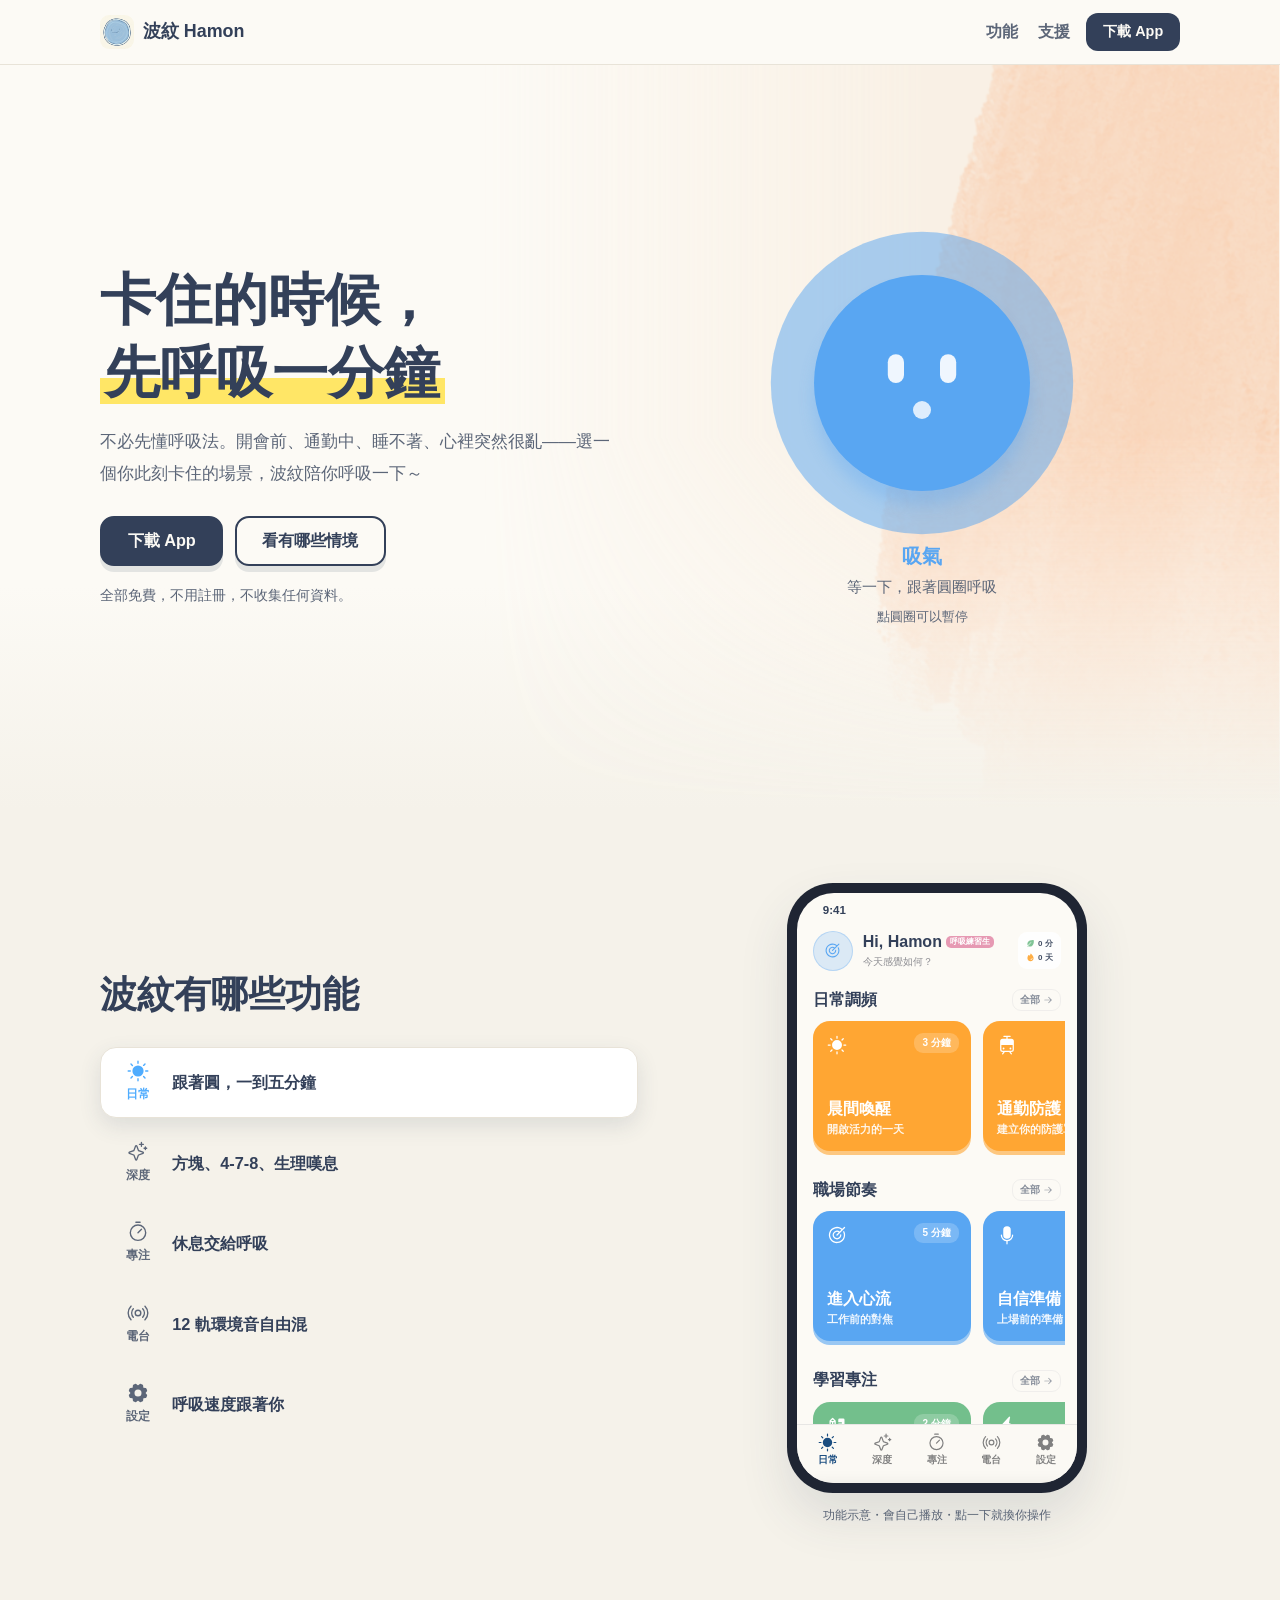
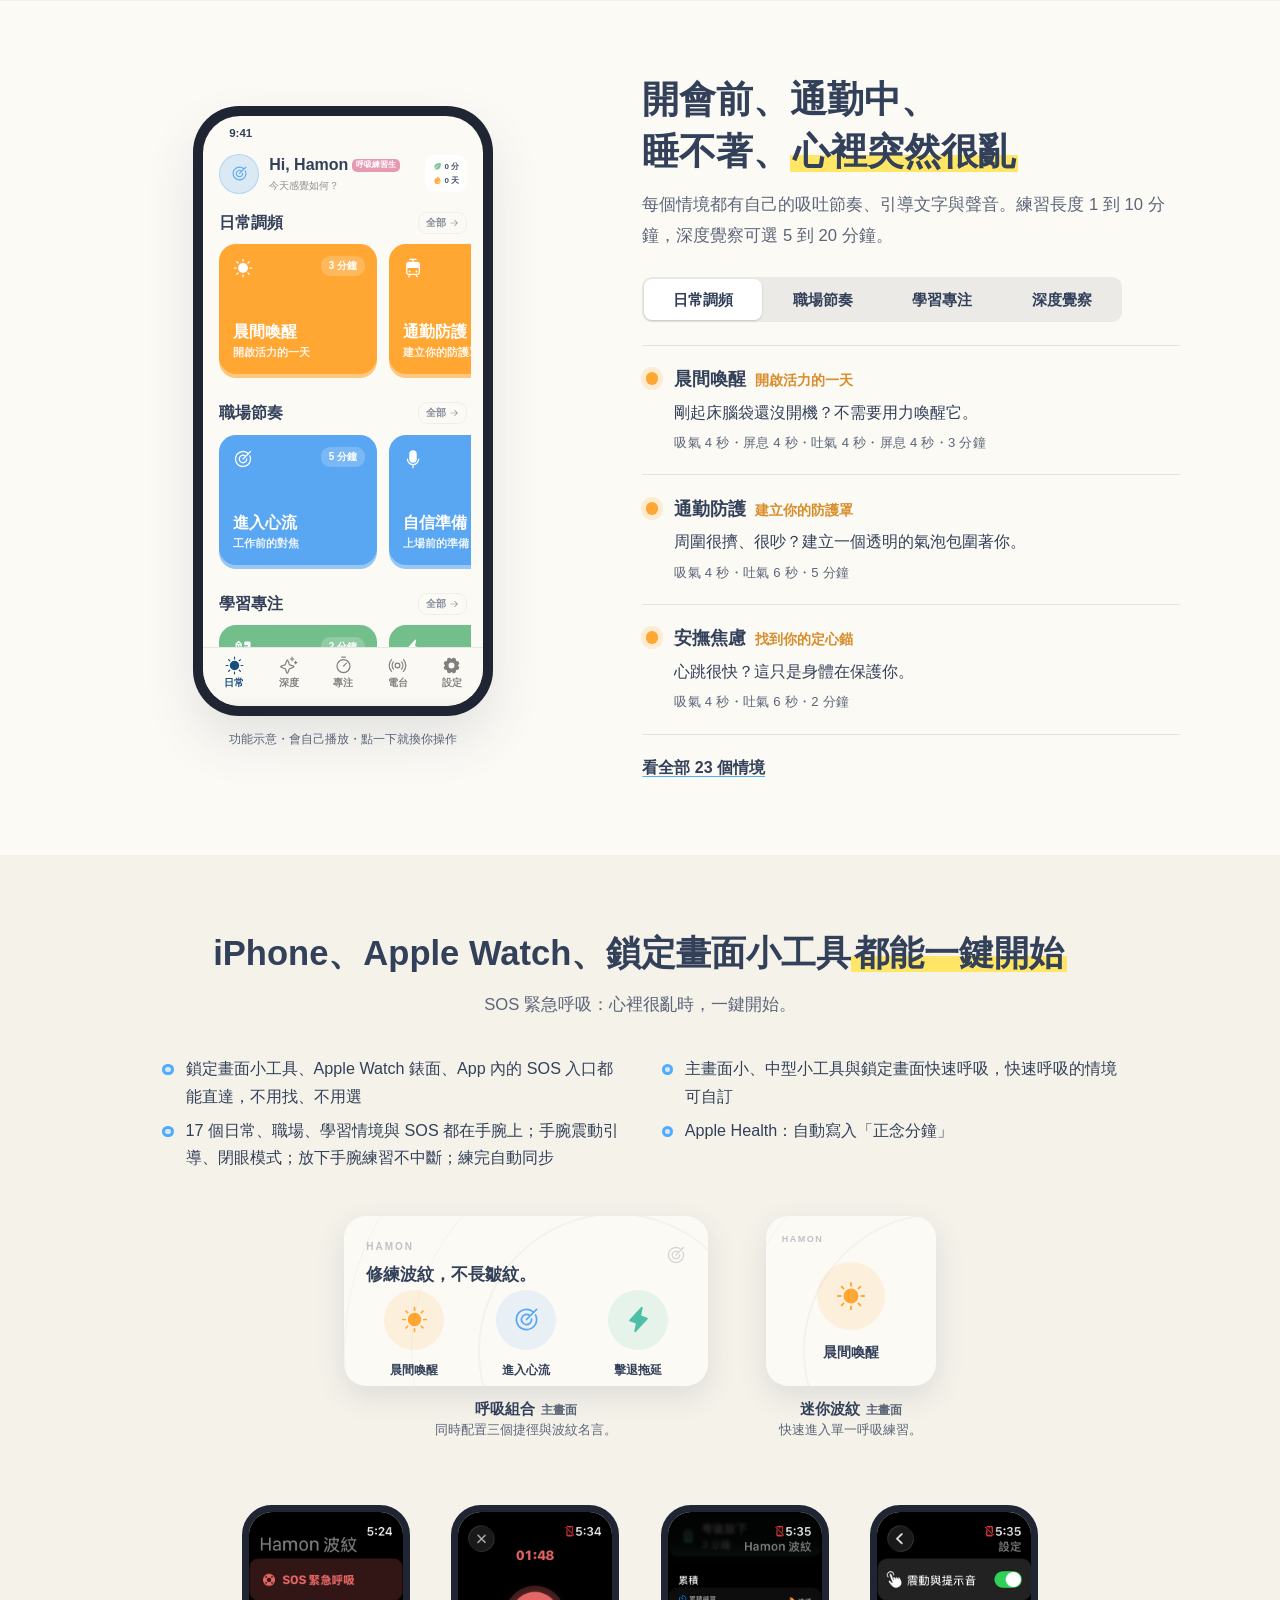
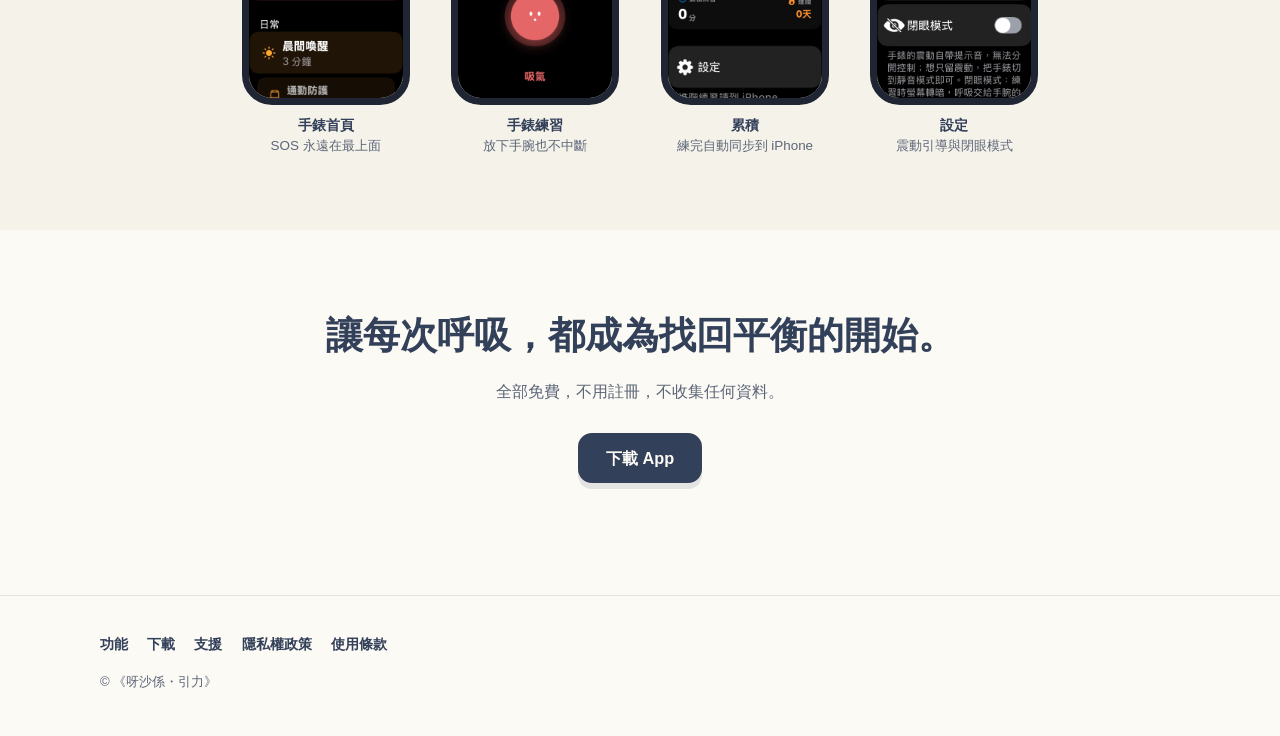
<file: index.html>
<!doctype html>
<html lang="zh-Hant-TW">
<head>
<meta charset="utf-8">
<meta name="viewport" content="width=device-width, initial-scale=1">
<title>波紋 Hamon</title>
<link rel="canonical" href="https://tonyonier99.github.io/hamon-site/">
<meta name="description" content="波紋 Hamon：呼吸與放鬆。波紋 Hamon 是為想在繁忙日常裡找回「慢節奏」的人做的小工具。不必先懂什麼是 4-7-8 或方塊呼吸，只要選出你此刻卡住的場景——開會前、通勤中、睡不著、心裡突然很亂——波紋替你選好節奏，陪你呼吸一到五分鐘。">
<meta name="color-scheme" content="light">
<meta property="og:title" content="波紋 Hamon">
<meta property="og:description" content="波紋 Hamon：呼吸與放鬆。波紋 Hamon 是為想在繁忙日常裡找回「慢節奏」的人做的小工具。不必先懂什麼是 4-7-8 或方塊呼吸，只要選出你此刻卡住的場景——開會前、通勤中、睡不著、心裡突然很亂——波紋替你選好節奏，陪你呼吸一到五分鐘。">
<meta property="og:image" content="https://tonyonier99.github.io/hamon-site/assets/icon-512.png">
<link rel="icon" type="image/png" sizes="32x32" href="assets/favicon-32.png">
<link rel="icon" type="image/png" sizes="48x48" href="assets/favicon-48.png">
<link rel="icon" type="image/png" sizes="180x180" href="assets/favicon-180.png">
<link rel="apple-touch-icon" href="assets/icon-180.png">
<link rel="stylesheet" href="assets/site.css?v=611fb10f3a">
</head>
<body>
<script>document.documentElement.classList.add('js')</script>
<a class="skip" href="#main">跳到主要內容</a>
<header class="site"><div class="wrap"><a class="logo" href="index.html"><img src="assets/icon-64.png" alt="" width="34" height="34">波紋 Hamon</a><nav class="site-nav" aria-label="主選單"><a href="features.html">功能</a><a href="support.html">支援</a></nav><a class="nav-cta" href="download.html">下載 App</a></div></header>
<main id="main">
<section class="bh-hero"><div class="sc-in bh-hero-in"><div class="sc-copy bh-copy" data-reveal><h1>卡住的時候，<br><mark>先呼吸一分鐘</mark></h1><p class="sc-lead">不必先懂呼吸法。開會前、通勤中、睡不著、心裡突然很亂——選一個你此刻卡住的場景，波紋陪你呼吸一下～</p><div class="sc-actions"><a class="sc-btn" href="download.html">下載 App</a><a class="sc-btn outline" href="#moments">看有哪些情境</a></div><p class="sc-proof">全部免費，不用註冊，不收集任何資料。</p></div><div class="bh-breath" data-breath="{&quot;t&quot;: [4, 0, 6, 0], &quot;inScale&quot;: 1.8, &quot;outScale&quot;: 1.0, &quot;glow&quot;: 1.4, &quot;face&quot;: {&quot;eyeW&quot;: 12, &quot;eyeIn&quot;: 20, &quot;eyeOut&quot;: 5, &quot;eyeGap&quot;: 24, &quot;rowGap&quot;: 8, &quot;mouthHold&quot;: [20, 4], &quot;mouthIn&quot;: [12, 12], &quot;mouthOut&quot;: [24, 8], &quot;mouthDrop&quot;: 5}, &quot;hintPause&quot;: &quot;點圓圈可以暫停&quot;, &quot;hintPlay&quot;: &quot;點圓圈開始&quot;}" style="--c:#59A6F2"><button type="button" class="bh-orb" aria-label="呼吸示範，點一下開始或暫停"><span class="bh-glow"></span><span class="bh-ball"><span class="bh-eyes"><i></i><i></i></span><span class="bh-mouth"></span></span></button><p class="bh-say" aria-live="off"><b></b>等一下，跟著圓圈呼吸</p><p class="bh-hint"></p></div></div></section>
<section class="bh-band tint"><div class="sc-in bh-tourwrap"><div><div class="bh-head" data-reveal><h2>波紋有哪些功能</h2></div><ol class="bh-steps" data-steps data-reveal aria-label="手機正在示範的步驟，點一步跳過去"><li><button type="button" aria-current="step"><span class="tab"><i class="ic ic-sun-fill" aria-hidden="true"></i>日常</span><strong>跟著圓，一到五分鐘</strong></button></li><li><button type="button"><span class="tab"><i class="ic ic-sparkle" aria-hidden="true"></i>深度</span><strong>方塊、4-7-8、生理嘆息</strong></button></li><li><button type="button"><span class="tab"><i class="ic ic-timer" aria-hidden="true"></i>專注</span><strong>休息交給呼吸</strong></button></li><li><button type="button"><span class="tab"><i class="ic ic-broadcast" aria-hidden="true"></i>電台</span><strong>12 軌環境音自由混</strong></button></li><li><button type="button"><span class="tab"><i class="ic ic-gear-fill" aria-hidden="true"></i>設定</span><strong>呼吸速度跟著你</strong></button></li></ol></div><div class="bh-tour" data-reveal><div class="sc-stage"><div class="sc-card"><div class="hp" data-app data-start="home" data-script="tour" role="group" aria-label="波紋 App 功能示意"><div class="hp-screen"><div class="hp-status">9:41</div><div class="hp-panes"><section class="hp-pane on" data-pane="home"><div class="hp-scroll"><div class="hp-head"><span class="hp-avatar"><i class="ic ic-target" aria-hidden="true"></i></span><div class="hp-hello"><div><b>Hi, Hamon</b><em class="hp-badge">呼吸練習生</em></div><span>今天感覺如何？</span></div><div class="hp-stats"><span><i class="ic ic-leaf-fill leaf" aria-hidden="true"></i>0 分</span><span><i class="ic ic-fire-fill flame" aria-hidden="true"></i>0 天</span></div></div><div class="hp-sec"><div class="hp-sec-h"><h4>日常調頻</h4><span class="hp-all">全部<i class="ic ic-arrow-right" aria-hidden="true"></i></span></div><div class="hp-cards"><button type="button" class="hp-card" data-open="morning-wake" style="--c:#FFA633"><i class="ic ic-sun-fill hp-card-ic" aria-hidden="true"></i><span class="hp-pill">3 分鐘</span><strong>晨間喚醒</strong><span class="hp-card-sub">開啟活力的一天</span></button><button type="button" class="hp-card" data-open="commute-shield" style="--c:#FFA633"><i class="ic ic-tram-fill hp-card-ic" aria-hidden="true"></i><span class="hp-pill">5 分鐘</span><strong>通勤防護</strong><span class="hp-card-sub">建立你的防護罩</span></button><button type="button" class="hp-card" data-open="calm-anxiety" style="--c:#FFA633"><i class="ic ic-shield-warning-fill hp-card-ic" aria-hidden="true"></i><span class="hp-pill">2 分鐘</span><strong>安撫焦慮</strong><span class="hp-card-sub">找到你的定心錨</span></button><button type="button" class="hp-card" data-open="return-to-calm" style="--c:#FFA633"><i class="ic ic-leaf-fill hp-card-ic" aria-hidden="true"></i><span class="hp-pill">2 分鐘</span><strong>回歸平靜</strong><span class="hp-card-sub">擁抱情緒浪潮</span></button><div class="hp-more"><i class="ic ic-arrow-right" aria-hidden="true"></i><b>更多</b></div></div></div><div class="hp-sec"><div class="hp-sec-h"><h4>職場節奏</h4><span class="hp-all">全部<i class="ic ic-arrow-right" aria-hidden="true"></i></span></div><div class="hp-cards"><button type="button" class="hp-card" data-open="enter-flow" style="--c:#59A6F2"><i class="ic ic-target hp-card-ic" aria-hidden="true"></i><span class="hp-pill">5 分鐘</span><strong>進入心流</strong><span class="hp-card-sub">工作前的對焦</span></button><button type="button" class="hp-card" data-open="confidence-prep" style="--c:#59A6F2"><i class="ic ic-microphone-fill hp-card-ic" aria-hidden="true"></i><span class="hp-pill">3 分鐘</span><strong>自信準備</strong><span class="hp-card-sub">上場前的準備</span></button><button type="button" class="hp-card" data-open="meeting-shield" style="--c:#59A6F2"><i class="ic ic-eye-slash hp-card-ic" aria-hidden="true"></i><span class="hp-pill">5 分鐘</span><strong>會議隱形</strong><span class="hp-card-sub">喧囂中找回安靜</span></button><button type="button" class="hp-card" data-open="conflict-aid" style="--c:#59A6F2"><i class="ic ic-chats-fill hp-card-ic" aria-hidden="true"></i><span class="hp-pill">2 分鐘</span><strong>面對衝突</strong><span class="hp-card-sub">情緒急救</span></button><div class="hp-more"><i class="ic ic-arrow-right" aria-hidden="true"></i><b>更多</b></div></div></div><div class="hp-sec"><div class="hp-sec-h"><h4>學習專注</h4><span class="hp-all">全部<i class="ic ic-arrow-right" aria-hidden="true"></i></span></div><div class="hp-cards"><button type="button" class="hp-card" data-open="pre-exam-calm" style="--c:#73BF8C"><i class="ic ic-pencil-ruler-fill hp-card-ic" aria-hidden="true"></i><span class="hp-pill">2 分鐘</span><strong>考前定心</strong><span class="hp-card-sub">信任你的累積</span></button><button type="button" class="hp-card" data-open="beat-procrastination" style="--c:#73BF8C"><i class="ic ic-lightning-fill hp-card-ic" aria-hidden="true"></i><span class="hp-pill">1 分鐘</span><strong>擊退拖延</strong><span class="hp-card-sub">微小的第一步</span></button><button type="button" class="hp-card" data-open="group-anxiety" style="--c:#73BF8C"><i class="ic ic-users-three-fill hp-card-ic" aria-hidden="true"></i><span class="hp-pill">2 分鐘</span><strong>分組焦慮</strong><span class="hp-card-sub">你不需要完美</span></button><button type="button" class="hp-card" data-open="desk-flow" style="--c:#73BF8C"><i class="ic ic-book-fill hp-card-ic" aria-hidden="true"></i><span class="hp-pill">5 分鐘</span><strong>書桌心流</strong><span class="hp-card-sub">建立專注結界</span></button><div class="hp-more"><i class="ic ic-arrow-right" aria-hidden="true"></i><b>更多</b></div></div></div></div></section><section class="hp-pane" data-pane="deep"><div class="hp-scroll"><div class="hp-big"><h3>深度覺察</h3><p>回歸呼吸的本質</p></div><button type="button" class="hp-common" data-act="common"><span><strong>常見呼吸法</strong><em>方塊、4-7-8、生理嘆息，點了就練</em></span><i class="ic ic-arrow-right hp-green" aria-hidden="true"></i></button><div class="hp-grp"><h5 style="--c:#9980E6"><span></span>放空與暫停</h5><button type="button" class="hp-row" data-open="blank-space" style="--c:#9980E6"><span class="hp-dotbig"><i class="ic ic-coffee-fill" aria-hidden="true"></i></span><span class="hp-row-t"><strong>留白練習</strong><em>Space for Yourself</em></span><i class="ic ic-caret-right hp-chev" aria-hidden="true"></i></button><button type="button" class="hp-row" data-open="pause-reset" style="--c:#9980E6"><span class="hp-dotbig"><i class="ic ic-pause-circle-fill" aria-hidden="true"></i></span><span class="hp-row-t"><strong>暫停與重啟</strong><em>Pause &amp; Reset</em></span><i class="ic ic-caret-right hp-chev" aria-hidden="true"></i></button></div><div class="hp-grp"><h5 style="--c:#3399B3"><span></span>回到身體</h5><button type="button" class="hp-row" data-open="sensory-anchor" style="--c:#3399B3"><span class="hp-dotbig"><i class="ic ic-eye-fill" aria-hidden="true"></i></span><span class="hp-row-t"><strong>感官定錨</strong><em>Sensory Anchor</em></span><i class="ic ic-caret-right hp-chev" aria-hidden="true"></i></button><button type="button" class="hp-row" data-open="touch-landing" style="--c:#3399B3"><span class="hp-dotbig"><i class="ic ic-tag-fill" aria-hidden="true"></i></span><span class="hp-row-t"><strong>觸覺回歸</strong><em>Touch Landing</em></span><i class="ic ic-caret-right hp-chev" aria-hidden="true"></i></button><button type="button" class="hp-row" data-open="body-scan" style="--c:#3399B3"><span class="hp-dotbig"><i class="ic ic-person-simple-walk" aria-hidden="true"></i></span><span class="hp-row-t"><strong>全身掃描</strong><em>Body Awareness</em></span><i class="ic ic-caret-right hp-chev" aria-hidden="true"></i></button></div><div class="hp-grp"><h5 style="--c:#E699B3"><span></span>看見情緒</h5><button type="button" class="hp-row" data-open="emotion-witness" style="--c:#E699B3"><span class="hp-dotbig"><i class="ic ic-heart-fill" aria-hidden="true"></i></span><span class="hp-row-t"><strong>情緒觀察員</strong><em>Emotion Witness</em></span><i class="ic ic-caret-right hp-chev" aria-hidden="true"></i></button></div></div></section><section class="hp-pane" data-pane="focus"><div class="hp-scroll hp-focus" data-state="setup"><div class="hp-focus-setup"><div class="hp-big"><h3>專注番茄</h3><p>專注一段，休息交給呼吸</p></div><div class="hp-lbl">專注多久</div><div class="hp-times"><button type="button" class="hp-time" data-focus="10"><b>10</b><small>分鐘</small><span>暖身</span></button><button type="button" class="hp-time" data-focus="15"><b>15</b><small>分鐘</small><span>短衝刺</span></button><button type="button" class="hp-time on" data-focus="25"><b>25</b><small>分鐘</small><span>標準</span></button><button type="button" class="hp-time" data-focus="50"><b>50</b><small>分鐘</small><span>深度</span></button></div><div class="hp-lbl">一輪的節奏</div><div class="hp-rhythm"><span class="on">專注</span><i class="ic ic-arrow-right hp-arrow" aria-hidden="true"></i><span>呼吸喘口氣</span></div><p class="hp-note">每段專注後呼吸一下；做滿 4 輪，第 4 輪的休息換成眼部舒緩。</p><div class="hp-line"><span class="hp-lbl">休息長度</span><div class="hp-segc"><button type="button" class="" data-break="3">3 分</button><button type="button" class="on" data-break="5">5 分</button><button type="button" class="" data-break="8">8 分</button></div></div><div class="hp-lbl">專注時的聲音</div><div class="hp-chips"><button type="button" class="hp-chip on" data-scape="">無</button><button type="button" class="hp-chip" data-scape="深夜雨聲">深夜雨聲</button><button type="button" class="hp-chip" data-scape="寧靜海洋">寧靜海洋</button><button type="button" class="hp-chip" data-scape="溫暖營火">溫暖營火</button><button type="button" class="hp-chip" data-scape="深層平靜">深層平靜</button></div><input class="hp-input" type="text" maxlength="40" placeholder="這一輪想專注什麼？（可留白）" aria-label="這一輪想專注什麼"><label class="hp-tg"><span>專注時保持螢幕亮著</span><button type="button" class="hp-sw on" data-sw="awake" aria-label="專注時保持螢幕亮著"></button></label><label class="hp-tg"><span>專注時自動變暗（夜間友善）</span><button type="button" class="hp-sw" data-sw="dim" aria-label="專注時自動變暗"></button></label><button type="button" class="hp-cta" data-act="focus-start">開始專注</button><p class="hp-note center">專注結束時，我們會用一則通知把你叫回來。</p></div><div class="hp-focus-run"><span class="hp-acc">專注中</span><p class="hp-intent"></p><div class="hp-ring"><svg viewBox="0 0 120 120" aria-hidden="true"><circle cx="60" cy="60" r="54"/><circle class="arc" cx="60" cy="60" r="54"/></svg><b class="hp-clock">25:00</b></div><span class="hp-acc hp-paused">已暫停</span><div class="hp-rdots"><i></i><i></i><i></i><i></i></div><div class="hp-btns"><button type="button" class="hp-soft" data-act="focus-pause"><i class="ic ic-pause-fill" aria-hidden="true"></i><span>暫停</span></button><button type="button" class="hp-ghost" data-act="focus-end">提前結束</button></div></div><div class="hp-focus-done"><h3>辛苦了</h3><p>今天完成 0 輪專注，<br>中間都有好好喘口氣。</p><button type="button" class="hp-cta" data-act="focus-reset">完成</button></div></div></section><section class="hp-pane" data-pane="radio"><div class="hp-scroll"><div class="hp-big hp-radio-h"><h3>環境電台</h3><div class="hp-rbtns"><button type="button" class="hp-rb bg on" data-act="bgplay"><i class="ic ic-play-circle-fill on-ic" aria-hidden="true"></i><i class="ic ic-pause-circle-fill off-ic" aria-hidden="true"></i>背景</button><button type="button" class="hp-rb zero" data-act="zero"><i class="ic ic-stop-circle-fill" aria-hidden="true"></i>歸零</button></div></div><p class="hp-note">打造你的專屬專注空間</p><div class="hp-lbl">一鍵情境</div><div class="hp-chips"><button type="button" class="hp-preset" data-preset="0"><i class="ic ic-coffee-fill" aria-hidden="true"></i>雨夜咖啡館</button><button type="button" class="hp-preset" data-preset="1"><i class="ic ic-moon-fill" aria-hidden="true"></i>海邊入睡</button><button type="button" class="hp-preset" data-preset="2"><i class="ic ic-sun-horizon-fill" aria-hidden="true"></i>森林晨光</button><button type="button" class="hp-preset" data-preset="3"><i class="ic ic-waveform" aria-hidden="true"></i>專注白噪</button><button type="button" class="hp-preset" data-preset="4"><i class="ic ic-fire-fill" aria-hidden="true"></i>爐火夜晚</button></div><h5 class="hp-mixh">環境場景</h5><div class="hp-mixgrid"><div class="hp-mix" data-track="birds"><div class="hp-mix-top"><span class="hp-mix-ic"><i class="ic ic-bird-fill" aria-hidden="true"></i></span><strong>晨間鳥鳴</strong></div><div class="hp-vol"><i class="ic ic-speaker-none-fill hp-spk" aria-hidden="true"></i><small></small><input type="range" min="0" max="100" value="0" aria-label="晨間鳥鳴 音量"></div></div><div class="hp-mix" data-track="rain"><div class="hp-mix-top"><span class="hp-mix-ic"><i class="ic ic-umbrella-fill" aria-hidden="true"></i></span><strong>深夜雨聲</strong></div><div class="hp-vol"><i class="ic ic-speaker-none-fill hp-spk" aria-hidden="true"></i><small></small><input type="range" min="0" max="100" value="0" aria-label="深夜雨聲 音量"></div></div><div class="hp-mix" data-track="ocean"><div class="hp-mix-top"><span class="hp-mix-ic"><i class="ic ic-waves" aria-hidden="true"></i></span><strong>寧靜海洋</strong></div><div class="hp-vol"><i class="ic ic-speaker-none-fill hp-spk" aria-hidden="true"></i><small></small><input type="range" min="0" max="100" value="0" aria-label="寧靜海洋 音量"></div></div><div class="hp-mix" data-track="night"><div class="hp-mix-top"><span class="hp-mix-ic"><i class="ic ic-moon-stars-fill" aria-hidden="true"></i></span><strong>夏夜晚風</strong></div><div class="hp-vol"><i class="ic ic-speaker-none-fill hp-spk" aria-hidden="true"></i><small></small><input type="range" min="0" max="100" value="0" aria-label="夏夜晚風 音量"></div></div><div class="hp-mix" data-track="sci-fi-ambience-soothing-spaceship-engine-sound-loop"><div class="hp-mix-top"><span class="hp-mix-ic"><i class="ic ic-sparkle" aria-hidden="true"></i></span><strong>太空引擎</strong></div><div class="hp-vol"><i class="ic ic-speaker-none-fill hp-spk" aria-hidden="true"></i><small></small><input type="range" min="0" max="100" value="0" aria-label="太空引擎 音量"></div></div><div class="hp-mix" data-track="fireplace"><div class="hp-mix-top"><span class="hp-mix-ic"><i class="ic ic-fire-fill" aria-hidden="true"></i></span><strong>營火</strong></div><div class="hp-vol"><i class="ic ic-speaker-none-fill hp-spk" aria-hidden="true"></i><small></small><input type="range" min="0" max="100" value="0" aria-label="營火 音量"></div></div><div class="hp-mix" data-track="cafe"><div class="hp-mix-top"><span class="hp-mix-ic"><i class="ic ic-coffee-fill" aria-hidden="true"></i></span><strong>咖啡廳</strong></div><div class="hp-vol"><i class="ic ic-speaker-none-fill hp-spk" aria-hidden="true"></i><small></small><input type="range" min="0" max="100" value="0" aria-label="咖啡廳 音量"></div></div><div class="hp-mix" data-track="wind"><div class="hp-mix-top"><span class="hp-mix-ic"><i class="ic ic-wind" aria-hidden="true"></i></span><strong>狂風</strong></div><div class="hp-vol"><i class="ic ic-speaker-none-fill hp-spk" aria-hidden="true"></i><small></small><input type="range" min="0" max="100" value="0" aria-label="狂風 音量"></div></div><div class="hp-mix" data-track="old-vinyl-record-crackle"><div class="hp-mix-top"><span class="hp-mix-ic"><i class="ic ic-disc-fill" aria-hidden="true"></i></span><strong>黑膠唱片</strong></div><div class="hp-vol"><i class="ic ic-speaker-none-fill hp-spk" aria-hidden="true"></i><small></small><input type="range" min="0" max="100" value="0" aria-label="黑膠唱片 音量"></div></div></div><h5 class="hp-mixh">純淨頻率</h5><div class="hp-mixgrid"><div class="hp-mix" data-track="soothing-deep-noise"><div class="hp-mix-top"><span class="hp-mix-ic"><i class="ic ic-heartbeat" aria-hidden="true"></i></span><strong>深層平靜</strong></div><div class="hp-vol"><i class="ic ic-speaker-none-fill hp-spk" aria-hidden="true"></i><small></small><input type="range" min="0" max="100" value="0" aria-label="深層平靜 音量"></div></div><div class="hp-mix" data-track="soft-soothing-deep-white-noise"><div class="hp-mix-top"><span class="hp-mix-ic"><i class="ic ic-waveform" aria-hidden="true"></i></span><strong>柔和白噪</strong></div><div class="hp-vol"><i class="ic ic-speaker-none-fill hp-spk" aria-hidden="true"></i><small></small><input type="range" min="0" max="100" value="0" aria-label="柔和白噪 音量"></div></div></div><h5 class="hp-mixh">氛圍音樂</h5><div class="hp-mixgrid"><div class="hp-mix" data-track="white-noise"><div class="hp-mix-top"><span class="hp-mix-ic"><i class="ic ic-headphones" aria-hidden="true"></i></span><strong>深潛</strong></div><div class="hp-vol"><i class="ic ic-speaker-none-fill hp-spk" aria-hidden="true"></i><small></small><input type="range" min="0" max="100" value="0" aria-label="深潛 音量"></div></div></div></div></section><section class="hp-pane" data-pane="settings"><div class="hp-scroll"><div class="hp-profile"><span class="hp-avatar big"><i class="ic ic-target" aria-hidden="true"></i><span class="hp-cam"><i class="ic ic-camera-fill" aria-hidden="true"></i></span></span><b>點擊輸入你的名字</b><em class="hp-badge">呼吸練習生<i class="ic ic-info" aria-hidden="true"></i></em></div><div class="hp-statbox"><div style="--c:#73BF8C"><i class="ic ic-leaf-fill" aria-hidden="true"></i><b>0 分</b><small>平靜存款</small></div><div style="--c:#FFA633"><i class="ic ic-fire-fill" aria-hidden="true"></i><b>0 天</b><small>連續練習</small></div></div><div class="hp-lbl">偏好設定</div><div class="hp-group"><div class="hp-set"><span class="hp-li" style="--c:#FFA633"><i class="ic ic-bell-fill" aria-hidden="true"></i><span>每日提醒</span></span><button type="button" class="hp-sw" data-sw="reminder" aria-label="每日提醒"></button></div><div class="hp-set"><span class="hp-li" style="--c:#59A6F2"><i class="ic ic-heartbeat" aria-hidden="true"></i><span>環境氛圍</span></span><button type="button" class="hp-sw on" data-sw="ambient" aria-label="環境氛圍"></button></div><div class="hp-set"><span class="hp-li" style="--c:#3399B3"><i class="ic ic-speaker-high-fill" aria-hidden="true"></i><span>呼吸提示音</span></span><button type="button" class="hp-sw on" data-sw="sound" aria-label="呼吸提示音"></button></div><div class="hp-set"><span class="hp-li" style="--c:#9980E6"><i class="ic ic-vibrate" aria-hidden="true"></i><span>震動回饋</span></span><button type="button" class="hp-sw on" data-sw="haptics" aria-label="震動回饋"></button></div><div class="hp-set col"><span class="hp-li" style="--c:#FFA633"><i class="ic ic-gauge" aria-hidden="true"></i><span>呼吸速度</span></span><div class="hp-segc" data-pace-seg><button type="button" data-pace="fast">快</button><button type="button" class="on" data-pace="medium">中</button><button type="button" data-pace="slow">慢</button><button type="button" data-pace="custom">自己的</button></div></div><div class="hp-set"><span class="hp-li" style="--c:#E66666"><i class="ic ic-heart-fill" aria-hidden="true"></i><span>連接 Apple Health</span></span><i class="ic ic-caret-right hp-chev" aria-hidden="true"></i></div></div><div class="hp-lbl">支援與關於</div><div class="hp-group"><div class="hp-set"><span class="hp-li" style="--c:#73BF8C"><i class="ic ic-hand-heart-fill" aria-hidden="true"></i><span>需要更多支持</span></span><i class="ic ic-caret-right hp-chev" aria-hidden="true"></i></div><div class="hp-set"><span class="hp-li" style="--c:#E699B3"><i class="ic ic-coffee-fill" aria-hidden="true"></i><span>請我喝杯咖啡</span></span><i class="ic ic-heart-fill hp-chev" aria-hidden="true"></i></div><div class="hp-set"><span class="hp-li" style="--c:#59A6F2"><i class="ic ic-chats-fill" aria-hidden="true"></i><span>提供回饋</span></span><i class="ic ic-envelope hp-chev" aria-hidden="true"></i></div><div class="hp-set"><span class="hp-li" style="--c:#59A6F2"><i class="ic ic-hand-palm-fill" aria-hidden="true"></i><span>隱私權政策</span></span><i class="ic ic-arrow-up-right hp-chev" aria-hidden="true"></i></div><div class="hp-set"><span class="hp-li" style="--c:#59A6F2"><i class="ic ic-hammer-fill" aria-hidden="true"></i><span>開發者：《呀沙係・引力》</span></span><i class="ic ic-arrow-up-right hp-chev" aria-hidden="true"></i></div></div><p class="hp-note center">Audio Resources Provided by<br>Pixabay &amp; Brad Traversy</p></div></section></div><nav class="hp-tabs"><button type="button" data-tab="home" class="on"><i class="ic ic-sun-fill" aria-hidden="true"></i><span>日常</span></button><button type="button" data-tab="deep" class=""><i class="ic ic-sparkle" aria-hidden="true"></i><span>深度</span></button><button type="button" data-tab="focus" class=""><i class="ic ic-timer" aria-hidden="true"></i><span>專注</span></button><button type="button" data-tab="radio" class=""><i class="ic ic-broadcast" aria-hidden="true"></i><span>電台</span></button><button type="button" data-tab="settings" class=""><i class="ic ic-gear-fill" aria-hidden="true"></i><span>設定</span></button></nav><div class="hp-layer hp-sheet" data-layer="common"><div class="hp-scroll"><button type="button" class="hp-x" data-act="close-common" aria-label="關閉"><i class="ic ic-x" aria-hidden="true"></i></button><div class="hp-big"><h3>常見呼吸法</h3><p>選一個，直接開始</p></div><button type="button" class="hp-row" data-common="0" style="--c:var(--hp-green)"><span class="hp-dotbig"><i class="ic ic-wind" aria-hidden="true"></i></span><span class="hp-row-t"><strong>平穩呼吸 4-6</strong><small>吐氣比吸氣長，身體會慢慢鬆下來。隨時可用的基本款</small><em>吸氣 4 秒 · 吐氣 6 秒 · 3 分鐘</em></span><i class="ic ic-caret-right hp-chev" aria-hidden="true"></i></button><button type="button" class="hp-row" data-common="1" style="--c:var(--hp-green)"><span class="hp-dotbig"><i class="ic ic-square" aria-hidden="true"></i></span><span class="hp-row-t"><strong>方塊呼吸 4-4-4-4</strong><small>四邊等長，把注意力拉回來。上台、開會前用</small><em>吸氣 4 秒 · 停留 4 秒 · 吐氣 4 秒 · 停留 4 秒 · 3 分鐘</em></span><i class="ic ic-caret-right hp-chev" aria-hidden="true"></i></button><button type="button" class="hp-row" data-common="2" style="--c:var(--hp-green)"><span class="hp-dotbig"><i class="ic ic-moon" aria-hidden="true"></i></span><span class="hp-row-t"><strong>4-7-8 放鬆呼吸</strong><small>長停留、長吐氣，心跳快或睡前用</small><em>吸氣 4 秒 · 停留 7 秒 · 吐氣 8 秒 · 1 分鐘</em><small>屏息較長，初學做 4 輪就好</small></span><i class="ic ic-caret-right hp-chev" aria-hidden="true"></i></button><button type="button" class="hp-row" data-common="3" style="--c:var(--hp-green)"><span class="hp-dotbig"></span><span class="hp-row-t"><strong>生理嘆息（雙吸長吐）</strong><small>兩口吸把肺撐開、一口長吐。最快讓自己緩下來的方法</small><em>吸氣 2 秒 · 吸氣 1 秒 · 吐氣 6 秒 · 2 分鐘</em></span><i class="ic ic-caret-right hp-chev" aria-hidden="true"></i></button></div></div><div class="hp-layer hp-cover" data-layer="detail"></div><div class="hp-layer hp-cover" data-layer="session"></div></div></div><p class="sc-note">功能示意・會自己播放・點一下就換你操作</p></div></div></div></div></section>
<section class="bh-band" id="moments"><div class="sc-in bh-moment"><div class="bh-mphone" data-reveal><div class="sc-stage"><div class="sc-card"><div class="hp" data-app data-start="home" data-script="scenarios" role="group" aria-label="波紋 App 功能示意"><div class="hp-screen"><div class="hp-status">9:41</div><div class="hp-panes"><section class="hp-pane on" data-pane="home"><div class="hp-scroll"><div class="hp-head"><span class="hp-avatar"><i class="ic ic-target" aria-hidden="true"></i></span><div class="hp-hello"><div><b>Hi, Hamon</b><em class="hp-badge">呼吸練習生</em></div><span>今天感覺如何？</span></div><div class="hp-stats"><span><i class="ic ic-leaf-fill leaf" aria-hidden="true"></i>0 分</span><span><i class="ic ic-fire-fill flame" aria-hidden="true"></i>0 天</span></div></div><div class="hp-sec"><div class="hp-sec-h"><h4>日常調頻</h4><span class="hp-all">全部<i class="ic ic-arrow-right" aria-hidden="true"></i></span></div><div class="hp-cards"><button type="button" class="hp-card" data-open="morning-wake" style="--c:#FFA633"><i class="ic ic-sun-fill hp-card-ic" aria-hidden="true"></i><span class="hp-pill">3 分鐘</span><strong>晨間喚醒</strong><span class="hp-card-sub">開啟活力的一天</span></button><button type="button" class="hp-card" data-open="commute-shield" style="--c:#FFA633"><i class="ic ic-tram-fill hp-card-ic" aria-hidden="true"></i><span class="hp-pill">5 分鐘</span><strong>通勤防護</strong><span class="hp-card-sub">建立你的防護罩</span></button><button type="button" class="hp-card" data-open="calm-anxiety" style="--c:#FFA633"><i class="ic ic-shield-warning-fill hp-card-ic" aria-hidden="true"></i><span class="hp-pill">2 分鐘</span><strong>安撫焦慮</strong><span class="hp-card-sub">找到你的定心錨</span></button><button type="button" class="hp-card" data-open="return-to-calm" style="--c:#FFA633"><i class="ic ic-leaf-fill hp-card-ic" aria-hidden="true"></i><span class="hp-pill">2 分鐘</span><strong>回歸平靜</strong><span class="hp-card-sub">擁抱情緒浪潮</span></button><div class="hp-more"><i class="ic ic-arrow-right" aria-hidden="true"></i><b>更多</b></div></div></div><div class="hp-sec"><div class="hp-sec-h"><h4>職場節奏</h4><span class="hp-all">全部<i class="ic ic-arrow-right" aria-hidden="true"></i></span></div><div class="hp-cards"><button type="button" class="hp-card" data-open="enter-flow" style="--c:#59A6F2"><i class="ic ic-target hp-card-ic" aria-hidden="true"></i><span class="hp-pill">5 分鐘</span><strong>進入心流</strong><span class="hp-card-sub">工作前的對焦</span></button><button type="button" class="hp-card" data-open="confidence-prep" style="--c:#59A6F2"><i class="ic ic-microphone-fill hp-card-ic" aria-hidden="true"></i><span class="hp-pill">3 分鐘</span><strong>自信準備</strong><span class="hp-card-sub">上場前的準備</span></button><button type="button" class="hp-card" data-open="meeting-shield" style="--c:#59A6F2"><i class="ic ic-eye-slash hp-card-ic" aria-hidden="true"></i><span class="hp-pill">5 分鐘</span><strong>會議隱形</strong><span class="hp-card-sub">喧囂中找回安靜</span></button><button type="button" class="hp-card" data-open="conflict-aid" style="--c:#59A6F2"><i class="ic ic-chats-fill hp-card-ic" aria-hidden="true"></i><span class="hp-pill">2 分鐘</span><strong>面對衝突</strong><span class="hp-card-sub">情緒急救</span></button><div class="hp-more"><i class="ic ic-arrow-right" aria-hidden="true"></i><b>更多</b></div></div></div><div class="hp-sec"><div class="hp-sec-h"><h4>學習專注</h4><span class="hp-all">全部<i class="ic ic-arrow-right" aria-hidden="true"></i></span></div><div class="hp-cards"><button type="button" class="hp-card" data-open="pre-exam-calm" style="--c:#73BF8C"><i class="ic ic-pencil-ruler-fill hp-card-ic" aria-hidden="true"></i><span class="hp-pill">2 分鐘</span><strong>考前定心</strong><span class="hp-card-sub">信任你的累積</span></button><button type="button" class="hp-card" data-open="beat-procrastination" style="--c:#73BF8C"><i class="ic ic-lightning-fill hp-card-ic" aria-hidden="true"></i><span class="hp-pill">1 分鐘</span><strong>擊退拖延</strong><span class="hp-card-sub">微小的第一步</span></button><button type="button" class="hp-card" data-open="group-anxiety" style="--c:#73BF8C"><i class="ic ic-users-three-fill hp-card-ic" aria-hidden="true"></i><span class="hp-pill">2 分鐘</span><strong>分組焦慮</strong><span class="hp-card-sub">你不需要完美</span></button><button type="button" class="hp-card" data-open="desk-flow" style="--c:#73BF8C"><i class="ic ic-book-fill hp-card-ic" aria-hidden="true"></i><span class="hp-pill">5 分鐘</span><strong>書桌心流</strong><span class="hp-card-sub">建立專注結界</span></button><div class="hp-more"><i class="ic ic-arrow-right" aria-hidden="true"></i><b>更多</b></div></div></div></div></section><section class="hp-pane" data-pane="deep"><div class="hp-scroll"><div class="hp-big"><h3>深度覺察</h3><p>回歸呼吸的本質</p></div><button type="button" class="hp-common" data-act="common"><span><strong>常見呼吸法</strong><em>方塊、4-7-8、生理嘆息，點了就練</em></span><i class="ic ic-arrow-right hp-green" aria-hidden="true"></i></button><div class="hp-grp"><h5 style="--c:#9980E6"><span></span>放空與暫停</h5><button type="button" class="hp-row" data-open="blank-space" style="--c:#9980E6"><span class="hp-dotbig"><i class="ic ic-coffee-fill" aria-hidden="true"></i></span><span class="hp-row-t"><strong>留白練習</strong><em>Space for Yourself</em></span><i class="ic ic-caret-right hp-chev" aria-hidden="true"></i></button><button type="button" class="hp-row" data-open="pause-reset" style="--c:#9980E6"><span class="hp-dotbig"><i class="ic ic-pause-circle-fill" aria-hidden="true"></i></span><span class="hp-row-t"><strong>暫停與重啟</strong><em>Pause &amp; Reset</em></span><i class="ic ic-caret-right hp-chev" aria-hidden="true"></i></button></div><div class="hp-grp"><h5 style="--c:#3399B3"><span></span>回到身體</h5><button type="button" class="hp-row" data-open="sensory-anchor" style="--c:#3399B3"><span class="hp-dotbig"><i class="ic ic-eye-fill" aria-hidden="true"></i></span><span class="hp-row-t"><strong>感官定錨</strong><em>Sensory Anchor</em></span><i class="ic ic-caret-right hp-chev" aria-hidden="true"></i></button><button type="button" class="hp-row" data-open="touch-landing" style="--c:#3399B3"><span class="hp-dotbig"><i class="ic ic-tag-fill" aria-hidden="true"></i></span><span class="hp-row-t"><strong>觸覺回歸</strong><em>Touch Landing</em></span><i class="ic ic-caret-right hp-chev" aria-hidden="true"></i></button><button type="button" class="hp-row" data-open="body-scan" style="--c:#3399B3"><span class="hp-dotbig"><i class="ic ic-person-simple-walk" aria-hidden="true"></i></span><span class="hp-row-t"><strong>全身掃描</strong><em>Body Awareness</em></span><i class="ic ic-caret-right hp-chev" aria-hidden="true"></i></button></div><div class="hp-grp"><h5 style="--c:#E699B3"><span></span>看見情緒</h5><button type="button" class="hp-row" data-open="emotion-witness" style="--c:#E699B3"><span class="hp-dotbig"><i class="ic ic-heart-fill" aria-hidden="true"></i></span><span class="hp-row-t"><strong>情緒觀察員</strong><em>Emotion Witness</em></span><i class="ic ic-caret-right hp-chev" aria-hidden="true"></i></button></div></div></section><section class="hp-pane" data-pane="focus"><div class="hp-scroll hp-focus" data-state="setup"><div class="hp-focus-setup"><div class="hp-big"><h3>專注番茄</h3><p>專注一段，休息交給呼吸</p></div><div class="hp-lbl">專注多久</div><div class="hp-times"><button type="button" class="hp-time" data-focus="10"><b>10</b><small>分鐘</small><span>暖身</span></button><button type="button" class="hp-time" data-focus="15"><b>15</b><small>分鐘</small><span>短衝刺</span></button><button type="button" class="hp-time on" data-focus="25"><b>25</b><small>分鐘</small><span>標準</span></button><button type="button" class="hp-time" data-focus="50"><b>50</b><small>分鐘</small><span>深度</span></button></div><div class="hp-lbl">一輪的節奏</div><div class="hp-rhythm"><span class="on">專注</span><i class="ic ic-arrow-right hp-arrow" aria-hidden="true"></i><span>呼吸喘口氣</span></div><p class="hp-note">每段專注後呼吸一下；做滿 4 輪，第 4 輪的休息換成眼部舒緩。</p><div class="hp-line"><span class="hp-lbl">休息長度</span><div class="hp-segc"><button type="button" class="" data-break="3">3 分</button><button type="button" class="on" data-break="5">5 分</button><button type="button" class="" data-break="8">8 分</button></div></div><div class="hp-lbl">專注時的聲音</div><div class="hp-chips"><button type="button" class="hp-chip on" data-scape="">無</button><button type="button" class="hp-chip" data-scape="深夜雨聲">深夜雨聲</button><button type="button" class="hp-chip" data-scape="寧靜海洋">寧靜海洋</button><button type="button" class="hp-chip" data-scape="溫暖營火">溫暖營火</button><button type="button" class="hp-chip" data-scape="深層平靜">深層平靜</button></div><input class="hp-input" type="text" maxlength="40" placeholder="這一輪想專注什麼？（可留白）" aria-label="這一輪想專注什麼"><label class="hp-tg"><span>專注時保持螢幕亮著</span><button type="button" class="hp-sw on" data-sw="awake" aria-label="專注時保持螢幕亮著"></button></label><label class="hp-tg"><span>專注時自動變暗（夜間友善）</span><button type="button" class="hp-sw" data-sw="dim" aria-label="專注時自動變暗"></button></label><button type="button" class="hp-cta" data-act="focus-start">開始專注</button><p class="hp-note center">專注結束時，我們會用一則通知把你叫回來。</p></div><div class="hp-focus-run"><span class="hp-acc">專注中</span><p class="hp-intent"></p><div class="hp-ring"><svg viewBox="0 0 120 120" aria-hidden="true"><circle cx="60" cy="60" r="54"/><circle class="arc" cx="60" cy="60" r="54"/></svg><b class="hp-clock">25:00</b></div><span class="hp-acc hp-paused">已暫停</span><div class="hp-rdots"><i></i><i></i><i></i><i></i></div><div class="hp-btns"><button type="button" class="hp-soft" data-act="focus-pause"><i class="ic ic-pause-fill" aria-hidden="true"></i><span>暫停</span></button><button type="button" class="hp-ghost" data-act="focus-end">提前結束</button></div></div><div class="hp-focus-done"><h3>辛苦了</h3><p>今天完成 0 輪專注，<br>中間都有好好喘口氣。</p><button type="button" class="hp-cta" data-act="focus-reset">完成</button></div></div></section><section class="hp-pane" data-pane="radio"><div class="hp-scroll"><div class="hp-big hp-radio-h"><h3>環境電台</h3><div class="hp-rbtns"><button type="button" class="hp-rb bg on" data-act="bgplay"><i class="ic ic-play-circle-fill on-ic" aria-hidden="true"></i><i class="ic ic-pause-circle-fill off-ic" aria-hidden="true"></i>背景</button><button type="button" class="hp-rb zero" data-act="zero"><i class="ic ic-stop-circle-fill" aria-hidden="true"></i>歸零</button></div></div><p class="hp-note">打造你的專屬專注空間</p><div class="hp-lbl">一鍵情境</div><div class="hp-chips"><button type="button" class="hp-preset" data-preset="0"><i class="ic ic-coffee-fill" aria-hidden="true"></i>雨夜咖啡館</button><button type="button" class="hp-preset" data-preset="1"><i class="ic ic-moon-fill" aria-hidden="true"></i>海邊入睡</button><button type="button" class="hp-preset" data-preset="2"><i class="ic ic-sun-horizon-fill" aria-hidden="true"></i>森林晨光</button><button type="button" class="hp-preset" data-preset="3"><i class="ic ic-waveform" aria-hidden="true"></i>專注白噪</button><button type="button" class="hp-preset" data-preset="4"><i class="ic ic-fire-fill" aria-hidden="true"></i>爐火夜晚</button></div><h5 class="hp-mixh">環境場景</h5><div class="hp-mixgrid"><div class="hp-mix" data-track="birds"><div class="hp-mix-top"><span class="hp-mix-ic"><i class="ic ic-bird-fill" aria-hidden="true"></i></span><strong>晨間鳥鳴</strong></div><div class="hp-vol"><i class="ic ic-speaker-none-fill hp-spk" aria-hidden="true"></i><small></small><input type="range" min="0" max="100" value="0" aria-label="晨間鳥鳴 音量"></div></div><div class="hp-mix" data-track="rain"><div class="hp-mix-top"><span class="hp-mix-ic"><i class="ic ic-umbrella-fill" aria-hidden="true"></i></span><strong>深夜雨聲</strong></div><div class="hp-vol"><i class="ic ic-speaker-none-fill hp-spk" aria-hidden="true"></i><small></small><input type="range" min="0" max="100" value="0" aria-label="深夜雨聲 音量"></div></div><div class="hp-mix" data-track="ocean"><div class="hp-mix-top"><span class="hp-mix-ic"><i class="ic ic-waves" aria-hidden="true"></i></span><strong>寧靜海洋</strong></div><div class="hp-vol"><i class="ic ic-speaker-none-fill hp-spk" aria-hidden="true"></i><small></small><input type="range" min="0" max="100" value="0" aria-label="寧靜海洋 音量"></div></div><div class="hp-mix" data-track="night"><div class="hp-mix-top"><span class="hp-mix-ic"><i class="ic ic-moon-stars-fill" aria-hidden="true"></i></span><strong>夏夜晚風</strong></div><div class="hp-vol"><i class="ic ic-speaker-none-fill hp-spk" aria-hidden="true"></i><small></small><input type="range" min="0" max="100" value="0" aria-label="夏夜晚風 音量"></div></div><div class="hp-mix" data-track="sci-fi-ambience-soothing-spaceship-engine-sound-loop"><div class="hp-mix-top"><span class="hp-mix-ic"><i class="ic ic-sparkle" aria-hidden="true"></i></span><strong>太空引擎</strong></div><div class="hp-vol"><i class="ic ic-speaker-none-fill hp-spk" aria-hidden="true"></i><small></small><input type="range" min="0" max="100" value="0" aria-label="太空引擎 音量"></div></div><div class="hp-mix" data-track="fireplace"><div class="hp-mix-top"><span class="hp-mix-ic"><i class="ic ic-fire-fill" aria-hidden="true"></i></span><strong>營火</strong></div><div class="hp-vol"><i class="ic ic-speaker-none-fill hp-spk" aria-hidden="true"></i><small></small><input type="range" min="0" max="100" value="0" aria-label="營火 音量"></div></div><div class="hp-mix" data-track="cafe"><div class="hp-mix-top"><span class="hp-mix-ic"><i class="ic ic-coffee-fill" aria-hidden="true"></i></span><strong>咖啡廳</strong></div><div class="hp-vol"><i class="ic ic-speaker-none-fill hp-spk" aria-hidden="true"></i><small></small><input type="range" min="0" max="100" value="0" aria-label="咖啡廳 音量"></div></div><div class="hp-mix" data-track="wind"><div class="hp-mix-top"><span class="hp-mix-ic"><i class="ic ic-wind" aria-hidden="true"></i></span><strong>狂風</strong></div><div class="hp-vol"><i class="ic ic-speaker-none-fill hp-spk" aria-hidden="true"></i><small></small><input type="range" min="0" max="100" value="0" aria-label="狂風 音量"></div></div><div class="hp-mix" data-track="old-vinyl-record-crackle"><div class="hp-mix-top"><span class="hp-mix-ic"><i class="ic ic-disc-fill" aria-hidden="true"></i></span><strong>黑膠唱片</strong></div><div class="hp-vol"><i class="ic ic-speaker-none-fill hp-spk" aria-hidden="true"></i><small></small><input type="range" min="0" max="100" value="0" aria-label="黑膠唱片 音量"></div></div></div><h5 class="hp-mixh">純淨頻率</h5><div class="hp-mixgrid"><div class="hp-mix" data-track="soothing-deep-noise"><div class="hp-mix-top"><span class="hp-mix-ic"><i class="ic ic-heartbeat" aria-hidden="true"></i></span><strong>深層平靜</strong></div><div class="hp-vol"><i class="ic ic-speaker-none-fill hp-spk" aria-hidden="true"></i><small></small><input type="range" min="0" max="100" value="0" aria-label="深層平靜 音量"></div></div><div class="hp-mix" data-track="soft-soothing-deep-white-noise"><div class="hp-mix-top"><span class="hp-mix-ic"><i class="ic ic-waveform" aria-hidden="true"></i></span><strong>柔和白噪</strong></div><div class="hp-vol"><i class="ic ic-speaker-none-fill hp-spk" aria-hidden="true"></i><small></small><input type="range" min="0" max="100" value="0" aria-label="柔和白噪 音量"></div></div></div><h5 class="hp-mixh">氛圍音樂</h5><div class="hp-mixgrid"><div class="hp-mix" data-track="white-noise"><div class="hp-mix-top"><span class="hp-mix-ic"><i class="ic ic-headphones" aria-hidden="true"></i></span><strong>深潛</strong></div><div class="hp-vol"><i class="ic ic-speaker-none-fill hp-spk" aria-hidden="true"></i><small></small><input type="range" min="0" max="100" value="0" aria-label="深潛 音量"></div></div></div></div></section><section class="hp-pane" data-pane="settings"><div class="hp-scroll"><div class="hp-profile"><span class="hp-avatar big"><i class="ic ic-target" aria-hidden="true"></i><span class="hp-cam"><i class="ic ic-camera-fill" aria-hidden="true"></i></span></span><b>點擊輸入你的名字</b><em class="hp-badge">呼吸練習生<i class="ic ic-info" aria-hidden="true"></i></em></div><div class="hp-statbox"><div style="--c:#73BF8C"><i class="ic ic-leaf-fill" aria-hidden="true"></i><b>0 分</b><small>平靜存款</small></div><div style="--c:#FFA633"><i class="ic ic-fire-fill" aria-hidden="true"></i><b>0 天</b><small>連續練習</small></div></div><div class="hp-lbl">偏好設定</div><div class="hp-group"><div class="hp-set"><span class="hp-li" style="--c:#FFA633"><i class="ic ic-bell-fill" aria-hidden="true"></i><span>每日提醒</span></span><button type="button" class="hp-sw" data-sw="reminder" aria-label="每日提醒"></button></div><div class="hp-set"><span class="hp-li" style="--c:#59A6F2"><i class="ic ic-heartbeat" aria-hidden="true"></i><span>環境氛圍</span></span><button type="button" class="hp-sw on" data-sw="ambient" aria-label="環境氛圍"></button></div><div class="hp-set"><span class="hp-li" style="--c:#3399B3"><i class="ic ic-speaker-high-fill" aria-hidden="true"></i><span>呼吸提示音</span></span><button type="button" class="hp-sw on" data-sw="sound" aria-label="呼吸提示音"></button></div><div class="hp-set"><span class="hp-li" style="--c:#9980E6"><i class="ic ic-vibrate" aria-hidden="true"></i><span>震動回饋</span></span><button type="button" class="hp-sw on" data-sw="haptics" aria-label="震動回饋"></button></div><div class="hp-set col"><span class="hp-li" style="--c:#FFA633"><i class="ic ic-gauge" aria-hidden="true"></i><span>呼吸速度</span></span><div class="hp-segc" data-pace-seg><button type="button" data-pace="fast">快</button><button type="button" class="on" data-pace="medium">中</button><button type="button" data-pace="slow">慢</button><button type="button" data-pace="custom">自己的</button></div></div><div class="hp-set"><span class="hp-li" style="--c:#E66666"><i class="ic ic-heart-fill" aria-hidden="true"></i><span>連接 Apple Health</span></span><i class="ic ic-caret-right hp-chev" aria-hidden="true"></i></div></div><div class="hp-lbl">支援與關於</div><div class="hp-group"><div class="hp-set"><span class="hp-li" style="--c:#73BF8C"><i class="ic ic-hand-heart-fill" aria-hidden="true"></i><span>需要更多支持</span></span><i class="ic ic-caret-right hp-chev" aria-hidden="true"></i></div><div class="hp-set"><span class="hp-li" style="--c:#E699B3"><i class="ic ic-coffee-fill" aria-hidden="true"></i><span>請我喝杯咖啡</span></span><i class="ic ic-heart-fill hp-chev" aria-hidden="true"></i></div><div class="hp-set"><span class="hp-li" style="--c:#59A6F2"><i class="ic ic-chats-fill" aria-hidden="true"></i><span>提供回饋</span></span><i class="ic ic-envelope hp-chev" aria-hidden="true"></i></div><div class="hp-set"><span class="hp-li" style="--c:#59A6F2"><i class="ic ic-hand-palm-fill" aria-hidden="true"></i><span>隱私權政策</span></span><i class="ic ic-arrow-up-right hp-chev" aria-hidden="true"></i></div><div class="hp-set"><span class="hp-li" style="--c:#59A6F2"><i class="ic ic-hammer-fill" aria-hidden="true"></i><span>開發者：《呀沙係・引力》</span></span><i class="ic ic-arrow-up-right hp-chev" aria-hidden="true"></i></div></div><p class="hp-note center">Audio Resources Provided by<br>Pixabay &amp; Brad Traversy</p></div></section></div><nav class="hp-tabs"><button type="button" data-tab="home" class="on"><i class="ic ic-sun-fill" aria-hidden="true"></i><span>日常</span></button><button type="button" data-tab="deep" class=""><i class="ic ic-sparkle" aria-hidden="true"></i><span>深度</span></button><button type="button" data-tab="focus" class=""><i class="ic ic-timer" aria-hidden="true"></i><span>專注</span></button><button type="button" data-tab="radio" class=""><i class="ic ic-broadcast" aria-hidden="true"></i><span>電台</span></button><button type="button" data-tab="settings" class=""><i class="ic ic-gear-fill" aria-hidden="true"></i><span>設定</span></button></nav><div class="hp-layer hp-sheet" data-layer="common"><div class="hp-scroll"><button type="button" class="hp-x" data-act="close-common" aria-label="關閉"><i class="ic ic-x" aria-hidden="true"></i></button><div class="hp-big"><h3>常見呼吸法</h3><p>選一個，直接開始</p></div><button type="button" class="hp-row" data-common="0" style="--c:var(--hp-green)"><span class="hp-dotbig"><i class="ic ic-wind" aria-hidden="true"></i></span><span class="hp-row-t"><strong>平穩呼吸 4-6</strong><small>吐氣比吸氣長，身體會慢慢鬆下來。隨時可用的基本款</small><em>吸氣 4 秒 · 吐氣 6 秒 · 3 分鐘</em></span><i class="ic ic-caret-right hp-chev" aria-hidden="true"></i></button><button type="button" class="hp-row" data-common="1" style="--c:var(--hp-green)"><span class="hp-dotbig"><i class="ic ic-square" aria-hidden="true"></i></span><span class="hp-row-t"><strong>方塊呼吸 4-4-4-4</strong><small>四邊等長，把注意力拉回來。上台、開會前用</small><em>吸氣 4 秒 · 停留 4 秒 · 吐氣 4 秒 · 停留 4 秒 · 3 分鐘</em></span><i class="ic ic-caret-right hp-chev" aria-hidden="true"></i></button><button type="button" class="hp-row" data-common="2" style="--c:var(--hp-green)"><span class="hp-dotbig"><i class="ic ic-moon" aria-hidden="true"></i></span><span class="hp-row-t"><strong>4-7-8 放鬆呼吸</strong><small>長停留、長吐氣，心跳快或睡前用</small><em>吸氣 4 秒 · 停留 7 秒 · 吐氣 8 秒 · 1 分鐘</em><small>屏息較長，初學做 4 輪就好</small></span><i class="ic ic-caret-right hp-chev" aria-hidden="true"></i></button><button type="button" class="hp-row" data-common="3" style="--c:var(--hp-green)"><span class="hp-dotbig"></span><span class="hp-row-t"><strong>生理嘆息（雙吸長吐）</strong><small>兩口吸把肺撐開、一口長吐。最快讓自己緩下來的方法</small><em>吸氣 2 秒 · 吸氣 1 秒 · 吐氣 6 秒 · 2 分鐘</em></span><i class="ic ic-caret-right hp-chev" aria-hidden="true"></i></button></div></div><div class="hp-layer hp-cover" data-layer="detail"></div><div class="hp-layer hp-cover" data-layer="session"></div></div></div><p class="sc-note">功能示意・會自己播放・點一下就換你操作</p></div></div></div><div class="bh-mtext"><div class="bh-head" data-reveal><h2>開會前、通勤中、睡不著、<mark>心裡突然很亂</mark></h2><p>每個情境都有自己的吸吐節奏、引導文字與聲音。練習長度 1 到 10 分鐘，深度覺察可選 5 到 20 分鐘。</p><div class="bh-seg" role="tablist" aria-label="情境分組" data-seg><button type="button" role="tab" id="bh-t-daily" aria-controls="bh-p-daily" aria-selected="true" tabindex="0">日常調頻</button><button type="button" role="tab" id="bh-t-office" aria-controls="bh-p-office" aria-selected="false" tabindex="-1">職場節奏</button><button type="button" role="tab" id="bh-t-student" aria-controls="bh-p-student" aria-selected="false" tabindex="-1">學習專注</button><button type="button" role="tab" id="bh-t-advanced" aria-controls="bh-p-advanced" aria-selected="false" tabindex="-1">深度覺察</button></div></div><div class="bh-mlist" data-reveal><div class="bh-panel" role="tabpanel" id="bh-p-daily" aria-labelledby="bh-t-daily"><ul class="bh-list"><li style="--c:#FFA633"><div><strong>晨間喚醒</strong><span class="sub">開啟活力的一天</span></div><p>剛起床腦袋還沒開機？不需要用力喚醒它。</p><span class="bh-rhythm">吸氣 4 秒・屏息 4 秒・吐氣 4 秒・屏息 4 秒・3 分鐘</span></li><li style="--c:#FFA633"><div><strong>通勤防護</strong><span class="sub">建立你的防護罩</span></div><p>周圍很擠、很吵？建立一個透明的氣泡包圍著你。</p><span class="bh-rhythm">吸氣 4 秒・吐氣 6 秒・5 分鐘</span></li><li style="--c:#FFA633"><div><strong>安撫焦慮</strong><span class="sub">找到你的定心錨</span></div><p>心跳很快？這只是身體在保護你。</p><span class="bh-rhythm">吸氣 4 秒・吐氣 6 秒・2 分鐘</span></li></ul></div><div class="bh-panel" role="tabpanel" id="bh-p-office" aria-labelledby="bh-t-office" hidden><ul class="bh-list"><li style="--c:#59A6F2"><div><strong>進入心流</strong><span class="sub">工作前的對焦</span></div><p>準備開始工作了嗎？幫大腦排除雜訊，溫柔地把注意力帶到眼前的任務上。</p><span class="bh-rhythm">吸氣 4 秒・吐氣 6 秒・5 分鐘</span></li><li style="--c:#59A6F2"><div><strong>自信準備</strong><span class="sub">上場前的準備</span></div><p>心跳加速，腦袋混亂？花三分鐘整理呼吸，像穿上防彈背心一樣，找回你的穩定度。</p><span class="bh-rhythm">吸氣 4 秒・屏息 4 秒・吐氣 4 秒・屏息 4 秒・3 分鐘</span></li><li style="--c:#59A6F2"><div><strong>會議隱形</strong><span class="sub">喧囂中找回安靜</span></div><p>漫長的會議讓你只想逃離？睜著眼睛也能冥想，在心裡張開你的結界。</p><span class="bh-rhythm">吸氣 4 秒・吐氣 6 秒・5 分鐘</span></li></ul></div><div class="bh-panel" role="tabpanel" id="bh-p-student" aria-labelledby="bh-t-student" hidden><ul class="bh-list"><li style="--c:#73BF8C"><div><strong>考前定心</strong><span class="sub">信任你的累積</span></div><p>快考試了，心跳很快？這很正常。</p><span class="bh-rhythm">吸氣 4 秒・屏息 4 秒・吐氣 4 秒・屏息 4 秒・2 分鐘</span></li><li style="--c:#73BF8C"><div><strong>擊退拖延</strong><span class="sub">微小的第一步</span></div><p>作業好多，但就是不想動？</p><span class="bh-rhythm">吸氣 4 秒・屏息 4 秒・吐氣 4 秒・屏息 4 秒・1 分鐘</span></li><li style="--c:#73BF8C"><div><strong>分組焦慮</strong><span class="sub">你不需要完美</span></div><p>覺得大家都在看你？你只需要「在」這裡。</p><span class="bh-rhythm">吸氣 4 秒・吐氣 6 秒・2 分鐘</span></li></ul></div><div class="bh-panel" role="tabpanel" id="bh-p-advanced" aria-labelledby="bh-t-advanced" hidden><ul class="bh-list"><li style="--c:#9980E6"><div><strong>留白練習</strong><span class="sub">Space for Yourself</span></div><p>不需要任何目標，不需要努力放鬆。就把這段時間留給自己。</p><span class="bh-rhythm">吸氣 4 秒・吐氣 6 秒・深度覺察可選 5 到 20 分鐘</span></li><li style="--c:#9980E6"><div><strong>暫停與重啟</strong><span class="sub">Pause &amp; Reset</span></div><p>認清自己的感覺並不容易。停下來，問自己：我現在感覺如何？</p><span class="bh-rhythm">吸氣 4 秒・吐氣 6 秒・深度覺察可選 5 到 20 分鐘</span></li><li style="--c:#3399B3"><div><strong>感官定錨</strong><span class="sub">Sensory Anchor</span></div><p>覺得腦袋很吵？試著把注意力聚焦在眼前的一個點，讓感官帶領大腦安靜下來。</p><span class="bh-rhythm">吸氣 4 秒・吐氣 6 秒・深度覺察可選 5 到 20 分鐘</span></li></ul></div><a class="bh-all" href="features.html#scenarios">看全部 23 個情境</a></div></div></div></section>
<section class="bh-band tint"><div class="sc-in"><div class="bh-head center bh-one" data-reveal><h2>iPhone、Apple&nbsp;Watch、鎖定畫面小工具<mark>都能一鍵開始</mark></h2><p>SOS 緊急呼吸：心裡很亂時，一鍵開始。</p></div><div class="bh-any"><ul class="sc-points" data-reveal><li>鎖定畫面小工具、Apple Watch 錶面、App 內的 SOS 入口都能直達，不用找、不用選</li><li>主畫面小、中型小工具與鎖定畫面快速呼吸，快速呼吸的情境可自訂</li><li>17 個日常、職場、學習情境與 SOS 都在手腕上；手腕震動引導、閉眼模式；放下手腕練習不中斷；練完自動同步</li><li>Apple Health：自動寫入「正念分鐘」</li></ul><div class="bh-devices"><div class="wg-wrap" data-reveal><figure class="wg-fig"><div class="wg wg-m" role="img" aria-label="呼吸組合小工具：晨間喚醒、進入心流、擊退拖延"><i class="rp"></i><div class="top"><div><p class="brand">HAMON</p><p class="quote">修練波紋，不長皺紋。</p></div><span class="mark"><i class="ic ic-target" aria-hidden="true"></i></span></div><div class="row"><span class="btn"><span class="circ" style="--d:60;--c:#FFA633"><i class="ic ic-sun-fill" aria-hidden="true"></i></span><span class="lbl">晨間喚醒</span></span><span class="btn"><span class="circ" style="--d:60;--c:#59A6F2"><i class="ic ic-target" aria-hidden="true"></i></span><span class="lbl">進入心流</span></span><span class="btn"><span class="circ" style="--d:60;--c:#4DBFA6"><i class="ic ic-lightning-fill" aria-hidden="true"></i></span><span class="lbl">擊退拖延</span></span></div></div><figcaption><b>呼吸組合<span>主畫面</span></b>同時配置三個捷徑與波紋名言。</figcaption></figure><figure class="wg-fig"><div class="wg wg-s" role="img" aria-label="迷你波紋小工具：晨間喚醒"><i class="rp"></i><p class="brand">HAMON</p><span class="btn"><span class="circ" style="--d:68;--c:#FFA633"><i class="ic ic-sun-fill" aria-hidden="true"></i></span><span class="lbl">晨間喚醒</span></span></div><figcaption><b>迷你波紋<span>主畫面</span></b>快速進入單一呼吸練習。</figcaption></figure></div><div data-reveal><div class="bh-watch"><figure><img src="assets/shots/w1-home.png" alt="手錶首頁｜SOS 永遠在最上面" loading="lazy" width="416" height="496"><figcaption><b>手錶首頁</b>SOS 永遠在最上面</figcaption></figure><figure><img src="assets/shots/w2-practice.png" alt="手錶練習｜放下手腕也不中斷" loading="lazy" width="416" height="496"><figcaption><b>手錶練習</b>放下手腕也不中斷</figcaption></figure><figure><img src="assets/shots/w3-dashboard.png" alt="累積｜練完自動同步到 iPhone" loading="lazy" width="416" height="496"><figcaption><b>累積</b>練完自動同步到 iPhone</figcaption></figure><figure><img src="assets/shots/w4-settings.png" alt="設定｜震動引導與閉眼模式" loading="lazy" width="416" height="496"><figcaption><b>設定</b>震動引導與閉眼模式</figcaption></figure></div></div></div></div></div></section>
<section class="bh-close" data-reveal><div class="bh-head center"><h2>讓每次呼吸，都成為找回平衡的開始。</h2></div><p class="free"><span>全部免費，不用註冊，不收集任何資料。</span></p><div class="sc-actions"><a class="sc-btn" href="download.html">下載 App</a></div></section>
</main>
<footer class="site"><div class="wrap"><div class="foot-links"><a href="features.html">功能</a><a href="download.html">下載</a><a href="support.html">支援</a><a href="privacy.html">隱私權政策</a><a href="terms.html">使用條款</a></div><p class="foot-note">© 《呀沙係・引力》</p></div></footer>
<script>
(function () {
  var reduce = window.matchMedia && matchMedia('(prefers-reduced-motion: reduce)').matches;
  var targets = Array.prototype.slice.call(document.querySelectorAll('[data-reveal], [data-stagger]'));
  function show(el) { el.classList.add('in'); }
  if (reduce || !('IntersectionObserver' in window)) { targets.forEach(show); }
  else {
    var io = new IntersectionObserver(function (entries) {
      entries.forEach(function (e) { if (e.isIntersecting) { show(e.target); io.unobserve(e.target); } });
    }, { threshold: 0.12 });
    targets.forEach(function (el) { io.observe(el); });
    setTimeout(function () { targets.forEach(function (el) {
      var r = el.getBoundingClientRect(); if (r.top < innerHeight && r.bottom > 0) show(el); }); }, 1200);
  }
  document.querySelectorAll('[data-carousel]').forEach(function (box) {
    var imgs = box.querySelectorAll('.screen img'), dots = box.querySelectorAll('.dots button');
    var cap = box.querySelector('.shot-cap'), i = 0, timer = null;
    function go(n) {
      imgs[i].classList.remove('on'); dots[i].classList.remove('on'); dots[i].setAttribute('aria-pressed', 'false');
      i = (n + imgs.length) % imgs.length;
      imgs[i].classList.add('on'); dots[i].classList.add('on'); dots[i].setAttribute('aria-pressed', 'true');
      if (cap) cap.textContent = imgs[i].alt;
    }
    function start() { if (!reduce && !timer) timer = setInterval(function () { go(i + 1); }, 3200); }
    function stop() { clearInterval(timer); timer = null; }
    dots.forEach(function (d, n) { d.addEventListener('click', function () { stop(); go(n); start(); }); });
    box.addEventListener('mouseenter', stop); box.addEventListener('mouseleave', start);
    start();
  });
})();
</script>
<script type="application/json" id="hamon-app-data">{"scenarios":[{"id":"morning-wake","cat":"daily","title":"晨間喚醒","sub":"開啟活力的一天","desc":"剛起床腦袋還沒開機？不需要用力喚醒它。","color":"#FFA633","icon":"sun-fill","colorName":"warmOrange","dur":180,"pattern":"box","particles":false,"timing":[4,4,4,4],"inhale":["慢慢吸氣，跟身體說早安","吸進清新的空氣"],"exhale":["緩緩吐氣，不需要急","把昨晚的沉重都吐掉"],"tips":["剛醒來，不需要急著彈起來。允許身體還有一點點沉重。","在被窩裡伸展四肢，感覺指尖和腳趾延伸到最遠的地方。","用三次深呼吸告訴大腦：「早安，我們慢慢來。」"],"distress":false},{"id":"commute-shield","cat":"daily","title":"通勤防護","sub":"建立你的防護罩","desc":"周圍很擠、很吵？建立一個透明的氣泡包圍著你。","color":"#FFA633","icon":"tram-fill","colorName":"warmOrange","dur":300,"pattern":"balance","particles":false,"timing":[4,0,6,0],"inhale":["吸氣，撐開你的防護罩","在這裡你是安全的"],"exhale":["吐氣，把吵雜都推出去","保持平穩的節奏"],"tips":["戴上耳機，或僅僅是閉上眼。想像一個透明的氣泡從頭頂落下。","這個氣泡包圍著你，把擁擠和吵雜隔絕在外。你是安全的。","在氣泡裡，空氣是清新的。專注於每一次平穩的呼吸。"],"distress":false},{"id":"calm-anxiety","cat":"daily","title":"安撫焦慮","sub":"找到你的定心錨","desc":"心跳很快？這只是身體在保護你。","color":"#FFA633","icon":"shield-warning-fill","colorName":"warmOrange","dur":120,"pattern":"panic","particles":false,"timing":[4,0,6,0],"inhale":["吸氣，謝謝身體的保護","慢慢來，我在這裡"],"exhale":["長長地吐氣，沒事了","感覺心跳慢慢變穩"],"tips":["感覺心跳很快嗎？這只是身體啟動了保護機制，想幫你戰鬥。","謝謝身體的保護，但現在我們可以先停下來。","把手放在胸口，感覺心跳。用長長的吐氣告訴它：「沒事了。」"],"distress":true},{"id":"return-to-calm","cat":"daily","title":"回歸平靜","sub":"擁抱情緒浪潮","desc":"剛收到討厭的訊息？先回到自己的中心。","color":"#FFA633","icon":"leaf-fill","colorName":"warmOrange","dur":120,"pattern":"relax","particles":false,"timing":[4,0,6,0],"inhale":["吸氣，回到自己的中心","不要被外在帶走"],"exhale":["吐氣，把那些話吹走","讓心像水一樣平靜"],"tips":["剛經歷了不愉快的事？先別急著反應，我們按一下暫停鍵。","那是外面的事，不要讓它進來心裡。回到呼吸，回到自己的中心。","隨著吐氣，把那股緊繃感像灰塵一樣輕輕吹走。"],"distress":false},{"id":"night-rest","cat":"daily","title":"晚安休憩","sub":"放下手機，放下今天","desc":"一天中最重要的時候。告訴身體：安全了。","color":"#FFA633","icon":"moon-stars-fill","colorName":"warmOrange","dur":600,"pattern":"relax","particles":false,"timing":[4,7,8,0],"inhale":["吸氣，今天辛苦了","吸進柔軟的睡意"],"exhale":["吐氣，全身放鬆下沉","把煩惱都交給明天"],"tips":["把手機放在一邊。今天是好是壞，都已經結束了。","調整一個最舒服的睡姿。掃描全身，哪裡還用著力？","允許身體下沉，沉入床鋪柔軟的支撐裡。晚安，明天見。"],"distress":false},{"id":"enter-flow","cat":"office","title":"進入心流","sub":"工作前的對焦","desc":"準備開始工作了嗎？幫大腦排除雜訊，溫柔地把注意力帶到眼前的任務上。","color":"#59A6F2","icon":"target","colorName":"softBlue","dur":300,"pattern":"balance","particles":false,"timing":[4,0,6,0],"inhale":["吸氣，聚焦像一道光","把注意力收回來"],"exhale":["吐氣，排除周圍雜訊","只看著眼前的任務"],"tips":["清理桌面，或是關掉不相關的視窗。給自己一個乾淨的開始。","設定一個明確的小目標。不需要看見終點，只要看見這一步。","深吸一口氣，讓專注力像光束一樣，聚焦在眼前的工作上。"],"distress":false},{"id":"confidence-prep","cat":"office","title":"自信準備","sub":"上場前的準備","desc":"心跳加速，腦袋混亂？花三分鐘整理呼吸，像穿上防彈背心一樣，找回你的穩定度。","color":"#59A6F2","icon":"microphone-fill","colorName":"softBlue","dur":180,"pattern":"box","particles":false,"timing":[4,4,4,4],"inhale":["吸氣，吸進飽滿的能量","你是準備好的"],"exhale":["吐氣，站穩雙腳","展現最好的自己"],"tips":["心跳加速是準備好的證明。身體正在輸送能量給你。","挺起胸膛，雙腳踩穩地面。你比想像中更強大。","用飽滿的呼吸充滿胸腔。你準備好了，上場吧。"],"distress":false},{"id":"meeting-shield","cat":"office","title":"會議隱形","sub":"喧囂中找回安靜","desc":"漫長的會議讓你只想逃離？睜著眼睛也能冥想，在心裡張開你的結界。","color":"#59A6F2","icon":"eye-slash","colorName":"softBlue","dur":300,"pattern":"balance","particles":false,"timing":[4,0,6,0],"inhale":["吸氣，在心裡張開結界","這裡只有你"],"exhale":["吐氣，讓聲音流過去","保持內在的安靜"],"tips":["會議還在進行，但你可以悄悄離開一下。保持眼神放鬆，不用聚焦。","在心裡建立一個安靜的角落。外面有人在說話，但這裡只有你。","專注於鼻尖的氣息進出。在這裡，你是自由的。"],"distress":false},{"id":"conflict-aid","cat":"office","title":"面對衝突","sub":"情緒急救","desc":"把「情緒」與「事實」分開。在急著回應或防衛之前，先給自己三個深呼吸的空間。","color":"#59A6F2","icon":"chats-fill","colorName":"softBlue","dur":120,"pattern":"panic","particles":false,"timing":[4,0,6,0],"inhale":["吸氣，先停三秒鐘","區分事實與情緒"],"exhale":["吐氣，不急著防衛","理智慢慢歸位"],"tips":["感覺情緒上來了嗎？先不要說話。給自己三秒鐘的緩衝。","區分「事實」和「情緒」。用客觀的眼光看著眼前的情況。","深呼吸，讓理智回歸。用平穩的語氣，回應而非反應。"],"distress":true},{"id":"post-meeting-settle","cat":"office","title":"會後沉澱","sub":"排空負能量","desc":"剛剛的對話讓人窒息？不需要把它帶回座位。用深長的吐氣，把那些不屬於你的情緒排出去。","color":"#59A6F2","icon":"brain","colorName":"softBlue","dur":120,"pattern":"relax","particles":false,"timing":[4,0,6,0],"inhale":["吸氣，那些都結束了","重新吸進新鮮空氣"],"exhale":["用力吐氣，把情緒排出去","不要帶回座位"],"tips":["剛剛的對話結束了。站起來走動一下，或者喝口水。","不要把剛才的情緒帶回座位。用用力地吐氣，把它們留在會議室。","回到座位時，你已經是一個全新的、平靜的自己。"],"distress":false},{"id":"idea-reboot","cat":"office","title":"靈感重啟","sub":"大腦的重新開機","desc":"盯著螢幕卻一片空白？離開座位，閉上眼。放空是為了騰出空間，讓新的點子能夠流進來。","color":"#59A6F2","icon":"lightbulb-fill","colorName":"softBlue","dur":300,"pattern":"balance","particles":false,"timing":[4,0,6,0],"inhale":["吸氣，大腦需要留白","暫時什麼都不想"],"exhale":["吐氣，放空是為了充電","讓靈感自然流動"],"tips":["盯著螢幕太久，大腦卡住了嗎？暫時離開畫面，閉上眼睛。","放空是為了騰出空間。允許腦袋有一分鐘的空白。","當你再次張開眼，新的連結已經悄悄建立。"],"distress":false},{"id":"eye-relief","cat":"office","title":"眼部舒緩","sub":"視覺感官卸載","desc":"盯著螢幕太久了嗎？閉上眼睛，感覺眼球後方的肌肉慢慢鬆開。","color":"#59A6F2","icon":"eyeglasses","colorName":"softBlue","dur":180,"pattern":"relax","particles":false,"timing":[4,0,6,0],"inhale":["吸氣，閉上酸澀的眼睛","感覺眼球放鬆"],"exhale":["吐氣，鬆開眉心的結","讓視神經休息"],"tips":["閉上雙眼，或是望向遠方。讓眼球放鬆下來。","想像眼球後方的肌肉慢慢鬆開，像冰淇淋融化一樣。","用掌心的溫度輕敷眼眶。給靈魂之窗一點溫柔的休息。"],"distress":false},{"id":"pre-exam-calm","cat":"student","title":"考前定心","sub":"信任你的累積","desc":"快考試了，心跳很快？這很正常。","color":"#73BF8C","icon":"pencil-ruler-fill","colorName":"softGreen","dur":120,"pattern":"box","particles":false,"timing":[4,4,4,4],"inhale":["吸氣，相信你的累積","所有的努力都在"],"exhale":["吐氣，這很正常","專注在呼吸上"],"tips":["看著周圍的同學，大家都一樣緊張。你並不孤單。","相信你過去的努力。它們都儲存在你的大腦裡，隨時準備提取。","把專注力收回到試卷上。一題一題來，你可以的。"],"distress":false},{"id":"beat-procrastination","cat":"student","title":"擊退拖延","sub":"微小的第一步","desc":"作業好多，但就是不想動？","color":"#73BF8C","icon":"lightning-fill","colorName":"softGreen","dur":60,"pattern":"box","particles":false,"timing":[4,4,4,4],"inhale":["吸氣，只做第一步就好","只要翻開書本"],"exhale":["吐氣，動起來就順了","現在就開始"],"tips":["任務看起來很大？沒關係，我們只做「第一步」就好。","比如說，只是翻開書本，或是寫下標題。","一旦開始轉動，接下來就會順利了。現在，就做那件最小的事。"],"distress":false},{"id":"group-anxiety","cat":"student","title":"分組焦慮","sub":"你不需要完美","desc":"覺得大家都在看你？你只需要「在」這裡。","color":"#73BF8C","icon":"users-three-fill","colorName":"softGreen","dur":120,"pattern":"balance","particles":false,"timing":[4,0,6,0],"inhale":["穩穩吸氣，大家其實都在看手機","你只需要「在」這裡"],"exhale":["吐氣，做你自己就好","不需要完美"],"tips":["覺得大家都在看你嗎？其實大家都在擔心自己的表現。","不需要追求完美，只需要「在」這裡，貢獻你的一份力量。","你也是團隊重要的一份子。深呼吸，發出你的聲音。"],"distress":true},{"id":"desk-flow","cat":"student","title":"書桌心流","sub":"建立專注結界","desc":"試著隨呼吸建立一個透明的安靜空間。","color":"#73BF8C","icon":"book-fill","colorName":"softGreen","dur":300,"pattern":"balance","particles":false,"timing":[4,0,6,0],"inhale":["吸氣，建立你的結界","進入知識的海洋"],"exhale":["吐氣，外界與你無關","享受專注的時光"],"tips":["戴上耳機，或是清空桌面。建立你的神聖空間。","在這裡，你是時間的主人。外界的干擾都與你無關。","跟隨呼吸的節奏，潛入知識的海洋。享受這段專注的時光。"],"distress":false},{"id":"post-exam-release","cat":"student","title":"考後放下","sub":"溫柔地翻篇","desc":"考完了，覺得還有遺憾？溫柔地允許已經發生的事情過去。","color":"#73BF8C","icon":"trash-fill","colorName":"softGreen","dur":180,"pattern":"relax","particles":false,"timing":[4,0,6,0],"inhale":["吸氣，都過去了","這也是學習的一部份"],"exhale":["吐氣，溫柔地翻篇","準備迎接下一刻"],"tips":["考試結束了。有些題目沒寫好？那都過去了。","不要反覆想著錯誤。現在最重要的是照顧辛苦的自己。","深呼吸，把遺憾隨著氣息吐掉。翻過這一頁，迎接下一刻。"],"distress":false},{"id":"blank-space","cat":"advanced","title":"留白練習","sub":"Space for Yourself","desc":"不需要任何目標，不需要努力放鬆。就把這段時間留給自己。","color":"#9980E6","icon":"coffee-fill","colorName":"deepPurple","dur":9999,"pattern":"awareness","particles":true,"timing":[4,0,6,0],"inhale":["現在，試著把世界關在門外","不需要特別做什麼","也不需要努力放鬆","把沈重的思緒都放下","就看著它們飄過去","只要單純地「存在」著","在這片空白裡"],"exhale":["找回一點屬於自己的空間","這段時間，沒有待辦事項","允許身體自然地安頓下來","如果念頭像雲一樣飄來","不需要抓住，也不用趕走","享受這份難得的留白","你是自由的"],"tips":["在這個練習中，不需要達成任何目標。唯一的任務就是「什麼都不做」。","隨意地坐著或躺著，讓身體找到最放鬆的姿勢。","如果覺得無聊或焦躁，就看著那個感覺。允許這段時間完全屬於空白。","今晚的任務：把注意力放在吐氣的尾端，感覺它結束後那一小段空白。跑掉了沒關係——發現自己跑掉、再回來，那一下才是練習。"],"distress":false},{"id":"pause-reset","cat":"advanced","title":"暫停與重啟","sub":"Pause & Reset","desc":"認清自己的感覺並不容易。停下來，問自己：我現在感覺如何？","color":"#9980E6","icon":"pause-circle-fill","colorName":"deepPurple","dur":9999,"pattern":"awareness","particles":true,"timing":[4,0,6,0],"inhale":["忙碌了一整天","「我現在還好嗎？」","把注意力轉向內在","掃描一下此刻的狀態","是像石頭一樣沉重？","感覺是緊繃的，還是鬆開的？","也不需要急著改變它","靜靜地陪伴著這個感覺","是急促的，還是平穩的？","當你看見了情緒","這就是覺察的力量"],"exhale":["我們很少停下來問問自己","試著按下暫停鍵","帶著一點溫柔的好奇心","現在的心情是什麼形狀？","還是像羽毛一樣輕盈？","不需要急著找答案","就像觀察一個新朋友","注意你的呼吸節奏","允許它呈現原本的樣子","情緒也就流動了","準備好重新出發"],"tips":["這是給忙碌大腦的急停按鈕。不論現在在做什麼，先停下來。","問自己：「我現在感覺如何？」不帶批判，只是誠實地確認狀態。","就像重新開機一樣。在確認狀態後，帶著更清明的意識回到生活中。","今晚的任務：跟著呼吸在心裡數一到十，數丟了就溫柔地從一開始。鐘聲響起時，看看自己在哪裡。"],"distress":false},{"id":"sensory-anchor","cat":"advanced","title":"感官定錨","sub":"Sensory Anchor","desc":"覺得腦袋很吵？試著把注意力聚焦在眼前的一個點，讓感官帶領大腦安靜下來。","color":"#3399B3","icon":"eye-fill","colorName":"deepTeal","dur":9999,"pattern":"awareness","particles":true,"timing":[4,0,6,0],"inhale":["當思緒紛亂的時候","試著打開你的感官","也許是空間裡的一個聲音","不需要分析聲音的來源","或者，張開眼睛","光影的變化，或是物件的輪廓","就像船隻停泊在港口","不需要用力專注","如果思緒又飄遠了","回到這個穩定的錨點上"],"exhale":["我們需要一個穩定的錨點","把注意力輕輕地投放出去","遠處的車聲，或是風聲","只要單純地「聽」","選定眼前的一個角落","讓視線溫柔地停泊在那裡","讓心智在感官上休息","只要保持連結","溫柔地把它帶回來","在這裡，你是安穩的"],"tips":["選定環境中的一個東西作為「錨點」：可能是風扇的聲音，或是牆上的光影。","把注意力輕輕地掛在那裡。不需要用力盯著，只要保持連結。","當你發現自己又在想事情時，溫柔地把注意力帶回到錨點上就好。","今晚的任務：選一個感官當錨——震動、聲音、或鼻尖的氣流。離開錨點時不評價，只是回來。"],"distress":false},{"id":"touch-landing","cat":"advanced","title":"觸覺回歸","sub":"Touch Landing","desc":"聚焦於身體觸覺，感覺很實在。即使心智漫遊中，也能從那裡找回平靜。","color":"#3399B3","icon":"tag-fill","colorName":"deepTeal","dur":9999,"pattern":"awareness","particles":true,"timing":[4,0,6,0],"inhale":["讓我們把注意力收回來","感覺一下現在的姿勢","那是一種很實在的支持感","大地穩穩地托著你","這些感覺都是真實的","如果煩惱把你帶走了","在那層層疊疊的思緒底下","就像深海一樣安靜","就回到身體的觸感裡","重新找回安全感"],"exhale":["從紛亂的大腦，回到身體","身體與椅子接觸的重量","感覺雙腳踩在地板上","或是雙手擺放的觸感","它們讓你回到當下","記得身體還在這裡","有一個平靜的中心","每當你迷路了","重新落地","在這裡你是安全的"],"tips":["感覺臀部坐在椅子上的重量，或是腳底踩在地板上的觸感。","這些觸覺是真實而穩定的。它們讓你從飄散的思緒回到當下。","當你覺得焦慮或空虛時，用力握緊雙手再放開，感覺那份存在感。","今晚的任務：把注意力放在身體與椅子、地板接觸的地方。每次鐘聲，重新感覺那個重量。"],"distress":false},{"id":"body-scan","cat":"advanced","title":"全身掃描","sub":"Body Awareness","desc":"用心智掃描身體。從頭部一路掃描到腳趾，覺察哪裡緊繃、哪裡放鬆。","color":"#3399B3","icon":"person-simple-walk","colorName":"deepTeal","dur":9999,"pattern":"awareness","particles":true,"timing":[4,0,6,0],"inhale":["現在，做一次深度的探險","從頭頂開始，慢慢往下流動","那裡有皺著眉頭嗎？","光流繼續往下，來到肩膀","允許它稍微鬆懈下來","掃描你的背部、腰部","哪裡覺得舒暢？","跟你的身體說聲辛苦了","一路直到腳掌、腳趾","完整而充滿生機","找回身心的連結","隨時可以重新開始"],"exhale":["意識像一道溫暖的光","經過你的額頭、眉心","試著讓表情柔和下來","這是扛著最多責任的地方","繼續流過手臂，直到指尖","哪裡覺得痠痛？","只要看見就好，不用評判","繼續流向臀部、大腿","感受全身是一個整體","在這道光的照耀下","即使分心了也沒關係","把愛帶回給自己"],"tips":["想像一道溫暖的掃描光線，從頭頂慢慢往下移動。","光線經過的地方，肌肉就跟著鬆開。眉頭、下巴、肩膀...","不需要刻意改變什麼。如果發現某個地方很緊繃，就對那裡多吐一口氣。","今晚的任務：從頭頂開始，跟著呼吸一段一段往下掃。掃到哪裡忘了，鐘聲會接住你，從肩膀重新開始就好。"],"distress":false},{"id":"emotion-witness","cat":"advanced","title":"情緒觀察員","sub":"Emotion Witness","desc":"通常我們抗拒不舒服，抓取舒服。這次我們試著只是「看著」它們。","color":"#E699B3","icon":"heart-fill","colorName":"deepPink","dur":9999,"pattern":"awareness","particles":true,"timing":[4,0,6,0],"inhale":["我們來做一個情緒的實驗","也許是一個舒服的放鬆感","可能肩膀有點緊？","通常我們會想逃避不舒服","這次，試著不做任何反應","像個觀眾一樣看著它","「喔，原來這是放鬆。」","你會發現感覺是流動的","試著用寬容的心","它們都是你的一部分","靜靜地與它共處","在這個接納的空間裡"],"exhale":["試著在身體裡找一個感覺","或者是一個微微的不適","或是心口有點悶？","或是想要抓著快樂不放","只是退後一步","「喔，原來我在緊繃。」","當你不抗拒也不抓取","它會來，也會走","接納每一個升起的感覺","都在告訴你一些訊息","即使只有一秒鐘也好","找回內在的平靜"],"tips":["試著把「情緒」和「你」分開。想像你坐在觀眾席，看著舞台上的情緒演員。","不要評價它們是好是壞。只是看著：「喔，現在來了一個焦慮的角色。」","保持呼吸。你會發現情緒像雲一樣，會飄來，也會飄走。","今晚的任務：情緒來的時候，在心裡給它一個名字——「這是煩」「這是累」——然後回到呼吸。命名，不跟隨。"],"distress":false}],"sos":"calm-anxiety","engine":{"prep":3,"settle":3,"arriveIn":4,"arriveOut":6,"arriveInScale":1.35,"arriveOutScale":0.7,"inScale":1.8,"outScale":1.0,"glowGuide":1.25,"glowPractice":1.4,"glowDelay":0.4,"exitConfirm":15},"common":[{"name":"平穩呼吸 4-6","icon":"wind","total":180,"seg":[["吸氣",4],["吐氣",6]],"purpose":"吐氣比吸氣長，身體會慢慢鬆下來。隨時可用的基本款","note":""},{"name":"方塊呼吸 4-4-4-4","icon":"square","total":180,"seg":[["吸氣",4],["停留",4],["吐氣",4],["停留",4]],"purpose":"四邊等長，把注意力拉回來。上台、開會前用","note":""},{"name":"4-7-8 放鬆呼吸","icon":"moon.zzz","total":80,"seg":[["吸氣",4],["停留",7],["吐氣",8]],"purpose":"長停留、長吐氣，心跳快或睡前用","note":"屏息較長，初學做 4 輪就好"},{"name":"生理嘆息（雙吸長吐）","icon":"lungs","total":120,"seg":[["吸氣",2],["吸氣",1],["吐氣",6]],"purpose":"兩口吸把肺撐開、一口長吐。最快讓自己緩下來的方法","note":""}],"commonScale":{"吸氣":1.15,"停留":1.02,"吐氣":0.84,"安靜":0.76},"commonColor":"#73BF8C","pace":{"fast":0.8,"medium":1.0,"slow":1.25},"focus":{"options":[[10,"暖身"],[15,"短衝刺"],[25,"標準"],[50,"深度"]],"default":25,"breaks":[3,5,8],"breakDefault":5,"rounds":4,"scapes":["深夜雨聲","寧靜海洋","溫暖營火","深層平靜"]},"icons":{"text.alignleft":"text-align-left","moon.stars.fill":"moon-stars-fill","headphones":"headphones","wind":"wind","xmark":"x","xmark.circle.fill":"x-circle-fill","checkmark":"check","play.fill":"play-fill","pause.fill":"pause-fill"},"presets":[["雨夜咖啡館",{"rain":0.55,"cafe":0.32,"old-vinyl-record-crackle":0.18}],["海邊入睡",{"ocean":0.55,"night":0.25,"soft-soothing-deep-white-noise":0.15}],["森林晨光",{"birds":0.5,"rain":0.22,"wind":0.16}],["專注白噪",{"soft-soothing-deep-white-noise":0.4,"soothing-deep-noise":0.3,"rain":0.22}],["爐火夜晚",{"fireplace":0.5,"rain":0.3,"night":0.18}]]}</script>
<script>
(function () {
var H = {};

H.ic = function (name, cls) { return name ? '<i class="ic ic-' + name + (cls ? ' ' + cls : '') + '" aria-hidden="true"></i>' : ''; };
H.esc = function (s) { return String(s).replace(/[&<>"]/g, function (c) { return { '&': '&amp;', '<': '&lt;', '>': '&gt;', '"': '&quot;' }[c]; }); };
H.app = function (phone, D) {
  var app = { root: phone, data: D, pace: 'medium', modes: {}, deepMin: 10 };
  app.q = function (s) { return phone.querySelector(s); };
  app.qa = function (s) { return Array.prototype.slice.call(phone.querySelectorAll(s)); };
  var byId = {}; D.scenarios.forEach(function (s) { byId[s.id] = s; });
  app.byId = byId;
  app.paceFactor = function () { return D.pace[app.pace] || 1; };
  app.session = H.session(app);
  var detail = app.q('[data-layer="detail"]'), common = app.q('[data-layer="common"]'), cur = null;
  app.tab = function (name) {
    app.qa('.hp-tabs button').forEach(function (b) { b.classList.toggle('on', b.dataset.tab === name); });
    app.qa('.hp-pane').forEach(function (p) { p.classList.toggle('on', p.dataset.pane === name); });
  };
  function drawDetail() {
    var sc = cur, mode = app.modes[sc.id] || 'guide', names = sc.particles ? ['敘事引導', '靜默節奏'] : ['教學模式', '純粹實作'], I = D.icons,
      icons = sc.particles ? [I['text.alignleft'], I['moon.stars.fill']] : [I['headphones'], I['wind']];
    var mins = sc.particles && mode === 'practice' ? [5, 10, 15, 20].map(function (m) {
      return '<button type="button" class="' + (m === app.deepMin ? 'on' : '') + '" data-min="' + m + '">' + m + ' 分</button>'; }).join('') : '';
    detail.innerHTML = '<div class="hp-detail" style="--c:' + sc.color + '"><button type="button" class="hp-x" data-act="close-detail" aria-label="關閉">' + H.ic(D.icons['xmark.circle.fill']) + '</button>' +
      '<div class="hp-dsheet"><span class="hp-dicon">' + H.ic(sc.icon) + '</span><h3>' + H.esc(sc.title) + '</h3><h6>' + H.esc(sc.sub) + '</h6><p>' + H.esc(sc.desc) + '</p>' +
      '<div class="hp-modes"><button type="button" class="hp-mode' + (mode === 'guide' ? ' on' : '') + '" data-mode="guide">' + H.ic(icons[0]) + names[0] + '</button>' +
      '<button type="button" class="hp-mode' + (mode === 'practice' ? ' on' : '') + '" data-mode="practice">' + H.ic(icons[1]) + names[1] + '</button></div>' +
      '<div class="hp-mins">' + mins + '</div><button type="button" class="hp-start" data-act="start">' + (sc.particles ? '開始體驗' : '開始練習') + '</button></div></div>';
  }
  app.openDetail = function (id) { cur = byId[id]; if (!cur) return; drawDetail(); detail.classList.add('on'); };
  app.closeDetail = function () { detail.classList.remove('on'); };
  app.start = function () { app.session.openScenario(cur, app.modes[cur.id] || 'guide', { deepMin: app.deepMin }); };
  app.sos = function () { app.session.openScenario(byId[D.sos], 'guide', { skipBriefing: true }); };
  // 專注番茄
  var F = D.focus, focus = app.q('.hp-focus'), fs = { min: F['default'], left: 0, timer: null, paused: false };
  function drawClock() {
    app.q('.hp-clock').textContent = ('0' + Math.floor(fs.left / 60)).slice(-2) + ':' + ('0' + fs.left % 60).slice(-2);
    app.q('.hp-ring .arc').style.strokeDashoffset = (339.29 * (1 - fs.left / (fs.min * 60))).toFixed(2);
  }
  function pick(sel, attr, val) { app.qa(sel).forEach(function (b) { b.classList.toggle('on', b.getAttribute(attr) === String(val)); }); }
  app.focusStart = function () {
    fs.left = fs.min * 60; fs.paused = false; focus.classList.remove('paused'); focus.dataset.state = 'run';
    var it = app.q('.hp-input').value.trim(); app.q('.hp-intent').textContent = it ? '「' + it + '」' : '';
    H.playBtn(app.q('[data-act="focus-pause"]'), false, D); drawClock(); clearInterval(fs.timer);
    fs.timer = setInterval(function () { if (fs.paused) return; fs.left = Math.max(0, fs.left - 1); drawClock();
      if (!fs.left) { clearInterval(fs.timer); focus.dataset.state = 'done'; } }, 1000);
  };
  app.focusPause = function (btn) { fs.paused = !fs.paused; focus.classList.toggle('paused', fs.paused); H.playBtn(btn, fs.paused, D); };
  app.focusEnd = function () { clearInterval(fs.timer); focus.dataset.state = 'done'; };
  app.focusReset = function () { clearInterval(fs.timer); focus.dataset.state = 'setup'; };
  // 電台
  function setVol(file, v) {
    var card = app.q('.hp-mix[data-track="' + file + '"]'); if (!card) return;
    var pct = Math.round(v * 100); card.querySelector('input').value = pct;
    card.querySelector('small').textContent = pct > 0 ? pct + '%' : ''; card.classList.toggle('on', pct > 0);
    app.q('[data-act="zero"]').classList.toggle('on', app.qa('.hp-mix.on').length > 0);
  }
  app.preset = function (i) { var mix = H.presets[i][1]; app.qa('.hp-mix').forEach(function (c) { setVol(c.dataset.track, mix[c.dataset.track] || 0); }); };
  app.zero = function () { app.qa('.hp-mix').forEach(function (c) { setVol(c.dataset.track, 0); }); };
  // 設定
  app.setPace = function (p) { app.pace = p; pick('[data-pace]', 'data-pace', p); };
  app.reset = function () {
    app.session.close(); app.closeDetail(); common.classList.remove('on'); app.focusReset(); app.zero(); app.setPace('medium');
    fs.min = F['default']; pick('[data-focus]', 'data-focus', fs.min); pick('[data-break]', 'data-break', F.breakDefault); pick('[data-scape]', 'data-scape', '');
    app.q('.hp-input').value = ''; app.modes = {}; app.deepMin = 10;
    app.qa('[data-sw]').forEach(function (s) { s.classList.toggle('on', s.dataset.sw in H.swOn); });
    app.qa('.hp-scroll').forEach(function (s) { s.scrollTop = 0; });
    app.tab(phone.dataset.start);
  };
  phone.addEventListener('input', function (e) { var r = e.target.closest('.hp-mix input'); if (r) setVol(r.closest('.hp-mix').dataset.track, r.value / 100); });
  phone.addEventListener('click', function (e) {
    var t = e.target.closest('button'); if (!t || !phone.contains(t)) return;
    var a = t.dataset.act, d = t.dataset;
    if (d.tab) app.tab(d.tab);
    else if (d.open) app.openDetail(d.open);
    else if (d.mode) { app.modes[cur.id] = d.mode; drawDetail(); }
    else if (d.min) { app.deepMin = +d.min; drawDetail(); }
    else if (d.common) app.session.openCommon(D.common[+d.common]);
    else if (d.focus) { fs.min = +d.focus; pick('[data-focus]', 'data-focus', d.focus); }
    else if (d['break']) pick('[data-break]', 'data-break', d['break']);
    else if (d.scape !== undefined) pick('[data-scape]', 'data-scape', d.scape);
    else if (d.sw) t.classList.toggle('on');
    else if (d.preset) app.preset(+d.preset);
    else if (d.pace) app.setPace(d.pace);
    else if (a && H.acts[a]) H.acts[a](app, t, common);
  });
  return app;
};
// 暫停／繼續鈕：圖示 pause.fill 與 play.fill，字「暫停」與「繼續」
H.playBtn = function (btn, paused, D) { btn.innerHTML = H.ic(D.icons[paused ? 'play.fill' : 'pause.fill']) + '<span>' + (paused ? '繼續' : '暫停') + '</span>'; };
H.swOn = { awake: 1, ambient: 1, sound: 1, haptics: 1 };
H.acts = {
  'common': function (app, t, common) { common.classList.add('on'); },
  'close-common': function (app, t, common) { common.classList.remove('on'); },
  'close-detail': function (app) { app.closeDetail(); },
  'start': function (app) { app.start(); },
  'end': function (app) { app.session.end(); },
  'keep': function (app) { app.session.keep(); },
  'abandon': function (app) { app.session.close(); },
  'finish-ok': function (app) { app.session.close(); },
  'common-start': function (app) { app.session.startCommon(); },
  'common-pause': function (app, t) { app.session.togglePause(t); },
  'common-end': function (app) { app.session.finishCommon(); },
  'focus-start': function (app) { app.focusStart(); },
  'focus-pause': function (app, t) { app.focusPause(t); },
  'focus-end': function (app) { app.focusEnd(); },
  'focus-reset': function (app) { app.focusReset(); },
  'zero': function (app) { app.zero(); },
  'bgplay': function (app, t) { t.classList.toggle('on'); }
};


H.session = function (app) {
  var D = app.data, E = D.engine, layer = app.q('[data-layer="session"]'), st = null, timer = null;
  function pick(a, fb) { return a && a.length ? a[Math.floor(Math.random() * a.length)] : fb; }
  function mmss(s) { return (s < 600 ? '0' : '') + Math.floor(s / 60) + ':' + ('0' + s % 60).slice(-2); }
  function scale(el, s, dur) { el.style.transitionDuration = dur + 's'; el.style.setProperty('--s', s); }
  function setBall(s, glow, dur) { scale(st.ball, s, dur); scale(st.glow, glow, dur); }
  function say(main, sub) {
    if (st.sayMain !== main) { st.sayMain = main; st.$say.innerHTML = main ? '<b>' + H.esc(main) + '</b>' : '<b></b>'; }
    st.$sub.textContent = sub || '';
  }
  function frame(c, title, extra) {
    layer.innerHTML = '<div class="hp-session" style="--c:' + c + '"><div class="hp-shead"><button type="button" class="hp-x" data-act="end" aria-label="結束練習">' + H.ic(D.icons.xmark) + '</button>' +
      '<div class="hp-stitle">' + H.esc(title) + '</div><span class="hp-timer"></span></div><div class="hp-bars"></div>' +
      '<div class="hp-orb"><span class="hp-glow"></span><span class="hp-ball"></span><div class="hp-orb-t"><b></b><span></span></div></div>' +
      '<div class="hp-say"><div class="hp-saym"><b></b></div><span></span></div>' + extra + '</div>';
    var root = layer.firstChild;
    return { root: root, ball: root.querySelector('.hp-ball'), glow: root.querySelector('.hp-glow'), num: root.querySelector('.hp-orb-t b'),
      lab: root.querySelector('.hp-orb-t span'), $say: root.querySelector('.hp-saym'), $sub: root.querySelector('.hp-say > span'),
      timerEl: root.querySelector('.hp-timer'), bars: root.querySelector('.hp-bars') };
  }
  function phasesFor(sc) {
    var t = sc.timing, f = sc.pattern === 'awareness' ? 1 : app.paceFactor(), out = [];
    out.push(['吸氣', t[0] * f, E.inScale, true]);
    if (t[1] * f > 0.1) out.push(['屏息', t[1] * f, E.inScale, false]);
    out.push(['吐氣', t[2] * f, E.outScale, false]);
    if (t[3] * f > 0.1) out.push(['屏息', t[3] * f, E.outScale, false]);
    return out;
  }
  function flat(sc) { var n = Math.max(sc.inhale.length, sc.exhale.length), r = [];
    for (var i = 0; i < n; i++) { if (sc.inhale[i]) r.push(sc.inhale[i]); if (sc.exhale[i]) r.push(sc.exhale[i]); } return r; }
  function enterPhase(i) {
    var p = st.phases[i], sc = st.sc, glow = p[3] ? p[2] * (st.mode === 'practice' ? E.glowPractice : E.glowGuide) : 1;
    st.pi = i; st.pStart = st.t; setBall(p[2], glow, p[1]);
    st.bars.querySelectorAll('i').forEach(function (b, n) { b.classList.toggle('on', n === i); });
    if (st.mode !== 'guide') { say('', ''); return; }
    if (sc.pattern === 'awareness') {
      if (p[0] === '屏息') return;
      if (st.lyric >= st.flat.length) { finish(); return; }
      say(st.flat[st.lyric++], ''); return;
    }
    say(p[0] === '吸氣' ? pick(sc.inhale, '覺察氣息進入') : p[0] === '吐氣' ? pick(sc.exhale, '溫柔地放鬆') : '感受靜止', '');
  }
  function arrival(t) {
    if (t < E.settle) { if (st.stage !== 'settle') { st.stage = 'settle'; say('找一個舒服的姿勢', '等一下，跟著圓圈呼吸'); } return; }
    if (t < E.settle + E.arriveIn) { if (st.stage !== 'in') { st.stage = 'in'; say('先大口吸氣', '跟著圓圈，吸飽'); setBall(E.arriveInScale, E.arriveInScale, E.arriveIn); } return; }
    if (st.stage !== 'out') { st.stage = 'out'; say('大口吐氣', '把剛剛的事，放掉'); setBall(E.arriveOutScale, E.arriveOutScale, E.arriveOut); }
  }
  function startBreathing() {
    st.stage = 'run'; st.root.classList.remove('prep'); st.root.classList.add('run'); st.t0run = st.t;
    st.bars.innerHTML = st.sc.particles || st.mode !== 'guide' ? '' : st.phases.map(function () { return '<i></i>'; }).join('');
    enterPhase(0);
  }
  function tickScenario() {
    var sc = st.sc, t = st.t, arr = sc.pattern === 'awareness' ? 0 : E.settle + E.arriveIn + E.arriveOut;
    if (t < arr) { arrival(t); return; }
    if (t < arr + E.prep) {
      if (st.stage !== 'prep') { st.stage = 'prep'; st.root.classList.add('prep'); if (arr) say('準備開始', '跟著倒數，進入節奏'); else say('準備開始', ''); }
      st.num.textContent = Math.ceil(arr + E.prep - t); st.lab.textContent = ''; return;
    }
    if (st.stage !== 'run') startBreathing();
    var p = st.phases[st.pi], left = p[1] - (t - st.pStart);
    if (left <= 0) { enterPhase((st.pi + 1) % st.phases.length); if (st.finished) return; p = st.phases[st.pi]; left = p[1]; }
    var showNum = st.mode === 'guide' && !sc.particles;
    st.num.textContent = showNum ? Math.max(0, Math.ceil(left)) : ''; st.lab.textContent = showNum ? p[0] : '';
    var elapsed = t - st.t0run, narrative = sc.pattern === 'awareness' && st.mode === 'guide';
    if (narrative) return;
    var remain = Math.max(0, st.total - Math.floor(elapsed));
    st.timerEl.textContent = mmss(remain);
    if (remain === 0) finish();
  }
  function tickCommon() {
    var t = st.t, total = st.p.total, segs = st.p.seg, cyc = segs.reduce(function (a, s) { return a + s[1]; }, 0);
    var inCyc = t % cyc, acc = 0, i = 0;
    while (i < segs.length - 1 && inCyc >= acc + segs[i][1]) { acc += segs[i][1]; i++; }
    var seg = segs[i], sc = D.commonScale[seg[0]];
    if (st.pi !== i || st.cyc !== Math.floor(t / cyc)) { st.pi = i; st.cyc = Math.floor(t / cyc); setBall(sc, seg[0] === '吸氣' ? sc * E.glowGuide : 1, seg[1]); }
    st.num.textContent = Math.max(1, Math.ceil(seg[1] - (inCyc - acc))); st.lab.textContent = seg[0];
    var remain = Math.max(0, total - Math.floor(t));
    st.timerEl.textContent = Math.floor(remain / 60) + ':' + ('0' + remain % 60).slice(-2);
    if (remain === 0) finish();
  }
  function loop() {
    var now = performance.now();
    if (st.running) st.t += (now - st.last) / 1000;
    st.last = now;
    if (st.kind === 'common') { if (st.started) tickCommon(); } else tickScenario();
  }
  function run() { stopTimer(); st.last = performance.now(); timer = setInterval(loop, 100); loop(); }
  function stopTimer() { clearInterval(timer); timer = null; }
  function finish() {
    if (!st || st.finished) return;
    st.finished = true; stopTimer(); st.root.classList.add('done'); st.root.classList.remove('run');
    if (st.kind === 'common') {
      setBall(1, 1, 0.6); st.num.innerHTML = H.ic(D.icons.checkmark, 'hp-check'); st.lab.textContent = '';
      say('慢慢回來', st.t >= st.p.total ? '這一段已經完成。' : '你在自己的節奏裡待了一會兒。');
      st.root.querySelector('.hp-ctrls').innerHTML = '<button type="button" class="hp-pillbtn" data-act="finish-ok">完成</button>';
      return;
    }
    var tip = st.sc.distress ? '' : pick(st.sc.tips, '');
    st.root.querySelector('.hp-finish p').textContent = tip;
  }
  function brief(sc, done) {
    var pages = sc.tips, n = 0, box = document.createElement('div');
    box.className = 'hp-brief';
    function draw() {
      box.innerHTML = '<div class="hp-bcard"><h6>' + H.esc(sc.title) + '</h6><div class="hp-bpage">' + H.esc(pages[n]) + '</div>' +
        '<div class="hp-bdots">' + pages.map(function (_, i) { return '<i class="' + (i === n ? 'on' : '') + '"></i>'; }).join('') + '</div>' +
        '<button type="button" class="hp-pillbtn" data-act="brief-next">' + (n < pages.length - 1 ? '下一步' : '開始練習') + '</button></div>';
    }
    box.addEventListener('click', function (e) { if (!e.target.closest('[data-act="brief-next"]')) return;
      if (n < pages.length - 1) { n++; draw(); } else { box.remove(); done(); } });
    draw(); st.root.appendChild(box);
  }
  var extraScenario = '<div class="hp-calm">保持舒服的呼吸與吐氣</div><div class="hp-finish"><p></p>' +
    '<button type="button" class="hp-pillbtn" data-act="finish-ok">完成</button></div><div class="hp-confirm"><div><section>' +
    '<b>要放棄這次練習嗎？</b>現在離開不會記錄這次的時間。</section><button type="button" class="danger" data-act="abandon">放棄練習</button>' +
    '<button type="button" data-act="keep">繼續練習</button></div></div>';
  var api = {
    openScenario: function (sc, mode, opts) {
      opts = opts || {};
      st = frame(sc.color, sc.title, extraScenario);
      st.kind = 'scenario'; st.sc = sc; st.mode = mode; st.t = 0; st.running = true; st.pi = 0; st.lyric = 0; st.flat = flat(sc);
      st.phases = phasesFor(sc); st.total = sc.pattern === 'awareness' && mode === 'practice' ? (opts.deepMin || 10) * 60 : sc.dur;
      if (sc.particles) st.root.classList.add('particles');
      layer.classList.add('on');
      if (!opts.skipBriefing && sc.tips.length) brief(sc, run); else run();
    },
    openCommon: function (p) {
      st = frame(D.commonColor, p.name, '<div class="hp-ctrls"><button type="button" class="hp-pillbtn" data-act="common-start">開始練習</button></div>' +
        '<p class="hp-note center" style="margin-bottom:26px">需要時再看提示，不必追著它做</p>');
      st.kind = 'common'; st.root.classList.add('common'); st.p = p; st.t = 0; st.running = false; st.started = false; st.pi = -1;
      st.root.classList.add('run'); st.timerEl.textContent = Math.floor(p.total / 60) + ':' + ('0' + p.total % 60).slice(-2);
      layer.classList.add('on'); run();
    },
    startCommon: function () { st.started = true; st.running = true; say('', '照自己的舒服程度調整');
      st.root.querySelector('.hp-ctrls').innerHTML = '<button type="button" class="hp-pillbtn" data-act="common-pause"></button>' +
        '<button type="button" class="hp-plain" data-act="common-end">結束</button>'; H.playBtn(st.root.querySelector('[data-act="common-pause"]'), false, D); },
    togglePause: function (btn) { st.running = !st.running; H.playBtn(btn, !st.running, D); },
    end: function () {
      if (!st) return;
      if (st.kind === 'common') { api.close(); return; }  // 頂部關閉鈕＝finish(dismissAfter: true)：直接離開
      var practiced = st.stage === 'run' && !st.finished && st.sc.pattern !== 'panic' && st.t - st.t0run >= E.exitConfirm;
      if (practiced) st.root.querySelector('.hp-confirm').classList.add('on'); else api.close();
    },
    finishCommon: function () { finish(); },  // 「結束」＝finish(dismissAfter: false)：進完成頁
    keep: function () { st.root.querySelector('.hp-confirm').classList.remove('on'); },
    close: function () { stopTimer(); layer.classList.remove('on'); var old = st; st = null;
      setTimeout(function () { if (!st && old) layer.innerHTML = ''; }, 450); },
    isOpen: function () { return !!st; }
  };
  return api;
};


function at(sel) { return function (app) { var el = app.q(sel); return el && el.offsetParent !== null ? el : null; }; }
var brief = [at('.hp-brief [data-act="brief-next"]'), at('.hp-brief [data-act="brief-next"]'), at('.hp-brief [data-act="brief-next"]'),
  at('.hp-brief [data-act="brief-next"]')];
var end = [at('.hp-session [data-act="end"]'), at('.hp-confirm.on [data-act="abandon"]')];
H.scripts = {
  tour: ['ch:0', at('.hp-pane[data-pane="home"] .hp-card'), at('[data-act="start"]')].concat(brief, [22], end, [at('[data-act="close-detail"]'),
    'ch:1', at('[data-tab="deep"]'), at('[data-act="common"]'), at('[data-common="1"]'), at('[data-act="common-start"]'), 10,
    at('[data-act="common-end"]'), 2, at('[data-act="finish-ok"]'), at('[data-act="close-common"]'),
    'ch:2', at('[data-tab="focus"]'), at('[data-focus="15"]'), at('[data-scape="深夜雨聲"]'), at('[data-act="focus-start"]'), 3,
    at('[data-act="focus-end"]'), at('[data-act="focus-reset"]'),
    'ch:3', at('[data-tab="radio"]'), at('[data-preset="0"]'), 2, at('[data-preset="1"]'), 2, at('[data-act="zero"]'),
    'ch:4', at('[data-tab="settings"]'), at('[data-pace="slow"]'), at('[data-sw="reminder"]'), 2]),
  scenarios: [at('.hp-pane[data-pane="home"] .hp-card:nth-child(2)'), at('[data-act="start"]')].concat(brief, [32], end,
    [at('[data-act="close-detail"]')]),
  sos: [function (app) { app.sos(); return null; }, 28].concat(end),
  common: [at('[data-act="common"]'), at('[data-common="1"]'), at('[data-act="common-start"]'), 20, at('[data-act="common-end"]'), 3,
    at('[data-act="finish-ok"]'), at('[data-act="close-common"]')],
  advanced: [at('.hp-grp .hp-row'), at('.hp-mode[data-mode="practice"]'), at('[data-min="15"]'), at('.hp-mode[data-mode="guide"]'),
    at('[data-act="start"]')].concat(brief, [26], end, [at('[data-act="close-detail"]')]),
  focus: [at('[data-focus="50"]'), at('[data-break="8"]'), at('[data-scape="寧靜海洋"]'), at('[data-act="focus-start"]'), 4,
    at('[data-act="focus-pause"]'), 2, at('[data-act="focus-pause"]'), 3, at('[data-act="focus-end"]'), 2, at('[data-act="focus-reset"]')],
  radio: [at('[data-preset="0"]'), 2.5, at('[data-preset="2"]'), 2.5, at('[data-preset="4"]'), 2.5, at('[data-act="zero"]')]
};
function tap(app, el) {
  var screen = app.q('.hp-screen'), r = el.getBoundingClientRect(), s = screen.getBoundingClientRect(), dot = document.createElement('span');
  dot.className = 'tap'; dot.style.left = (r.left - s.left + r.width / 2) + 'px'; dot.style.top = (r.top - s.top + r.height / 2) + 'px';
  screen.appendChild(dot); setTimeout(function () { dot.remove(); }, 700);
}
function reveal(el) {
  var box = el.closest('.hp-scroll, .hp-cards'); if (!box) return false;
  var r = el.getBoundingClientRect(), b = box.getBoundingClientRect();
  if (r.top >= b.top + 6 && r.bottom <= b.bottom - 6 && r.left >= b.left && r.right <= b.right) return false;
  box.scrollTo({ top: box.scrollTop + r.top - b.top - b.height / 2 + r.height / 2, left: box.scrollLeft + r.left - b.left - 12, behavior: 'smooth' });
  return true;
}
function autoplay(app, steps) {
  var k = 0, timer = null, stopped = false;
  function chapter(n) { app.root.dispatchEvent(new CustomEvent('tour-chapter', { detail: n })); }
  function next() {
    if (stopped) return;
    if (k === steps.length) { app.reset(); k = 0; timer = setTimeout(next, 1600); return; }
    var s = steps[k++], delay = 1500;
    if (typeof s === 'string') { chapter(+s.slice(3)); delay = 0; }
    else if (typeof s === 'number') delay = s * 1000;
    else { var t = s(app); if (t) setTimeout(function () { if (stopped) return; tap(app, t); setTimeout(function () { if (!stopped) t.click(); }, 220); }, reveal(t) ? 480 : 0); }
    timer = setTimeout(next, delay);
  }
  function stop() { stopped = true; clearTimeout(timer); }
  app.root.addEventListener('pointerdown', stop);
  // 頁面上的步驟清單點了：重設手機、從那一章接著自動示範
  app.root.addEventListener('tour-jump', function (e) {
    var idx = steps.indexOf('ch:' + e.detail); if (idx < 0) return;
    stop(); app.reset(); k = idx; stopped = false; timer = setTimeout(next, 300);
  });
  var seen = new IntersectionObserver(function (en) {
    en.forEach(function (x) { if (x.isIntersecting && !stopped && !timer) timer = setTimeout(next, 900); });
  }, { threshold: 0.5 });
  seen.observe(app.root);
}
var dataEl = document.getElementById('hamon-app-data');
if (!dataEl) return;
var D = JSON.parse(dataEl.textContent), reduce = window.matchMedia && matchMedia('(prefers-reduced-motion: reduce)').matches;
H.presets = D.presets;
document.querySelectorAll('[data-app]').forEach(function (phone) {
  var app = H.app(phone, D); app.reset();
  var steps = H.scripts[phone.dataset.script];
  if (steps && !reduce && 'IntersectionObserver' in window) autoplay(app, steps);
});

})();
</script><script>
(function () {
  var box = document.querySelector('[data-breath]'); if (!box) return;
  var reduce = window.matchMedia && matchMedia('(prefers-reduced-motion: reduce)').matches;
  var cfg = JSON.parse(box.dataset.breath), F = cfg.face, ball = box.querySelector('.bh-ball'), glow = box.querySelector('.bh-glow');
  var eyes = box.querySelectorAll('.bh-eyes i'), mouth = box.querySelector('.bh-mouth');
  var name = box.querySelector('.bh-say b'), hint = box.querySelector('.bh-hint');
  var phases = [['吸氣', cfg.t[0], cfg.inScale, true]];
  if (cfg.t[1] > 0.1) phases.push(['屏息', cfg.t[1], cfg.inScale, false]);
  phases.push(['吐氣', cfg.t[2], cfg.outScale, false]);
  if (cfg.t[3] > 0.1) phases.push(['屏息', cfg.t[3], cfg.outScale, false]);
  var i = 0, left = phases[0][1], inh = false, running = false, timer = null, last = 0;
  function u(n) { return 'calc(var(--u) * ' + n + ')'; }
  function scaleTo(el, s, dur) { el.style.transitionDuration = dur + 's'; el.style.setProperty('--s', s); }
  // 臉：hold 看階段名（瞬間切）、吸吐看 isInhale（整段慢慢變）
  function face(ph, isIn, dur) {
    var m = ph === '屏息' ? F.mouthHold : (isIn ? F.mouthIn : F.mouthOut);
    eyes.forEach(function (e) { e.style.transitionDuration = dur + 's'; e.style.height = u(isIn ? F.eyeIn : F.eyeOut); });
    mouth.style.transitionDuration = dur + 's'; mouth.style.width = u(m[0]); mouth.style.height = u(m[1]);
    mouth.style.transform = 'translateY(' + u(isIn ? F.mouthDrop : 0) + ')';
  }
  function freeze(el, props) {
    var cs = getComputedStyle(el); el.style.transitionDuration = '0s'; el.style.transitionDelay = '0s';
    props.forEach(function (p) { el.style[p] = cs[p]; });
  }
  function freezeScale(el) { var m = getComputedStyle(el).transform, v = m && m !== 'none' ? parseFloat(m.split('(')[1]) : 1; freeze(el, []); el.style.setProperty('--s', v); }
  function aim(fresh) {
    var p = phases[i], d = fresh ? p[1] : left;
    glow.style.transitionDelay = ''; scaleTo(ball, p[2], d); scaleTo(glow, p[3] ? p[2] * cfg.glow : 1, d);
    if (fresh) face(p[0], inh, 0);
    requestAnimationFrame(function () { requestAnimationFrame(function () { if (running) face(p[0], p[3], d); }); });
    inh = p[3]; name.textContent = p[0];
  }
  function tick() {
    var now = performance.now(); left -= (now - last) / 1000; last = now;
    if (left <= 0) { i = (i + 1) % phases.length; left = phases[i][1]; aim(true); }
  }
  function play() { running = true; last = performance.now(); aim(left === phases[i][1]); timer = setInterval(tick, 100); hint.textContent = cfg.hintPause; }
  function pause() {
    running = false; clearInterval(timer); freezeScale(ball); freezeScale(glow);
    eyes.forEach(function (e) { freeze(e, ['height']); }); freeze(mouth, ['width', 'height', 'transform']); hint.textContent = cfg.hintPlay;
  }
  box.querySelector('.bh-orb').addEventListener('click', function () { if (running) pause(); else play(); });
  face('吐氣', false, 0); name.textContent = phases[0][0];
  if (!reduce) play(); else hint.textContent = cfg.hintPlay;
})();
</script><script>
(function () {
  var list = document.querySelector('[data-steps]'), phone = document.querySelector('.bh-tour [data-app]');
  if (!list || !phone) return;
  var items = Array.prototype.slice.call(list.querySelectorAll('button'));
  function mark(n) { items.forEach(function (b, k) { if (k === n) b.setAttribute('aria-current', 'step'); else b.removeAttribute('aria-current'); }); }
  phone.addEventListener('tour-chapter', function (e) { mark(e.detail); });
  items.forEach(function (b, k) {
    b.addEventListener('click', function () { mark(k); phone.dispatchEvent(new CustomEvent('tour-jump', { detail: k })); });
  });
})();
</script><script>
(function () {
  var bar = document.querySelector('[data-seg]'); if (!bar) return;
  var tabs = Array.prototype.slice.call(bar.querySelectorAll('[role="tab"]'));
  function pick(t, focus) {
    tabs.forEach(function (b) { var on = b === t; b.setAttribute('aria-selected', on ? 'true' : 'false'); b.tabIndex = on ? 0 : -1;
      document.getElementById(b.getAttribute('aria-controls')).hidden = !on; });
    if (focus) t.focus();
  }
  bar.addEventListener('click', function (e) { var t = e.target.closest('[role="tab"]'); if (t) pick(t, false); });
  bar.addEventListener('keydown', function (e) {
    var i = tabs.indexOf(document.activeElement); if (i < 0) return;
    var n = { ArrowRight: i + 1, ArrowLeft: i - 1, Home: 0, End: tabs.length - 1 }[e.key];
    if (n === undefined) return;
    e.preventDefault(); pick(tabs[(n + tabs.length) % tabs.length], true);
  });
})();
</script>
</body>
</html>
</file>
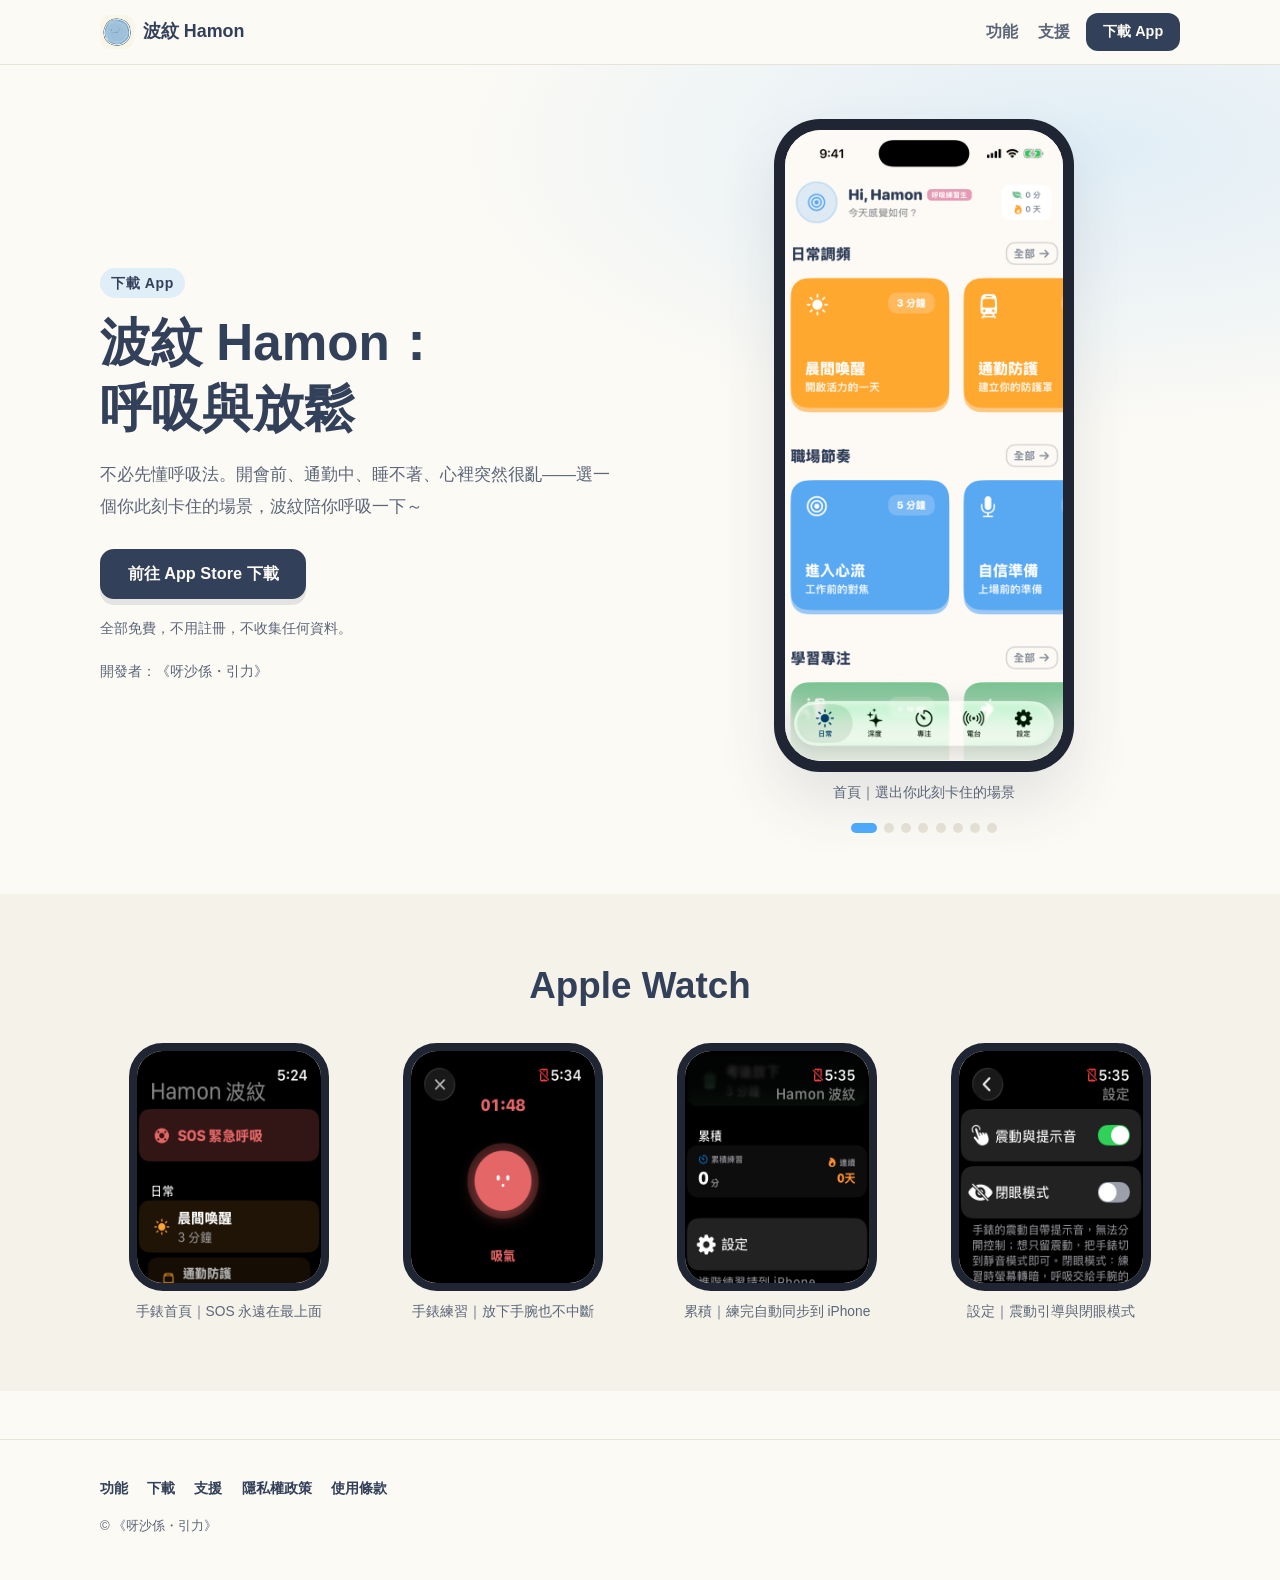
<file: download.html>
<!doctype html>
<html lang="zh-Hant-TW">
<head>
<meta charset="utf-8">
<meta name="viewport" content="width=device-width, initial-scale=1">
<title>下載 App｜波紋 Hamon</title>
<link rel="canonical" href="https://tonyonier99.github.io/hamon-site/download.html">
<meta name="description" content="下載 波紋 Hamon：呼吸與放鬆。">
<meta name="color-scheme" content="light">
<meta property="og:title" content="下載 App｜波紋 Hamon">
<meta property="og:description" content="下載 波紋 Hamon：呼吸與放鬆。">
<meta property="og:image" content="https://tonyonier99.github.io/hamon-site/assets/icon-512.png">
<link rel="icon" type="image/png" sizes="32x32" href="assets/favicon-32.png">
<link rel="icon" type="image/png" sizes="48x48" href="assets/favicon-48.png">
<link rel="icon" type="image/png" sizes="180x180" href="assets/favicon-180.png">
<link rel="apple-touch-icon" href="assets/icon-180.png">
<link rel="stylesheet" href="assets/site.css?v=611fb10f3a">
</head>
<body>
<script>document.documentElement.classList.add('js')</script>
<a class="skip" href="#main">跳到主要內容</a>
<header class="site"><div class="wrap"><a class="logo" href="index.html"><img src="assets/icon-64.png" alt="" width="34" height="34">波紋 Hamon</a><nav class="site-nav" aria-label="主選單"><a href="features.html">功能</a><a href="support.html">支援</a></nav><a class="nav-cta" href="download.html">下載 App</a></div></header>
<main id="main">
<section class="sc-hero"><div class="sc-in sc-split"><div class="sc-copy" data-reveal><p class="sc-eyebrow">下載 App</p><h1>波紋 Hamon：呼吸與放鬆</h1><p class="sc-lead">不必先懂呼吸法。開會前、通勤中、睡不著、心裡突然很亂——選一個你此刻卡住的場景，波紋陪你呼吸一下～</p><div class="store-big"><a class="sc-btn" href="https://apps.apple.com/tw/app/%E6%B3%A2%E7%B4%8B-hamon/id6757359791" rel="noopener">前往 App Store 下載</a></div><p class="sc-proof">全部免費，不用註冊，不收集任何資料。</p><p class="sc-proof">開發者：《呀沙係・引力》</p></div><div data-reveal><div class="stage" data-carousel><div class="phone float"><div class="screen"><img src="assets/shots/01-home.png" alt="首頁｜選出你此刻卡住的場景" class="on" loading="eager" width="1206" height="2622"><img src="assets/shots/02-practice.png" alt="練習｜跟著圓，一到五分鐘" class="" loading="lazy" width="1206" height="2622"><img src="assets/shots/03-sos.png" alt="SOS｜心裡很亂，一鍵開始" class="" loading="lazy" width="1206" height="2622"><img src="assets/shots/04-advanced.png" alt="深度｜六篇有引導的長版練習" class="" loading="lazy" width="1206" height="2622"><img src="assets/shots/05-common.png" alt="常見呼吸法｜方塊、4-7-8、生理嘆息" class="" loading="lazy" width="1206" height="2622"><img src="assets/shots/06-focus.png" alt="專注番茄｜休息交給呼吸" class="" loading="lazy" width="1206" height="2622"><img src="assets/shots/07-radio.png" alt="電台｜12 軌環境音自由混" class="" loading="lazy" width="1206" height="2622"><img src="assets/shots/08-settings.png" alt="設定｜不用註冊，全部免費" class="" loading="lazy" width="1206" height="2622"></div></div><p class="shot-cap" aria-live="polite">首頁｜選出你此刻卡住的場景</p><div class="dots"><button type="button" class="on" aria-pressed="true" aria-label="看第 1 張：首頁｜選出你此刻卡住的場景"></button><button type="button" class="" aria-pressed="false" aria-label="看第 2 張：練習｜跟著圓，一到五分鐘"></button><button type="button" class="" aria-pressed="false" aria-label="看第 3 張：SOS｜心裡很亂，一鍵開始"></button><button type="button" class="" aria-pressed="false" aria-label="看第 4 張：深度｜六篇有引導的長版練習"></button><button type="button" class="" aria-pressed="false" aria-label="看第 5 張：常見呼吸法｜方塊、4-7-8、生理嘆息"></button><button type="button" class="" aria-pressed="false" aria-label="看第 6 張：專注番茄｜休息交給呼吸"></button><button type="button" class="" aria-pressed="false" aria-label="看第 7 張：電台｜12 軌環境音自由混"></button><button type="button" class="" aria-pressed="false" aria-label="看第 8 張：設定｜不用註冊，全部免費"></button></div></div></div></div></section><section class="sc-band tint"><div class="sc-in"><div class="sc-sec-head" data-reveal><h2>Apple Watch</h2></div><div class="watch-row" data-stagger><figure><img src="assets/shots/w1-home.png" alt="手錶首頁｜SOS 永遠在最上面" loading="lazy" width="208" height="248"><figcaption>手錶首頁｜SOS 永遠在最上面</figcaption></figure><figure><img src="assets/shots/w2-practice.png" alt="手錶練習｜放下手腕也不中斷" loading="lazy" width="208" height="248"><figcaption>手錶練習｜放下手腕也不中斷</figcaption></figure><figure><img src="assets/shots/w3-dashboard.png" alt="累積｜練完自動同步到 iPhone" loading="lazy" width="208" height="248"><figcaption>累積｜練完自動同步到 iPhone</figcaption></figure><figure><img src="assets/shots/w4-settings.png" alt="設定｜震動引導與閉眼模式" loading="lazy" width="208" height="248"><figcaption>設定｜震動引導與閉眼模式</figcaption></figure></div></div></section>
</main>
<footer class="site"><div class="wrap"><div class="foot-links"><a href="features.html">功能</a><a href="download.html">下載</a><a href="support.html">支援</a><a href="privacy.html">隱私權政策</a><a href="terms.html">使用條款</a></div><p class="foot-note">© 《呀沙係・引力》</p></div></footer>
<script>
(function () {
  var reduce = window.matchMedia && matchMedia('(prefers-reduced-motion: reduce)').matches;
  var targets = Array.prototype.slice.call(document.querySelectorAll('[data-reveal], [data-stagger]'));
  function show(el) { el.classList.add('in'); }
  if (reduce || !('IntersectionObserver' in window)) { targets.forEach(show); }
  else {
    var io = new IntersectionObserver(function (entries) {
      entries.forEach(function (e) { if (e.isIntersecting) { show(e.target); io.unobserve(e.target); } });
    }, { threshold: 0.12 });
    targets.forEach(function (el) { io.observe(el); });
    setTimeout(function () { targets.forEach(function (el) {
      var r = el.getBoundingClientRect(); if (r.top < innerHeight && r.bottom > 0) show(el); }); }, 1200);
  }
  document.querySelectorAll('[data-carousel]').forEach(function (box) {
    var imgs = box.querySelectorAll('.screen img'), dots = box.querySelectorAll('.dots button');
    var cap = box.querySelector('.shot-cap'), i = 0, timer = null;
    function go(n) {
      imgs[i].classList.remove('on'); dots[i].classList.remove('on'); dots[i].setAttribute('aria-pressed', 'false');
      i = (n + imgs.length) % imgs.length;
      imgs[i].classList.add('on'); dots[i].classList.add('on'); dots[i].setAttribute('aria-pressed', 'true');
      if (cap) cap.textContent = imgs[i].alt;
    }
    function start() { if (!reduce && !timer) timer = setInterval(function () { go(i + 1); }, 3200); }
    function stop() { clearInterval(timer); timer = null; }
    dots.forEach(function (d, n) { d.addEventListener('click', function () { stop(); go(n); start(); }); });
    box.addEventListener('mouseenter', stop); box.addEventListener('mouseleave', start);
    start();
  });
})();
</script>

</body>
</html>
</file>
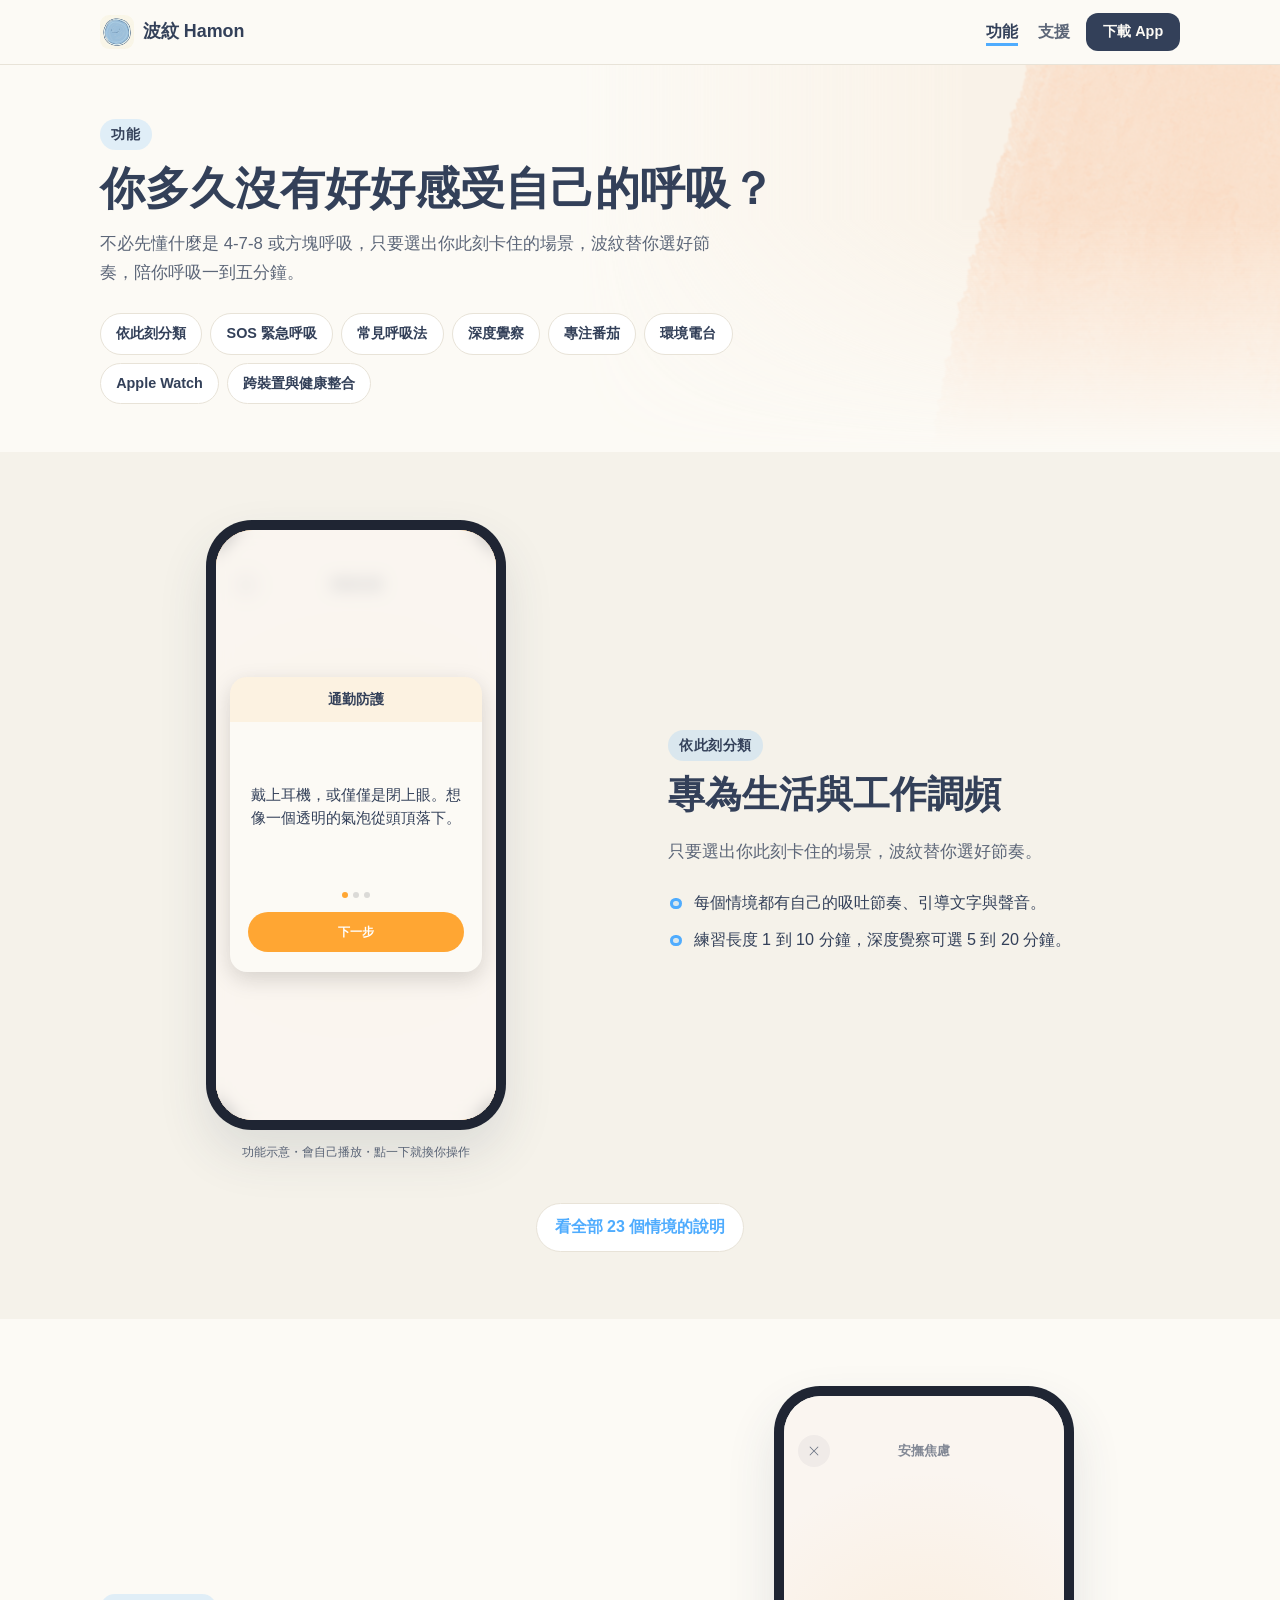
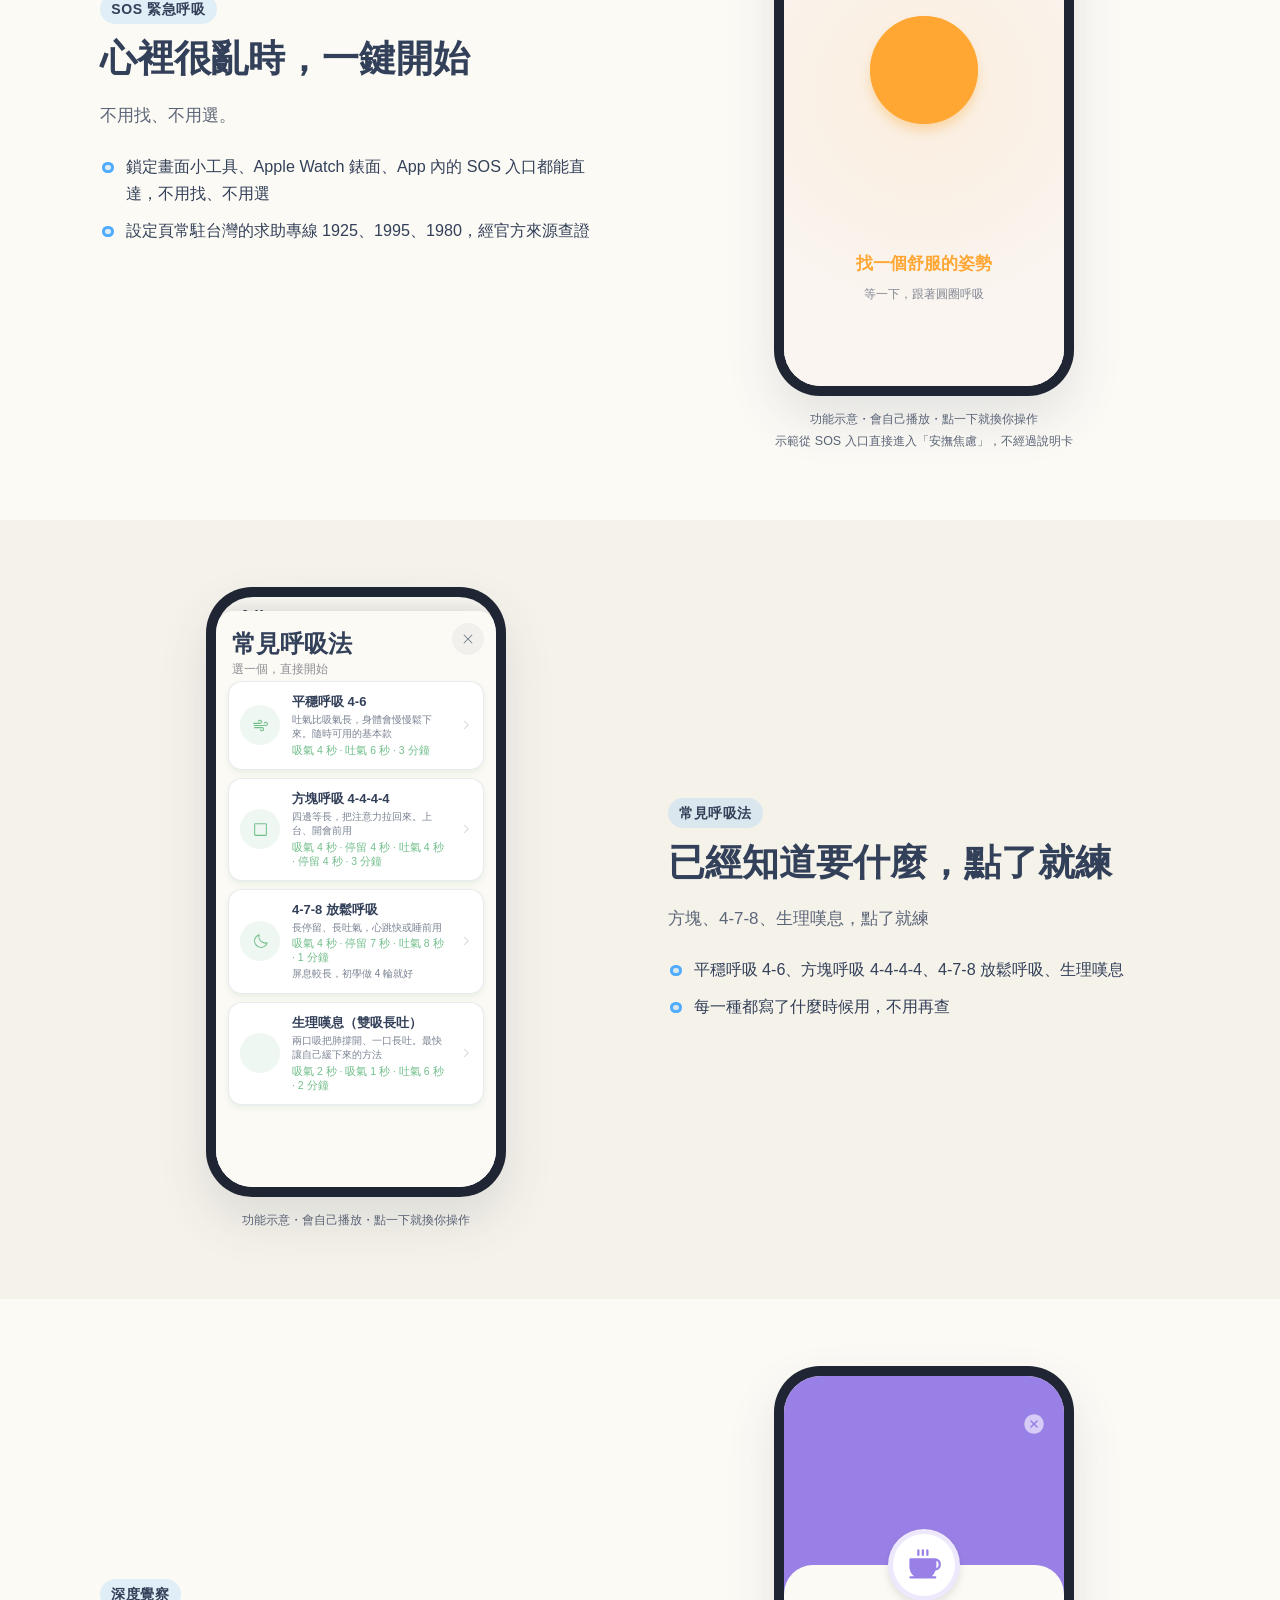
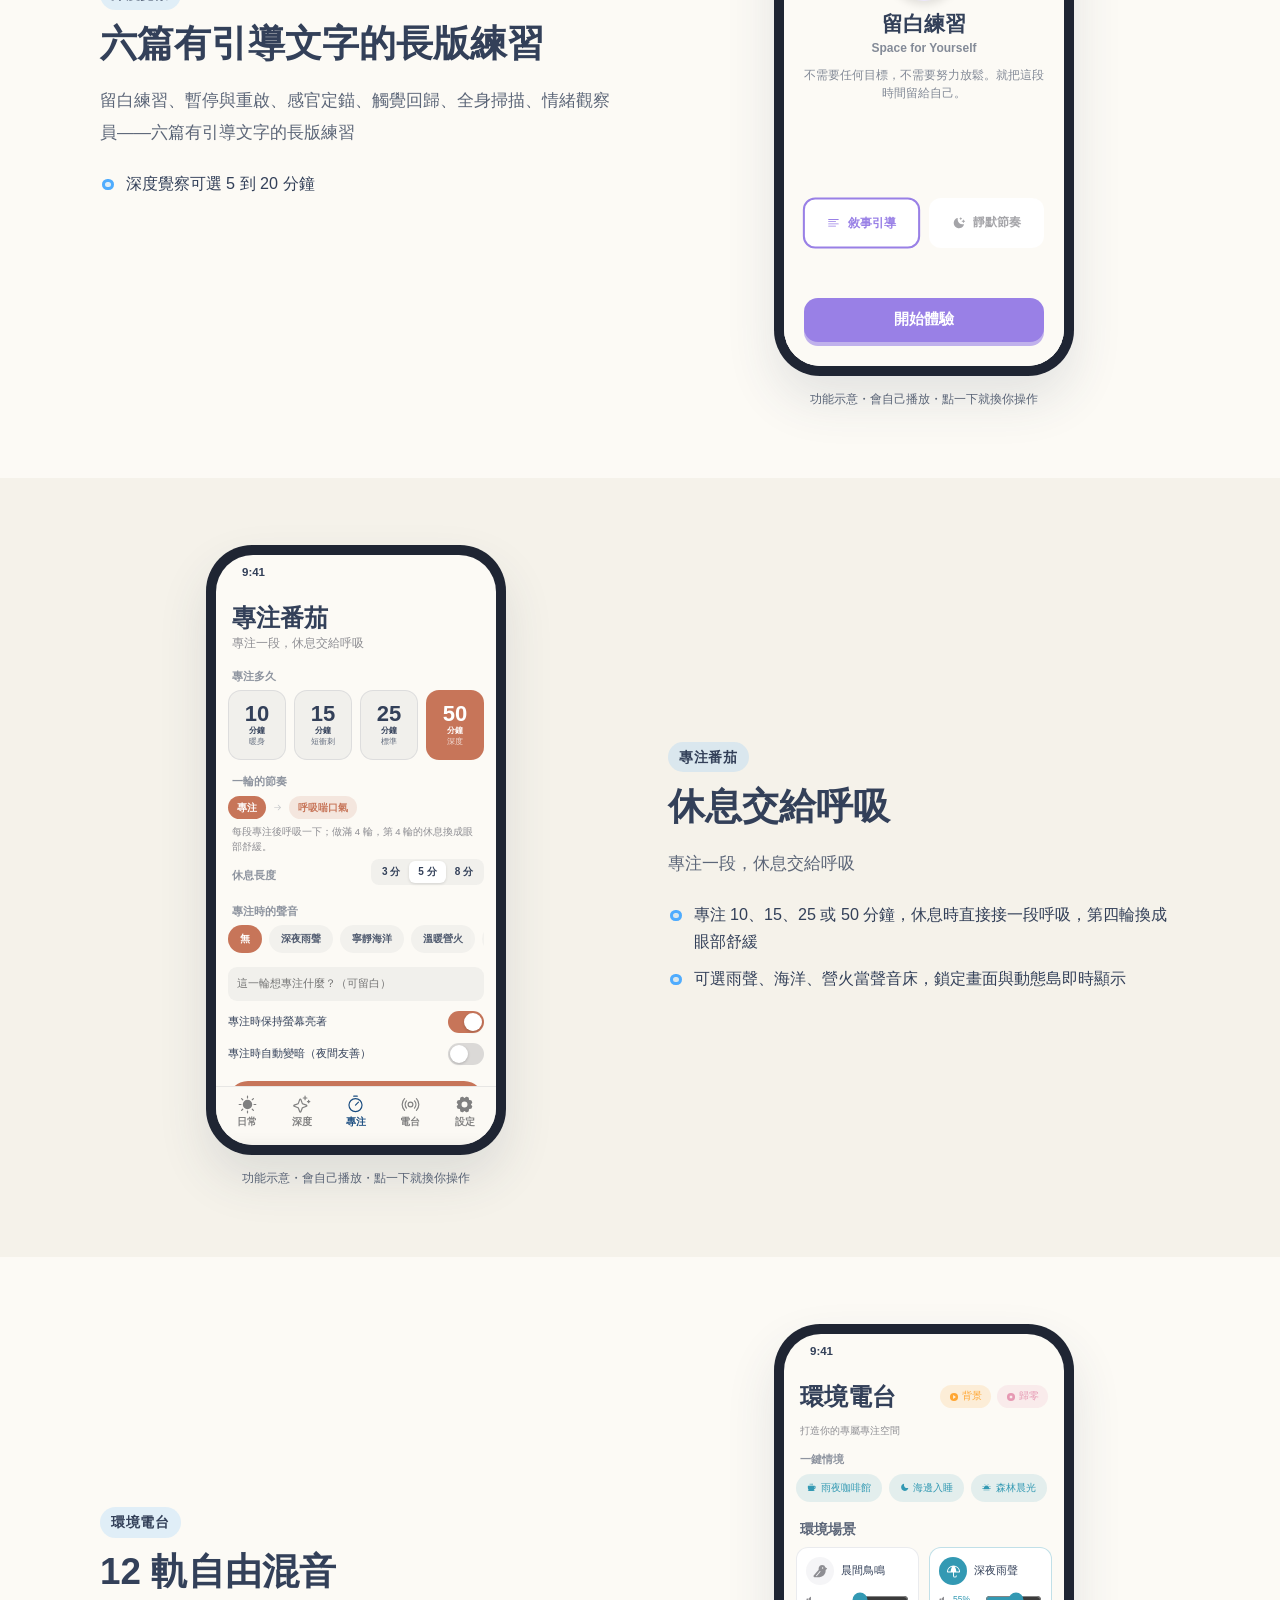
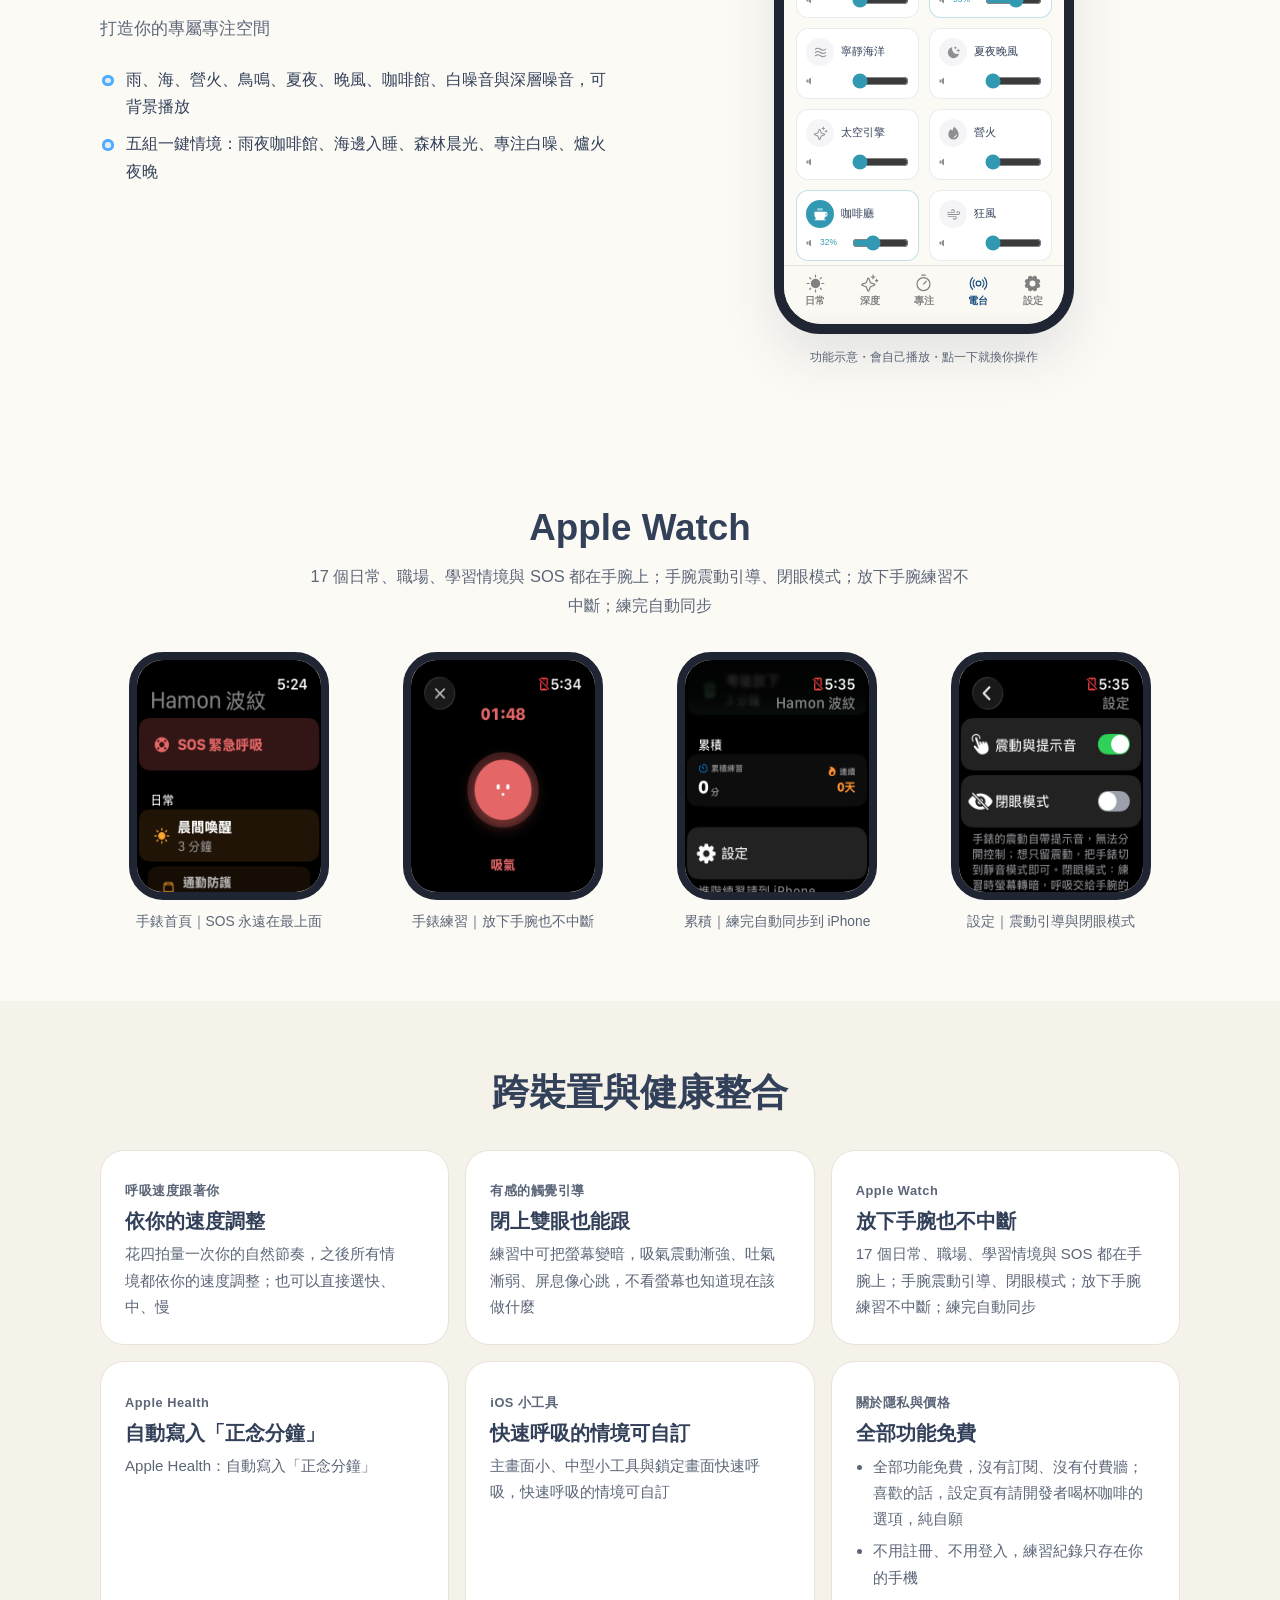
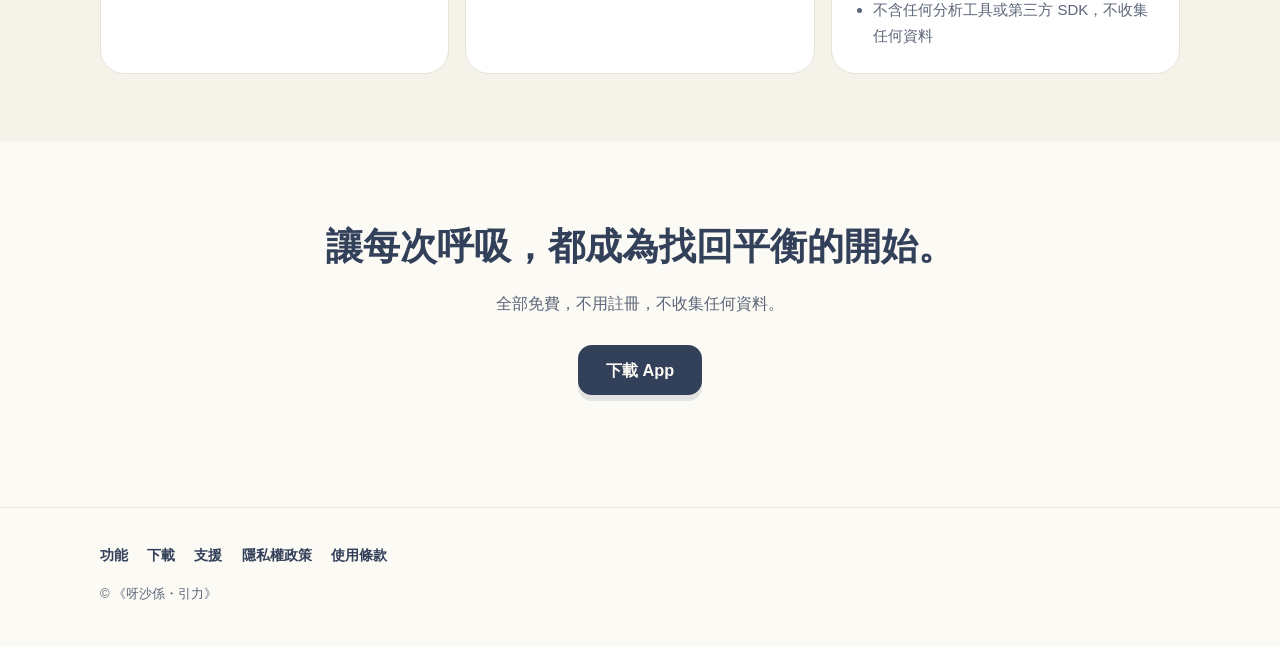
<file: features.html>
<!doctype html>
<html lang="zh-Hant-TW">
<head>
<meta charset="utf-8">
<meta name="viewport" content="width=device-width, initial-scale=1">
<title>功能｜波紋 Hamon</title>
<link rel="canonical" href="https://tonyonier99.github.io/hamon-site/features.html">
<meta name="description" content="波紋 Hamon 是為想在繁忙日常裡找回「慢節奏」的人做的小工具。不必先懂什麼是 4-7-8 或方塊呼吸，只要選出你此刻卡住的場景——開會前、通勤中、睡不著、心裡突然很亂——波紋替你選好節奏，陪你呼吸一到五分鐘。">
<meta name="color-scheme" content="light">
<meta property="og:title" content="功能｜波紋 Hamon">
<meta property="og:description" content="波紋 Hamon 是為想在繁忙日常裡找回「慢節奏」的人做的小工具。不必先懂什麼是 4-7-8 或方塊呼吸，只要選出你此刻卡住的場景——開會前、通勤中、睡不著、心裡突然很亂——波紋替你選好節奏，陪你呼吸一到五分鐘。">
<meta property="og:image" content="https://tonyonier99.github.io/hamon-site/assets/icon-512.png">
<link rel="icon" type="image/png" sizes="32x32" href="assets/favicon-32.png">
<link rel="icon" type="image/png" sizes="48x48" href="assets/favicon-48.png">
<link rel="icon" type="image/png" sizes="180x180" href="assets/favicon-180.png">
<link rel="apple-touch-icon" href="assets/icon-180.png">
<link rel="stylesheet" href="assets/site.css?v=611fb10f3a">
</head>
<body>
<script>document.documentElement.classList.add('js')</script>
<a class="skip" href="#main">跳到主要內容</a>
<header class="site"><div class="wrap"><a class="logo" href="index.html"><img src="assets/icon-64.png" alt="" width="34" height="34">波紋 Hamon</a><nav class="site-nav" aria-label="主選單"><a href="features.html" class="on" aria-current="page">功能</a><a href="support.html">支援</a></nav><a class="nav-cta" href="download.html">下載 App</a></div></header>
<main id="main">
<section class="pagehead"><div class="sc-in" data-reveal><p class="sc-eyebrow">功能</p><h1>你多久沒有好好感受自己的呼吸？</h1><p class="lead">不必先懂什麼是 4-7-8 或方塊呼吸，只要選出你此刻卡住的場景，波紋替你選好節奏，陪你呼吸一到五分鐘。</p><nav class="jump" aria-label="跳到功能"><a href="#scenarios">依此刻分類</a><a href="#sos">SOS 緊急呼吸</a><a href="#common">常見呼吸法</a><a href="#advanced">深度覺察</a><a href="#focus">專注番茄</a><a href="#radio">環境電台</a><a href="#watch">Apple Watch</a><a href="#more">跨裝置與健康整合</a></nav></div></section>
<section class="sc-band tint" id="scenarios"><div class="sc-in sc-split flip"><div class="sc-copy" data-reveal><p class="sc-eyebrow">依此刻分類</p><h2>專為生活與工作調頻</h2><p class="sc-lead">只要選出你此刻卡住的場景，波紋替你選好節奏。</p><ul class="sc-points"><li>每個情境都有自己的吸吐節奏、引導文字與聲音。</li><li>練習長度 1 到 10 分鐘，深度覺察可選 5 到 20 分鐘。</li></ul></div><div data-reveal><div class="sc-stage"><div class="sc-card"><div class="hp" data-app data-start="home" data-script="scenarios" role="group" aria-label="波紋 App 功能示意"><div class="hp-screen"><div class="hp-status">9:41</div><div class="hp-panes"><section class="hp-pane on" data-pane="home"><div class="hp-scroll"><div class="hp-head"><span class="hp-avatar"><i class="ic ic-target" aria-hidden="true"></i></span><div class="hp-hello"><div><b>Hi, Hamon</b><em class="hp-badge">呼吸練習生</em></div><span>今天感覺如何？</span></div><div class="hp-stats"><span><i class="ic ic-leaf-fill leaf" aria-hidden="true"></i>0 分</span><span><i class="ic ic-fire-fill flame" aria-hidden="true"></i>0 天</span></div></div><div class="hp-sec"><div class="hp-sec-h"><h4>日常調頻</h4><span class="hp-all">全部<i class="ic ic-arrow-right" aria-hidden="true"></i></span></div><div class="hp-cards"><button type="button" class="hp-card" data-open="morning-wake" style="--c:#FFA633"><i class="ic ic-sun-fill hp-card-ic" aria-hidden="true"></i><span class="hp-pill">3 分鐘</span><strong>晨間喚醒</strong><span class="hp-card-sub">開啟活力的一天</span></button><button type="button" class="hp-card" data-open="commute-shield" style="--c:#FFA633"><i class="ic ic-tram-fill hp-card-ic" aria-hidden="true"></i><span class="hp-pill">5 分鐘</span><strong>通勤防護</strong><span class="hp-card-sub">建立你的防護罩</span></button><button type="button" class="hp-card" data-open="calm-anxiety" style="--c:#FFA633"><i class="ic ic-shield-warning-fill hp-card-ic" aria-hidden="true"></i><span class="hp-pill">2 分鐘</span><strong>安撫焦慮</strong><span class="hp-card-sub">找到你的定心錨</span></button><button type="button" class="hp-card" data-open="return-to-calm" style="--c:#FFA633"><i class="ic ic-leaf-fill hp-card-ic" aria-hidden="true"></i><span class="hp-pill">2 分鐘</span><strong>回歸平靜</strong><span class="hp-card-sub">擁抱情緒浪潮</span></button><div class="hp-more"><i class="ic ic-arrow-right" aria-hidden="true"></i><b>更多</b></div></div></div><div class="hp-sec"><div class="hp-sec-h"><h4>職場節奏</h4><span class="hp-all">全部<i class="ic ic-arrow-right" aria-hidden="true"></i></span></div><div class="hp-cards"><button type="button" class="hp-card" data-open="enter-flow" style="--c:#59A6F2"><i class="ic ic-target hp-card-ic" aria-hidden="true"></i><span class="hp-pill">5 分鐘</span><strong>進入心流</strong><span class="hp-card-sub">工作前的對焦</span></button><button type="button" class="hp-card" data-open="confidence-prep" style="--c:#59A6F2"><i class="ic ic-microphone-fill hp-card-ic" aria-hidden="true"></i><span class="hp-pill">3 分鐘</span><strong>自信準備</strong><span class="hp-card-sub">上場前的準備</span></button><button type="button" class="hp-card" data-open="meeting-shield" style="--c:#59A6F2"><i class="ic ic-eye-slash hp-card-ic" aria-hidden="true"></i><span class="hp-pill">5 分鐘</span><strong>會議隱形</strong><span class="hp-card-sub">喧囂中找回安靜</span></button><button type="button" class="hp-card" data-open="conflict-aid" style="--c:#59A6F2"><i class="ic ic-chats-fill hp-card-ic" aria-hidden="true"></i><span class="hp-pill">2 分鐘</span><strong>面對衝突</strong><span class="hp-card-sub">情緒急救</span></button><div class="hp-more"><i class="ic ic-arrow-right" aria-hidden="true"></i><b>更多</b></div></div></div><div class="hp-sec"><div class="hp-sec-h"><h4>學習專注</h4><span class="hp-all">全部<i class="ic ic-arrow-right" aria-hidden="true"></i></span></div><div class="hp-cards"><button type="button" class="hp-card" data-open="pre-exam-calm" style="--c:#73BF8C"><i class="ic ic-pencil-ruler-fill hp-card-ic" aria-hidden="true"></i><span class="hp-pill">2 分鐘</span><strong>考前定心</strong><span class="hp-card-sub">信任你的累積</span></button><button type="button" class="hp-card" data-open="beat-procrastination" style="--c:#73BF8C"><i class="ic ic-lightning-fill hp-card-ic" aria-hidden="true"></i><span class="hp-pill">1 分鐘</span><strong>擊退拖延</strong><span class="hp-card-sub">微小的第一步</span></button><button type="button" class="hp-card" data-open="group-anxiety" style="--c:#73BF8C"><i class="ic ic-users-three-fill hp-card-ic" aria-hidden="true"></i><span class="hp-pill">2 分鐘</span><strong>分組焦慮</strong><span class="hp-card-sub">你不需要完美</span></button><button type="button" class="hp-card" data-open="desk-flow" style="--c:#73BF8C"><i class="ic ic-book-fill hp-card-ic" aria-hidden="true"></i><span class="hp-pill">5 分鐘</span><strong>書桌心流</strong><span class="hp-card-sub">建立專注結界</span></button><div class="hp-more"><i class="ic ic-arrow-right" aria-hidden="true"></i><b>更多</b></div></div></div></div></section><section class="hp-pane" data-pane="deep"><div class="hp-scroll"><div class="hp-big"><h3>深度覺察</h3><p>回歸呼吸的本質</p></div><button type="button" class="hp-common" data-act="common"><span><strong>常見呼吸法</strong><em>方塊、4-7-8、生理嘆息，點了就練</em></span><i class="ic ic-arrow-right hp-green" aria-hidden="true"></i></button><div class="hp-grp"><h5 style="--c:#9980E6"><span></span>放空與暫停</h5><button type="button" class="hp-row" data-open="blank-space" style="--c:#9980E6"><span class="hp-dotbig"><i class="ic ic-coffee-fill" aria-hidden="true"></i></span><span class="hp-row-t"><strong>留白練習</strong><em>Space for Yourself</em></span><i class="ic ic-caret-right hp-chev" aria-hidden="true"></i></button><button type="button" class="hp-row" data-open="pause-reset" style="--c:#9980E6"><span class="hp-dotbig"><i class="ic ic-pause-circle-fill" aria-hidden="true"></i></span><span class="hp-row-t"><strong>暫停與重啟</strong><em>Pause &amp; Reset</em></span><i class="ic ic-caret-right hp-chev" aria-hidden="true"></i></button></div><div class="hp-grp"><h5 style="--c:#3399B3"><span></span>回到身體</h5><button type="button" class="hp-row" data-open="sensory-anchor" style="--c:#3399B3"><span class="hp-dotbig"><i class="ic ic-eye-fill" aria-hidden="true"></i></span><span class="hp-row-t"><strong>感官定錨</strong><em>Sensory Anchor</em></span><i class="ic ic-caret-right hp-chev" aria-hidden="true"></i></button><button type="button" class="hp-row" data-open="touch-landing" style="--c:#3399B3"><span class="hp-dotbig"><i class="ic ic-tag-fill" aria-hidden="true"></i></span><span class="hp-row-t"><strong>觸覺回歸</strong><em>Touch Landing</em></span><i class="ic ic-caret-right hp-chev" aria-hidden="true"></i></button><button type="button" class="hp-row" data-open="body-scan" style="--c:#3399B3"><span class="hp-dotbig"><i class="ic ic-person-simple-walk" aria-hidden="true"></i></span><span class="hp-row-t"><strong>全身掃描</strong><em>Body Awareness</em></span><i class="ic ic-caret-right hp-chev" aria-hidden="true"></i></button></div><div class="hp-grp"><h5 style="--c:#E699B3"><span></span>看見情緒</h5><button type="button" class="hp-row" data-open="emotion-witness" style="--c:#E699B3"><span class="hp-dotbig"><i class="ic ic-heart-fill" aria-hidden="true"></i></span><span class="hp-row-t"><strong>情緒觀察員</strong><em>Emotion Witness</em></span><i class="ic ic-caret-right hp-chev" aria-hidden="true"></i></button></div></div></section><section class="hp-pane" data-pane="focus"><div class="hp-scroll hp-focus" data-state="setup"><div class="hp-focus-setup"><div class="hp-big"><h3>專注番茄</h3><p>專注一段，休息交給呼吸</p></div><div class="hp-lbl">專注多久</div><div class="hp-times"><button type="button" class="hp-time" data-focus="10"><b>10</b><small>分鐘</small><span>暖身</span></button><button type="button" class="hp-time" data-focus="15"><b>15</b><small>分鐘</small><span>短衝刺</span></button><button type="button" class="hp-time on" data-focus="25"><b>25</b><small>分鐘</small><span>標準</span></button><button type="button" class="hp-time" data-focus="50"><b>50</b><small>分鐘</small><span>深度</span></button></div><div class="hp-lbl">一輪的節奏</div><div class="hp-rhythm"><span class="on">專注</span><i class="ic ic-arrow-right hp-arrow" aria-hidden="true"></i><span>呼吸喘口氣</span></div><p class="hp-note">每段專注後呼吸一下；做滿 4 輪，第 4 輪的休息換成眼部舒緩。</p><div class="hp-line"><span class="hp-lbl">休息長度</span><div class="hp-segc"><button type="button" class="" data-break="3">3 分</button><button type="button" class="on" data-break="5">5 分</button><button type="button" class="" data-break="8">8 分</button></div></div><div class="hp-lbl">專注時的聲音</div><div class="hp-chips"><button type="button" class="hp-chip on" data-scape="">無</button><button type="button" class="hp-chip" data-scape="深夜雨聲">深夜雨聲</button><button type="button" class="hp-chip" data-scape="寧靜海洋">寧靜海洋</button><button type="button" class="hp-chip" data-scape="溫暖營火">溫暖營火</button><button type="button" class="hp-chip" data-scape="深層平靜">深層平靜</button></div><input class="hp-input" type="text" maxlength="40" placeholder="這一輪想專注什麼？（可留白）" aria-label="這一輪想專注什麼"><label class="hp-tg"><span>專注時保持螢幕亮著</span><button type="button" class="hp-sw on" data-sw="awake" aria-label="專注時保持螢幕亮著"></button></label><label class="hp-tg"><span>專注時自動變暗（夜間友善）</span><button type="button" class="hp-sw" data-sw="dim" aria-label="專注時自動變暗"></button></label><button type="button" class="hp-cta" data-act="focus-start">開始專注</button><p class="hp-note center">專注結束時，我們會用一則通知把你叫回來。</p></div><div class="hp-focus-run"><span class="hp-acc">專注中</span><p class="hp-intent"></p><div class="hp-ring"><svg viewBox="0 0 120 120" aria-hidden="true"><circle cx="60" cy="60" r="54"/><circle class="arc" cx="60" cy="60" r="54"/></svg><b class="hp-clock">25:00</b></div><span class="hp-acc hp-paused">已暫停</span><div class="hp-rdots"><i></i><i></i><i></i><i></i></div><div class="hp-btns"><button type="button" class="hp-soft" data-act="focus-pause"><i class="ic ic-pause-fill" aria-hidden="true"></i><span>暫停</span></button><button type="button" class="hp-ghost" data-act="focus-end">提前結束</button></div></div><div class="hp-focus-done"><h3>辛苦了</h3><p>今天完成 0 輪專注，<br>中間都有好好喘口氣。</p><button type="button" class="hp-cta" data-act="focus-reset">完成</button></div></div></section><section class="hp-pane" data-pane="radio"><div class="hp-scroll"><div class="hp-big hp-radio-h"><h3>環境電台</h3><div class="hp-rbtns"><button type="button" class="hp-rb bg on" data-act="bgplay"><i class="ic ic-play-circle-fill on-ic" aria-hidden="true"></i><i class="ic ic-pause-circle-fill off-ic" aria-hidden="true"></i>背景</button><button type="button" class="hp-rb zero" data-act="zero"><i class="ic ic-stop-circle-fill" aria-hidden="true"></i>歸零</button></div></div><p class="hp-note">打造你的專屬專注空間</p><div class="hp-lbl">一鍵情境</div><div class="hp-chips"><button type="button" class="hp-preset" data-preset="0"><i class="ic ic-coffee-fill" aria-hidden="true"></i>雨夜咖啡館</button><button type="button" class="hp-preset" data-preset="1"><i class="ic ic-moon-fill" aria-hidden="true"></i>海邊入睡</button><button type="button" class="hp-preset" data-preset="2"><i class="ic ic-sun-horizon-fill" aria-hidden="true"></i>森林晨光</button><button type="button" class="hp-preset" data-preset="3"><i class="ic ic-waveform" aria-hidden="true"></i>專注白噪</button><button type="button" class="hp-preset" data-preset="4"><i class="ic ic-fire-fill" aria-hidden="true"></i>爐火夜晚</button></div><h5 class="hp-mixh">環境場景</h5><div class="hp-mixgrid"><div class="hp-mix" data-track="birds"><div class="hp-mix-top"><span class="hp-mix-ic"><i class="ic ic-bird-fill" aria-hidden="true"></i></span><strong>晨間鳥鳴</strong></div><div class="hp-vol"><i class="ic ic-speaker-none-fill hp-spk" aria-hidden="true"></i><small></small><input type="range" min="0" max="100" value="0" aria-label="晨間鳥鳴 音量"></div></div><div class="hp-mix" data-track="rain"><div class="hp-mix-top"><span class="hp-mix-ic"><i class="ic ic-umbrella-fill" aria-hidden="true"></i></span><strong>深夜雨聲</strong></div><div class="hp-vol"><i class="ic ic-speaker-none-fill hp-spk" aria-hidden="true"></i><small></small><input type="range" min="0" max="100" value="0" aria-label="深夜雨聲 音量"></div></div><div class="hp-mix" data-track="ocean"><div class="hp-mix-top"><span class="hp-mix-ic"><i class="ic ic-waves" aria-hidden="true"></i></span><strong>寧靜海洋</strong></div><div class="hp-vol"><i class="ic ic-speaker-none-fill hp-spk" aria-hidden="true"></i><small></small><input type="range" min="0" max="100" value="0" aria-label="寧靜海洋 音量"></div></div><div class="hp-mix" data-track="night"><div class="hp-mix-top"><span class="hp-mix-ic"><i class="ic ic-moon-stars-fill" aria-hidden="true"></i></span><strong>夏夜晚風</strong></div><div class="hp-vol"><i class="ic ic-speaker-none-fill hp-spk" aria-hidden="true"></i><small></small><input type="range" min="0" max="100" value="0" aria-label="夏夜晚風 音量"></div></div><div class="hp-mix" data-track="sci-fi-ambience-soothing-spaceship-engine-sound-loop"><div class="hp-mix-top"><span class="hp-mix-ic"><i class="ic ic-sparkle" aria-hidden="true"></i></span><strong>太空引擎</strong></div><div class="hp-vol"><i class="ic ic-speaker-none-fill hp-spk" aria-hidden="true"></i><small></small><input type="range" min="0" max="100" value="0" aria-label="太空引擎 音量"></div></div><div class="hp-mix" data-track="fireplace"><div class="hp-mix-top"><span class="hp-mix-ic"><i class="ic ic-fire-fill" aria-hidden="true"></i></span><strong>營火</strong></div><div class="hp-vol"><i class="ic ic-speaker-none-fill hp-spk" aria-hidden="true"></i><small></small><input type="range" min="0" max="100" value="0" aria-label="營火 音量"></div></div><div class="hp-mix" data-track="cafe"><div class="hp-mix-top"><span class="hp-mix-ic"><i class="ic ic-coffee-fill" aria-hidden="true"></i></span><strong>咖啡廳</strong></div><div class="hp-vol"><i class="ic ic-speaker-none-fill hp-spk" aria-hidden="true"></i><small></small><input type="range" min="0" max="100" value="0" aria-label="咖啡廳 音量"></div></div><div class="hp-mix" data-track="wind"><div class="hp-mix-top"><span class="hp-mix-ic"><i class="ic ic-wind" aria-hidden="true"></i></span><strong>狂風</strong></div><div class="hp-vol"><i class="ic ic-speaker-none-fill hp-spk" aria-hidden="true"></i><small></small><input type="range" min="0" max="100" value="0" aria-label="狂風 音量"></div></div><div class="hp-mix" data-track="old-vinyl-record-crackle"><div class="hp-mix-top"><span class="hp-mix-ic"><i class="ic ic-disc-fill" aria-hidden="true"></i></span><strong>黑膠唱片</strong></div><div class="hp-vol"><i class="ic ic-speaker-none-fill hp-spk" aria-hidden="true"></i><small></small><input type="range" min="0" max="100" value="0" aria-label="黑膠唱片 音量"></div></div></div><h5 class="hp-mixh">純淨頻率</h5><div class="hp-mixgrid"><div class="hp-mix" data-track="soothing-deep-noise"><div class="hp-mix-top"><span class="hp-mix-ic"><i class="ic ic-heartbeat" aria-hidden="true"></i></span><strong>深層平靜</strong></div><div class="hp-vol"><i class="ic ic-speaker-none-fill hp-spk" aria-hidden="true"></i><small></small><input type="range" min="0" max="100" value="0" aria-label="深層平靜 音量"></div></div><div class="hp-mix" data-track="soft-soothing-deep-white-noise"><div class="hp-mix-top"><span class="hp-mix-ic"><i class="ic ic-waveform" aria-hidden="true"></i></span><strong>柔和白噪</strong></div><div class="hp-vol"><i class="ic ic-speaker-none-fill hp-spk" aria-hidden="true"></i><small></small><input type="range" min="0" max="100" value="0" aria-label="柔和白噪 音量"></div></div></div><h5 class="hp-mixh">氛圍音樂</h5><div class="hp-mixgrid"><div class="hp-mix" data-track="white-noise"><div class="hp-mix-top"><span class="hp-mix-ic"><i class="ic ic-headphones" aria-hidden="true"></i></span><strong>深潛</strong></div><div class="hp-vol"><i class="ic ic-speaker-none-fill hp-spk" aria-hidden="true"></i><small></small><input type="range" min="0" max="100" value="0" aria-label="深潛 音量"></div></div></div></div></section><section class="hp-pane" data-pane="settings"><div class="hp-scroll"><div class="hp-profile"><span class="hp-avatar big"><i class="ic ic-target" aria-hidden="true"></i><span class="hp-cam"><i class="ic ic-camera-fill" aria-hidden="true"></i></span></span><b>點擊輸入你的名字</b><em class="hp-badge">呼吸練習生<i class="ic ic-info" aria-hidden="true"></i></em></div><div class="hp-statbox"><div style="--c:#73BF8C"><i class="ic ic-leaf-fill" aria-hidden="true"></i><b>0 分</b><small>平靜存款</small></div><div style="--c:#FFA633"><i class="ic ic-fire-fill" aria-hidden="true"></i><b>0 天</b><small>連續練習</small></div></div><div class="hp-lbl">偏好設定</div><div class="hp-group"><div class="hp-set"><span class="hp-li" style="--c:#FFA633"><i class="ic ic-bell-fill" aria-hidden="true"></i><span>每日提醒</span></span><button type="button" class="hp-sw" data-sw="reminder" aria-label="每日提醒"></button></div><div class="hp-set"><span class="hp-li" style="--c:#59A6F2"><i class="ic ic-heartbeat" aria-hidden="true"></i><span>環境氛圍</span></span><button type="button" class="hp-sw on" data-sw="ambient" aria-label="環境氛圍"></button></div><div class="hp-set"><span class="hp-li" style="--c:#3399B3"><i class="ic ic-speaker-high-fill" aria-hidden="true"></i><span>呼吸提示音</span></span><button type="button" class="hp-sw on" data-sw="sound" aria-label="呼吸提示音"></button></div><div class="hp-set"><span class="hp-li" style="--c:#9980E6"><i class="ic ic-vibrate" aria-hidden="true"></i><span>震動回饋</span></span><button type="button" class="hp-sw on" data-sw="haptics" aria-label="震動回饋"></button></div><div class="hp-set col"><span class="hp-li" style="--c:#FFA633"><i class="ic ic-gauge" aria-hidden="true"></i><span>呼吸速度</span></span><div class="hp-segc" data-pace-seg><button type="button" data-pace="fast">快</button><button type="button" class="on" data-pace="medium">中</button><button type="button" data-pace="slow">慢</button><button type="button" data-pace="custom">自己的</button></div></div><div class="hp-set"><span class="hp-li" style="--c:#E66666"><i class="ic ic-heart-fill" aria-hidden="true"></i><span>連接 Apple Health</span></span><i class="ic ic-caret-right hp-chev" aria-hidden="true"></i></div></div><div class="hp-lbl">支援與關於</div><div class="hp-group"><div class="hp-set"><span class="hp-li" style="--c:#73BF8C"><i class="ic ic-hand-heart-fill" aria-hidden="true"></i><span>需要更多支持</span></span><i class="ic ic-caret-right hp-chev" aria-hidden="true"></i></div><div class="hp-set"><span class="hp-li" style="--c:#E699B3"><i class="ic ic-coffee-fill" aria-hidden="true"></i><span>請我喝杯咖啡</span></span><i class="ic ic-heart-fill hp-chev" aria-hidden="true"></i></div><div class="hp-set"><span class="hp-li" style="--c:#59A6F2"><i class="ic ic-chats-fill" aria-hidden="true"></i><span>提供回饋</span></span><i class="ic ic-envelope hp-chev" aria-hidden="true"></i></div><div class="hp-set"><span class="hp-li" style="--c:#59A6F2"><i class="ic ic-hand-palm-fill" aria-hidden="true"></i><span>隱私權政策</span></span><i class="ic ic-arrow-up-right hp-chev" aria-hidden="true"></i></div><div class="hp-set"><span class="hp-li" style="--c:#59A6F2"><i class="ic ic-hammer-fill" aria-hidden="true"></i><span>開發者：《呀沙係・引力》</span></span><i class="ic ic-arrow-up-right hp-chev" aria-hidden="true"></i></div></div><p class="hp-note center">Audio Resources Provided by<br>Pixabay &amp; Brad Traversy</p></div></section></div><nav class="hp-tabs"><button type="button" data-tab="home" class="on"><i class="ic ic-sun-fill" aria-hidden="true"></i><span>日常</span></button><button type="button" data-tab="deep" class=""><i class="ic ic-sparkle" aria-hidden="true"></i><span>深度</span></button><button type="button" data-tab="focus" class=""><i class="ic ic-timer" aria-hidden="true"></i><span>專注</span></button><button type="button" data-tab="radio" class=""><i class="ic ic-broadcast" aria-hidden="true"></i><span>電台</span></button><button type="button" data-tab="settings" class=""><i class="ic ic-gear-fill" aria-hidden="true"></i><span>設定</span></button></nav><div class="hp-layer hp-sheet" data-layer="common"><div class="hp-scroll"><button type="button" class="hp-x" data-act="close-common" aria-label="關閉"><i class="ic ic-x" aria-hidden="true"></i></button><div class="hp-big"><h3>常見呼吸法</h3><p>選一個，直接開始</p></div><button type="button" class="hp-row" data-common="0" style="--c:var(--hp-green)"><span class="hp-dotbig"><i class="ic ic-wind" aria-hidden="true"></i></span><span class="hp-row-t"><strong>平穩呼吸 4-6</strong><small>吐氣比吸氣長，身體會慢慢鬆下來。隨時可用的基本款</small><em>吸氣 4 秒 · 吐氣 6 秒 · 3 分鐘</em></span><i class="ic ic-caret-right hp-chev" aria-hidden="true"></i></button><button type="button" class="hp-row" data-common="1" style="--c:var(--hp-green)"><span class="hp-dotbig"><i class="ic ic-square" aria-hidden="true"></i></span><span class="hp-row-t"><strong>方塊呼吸 4-4-4-4</strong><small>四邊等長，把注意力拉回來。上台、開會前用</small><em>吸氣 4 秒 · 停留 4 秒 · 吐氣 4 秒 · 停留 4 秒 · 3 分鐘</em></span><i class="ic ic-caret-right hp-chev" aria-hidden="true"></i></button><button type="button" class="hp-row" data-common="2" style="--c:var(--hp-green)"><span class="hp-dotbig"><i class="ic ic-moon" aria-hidden="true"></i></span><span class="hp-row-t"><strong>4-7-8 放鬆呼吸</strong><small>長停留、長吐氣，心跳快或睡前用</small><em>吸氣 4 秒 · 停留 7 秒 · 吐氣 8 秒 · 1 分鐘</em><small>屏息較長，初學做 4 輪就好</small></span><i class="ic ic-caret-right hp-chev" aria-hidden="true"></i></button><button type="button" class="hp-row" data-common="3" style="--c:var(--hp-green)"><span class="hp-dotbig"></span><span class="hp-row-t"><strong>生理嘆息（雙吸長吐）</strong><small>兩口吸把肺撐開、一口長吐。最快讓自己緩下來的方法</small><em>吸氣 2 秒 · 吸氣 1 秒 · 吐氣 6 秒 · 2 分鐘</em></span><i class="ic ic-caret-right hp-chev" aria-hidden="true"></i></button></div></div><div class="hp-layer hp-cover" data-layer="detail"></div><div class="hp-layer hp-cover" data-layer="session"></div></div></div><p class="sc-note">功能示意・會自己播放・點一下就換你操作</p></div></div></div></div><div class="sc-in"><details class="scen-more"><summary>看全部 23 個情境的說明</summary><div class="scen-groups"><div class="scen-group"><h3>日常調頻</h3><ul class="bh-list"><li style="--c:#FFA633"><div><strong>晨間喚醒</strong><span class="sub">開啟活力的一天</span></div><p>剛起床腦袋還沒開機？不需要用力喚醒它。</p><span class="bh-rhythm">吸氣 4 秒・屏息 4 秒・吐氣 4 秒・屏息 4 秒・3 分鐘</span></li><li style="--c:#FFA633"><div><strong>通勤防護</strong><span class="sub">建立你的防護罩</span></div><p>周圍很擠、很吵？建立一個透明的氣泡包圍著你。</p><span class="bh-rhythm">吸氣 4 秒・吐氣 6 秒・5 分鐘</span></li><li style="--c:#FFA633"><div><strong>安撫焦慮</strong><span class="sub">找到你的定心錨</span></div><p>心跳很快？這只是身體在保護你。</p><span class="bh-rhythm">吸氣 4 秒・吐氣 6 秒・2 分鐘</span></li><li style="--c:#FFA633"><div><strong>回歸平靜</strong><span class="sub">擁抱情緒浪潮</span></div><p>剛收到討厭的訊息？先回到自己的中心。</p><span class="bh-rhythm">吸氣 4 秒・吐氣 6 秒・2 分鐘</span></li><li style="--c:#FFA633"><div><strong>晚安休憩</strong><span class="sub">放下手機，放下今天</span></div><p>一天中最重要的時候。告訴身體：安全了。</p><span class="bh-rhythm">吸氣 4 秒・屏息 7 秒・吐氣 8 秒・10 分鐘</span></li></ul></div><div class="scen-group"><h3>職場節奏</h3><ul class="bh-list"><li style="--c:#59A6F2"><div><strong>進入心流</strong><span class="sub">工作前的對焦</span></div><p>準備開始工作了嗎？幫大腦排除雜訊，溫柔地把注意力帶到眼前的任務上。</p><span class="bh-rhythm">吸氣 4 秒・吐氣 6 秒・5 分鐘</span></li><li style="--c:#59A6F2"><div><strong>自信準備</strong><span class="sub">上場前的準備</span></div><p>心跳加速，腦袋混亂？花三分鐘整理呼吸，像穿上防彈背心一樣，找回你的穩定度。</p><span class="bh-rhythm">吸氣 4 秒・屏息 4 秒・吐氣 4 秒・屏息 4 秒・3 分鐘</span></li><li style="--c:#59A6F2"><div><strong>會議隱形</strong><span class="sub">喧囂中找回安靜</span></div><p>漫長的會議讓你只想逃離？睜著眼睛也能冥想，在心裡張開你的結界。</p><span class="bh-rhythm">吸氣 4 秒・吐氣 6 秒・5 分鐘</span></li><li style="--c:#59A6F2"><div><strong>面對衝突</strong><span class="sub">情緒急救</span></div><p>把「情緒」與「事實」分開。在急著回應或防衛之前，先給自己三個深呼吸的空間。</p><span class="bh-rhythm">吸氣 4 秒・吐氣 6 秒・2 分鐘</span></li><li style="--c:#59A6F2"><div><strong>會後沉澱</strong><span class="sub">排空負能量</span></div><p>剛剛的對話讓人窒息？不需要把它帶回座位。用深長的吐氣，把那些不屬於你的情緒排出去。</p><span class="bh-rhythm">吸氣 4 秒・吐氣 6 秒・2 分鐘</span></li><li style="--c:#59A6F2"><div><strong>靈感重啟</strong><span class="sub">大腦的重新開機</span></div><p>盯著螢幕卻一片空白？離開座位，閉上眼。放空是為了騰出空間，讓新的點子能夠流進來。</p><span class="bh-rhythm">吸氣 4 秒・吐氣 6 秒・5 分鐘</span></li><li style="--c:#59A6F2"><div><strong>眼部舒緩</strong><span class="sub">視覺感官卸載</span></div><p>盯著螢幕太久了嗎？閉上眼睛，感覺眼球後方的肌肉慢慢鬆開。</p><span class="bh-rhythm">吸氣 4 秒・吐氣 6 秒・3 分鐘</span></li></ul></div><div class="scen-group"><h3>學習專注</h3><ul class="bh-list"><li style="--c:#73BF8C"><div><strong>考前定心</strong><span class="sub">信任你的累積</span></div><p>快考試了，心跳很快？這很正常。</p><span class="bh-rhythm">吸氣 4 秒・屏息 4 秒・吐氣 4 秒・屏息 4 秒・2 分鐘</span></li><li style="--c:#73BF8C"><div><strong>擊退拖延</strong><span class="sub">微小的第一步</span></div><p>作業好多，但就是不想動？</p><span class="bh-rhythm">吸氣 4 秒・屏息 4 秒・吐氣 4 秒・屏息 4 秒・1 分鐘</span></li><li style="--c:#73BF8C"><div><strong>分組焦慮</strong><span class="sub">你不需要完美</span></div><p>覺得大家都在看你？你只需要「在」這裡。</p><span class="bh-rhythm">吸氣 4 秒・吐氣 6 秒・2 分鐘</span></li><li style="--c:#73BF8C"><div><strong>書桌心流</strong><span class="sub">建立專注結界</span></div><p>試著隨呼吸建立一個透明的安靜空間。</p><span class="bh-rhythm">吸氣 4 秒・吐氣 6 秒・5 分鐘</span></li><li style="--c:#73BF8C"><div><strong>考後放下</strong><span class="sub">溫柔地翻篇</span></div><p>考完了，覺得還有遺憾？溫柔地允許已經發生的事情過去。</p><span class="bh-rhythm">吸氣 4 秒・吐氣 6 秒・3 分鐘</span></li></ul></div><div class="scen-group"><h3>深度覺察</h3><ul class="bh-list"><li style="--c:#9980E6"><div><strong>留白練習</strong><span class="sub">Space for Yourself</span></div><p>不需要任何目標，不需要努力放鬆。就把這段時間留給自己。</p><span class="bh-rhythm">吸氣 4 秒・吐氣 6 秒・深度覺察可選 5 到 20 分鐘</span></li><li style="--c:#9980E6"><div><strong>暫停與重啟</strong><span class="sub">Pause &amp; Reset</span></div><p>認清自己的感覺並不容易。停下來，問自己：我現在感覺如何？</p><span class="bh-rhythm">吸氣 4 秒・吐氣 6 秒・深度覺察可選 5 到 20 分鐘</span></li><li style="--c:#3399B3"><div><strong>感官定錨</strong><span class="sub">Sensory Anchor</span></div><p>覺得腦袋很吵？試著把注意力聚焦在眼前的一個點，讓感官帶領大腦安靜下來。</p><span class="bh-rhythm">吸氣 4 秒・吐氣 6 秒・深度覺察可選 5 到 20 分鐘</span></li><li style="--c:#3399B3"><div><strong>觸覺回歸</strong><span class="sub">Touch Landing</span></div><p>聚焦於身體觸覺，感覺很實在。即使心智漫遊中，也能從那裡找回平靜。</p><span class="bh-rhythm">吸氣 4 秒・吐氣 6 秒・深度覺察可選 5 到 20 分鐘</span></li><li style="--c:#3399B3"><div><strong>全身掃描</strong><span class="sub">Body Awareness</span></div><p>用心智掃描身體。從頭部一路掃描到腳趾，覺察哪裡緊繃、哪裡放鬆。</p><span class="bh-rhythm">吸氣 4 秒・吐氣 6 秒・深度覺察可選 5 到 20 分鐘</span></li><li style="--c:#E699B3"><div><strong>情緒觀察員</strong><span class="sub">Emotion Witness</span></div><p>通常我們抗拒不舒服，抓取舒服。這次我們試著只是「看著」它們。</p><span class="bh-rhythm">吸氣 4 秒・吐氣 6 秒・深度覺察可選 5 到 20 分鐘</span></li></ul></div></div></details></div></section>
<section class="sc-band" id="sos"><div class="sc-in sc-split"><div class="sc-copy" data-reveal><p class="sc-eyebrow">SOS 緊急呼吸</p><h2>心裡很亂時，一鍵開始</h2><p class="sc-lead">不用找、不用選。</p><ul class="sc-points"><li>鎖定畫面小工具、Apple Watch 錶面、App 內的 SOS 入口都能直達，不用找、不用選</li><li>設定頁常駐台灣的求助專線 1925、1995、1980，經官方來源查證</li></ul></div><div data-reveal><div class="sc-stage"><div class="sc-card"><div class="hp" data-app data-start="home" data-script="sos" role="group" aria-label="波紋 App 功能示意"><div class="hp-screen"><div class="hp-status">9:41</div><div class="hp-panes"><section class="hp-pane on" data-pane="home"><div class="hp-scroll"><div class="hp-head"><span class="hp-avatar"><i class="ic ic-target" aria-hidden="true"></i></span><div class="hp-hello"><div><b>Hi, Hamon</b><em class="hp-badge">呼吸練習生</em></div><span>今天感覺如何？</span></div><div class="hp-stats"><span><i class="ic ic-leaf-fill leaf" aria-hidden="true"></i>0 分</span><span><i class="ic ic-fire-fill flame" aria-hidden="true"></i>0 天</span></div></div><div class="hp-sec"><div class="hp-sec-h"><h4>日常調頻</h4><span class="hp-all">全部<i class="ic ic-arrow-right" aria-hidden="true"></i></span></div><div class="hp-cards"><button type="button" class="hp-card" data-open="morning-wake" style="--c:#FFA633"><i class="ic ic-sun-fill hp-card-ic" aria-hidden="true"></i><span class="hp-pill">3 分鐘</span><strong>晨間喚醒</strong><span class="hp-card-sub">開啟活力的一天</span></button><button type="button" class="hp-card" data-open="commute-shield" style="--c:#FFA633"><i class="ic ic-tram-fill hp-card-ic" aria-hidden="true"></i><span class="hp-pill">5 分鐘</span><strong>通勤防護</strong><span class="hp-card-sub">建立你的防護罩</span></button><button type="button" class="hp-card" data-open="calm-anxiety" style="--c:#FFA633"><i class="ic ic-shield-warning-fill hp-card-ic" aria-hidden="true"></i><span class="hp-pill">2 分鐘</span><strong>安撫焦慮</strong><span class="hp-card-sub">找到你的定心錨</span></button><button type="button" class="hp-card" data-open="return-to-calm" style="--c:#FFA633"><i class="ic ic-leaf-fill hp-card-ic" aria-hidden="true"></i><span class="hp-pill">2 分鐘</span><strong>回歸平靜</strong><span class="hp-card-sub">擁抱情緒浪潮</span></button><div class="hp-more"><i class="ic ic-arrow-right" aria-hidden="true"></i><b>更多</b></div></div></div><div class="hp-sec"><div class="hp-sec-h"><h4>職場節奏</h4><span class="hp-all">全部<i class="ic ic-arrow-right" aria-hidden="true"></i></span></div><div class="hp-cards"><button type="button" class="hp-card" data-open="enter-flow" style="--c:#59A6F2"><i class="ic ic-target hp-card-ic" aria-hidden="true"></i><span class="hp-pill">5 分鐘</span><strong>進入心流</strong><span class="hp-card-sub">工作前的對焦</span></button><button type="button" class="hp-card" data-open="confidence-prep" style="--c:#59A6F2"><i class="ic ic-microphone-fill hp-card-ic" aria-hidden="true"></i><span class="hp-pill">3 分鐘</span><strong>自信準備</strong><span class="hp-card-sub">上場前的準備</span></button><button type="button" class="hp-card" data-open="meeting-shield" style="--c:#59A6F2"><i class="ic ic-eye-slash hp-card-ic" aria-hidden="true"></i><span class="hp-pill">5 分鐘</span><strong>會議隱形</strong><span class="hp-card-sub">喧囂中找回安靜</span></button><button type="button" class="hp-card" data-open="conflict-aid" style="--c:#59A6F2"><i class="ic ic-chats-fill hp-card-ic" aria-hidden="true"></i><span class="hp-pill">2 分鐘</span><strong>面對衝突</strong><span class="hp-card-sub">情緒急救</span></button><div class="hp-more"><i class="ic ic-arrow-right" aria-hidden="true"></i><b>更多</b></div></div></div><div class="hp-sec"><div class="hp-sec-h"><h4>學習專注</h4><span class="hp-all">全部<i class="ic ic-arrow-right" aria-hidden="true"></i></span></div><div class="hp-cards"><button type="button" class="hp-card" data-open="pre-exam-calm" style="--c:#73BF8C"><i class="ic ic-pencil-ruler-fill hp-card-ic" aria-hidden="true"></i><span class="hp-pill">2 分鐘</span><strong>考前定心</strong><span class="hp-card-sub">信任你的累積</span></button><button type="button" class="hp-card" data-open="beat-procrastination" style="--c:#73BF8C"><i class="ic ic-lightning-fill hp-card-ic" aria-hidden="true"></i><span class="hp-pill">1 分鐘</span><strong>擊退拖延</strong><span class="hp-card-sub">微小的第一步</span></button><button type="button" class="hp-card" data-open="group-anxiety" style="--c:#73BF8C"><i class="ic ic-users-three-fill hp-card-ic" aria-hidden="true"></i><span class="hp-pill">2 分鐘</span><strong>分組焦慮</strong><span class="hp-card-sub">你不需要完美</span></button><button type="button" class="hp-card" data-open="desk-flow" style="--c:#73BF8C"><i class="ic ic-book-fill hp-card-ic" aria-hidden="true"></i><span class="hp-pill">5 分鐘</span><strong>書桌心流</strong><span class="hp-card-sub">建立專注結界</span></button><div class="hp-more"><i class="ic ic-arrow-right" aria-hidden="true"></i><b>更多</b></div></div></div></div></section><section class="hp-pane" data-pane="deep"><div class="hp-scroll"><div class="hp-big"><h3>深度覺察</h3><p>回歸呼吸的本質</p></div><button type="button" class="hp-common" data-act="common"><span><strong>常見呼吸法</strong><em>方塊、4-7-8、生理嘆息，點了就練</em></span><i class="ic ic-arrow-right hp-green" aria-hidden="true"></i></button><div class="hp-grp"><h5 style="--c:#9980E6"><span></span>放空與暫停</h5><button type="button" class="hp-row" data-open="blank-space" style="--c:#9980E6"><span class="hp-dotbig"><i class="ic ic-coffee-fill" aria-hidden="true"></i></span><span class="hp-row-t"><strong>留白練習</strong><em>Space for Yourself</em></span><i class="ic ic-caret-right hp-chev" aria-hidden="true"></i></button><button type="button" class="hp-row" data-open="pause-reset" style="--c:#9980E6"><span class="hp-dotbig"><i class="ic ic-pause-circle-fill" aria-hidden="true"></i></span><span class="hp-row-t"><strong>暫停與重啟</strong><em>Pause &amp; Reset</em></span><i class="ic ic-caret-right hp-chev" aria-hidden="true"></i></button></div><div class="hp-grp"><h5 style="--c:#3399B3"><span></span>回到身體</h5><button type="button" class="hp-row" data-open="sensory-anchor" style="--c:#3399B3"><span class="hp-dotbig"><i class="ic ic-eye-fill" aria-hidden="true"></i></span><span class="hp-row-t"><strong>感官定錨</strong><em>Sensory Anchor</em></span><i class="ic ic-caret-right hp-chev" aria-hidden="true"></i></button><button type="button" class="hp-row" data-open="touch-landing" style="--c:#3399B3"><span class="hp-dotbig"><i class="ic ic-tag-fill" aria-hidden="true"></i></span><span class="hp-row-t"><strong>觸覺回歸</strong><em>Touch Landing</em></span><i class="ic ic-caret-right hp-chev" aria-hidden="true"></i></button><button type="button" class="hp-row" data-open="body-scan" style="--c:#3399B3"><span class="hp-dotbig"><i class="ic ic-person-simple-walk" aria-hidden="true"></i></span><span class="hp-row-t"><strong>全身掃描</strong><em>Body Awareness</em></span><i class="ic ic-caret-right hp-chev" aria-hidden="true"></i></button></div><div class="hp-grp"><h5 style="--c:#E699B3"><span></span>看見情緒</h5><button type="button" class="hp-row" data-open="emotion-witness" style="--c:#E699B3"><span class="hp-dotbig"><i class="ic ic-heart-fill" aria-hidden="true"></i></span><span class="hp-row-t"><strong>情緒觀察員</strong><em>Emotion Witness</em></span><i class="ic ic-caret-right hp-chev" aria-hidden="true"></i></button></div></div></section><section class="hp-pane" data-pane="focus"><div class="hp-scroll hp-focus" data-state="setup"><div class="hp-focus-setup"><div class="hp-big"><h3>專注番茄</h3><p>專注一段，休息交給呼吸</p></div><div class="hp-lbl">專注多久</div><div class="hp-times"><button type="button" class="hp-time" data-focus="10"><b>10</b><small>分鐘</small><span>暖身</span></button><button type="button" class="hp-time" data-focus="15"><b>15</b><small>分鐘</small><span>短衝刺</span></button><button type="button" class="hp-time on" data-focus="25"><b>25</b><small>分鐘</small><span>標準</span></button><button type="button" class="hp-time" data-focus="50"><b>50</b><small>分鐘</small><span>深度</span></button></div><div class="hp-lbl">一輪的節奏</div><div class="hp-rhythm"><span class="on">專注</span><i class="ic ic-arrow-right hp-arrow" aria-hidden="true"></i><span>呼吸喘口氣</span></div><p class="hp-note">每段專注後呼吸一下；做滿 4 輪，第 4 輪的休息換成眼部舒緩。</p><div class="hp-line"><span class="hp-lbl">休息長度</span><div class="hp-segc"><button type="button" class="" data-break="3">3 分</button><button type="button" class="on" data-break="5">5 分</button><button type="button" class="" data-break="8">8 分</button></div></div><div class="hp-lbl">專注時的聲音</div><div class="hp-chips"><button type="button" class="hp-chip on" data-scape="">無</button><button type="button" class="hp-chip" data-scape="深夜雨聲">深夜雨聲</button><button type="button" class="hp-chip" data-scape="寧靜海洋">寧靜海洋</button><button type="button" class="hp-chip" data-scape="溫暖營火">溫暖營火</button><button type="button" class="hp-chip" data-scape="深層平靜">深層平靜</button></div><input class="hp-input" type="text" maxlength="40" placeholder="這一輪想專注什麼？（可留白）" aria-label="這一輪想專注什麼"><label class="hp-tg"><span>專注時保持螢幕亮著</span><button type="button" class="hp-sw on" data-sw="awake" aria-label="專注時保持螢幕亮著"></button></label><label class="hp-tg"><span>專注時自動變暗（夜間友善）</span><button type="button" class="hp-sw" data-sw="dim" aria-label="專注時自動變暗"></button></label><button type="button" class="hp-cta" data-act="focus-start">開始專注</button><p class="hp-note center">專注結束時，我們會用一則通知把你叫回來。</p></div><div class="hp-focus-run"><span class="hp-acc">專注中</span><p class="hp-intent"></p><div class="hp-ring"><svg viewBox="0 0 120 120" aria-hidden="true"><circle cx="60" cy="60" r="54"/><circle class="arc" cx="60" cy="60" r="54"/></svg><b class="hp-clock">25:00</b></div><span class="hp-acc hp-paused">已暫停</span><div class="hp-rdots"><i></i><i></i><i></i><i></i></div><div class="hp-btns"><button type="button" class="hp-soft" data-act="focus-pause"><i class="ic ic-pause-fill" aria-hidden="true"></i><span>暫停</span></button><button type="button" class="hp-ghost" data-act="focus-end">提前結束</button></div></div><div class="hp-focus-done"><h3>辛苦了</h3><p>今天完成 0 輪專注，<br>中間都有好好喘口氣。</p><button type="button" class="hp-cta" data-act="focus-reset">完成</button></div></div></section><section class="hp-pane" data-pane="radio"><div class="hp-scroll"><div class="hp-big hp-radio-h"><h3>環境電台</h3><div class="hp-rbtns"><button type="button" class="hp-rb bg on" data-act="bgplay"><i class="ic ic-play-circle-fill on-ic" aria-hidden="true"></i><i class="ic ic-pause-circle-fill off-ic" aria-hidden="true"></i>背景</button><button type="button" class="hp-rb zero" data-act="zero"><i class="ic ic-stop-circle-fill" aria-hidden="true"></i>歸零</button></div></div><p class="hp-note">打造你的專屬專注空間</p><div class="hp-lbl">一鍵情境</div><div class="hp-chips"><button type="button" class="hp-preset" data-preset="0"><i class="ic ic-coffee-fill" aria-hidden="true"></i>雨夜咖啡館</button><button type="button" class="hp-preset" data-preset="1"><i class="ic ic-moon-fill" aria-hidden="true"></i>海邊入睡</button><button type="button" class="hp-preset" data-preset="2"><i class="ic ic-sun-horizon-fill" aria-hidden="true"></i>森林晨光</button><button type="button" class="hp-preset" data-preset="3"><i class="ic ic-waveform" aria-hidden="true"></i>專注白噪</button><button type="button" class="hp-preset" data-preset="4"><i class="ic ic-fire-fill" aria-hidden="true"></i>爐火夜晚</button></div><h5 class="hp-mixh">環境場景</h5><div class="hp-mixgrid"><div class="hp-mix" data-track="birds"><div class="hp-mix-top"><span class="hp-mix-ic"><i class="ic ic-bird-fill" aria-hidden="true"></i></span><strong>晨間鳥鳴</strong></div><div class="hp-vol"><i class="ic ic-speaker-none-fill hp-spk" aria-hidden="true"></i><small></small><input type="range" min="0" max="100" value="0" aria-label="晨間鳥鳴 音量"></div></div><div class="hp-mix" data-track="rain"><div class="hp-mix-top"><span class="hp-mix-ic"><i class="ic ic-umbrella-fill" aria-hidden="true"></i></span><strong>深夜雨聲</strong></div><div class="hp-vol"><i class="ic ic-speaker-none-fill hp-spk" aria-hidden="true"></i><small></small><input type="range" min="0" max="100" value="0" aria-label="深夜雨聲 音量"></div></div><div class="hp-mix" data-track="ocean"><div class="hp-mix-top"><span class="hp-mix-ic"><i class="ic ic-waves" aria-hidden="true"></i></span><strong>寧靜海洋</strong></div><div class="hp-vol"><i class="ic ic-speaker-none-fill hp-spk" aria-hidden="true"></i><small></small><input type="range" min="0" max="100" value="0" aria-label="寧靜海洋 音量"></div></div><div class="hp-mix" data-track="night"><div class="hp-mix-top"><span class="hp-mix-ic"><i class="ic ic-moon-stars-fill" aria-hidden="true"></i></span><strong>夏夜晚風</strong></div><div class="hp-vol"><i class="ic ic-speaker-none-fill hp-spk" aria-hidden="true"></i><small></small><input type="range" min="0" max="100" value="0" aria-label="夏夜晚風 音量"></div></div><div class="hp-mix" data-track="sci-fi-ambience-soothing-spaceship-engine-sound-loop"><div class="hp-mix-top"><span class="hp-mix-ic"><i class="ic ic-sparkle" aria-hidden="true"></i></span><strong>太空引擎</strong></div><div class="hp-vol"><i class="ic ic-speaker-none-fill hp-spk" aria-hidden="true"></i><small></small><input type="range" min="0" max="100" value="0" aria-label="太空引擎 音量"></div></div><div class="hp-mix" data-track="fireplace"><div class="hp-mix-top"><span class="hp-mix-ic"><i class="ic ic-fire-fill" aria-hidden="true"></i></span><strong>營火</strong></div><div class="hp-vol"><i class="ic ic-speaker-none-fill hp-spk" aria-hidden="true"></i><small></small><input type="range" min="0" max="100" value="0" aria-label="營火 音量"></div></div><div class="hp-mix" data-track="cafe"><div class="hp-mix-top"><span class="hp-mix-ic"><i class="ic ic-coffee-fill" aria-hidden="true"></i></span><strong>咖啡廳</strong></div><div class="hp-vol"><i class="ic ic-speaker-none-fill hp-spk" aria-hidden="true"></i><small></small><input type="range" min="0" max="100" value="0" aria-label="咖啡廳 音量"></div></div><div class="hp-mix" data-track="wind"><div class="hp-mix-top"><span class="hp-mix-ic"><i class="ic ic-wind" aria-hidden="true"></i></span><strong>狂風</strong></div><div class="hp-vol"><i class="ic ic-speaker-none-fill hp-spk" aria-hidden="true"></i><small></small><input type="range" min="0" max="100" value="0" aria-label="狂風 音量"></div></div><div class="hp-mix" data-track="old-vinyl-record-crackle"><div class="hp-mix-top"><span class="hp-mix-ic"><i class="ic ic-disc-fill" aria-hidden="true"></i></span><strong>黑膠唱片</strong></div><div class="hp-vol"><i class="ic ic-speaker-none-fill hp-spk" aria-hidden="true"></i><small></small><input type="range" min="0" max="100" value="0" aria-label="黑膠唱片 音量"></div></div></div><h5 class="hp-mixh">純淨頻率</h5><div class="hp-mixgrid"><div class="hp-mix" data-track="soothing-deep-noise"><div class="hp-mix-top"><span class="hp-mix-ic"><i class="ic ic-heartbeat" aria-hidden="true"></i></span><strong>深層平靜</strong></div><div class="hp-vol"><i class="ic ic-speaker-none-fill hp-spk" aria-hidden="true"></i><small></small><input type="range" min="0" max="100" value="0" aria-label="深層平靜 音量"></div></div><div class="hp-mix" data-track="soft-soothing-deep-white-noise"><div class="hp-mix-top"><span class="hp-mix-ic"><i class="ic ic-waveform" aria-hidden="true"></i></span><strong>柔和白噪</strong></div><div class="hp-vol"><i class="ic ic-speaker-none-fill hp-spk" aria-hidden="true"></i><small></small><input type="range" min="0" max="100" value="0" aria-label="柔和白噪 音量"></div></div></div><h5 class="hp-mixh">氛圍音樂</h5><div class="hp-mixgrid"><div class="hp-mix" data-track="white-noise"><div class="hp-mix-top"><span class="hp-mix-ic"><i class="ic ic-headphones" aria-hidden="true"></i></span><strong>深潛</strong></div><div class="hp-vol"><i class="ic ic-speaker-none-fill hp-spk" aria-hidden="true"></i><small></small><input type="range" min="0" max="100" value="0" aria-label="深潛 音量"></div></div></div></div></section><section class="hp-pane" data-pane="settings"><div class="hp-scroll"><div class="hp-profile"><span class="hp-avatar big"><i class="ic ic-target" aria-hidden="true"></i><span class="hp-cam"><i class="ic ic-camera-fill" aria-hidden="true"></i></span></span><b>點擊輸入你的名字</b><em class="hp-badge">呼吸練習生<i class="ic ic-info" aria-hidden="true"></i></em></div><div class="hp-statbox"><div style="--c:#73BF8C"><i class="ic ic-leaf-fill" aria-hidden="true"></i><b>0 分</b><small>平靜存款</small></div><div style="--c:#FFA633"><i class="ic ic-fire-fill" aria-hidden="true"></i><b>0 天</b><small>連續練習</small></div></div><div class="hp-lbl">偏好設定</div><div class="hp-group"><div class="hp-set"><span class="hp-li" style="--c:#FFA633"><i class="ic ic-bell-fill" aria-hidden="true"></i><span>每日提醒</span></span><button type="button" class="hp-sw" data-sw="reminder" aria-label="每日提醒"></button></div><div class="hp-set"><span class="hp-li" style="--c:#59A6F2"><i class="ic ic-heartbeat" aria-hidden="true"></i><span>環境氛圍</span></span><button type="button" class="hp-sw on" data-sw="ambient" aria-label="環境氛圍"></button></div><div class="hp-set"><span class="hp-li" style="--c:#3399B3"><i class="ic ic-speaker-high-fill" aria-hidden="true"></i><span>呼吸提示音</span></span><button type="button" class="hp-sw on" data-sw="sound" aria-label="呼吸提示音"></button></div><div class="hp-set"><span class="hp-li" style="--c:#9980E6"><i class="ic ic-vibrate" aria-hidden="true"></i><span>震動回饋</span></span><button type="button" class="hp-sw on" data-sw="haptics" aria-label="震動回饋"></button></div><div class="hp-set col"><span class="hp-li" style="--c:#FFA633"><i class="ic ic-gauge" aria-hidden="true"></i><span>呼吸速度</span></span><div class="hp-segc" data-pace-seg><button type="button" data-pace="fast">快</button><button type="button" class="on" data-pace="medium">中</button><button type="button" data-pace="slow">慢</button><button type="button" data-pace="custom">自己的</button></div></div><div class="hp-set"><span class="hp-li" style="--c:#E66666"><i class="ic ic-heart-fill" aria-hidden="true"></i><span>連接 Apple Health</span></span><i class="ic ic-caret-right hp-chev" aria-hidden="true"></i></div></div><div class="hp-lbl">支援與關於</div><div class="hp-group"><div class="hp-set"><span class="hp-li" style="--c:#73BF8C"><i class="ic ic-hand-heart-fill" aria-hidden="true"></i><span>需要更多支持</span></span><i class="ic ic-caret-right hp-chev" aria-hidden="true"></i></div><div class="hp-set"><span class="hp-li" style="--c:#E699B3"><i class="ic ic-coffee-fill" aria-hidden="true"></i><span>請我喝杯咖啡</span></span><i class="ic ic-heart-fill hp-chev" aria-hidden="true"></i></div><div class="hp-set"><span class="hp-li" style="--c:#59A6F2"><i class="ic ic-chats-fill" aria-hidden="true"></i><span>提供回饋</span></span><i class="ic ic-envelope hp-chev" aria-hidden="true"></i></div><div class="hp-set"><span class="hp-li" style="--c:#59A6F2"><i class="ic ic-hand-palm-fill" aria-hidden="true"></i><span>隱私權政策</span></span><i class="ic ic-arrow-up-right hp-chev" aria-hidden="true"></i></div><div class="hp-set"><span class="hp-li" style="--c:#59A6F2"><i class="ic ic-hammer-fill" aria-hidden="true"></i><span>開發者：《呀沙係・引力》</span></span><i class="ic ic-arrow-up-right hp-chev" aria-hidden="true"></i></div></div><p class="hp-note center">Audio Resources Provided by<br>Pixabay &amp; Brad Traversy</p></div></section></div><nav class="hp-tabs"><button type="button" data-tab="home" class="on"><i class="ic ic-sun-fill" aria-hidden="true"></i><span>日常</span></button><button type="button" data-tab="deep" class=""><i class="ic ic-sparkle" aria-hidden="true"></i><span>深度</span></button><button type="button" data-tab="focus" class=""><i class="ic ic-timer" aria-hidden="true"></i><span>專注</span></button><button type="button" data-tab="radio" class=""><i class="ic ic-broadcast" aria-hidden="true"></i><span>電台</span></button><button type="button" data-tab="settings" class=""><i class="ic ic-gear-fill" aria-hidden="true"></i><span>設定</span></button></nav><div class="hp-layer hp-sheet" data-layer="common"><div class="hp-scroll"><button type="button" class="hp-x" data-act="close-common" aria-label="關閉"><i class="ic ic-x" aria-hidden="true"></i></button><div class="hp-big"><h3>常見呼吸法</h3><p>選一個，直接開始</p></div><button type="button" class="hp-row" data-common="0" style="--c:var(--hp-green)"><span class="hp-dotbig"><i class="ic ic-wind" aria-hidden="true"></i></span><span class="hp-row-t"><strong>平穩呼吸 4-6</strong><small>吐氣比吸氣長，身體會慢慢鬆下來。隨時可用的基本款</small><em>吸氣 4 秒 · 吐氣 6 秒 · 3 分鐘</em></span><i class="ic ic-caret-right hp-chev" aria-hidden="true"></i></button><button type="button" class="hp-row" data-common="1" style="--c:var(--hp-green)"><span class="hp-dotbig"><i class="ic ic-square" aria-hidden="true"></i></span><span class="hp-row-t"><strong>方塊呼吸 4-4-4-4</strong><small>四邊等長，把注意力拉回來。上台、開會前用</small><em>吸氣 4 秒 · 停留 4 秒 · 吐氣 4 秒 · 停留 4 秒 · 3 分鐘</em></span><i class="ic ic-caret-right hp-chev" aria-hidden="true"></i></button><button type="button" class="hp-row" data-common="2" style="--c:var(--hp-green)"><span class="hp-dotbig"><i class="ic ic-moon" aria-hidden="true"></i></span><span class="hp-row-t"><strong>4-7-8 放鬆呼吸</strong><small>長停留、長吐氣，心跳快或睡前用</small><em>吸氣 4 秒 · 停留 7 秒 · 吐氣 8 秒 · 1 分鐘</em><small>屏息較長，初學做 4 輪就好</small></span><i class="ic ic-caret-right hp-chev" aria-hidden="true"></i></button><button type="button" class="hp-row" data-common="3" style="--c:var(--hp-green)"><span class="hp-dotbig"></span><span class="hp-row-t"><strong>生理嘆息（雙吸長吐）</strong><small>兩口吸把肺撐開、一口長吐。最快讓自己緩下來的方法</small><em>吸氣 2 秒 · 吸氣 1 秒 · 吐氣 6 秒 · 2 分鐘</em></span><i class="ic ic-caret-right hp-chev" aria-hidden="true"></i></button></div></div><div class="hp-layer hp-cover" data-layer="detail"></div><div class="hp-layer hp-cover" data-layer="session"></div></div></div><p class="sc-note">功能示意・會自己播放・點一下就換你操作<br>示範從 SOS 入口直接進入「安撫焦慮」，不經過說明卡</p></div></div></div></div></section>
<section class="sc-band tint" id="common"><div class="sc-in sc-split flip"><div class="sc-copy" data-reveal><p class="sc-eyebrow">常見呼吸法</p><h2>已經知道要什麼，點了就練</h2><p class="sc-lead">方塊、4-7-8、生理嘆息，點了就練</p><ul class="sc-points"><li>平穩呼吸 4-6、方塊呼吸 4-4-4-4、4-7-8 放鬆呼吸、生理嘆息</li><li>每一種都寫了什麼時候用，不用再查</li></ul></div><div data-reveal><div class="sc-stage"><div class="sc-card"><div class="hp" data-app data-start="deep" data-script="common" role="group" aria-label="波紋 App 功能示意"><div class="hp-screen"><div class="hp-status">9:41</div><div class="hp-panes"><section class="hp-pane on" data-pane="home"><div class="hp-scroll"><div class="hp-head"><span class="hp-avatar"><i class="ic ic-target" aria-hidden="true"></i></span><div class="hp-hello"><div><b>Hi, Hamon</b><em class="hp-badge">呼吸練習生</em></div><span>今天感覺如何？</span></div><div class="hp-stats"><span><i class="ic ic-leaf-fill leaf" aria-hidden="true"></i>0 分</span><span><i class="ic ic-fire-fill flame" aria-hidden="true"></i>0 天</span></div></div><div class="hp-sec"><div class="hp-sec-h"><h4>日常調頻</h4><span class="hp-all">全部<i class="ic ic-arrow-right" aria-hidden="true"></i></span></div><div class="hp-cards"><button type="button" class="hp-card" data-open="morning-wake" style="--c:#FFA633"><i class="ic ic-sun-fill hp-card-ic" aria-hidden="true"></i><span class="hp-pill">3 分鐘</span><strong>晨間喚醒</strong><span class="hp-card-sub">開啟活力的一天</span></button><button type="button" class="hp-card" data-open="commute-shield" style="--c:#FFA633"><i class="ic ic-tram-fill hp-card-ic" aria-hidden="true"></i><span class="hp-pill">5 分鐘</span><strong>通勤防護</strong><span class="hp-card-sub">建立你的防護罩</span></button><button type="button" class="hp-card" data-open="calm-anxiety" style="--c:#FFA633"><i class="ic ic-shield-warning-fill hp-card-ic" aria-hidden="true"></i><span class="hp-pill">2 分鐘</span><strong>安撫焦慮</strong><span class="hp-card-sub">找到你的定心錨</span></button><button type="button" class="hp-card" data-open="return-to-calm" style="--c:#FFA633"><i class="ic ic-leaf-fill hp-card-ic" aria-hidden="true"></i><span class="hp-pill">2 分鐘</span><strong>回歸平靜</strong><span class="hp-card-sub">擁抱情緒浪潮</span></button><div class="hp-more"><i class="ic ic-arrow-right" aria-hidden="true"></i><b>更多</b></div></div></div><div class="hp-sec"><div class="hp-sec-h"><h4>職場節奏</h4><span class="hp-all">全部<i class="ic ic-arrow-right" aria-hidden="true"></i></span></div><div class="hp-cards"><button type="button" class="hp-card" data-open="enter-flow" style="--c:#59A6F2"><i class="ic ic-target hp-card-ic" aria-hidden="true"></i><span class="hp-pill">5 分鐘</span><strong>進入心流</strong><span class="hp-card-sub">工作前的對焦</span></button><button type="button" class="hp-card" data-open="confidence-prep" style="--c:#59A6F2"><i class="ic ic-microphone-fill hp-card-ic" aria-hidden="true"></i><span class="hp-pill">3 分鐘</span><strong>自信準備</strong><span class="hp-card-sub">上場前的準備</span></button><button type="button" class="hp-card" data-open="meeting-shield" style="--c:#59A6F2"><i class="ic ic-eye-slash hp-card-ic" aria-hidden="true"></i><span class="hp-pill">5 分鐘</span><strong>會議隱形</strong><span class="hp-card-sub">喧囂中找回安靜</span></button><button type="button" class="hp-card" data-open="conflict-aid" style="--c:#59A6F2"><i class="ic ic-chats-fill hp-card-ic" aria-hidden="true"></i><span class="hp-pill">2 分鐘</span><strong>面對衝突</strong><span class="hp-card-sub">情緒急救</span></button><div class="hp-more"><i class="ic ic-arrow-right" aria-hidden="true"></i><b>更多</b></div></div></div><div class="hp-sec"><div class="hp-sec-h"><h4>學習專注</h4><span class="hp-all">全部<i class="ic ic-arrow-right" aria-hidden="true"></i></span></div><div class="hp-cards"><button type="button" class="hp-card" data-open="pre-exam-calm" style="--c:#73BF8C"><i class="ic ic-pencil-ruler-fill hp-card-ic" aria-hidden="true"></i><span class="hp-pill">2 分鐘</span><strong>考前定心</strong><span class="hp-card-sub">信任你的累積</span></button><button type="button" class="hp-card" data-open="beat-procrastination" style="--c:#73BF8C"><i class="ic ic-lightning-fill hp-card-ic" aria-hidden="true"></i><span class="hp-pill">1 分鐘</span><strong>擊退拖延</strong><span class="hp-card-sub">微小的第一步</span></button><button type="button" class="hp-card" data-open="group-anxiety" style="--c:#73BF8C"><i class="ic ic-users-three-fill hp-card-ic" aria-hidden="true"></i><span class="hp-pill">2 分鐘</span><strong>分組焦慮</strong><span class="hp-card-sub">你不需要完美</span></button><button type="button" class="hp-card" data-open="desk-flow" style="--c:#73BF8C"><i class="ic ic-book-fill hp-card-ic" aria-hidden="true"></i><span class="hp-pill">5 分鐘</span><strong>書桌心流</strong><span class="hp-card-sub">建立專注結界</span></button><div class="hp-more"><i class="ic ic-arrow-right" aria-hidden="true"></i><b>更多</b></div></div></div></div></section><section class="hp-pane" data-pane="deep"><div class="hp-scroll"><div class="hp-big"><h3>深度覺察</h3><p>回歸呼吸的本質</p></div><button type="button" class="hp-common" data-act="common"><span><strong>常見呼吸法</strong><em>方塊、4-7-8、生理嘆息，點了就練</em></span><i class="ic ic-arrow-right hp-green" aria-hidden="true"></i></button><div class="hp-grp"><h5 style="--c:#9980E6"><span></span>放空與暫停</h5><button type="button" class="hp-row" data-open="blank-space" style="--c:#9980E6"><span class="hp-dotbig"><i class="ic ic-coffee-fill" aria-hidden="true"></i></span><span class="hp-row-t"><strong>留白練習</strong><em>Space for Yourself</em></span><i class="ic ic-caret-right hp-chev" aria-hidden="true"></i></button><button type="button" class="hp-row" data-open="pause-reset" style="--c:#9980E6"><span class="hp-dotbig"><i class="ic ic-pause-circle-fill" aria-hidden="true"></i></span><span class="hp-row-t"><strong>暫停與重啟</strong><em>Pause &amp; Reset</em></span><i class="ic ic-caret-right hp-chev" aria-hidden="true"></i></button></div><div class="hp-grp"><h5 style="--c:#3399B3"><span></span>回到身體</h5><button type="button" class="hp-row" data-open="sensory-anchor" style="--c:#3399B3"><span class="hp-dotbig"><i class="ic ic-eye-fill" aria-hidden="true"></i></span><span class="hp-row-t"><strong>感官定錨</strong><em>Sensory Anchor</em></span><i class="ic ic-caret-right hp-chev" aria-hidden="true"></i></button><button type="button" class="hp-row" data-open="touch-landing" style="--c:#3399B3"><span class="hp-dotbig"><i class="ic ic-tag-fill" aria-hidden="true"></i></span><span class="hp-row-t"><strong>觸覺回歸</strong><em>Touch Landing</em></span><i class="ic ic-caret-right hp-chev" aria-hidden="true"></i></button><button type="button" class="hp-row" data-open="body-scan" style="--c:#3399B3"><span class="hp-dotbig"><i class="ic ic-person-simple-walk" aria-hidden="true"></i></span><span class="hp-row-t"><strong>全身掃描</strong><em>Body Awareness</em></span><i class="ic ic-caret-right hp-chev" aria-hidden="true"></i></button></div><div class="hp-grp"><h5 style="--c:#E699B3"><span></span>看見情緒</h5><button type="button" class="hp-row" data-open="emotion-witness" style="--c:#E699B3"><span class="hp-dotbig"><i class="ic ic-heart-fill" aria-hidden="true"></i></span><span class="hp-row-t"><strong>情緒觀察員</strong><em>Emotion Witness</em></span><i class="ic ic-caret-right hp-chev" aria-hidden="true"></i></button></div></div></section><section class="hp-pane" data-pane="focus"><div class="hp-scroll hp-focus" data-state="setup"><div class="hp-focus-setup"><div class="hp-big"><h3>專注番茄</h3><p>專注一段，休息交給呼吸</p></div><div class="hp-lbl">專注多久</div><div class="hp-times"><button type="button" class="hp-time" data-focus="10"><b>10</b><small>分鐘</small><span>暖身</span></button><button type="button" class="hp-time" data-focus="15"><b>15</b><small>分鐘</small><span>短衝刺</span></button><button type="button" class="hp-time on" data-focus="25"><b>25</b><small>分鐘</small><span>標準</span></button><button type="button" class="hp-time" data-focus="50"><b>50</b><small>分鐘</small><span>深度</span></button></div><div class="hp-lbl">一輪的節奏</div><div class="hp-rhythm"><span class="on">專注</span><i class="ic ic-arrow-right hp-arrow" aria-hidden="true"></i><span>呼吸喘口氣</span></div><p class="hp-note">每段專注後呼吸一下；做滿 4 輪，第 4 輪的休息換成眼部舒緩。</p><div class="hp-line"><span class="hp-lbl">休息長度</span><div class="hp-segc"><button type="button" class="" data-break="3">3 分</button><button type="button" class="on" data-break="5">5 分</button><button type="button" class="" data-break="8">8 分</button></div></div><div class="hp-lbl">專注時的聲音</div><div class="hp-chips"><button type="button" class="hp-chip on" data-scape="">無</button><button type="button" class="hp-chip" data-scape="深夜雨聲">深夜雨聲</button><button type="button" class="hp-chip" data-scape="寧靜海洋">寧靜海洋</button><button type="button" class="hp-chip" data-scape="溫暖營火">溫暖營火</button><button type="button" class="hp-chip" data-scape="深層平靜">深層平靜</button></div><input class="hp-input" type="text" maxlength="40" placeholder="這一輪想專注什麼？（可留白）" aria-label="這一輪想專注什麼"><label class="hp-tg"><span>專注時保持螢幕亮著</span><button type="button" class="hp-sw on" data-sw="awake" aria-label="專注時保持螢幕亮著"></button></label><label class="hp-tg"><span>專注時自動變暗（夜間友善）</span><button type="button" class="hp-sw" data-sw="dim" aria-label="專注時自動變暗"></button></label><button type="button" class="hp-cta" data-act="focus-start">開始專注</button><p class="hp-note center">專注結束時，我們會用一則通知把你叫回來。</p></div><div class="hp-focus-run"><span class="hp-acc">專注中</span><p class="hp-intent"></p><div class="hp-ring"><svg viewBox="0 0 120 120" aria-hidden="true"><circle cx="60" cy="60" r="54"/><circle class="arc" cx="60" cy="60" r="54"/></svg><b class="hp-clock">25:00</b></div><span class="hp-acc hp-paused">已暫停</span><div class="hp-rdots"><i></i><i></i><i></i><i></i></div><div class="hp-btns"><button type="button" class="hp-soft" data-act="focus-pause"><i class="ic ic-pause-fill" aria-hidden="true"></i><span>暫停</span></button><button type="button" class="hp-ghost" data-act="focus-end">提前結束</button></div></div><div class="hp-focus-done"><h3>辛苦了</h3><p>今天完成 0 輪專注，<br>中間都有好好喘口氣。</p><button type="button" class="hp-cta" data-act="focus-reset">完成</button></div></div></section><section class="hp-pane" data-pane="radio"><div class="hp-scroll"><div class="hp-big hp-radio-h"><h3>環境電台</h3><div class="hp-rbtns"><button type="button" class="hp-rb bg on" data-act="bgplay"><i class="ic ic-play-circle-fill on-ic" aria-hidden="true"></i><i class="ic ic-pause-circle-fill off-ic" aria-hidden="true"></i>背景</button><button type="button" class="hp-rb zero" data-act="zero"><i class="ic ic-stop-circle-fill" aria-hidden="true"></i>歸零</button></div></div><p class="hp-note">打造你的專屬專注空間</p><div class="hp-lbl">一鍵情境</div><div class="hp-chips"><button type="button" class="hp-preset" data-preset="0"><i class="ic ic-coffee-fill" aria-hidden="true"></i>雨夜咖啡館</button><button type="button" class="hp-preset" data-preset="1"><i class="ic ic-moon-fill" aria-hidden="true"></i>海邊入睡</button><button type="button" class="hp-preset" data-preset="2"><i class="ic ic-sun-horizon-fill" aria-hidden="true"></i>森林晨光</button><button type="button" class="hp-preset" data-preset="3"><i class="ic ic-waveform" aria-hidden="true"></i>專注白噪</button><button type="button" class="hp-preset" data-preset="4"><i class="ic ic-fire-fill" aria-hidden="true"></i>爐火夜晚</button></div><h5 class="hp-mixh">環境場景</h5><div class="hp-mixgrid"><div class="hp-mix" data-track="birds"><div class="hp-mix-top"><span class="hp-mix-ic"><i class="ic ic-bird-fill" aria-hidden="true"></i></span><strong>晨間鳥鳴</strong></div><div class="hp-vol"><i class="ic ic-speaker-none-fill hp-spk" aria-hidden="true"></i><small></small><input type="range" min="0" max="100" value="0" aria-label="晨間鳥鳴 音量"></div></div><div class="hp-mix" data-track="rain"><div class="hp-mix-top"><span class="hp-mix-ic"><i class="ic ic-umbrella-fill" aria-hidden="true"></i></span><strong>深夜雨聲</strong></div><div class="hp-vol"><i class="ic ic-speaker-none-fill hp-spk" aria-hidden="true"></i><small></small><input type="range" min="0" max="100" value="0" aria-label="深夜雨聲 音量"></div></div><div class="hp-mix" data-track="ocean"><div class="hp-mix-top"><span class="hp-mix-ic"><i class="ic ic-waves" aria-hidden="true"></i></span><strong>寧靜海洋</strong></div><div class="hp-vol"><i class="ic ic-speaker-none-fill hp-spk" aria-hidden="true"></i><small></small><input type="range" min="0" max="100" value="0" aria-label="寧靜海洋 音量"></div></div><div class="hp-mix" data-track="night"><div class="hp-mix-top"><span class="hp-mix-ic"><i class="ic ic-moon-stars-fill" aria-hidden="true"></i></span><strong>夏夜晚風</strong></div><div class="hp-vol"><i class="ic ic-speaker-none-fill hp-spk" aria-hidden="true"></i><small></small><input type="range" min="0" max="100" value="0" aria-label="夏夜晚風 音量"></div></div><div class="hp-mix" data-track="sci-fi-ambience-soothing-spaceship-engine-sound-loop"><div class="hp-mix-top"><span class="hp-mix-ic"><i class="ic ic-sparkle" aria-hidden="true"></i></span><strong>太空引擎</strong></div><div class="hp-vol"><i class="ic ic-speaker-none-fill hp-spk" aria-hidden="true"></i><small></small><input type="range" min="0" max="100" value="0" aria-label="太空引擎 音量"></div></div><div class="hp-mix" data-track="fireplace"><div class="hp-mix-top"><span class="hp-mix-ic"><i class="ic ic-fire-fill" aria-hidden="true"></i></span><strong>營火</strong></div><div class="hp-vol"><i class="ic ic-speaker-none-fill hp-spk" aria-hidden="true"></i><small></small><input type="range" min="0" max="100" value="0" aria-label="營火 音量"></div></div><div class="hp-mix" data-track="cafe"><div class="hp-mix-top"><span class="hp-mix-ic"><i class="ic ic-coffee-fill" aria-hidden="true"></i></span><strong>咖啡廳</strong></div><div class="hp-vol"><i class="ic ic-speaker-none-fill hp-spk" aria-hidden="true"></i><small></small><input type="range" min="0" max="100" value="0" aria-label="咖啡廳 音量"></div></div><div class="hp-mix" data-track="wind"><div class="hp-mix-top"><span class="hp-mix-ic"><i class="ic ic-wind" aria-hidden="true"></i></span><strong>狂風</strong></div><div class="hp-vol"><i class="ic ic-speaker-none-fill hp-spk" aria-hidden="true"></i><small></small><input type="range" min="0" max="100" value="0" aria-label="狂風 音量"></div></div><div class="hp-mix" data-track="old-vinyl-record-crackle"><div class="hp-mix-top"><span class="hp-mix-ic"><i class="ic ic-disc-fill" aria-hidden="true"></i></span><strong>黑膠唱片</strong></div><div class="hp-vol"><i class="ic ic-speaker-none-fill hp-spk" aria-hidden="true"></i><small></small><input type="range" min="0" max="100" value="0" aria-label="黑膠唱片 音量"></div></div></div><h5 class="hp-mixh">純淨頻率</h5><div class="hp-mixgrid"><div class="hp-mix" data-track="soothing-deep-noise"><div class="hp-mix-top"><span class="hp-mix-ic"><i class="ic ic-heartbeat" aria-hidden="true"></i></span><strong>深層平靜</strong></div><div class="hp-vol"><i class="ic ic-speaker-none-fill hp-spk" aria-hidden="true"></i><small></small><input type="range" min="0" max="100" value="0" aria-label="深層平靜 音量"></div></div><div class="hp-mix" data-track="soft-soothing-deep-white-noise"><div class="hp-mix-top"><span class="hp-mix-ic"><i class="ic ic-waveform" aria-hidden="true"></i></span><strong>柔和白噪</strong></div><div class="hp-vol"><i class="ic ic-speaker-none-fill hp-spk" aria-hidden="true"></i><small></small><input type="range" min="0" max="100" value="0" aria-label="柔和白噪 音量"></div></div></div><h5 class="hp-mixh">氛圍音樂</h5><div class="hp-mixgrid"><div class="hp-mix" data-track="white-noise"><div class="hp-mix-top"><span class="hp-mix-ic"><i class="ic ic-headphones" aria-hidden="true"></i></span><strong>深潛</strong></div><div class="hp-vol"><i class="ic ic-speaker-none-fill hp-spk" aria-hidden="true"></i><small></small><input type="range" min="0" max="100" value="0" aria-label="深潛 音量"></div></div></div></div></section><section class="hp-pane" data-pane="settings"><div class="hp-scroll"><div class="hp-profile"><span class="hp-avatar big"><i class="ic ic-target" aria-hidden="true"></i><span class="hp-cam"><i class="ic ic-camera-fill" aria-hidden="true"></i></span></span><b>點擊輸入你的名字</b><em class="hp-badge">呼吸練習生<i class="ic ic-info" aria-hidden="true"></i></em></div><div class="hp-statbox"><div style="--c:#73BF8C"><i class="ic ic-leaf-fill" aria-hidden="true"></i><b>0 分</b><small>平靜存款</small></div><div style="--c:#FFA633"><i class="ic ic-fire-fill" aria-hidden="true"></i><b>0 天</b><small>連續練習</small></div></div><div class="hp-lbl">偏好設定</div><div class="hp-group"><div class="hp-set"><span class="hp-li" style="--c:#FFA633"><i class="ic ic-bell-fill" aria-hidden="true"></i><span>每日提醒</span></span><button type="button" class="hp-sw" data-sw="reminder" aria-label="每日提醒"></button></div><div class="hp-set"><span class="hp-li" style="--c:#59A6F2"><i class="ic ic-heartbeat" aria-hidden="true"></i><span>環境氛圍</span></span><button type="button" class="hp-sw on" data-sw="ambient" aria-label="環境氛圍"></button></div><div class="hp-set"><span class="hp-li" style="--c:#3399B3"><i class="ic ic-speaker-high-fill" aria-hidden="true"></i><span>呼吸提示音</span></span><button type="button" class="hp-sw on" data-sw="sound" aria-label="呼吸提示音"></button></div><div class="hp-set"><span class="hp-li" style="--c:#9980E6"><i class="ic ic-vibrate" aria-hidden="true"></i><span>震動回饋</span></span><button type="button" class="hp-sw on" data-sw="haptics" aria-label="震動回饋"></button></div><div class="hp-set col"><span class="hp-li" style="--c:#FFA633"><i class="ic ic-gauge" aria-hidden="true"></i><span>呼吸速度</span></span><div class="hp-segc" data-pace-seg><button type="button" data-pace="fast">快</button><button type="button" class="on" data-pace="medium">中</button><button type="button" data-pace="slow">慢</button><button type="button" data-pace="custom">自己的</button></div></div><div class="hp-set"><span class="hp-li" style="--c:#E66666"><i class="ic ic-heart-fill" aria-hidden="true"></i><span>連接 Apple Health</span></span><i class="ic ic-caret-right hp-chev" aria-hidden="true"></i></div></div><div class="hp-lbl">支援與關於</div><div class="hp-group"><div class="hp-set"><span class="hp-li" style="--c:#73BF8C"><i class="ic ic-hand-heart-fill" aria-hidden="true"></i><span>需要更多支持</span></span><i class="ic ic-caret-right hp-chev" aria-hidden="true"></i></div><div class="hp-set"><span class="hp-li" style="--c:#E699B3"><i class="ic ic-coffee-fill" aria-hidden="true"></i><span>請我喝杯咖啡</span></span><i class="ic ic-heart-fill hp-chev" aria-hidden="true"></i></div><div class="hp-set"><span class="hp-li" style="--c:#59A6F2"><i class="ic ic-chats-fill" aria-hidden="true"></i><span>提供回饋</span></span><i class="ic ic-envelope hp-chev" aria-hidden="true"></i></div><div class="hp-set"><span class="hp-li" style="--c:#59A6F2"><i class="ic ic-hand-palm-fill" aria-hidden="true"></i><span>隱私權政策</span></span><i class="ic ic-arrow-up-right hp-chev" aria-hidden="true"></i></div><div class="hp-set"><span class="hp-li" style="--c:#59A6F2"><i class="ic ic-hammer-fill" aria-hidden="true"></i><span>開發者：《呀沙係・引力》</span></span><i class="ic ic-arrow-up-right hp-chev" aria-hidden="true"></i></div></div><p class="hp-note center">Audio Resources Provided by<br>Pixabay &amp; Brad Traversy</p></div></section></div><nav class="hp-tabs"><button type="button" data-tab="home" class=""><i class="ic ic-sun-fill" aria-hidden="true"></i><span>日常</span></button><button type="button" data-tab="deep" class="on"><i class="ic ic-sparkle" aria-hidden="true"></i><span>深度</span></button><button type="button" data-tab="focus" class=""><i class="ic ic-timer" aria-hidden="true"></i><span>專注</span></button><button type="button" data-tab="radio" class=""><i class="ic ic-broadcast" aria-hidden="true"></i><span>電台</span></button><button type="button" data-tab="settings" class=""><i class="ic ic-gear-fill" aria-hidden="true"></i><span>設定</span></button></nav><div class="hp-layer hp-sheet" data-layer="common"><div class="hp-scroll"><button type="button" class="hp-x" data-act="close-common" aria-label="關閉"><i class="ic ic-x" aria-hidden="true"></i></button><div class="hp-big"><h3>常見呼吸法</h3><p>選一個，直接開始</p></div><button type="button" class="hp-row" data-common="0" style="--c:var(--hp-green)"><span class="hp-dotbig"><i class="ic ic-wind" aria-hidden="true"></i></span><span class="hp-row-t"><strong>平穩呼吸 4-6</strong><small>吐氣比吸氣長，身體會慢慢鬆下來。隨時可用的基本款</small><em>吸氣 4 秒 · 吐氣 6 秒 · 3 分鐘</em></span><i class="ic ic-caret-right hp-chev" aria-hidden="true"></i></button><button type="button" class="hp-row" data-common="1" style="--c:var(--hp-green)"><span class="hp-dotbig"><i class="ic ic-square" aria-hidden="true"></i></span><span class="hp-row-t"><strong>方塊呼吸 4-4-4-4</strong><small>四邊等長，把注意力拉回來。上台、開會前用</small><em>吸氣 4 秒 · 停留 4 秒 · 吐氣 4 秒 · 停留 4 秒 · 3 分鐘</em></span><i class="ic ic-caret-right hp-chev" aria-hidden="true"></i></button><button type="button" class="hp-row" data-common="2" style="--c:var(--hp-green)"><span class="hp-dotbig"><i class="ic ic-moon" aria-hidden="true"></i></span><span class="hp-row-t"><strong>4-7-8 放鬆呼吸</strong><small>長停留、長吐氣，心跳快或睡前用</small><em>吸氣 4 秒 · 停留 7 秒 · 吐氣 8 秒 · 1 分鐘</em><small>屏息較長，初學做 4 輪就好</small></span><i class="ic ic-caret-right hp-chev" aria-hidden="true"></i></button><button type="button" class="hp-row" data-common="3" style="--c:var(--hp-green)"><span class="hp-dotbig"></span><span class="hp-row-t"><strong>生理嘆息（雙吸長吐）</strong><small>兩口吸把肺撐開、一口長吐。最快讓自己緩下來的方法</small><em>吸氣 2 秒 · 吸氣 1 秒 · 吐氣 6 秒 · 2 分鐘</em></span><i class="ic ic-caret-right hp-chev" aria-hidden="true"></i></button></div></div><div class="hp-layer hp-cover" data-layer="detail"></div><div class="hp-layer hp-cover" data-layer="session"></div></div></div><p class="sc-note">功能示意・會自己播放・點一下就換你操作</p></div></div></div></div></section>
<section class="sc-band" id="advanced"><div class="sc-in sc-split"><div class="sc-copy" data-reveal><p class="sc-eyebrow">深度覺察</p><h2>六篇有引導文字的長版練習</h2><p class="sc-lead">留白練習、暫停與重啟、感官定錨、觸覺回歸、全身掃描、情緒觀察員——六篇有引導文字的長版練習</p><ul class="sc-points"><li>深度覺察可選 5 到 20 分鐘</li></ul></div><div data-reveal><div class="sc-stage"><div class="sc-card"><div class="hp" data-app data-start="deep" data-script="advanced" role="group" aria-label="波紋 App 功能示意"><div class="hp-screen"><div class="hp-status">9:41</div><div class="hp-panes"><section class="hp-pane on" data-pane="home"><div class="hp-scroll"><div class="hp-head"><span class="hp-avatar"><i class="ic ic-target" aria-hidden="true"></i></span><div class="hp-hello"><div><b>Hi, Hamon</b><em class="hp-badge">呼吸練習生</em></div><span>今天感覺如何？</span></div><div class="hp-stats"><span><i class="ic ic-leaf-fill leaf" aria-hidden="true"></i>0 分</span><span><i class="ic ic-fire-fill flame" aria-hidden="true"></i>0 天</span></div></div><div class="hp-sec"><div class="hp-sec-h"><h4>日常調頻</h4><span class="hp-all">全部<i class="ic ic-arrow-right" aria-hidden="true"></i></span></div><div class="hp-cards"><button type="button" class="hp-card" data-open="morning-wake" style="--c:#FFA633"><i class="ic ic-sun-fill hp-card-ic" aria-hidden="true"></i><span class="hp-pill">3 分鐘</span><strong>晨間喚醒</strong><span class="hp-card-sub">開啟活力的一天</span></button><button type="button" class="hp-card" data-open="commute-shield" style="--c:#FFA633"><i class="ic ic-tram-fill hp-card-ic" aria-hidden="true"></i><span class="hp-pill">5 分鐘</span><strong>通勤防護</strong><span class="hp-card-sub">建立你的防護罩</span></button><button type="button" class="hp-card" data-open="calm-anxiety" style="--c:#FFA633"><i class="ic ic-shield-warning-fill hp-card-ic" aria-hidden="true"></i><span class="hp-pill">2 分鐘</span><strong>安撫焦慮</strong><span class="hp-card-sub">找到你的定心錨</span></button><button type="button" class="hp-card" data-open="return-to-calm" style="--c:#FFA633"><i class="ic ic-leaf-fill hp-card-ic" aria-hidden="true"></i><span class="hp-pill">2 分鐘</span><strong>回歸平靜</strong><span class="hp-card-sub">擁抱情緒浪潮</span></button><div class="hp-more"><i class="ic ic-arrow-right" aria-hidden="true"></i><b>更多</b></div></div></div><div class="hp-sec"><div class="hp-sec-h"><h4>職場節奏</h4><span class="hp-all">全部<i class="ic ic-arrow-right" aria-hidden="true"></i></span></div><div class="hp-cards"><button type="button" class="hp-card" data-open="enter-flow" style="--c:#59A6F2"><i class="ic ic-target hp-card-ic" aria-hidden="true"></i><span class="hp-pill">5 分鐘</span><strong>進入心流</strong><span class="hp-card-sub">工作前的對焦</span></button><button type="button" class="hp-card" data-open="confidence-prep" style="--c:#59A6F2"><i class="ic ic-microphone-fill hp-card-ic" aria-hidden="true"></i><span class="hp-pill">3 分鐘</span><strong>自信準備</strong><span class="hp-card-sub">上場前的準備</span></button><button type="button" class="hp-card" data-open="meeting-shield" style="--c:#59A6F2"><i class="ic ic-eye-slash hp-card-ic" aria-hidden="true"></i><span class="hp-pill">5 分鐘</span><strong>會議隱形</strong><span class="hp-card-sub">喧囂中找回安靜</span></button><button type="button" class="hp-card" data-open="conflict-aid" style="--c:#59A6F2"><i class="ic ic-chats-fill hp-card-ic" aria-hidden="true"></i><span class="hp-pill">2 分鐘</span><strong>面對衝突</strong><span class="hp-card-sub">情緒急救</span></button><div class="hp-more"><i class="ic ic-arrow-right" aria-hidden="true"></i><b>更多</b></div></div></div><div class="hp-sec"><div class="hp-sec-h"><h4>學習專注</h4><span class="hp-all">全部<i class="ic ic-arrow-right" aria-hidden="true"></i></span></div><div class="hp-cards"><button type="button" class="hp-card" data-open="pre-exam-calm" style="--c:#73BF8C"><i class="ic ic-pencil-ruler-fill hp-card-ic" aria-hidden="true"></i><span class="hp-pill">2 分鐘</span><strong>考前定心</strong><span class="hp-card-sub">信任你的累積</span></button><button type="button" class="hp-card" data-open="beat-procrastination" style="--c:#73BF8C"><i class="ic ic-lightning-fill hp-card-ic" aria-hidden="true"></i><span class="hp-pill">1 分鐘</span><strong>擊退拖延</strong><span class="hp-card-sub">微小的第一步</span></button><button type="button" class="hp-card" data-open="group-anxiety" style="--c:#73BF8C"><i class="ic ic-users-three-fill hp-card-ic" aria-hidden="true"></i><span class="hp-pill">2 分鐘</span><strong>分組焦慮</strong><span class="hp-card-sub">你不需要完美</span></button><button type="button" class="hp-card" data-open="desk-flow" style="--c:#73BF8C"><i class="ic ic-book-fill hp-card-ic" aria-hidden="true"></i><span class="hp-pill">5 分鐘</span><strong>書桌心流</strong><span class="hp-card-sub">建立專注結界</span></button><div class="hp-more"><i class="ic ic-arrow-right" aria-hidden="true"></i><b>更多</b></div></div></div></div></section><section class="hp-pane" data-pane="deep"><div class="hp-scroll"><div class="hp-big"><h3>深度覺察</h3><p>回歸呼吸的本質</p></div><button type="button" class="hp-common" data-act="common"><span><strong>常見呼吸法</strong><em>方塊、4-7-8、生理嘆息，點了就練</em></span><i class="ic ic-arrow-right hp-green" aria-hidden="true"></i></button><div class="hp-grp"><h5 style="--c:#9980E6"><span></span>放空與暫停</h5><button type="button" class="hp-row" data-open="blank-space" style="--c:#9980E6"><span class="hp-dotbig"><i class="ic ic-coffee-fill" aria-hidden="true"></i></span><span class="hp-row-t"><strong>留白練習</strong><em>Space for Yourself</em></span><i class="ic ic-caret-right hp-chev" aria-hidden="true"></i></button><button type="button" class="hp-row" data-open="pause-reset" style="--c:#9980E6"><span class="hp-dotbig"><i class="ic ic-pause-circle-fill" aria-hidden="true"></i></span><span class="hp-row-t"><strong>暫停與重啟</strong><em>Pause &amp; Reset</em></span><i class="ic ic-caret-right hp-chev" aria-hidden="true"></i></button></div><div class="hp-grp"><h5 style="--c:#3399B3"><span></span>回到身體</h5><button type="button" class="hp-row" data-open="sensory-anchor" style="--c:#3399B3"><span class="hp-dotbig"><i class="ic ic-eye-fill" aria-hidden="true"></i></span><span class="hp-row-t"><strong>感官定錨</strong><em>Sensory Anchor</em></span><i class="ic ic-caret-right hp-chev" aria-hidden="true"></i></button><button type="button" class="hp-row" data-open="touch-landing" style="--c:#3399B3"><span class="hp-dotbig"><i class="ic ic-tag-fill" aria-hidden="true"></i></span><span class="hp-row-t"><strong>觸覺回歸</strong><em>Touch Landing</em></span><i class="ic ic-caret-right hp-chev" aria-hidden="true"></i></button><button type="button" class="hp-row" data-open="body-scan" style="--c:#3399B3"><span class="hp-dotbig"><i class="ic ic-person-simple-walk" aria-hidden="true"></i></span><span class="hp-row-t"><strong>全身掃描</strong><em>Body Awareness</em></span><i class="ic ic-caret-right hp-chev" aria-hidden="true"></i></button></div><div class="hp-grp"><h5 style="--c:#E699B3"><span></span>看見情緒</h5><button type="button" class="hp-row" data-open="emotion-witness" style="--c:#E699B3"><span class="hp-dotbig"><i class="ic ic-heart-fill" aria-hidden="true"></i></span><span class="hp-row-t"><strong>情緒觀察員</strong><em>Emotion Witness</em></span><i class="ic ic-caret-right hp-chev" aria-hidden="true"></i></button></div></div></section><section class="hp-pane" data-pane="focus"><div class="hp-scroll hp-focus" data-state="setup"><div class="hp-focus-setup"><div class="hp-big"><h3>專注番茄</h3><p>專注一段，休息交給呼吸</p></div><div class="hp-lbl">專注多久</div><div class="hp-times"><button type="button" class="hp-time" data-focus="10"><b>10</b><small>分鐘</small><span>暖身</span></button><button type="button" class="hp-time" data-focus="15"><b>15</b><small>分鐘</small><span>短衝刺</span></button><button type="button" class="hp-time on" data-focus="25"><b>25</b><small>分鐘</small><span>標準</span></button><button type="button" class="hp-time" data-focus="50"><b>50</b><small>分鐘</small><span>深度</span></button></div><div class="hp-lbl">一輪的節奏</div><div class="hp-rhythm"><span class="on">專注</span><i class="ic ic-arrow-right hp-arrow" aria-hidden="true"></i><span>呼吸喘口氣</span></div><p class="hp-note">每段專注後呼吸一下；做滿 4 輪，第 4 輪的休息換成眼部舒緩。</p><div class="hp-line"><span class="hp-lbl">休息長度</span><div class="hp-segc"><button type="button" class="" data-break="3">3 分</button><button type="button" class="on" data-break="5">5 分</button><button type="button" class="" data-break="8">8 分</button></div></div><div class="hp-lbl">專注時的聲音</div><div class="hp-chips"><button type="button" class="hp-chip on" data-scape="">無</button><button type="button" class="hp-chip" data-scape="深夜雨聲">深夜雨聲</button><button type="button" class="hp-chip" data-scape="寧靜海洋">寧靜海洋</button><button type="button" class="hp-chip" data-scape="溫暖營火">溫暖營火</button><button type="button" class="hp-chip" data-scape="深層平靜">深層平靜</button></div><input class="hp-input" type="text" maxlength="40" placeholder="這一輪想專注什麼？（可留白）" aria-label="這一輪想專注什麼"><label class="hp-tg"><span>專注時保持螢幕亮著</span><button type="button" class="hp-sw on" data-sw="awake" aria-label="專注時保持螢幕亮著"></button></label><label class="hp-tg"><span>專注時自動變暗（夜間友善）</span><button type="button" class="hp-sw" data-sw="dim" aria-label="專注時自動變暗"></button></label><button type="button" class="hp-cta" data-act="focus-start">開始專注</button><p class="hp-note center">專注結束時，我們會用一則通知把你叫回來。</p></div><div class="hp-focus-run"><span class="hp-acc">專注中</span><p class="hp-intent"></p><div class="hp-ring"><svg viewBox="0 0 120 120" aria-hidden="true"><circle cx="60" cy="60" r="54"/><circle class="arc" cx="60" cy="60" r="54"/></svg><b class="hp-clock">25:00</b></div><span class="hp-acc hp-paused">已暫停</span><div class="hp-rdots"><i></i><i></i><i></i><i></i></div><div class="hp-btns"><button type="button" class="hp-soft" data-act="focus-pause"><i class="ic ic-pause-fill" aria-hidden="true"></i><span>暫停</span></button><button type="button" class="hp-ghost" data-act="focus-end">提前結束</button></div></div><div class="hp-focus-done"><h3>辛苦了</h3><p>今天完成 0 輪專注，<br>中間都有好好喘口氣。</p><button type="button" class="hp-cta" data-act="focus-reset">完成</button></div></div></section><section class="hp-pane" data-pane="radio"><div class="hp-scroll"><div class="hp-big hp-radio-h"><h3>環境電台</h3><div class="hp-rbtns"><button type="button" class="hp-rb bg on" data-act="bgplay"><i class="ic ic-play-circle-fill on-ic" aria-hidden="true"></i><i class="ic ic-pause-circle-fill off-ic" aria-hidden="true"></i>背景</button><button type="button" class="hp-rb zero" data-act="zero"><i class="ic ic-stop-circle-fill" aria-hidden="true"></i>歸零</button></div></div><p class="hp-note">打造你的專屬專注空間</p><div class="hp-lbl">一鍵情境</div><div class="hp-chips"><button type="button" class="hp-preset" data-preset="0"><i class="ic ic-coffee-fill" aria-hidden="true"></i>雨夜咖啡館</button><button type="button" class="hp-preset" data-preset="1"><i class="ic ic-moon-fill" aria-hidden="true"></i>海邊入睡</button><button type="button" class="hp-preset" data-preset="2"><i class="ic ic-sun-horizon-fill" aria-hidden="true"></i>森林晨光</button><button type="button" class="hp-preset" data-preset="3"><i class="ic ic-waveform" aria-hidden="true"></i>專注白噪</button><button type="button" class="hp-preset" data-preset="4"><i class="ic ic-fire-fill" aria-hidden="true"></i>爐火夜晚</button></div><h5 class="hp-mixh">環境場景</h5><div class="hp-mixgrid"><div class="hp-mix" data-track="birds"><div class="hp-mix-top"><span class="hp-mix-ic"><i class="ic ic-bird-fill" aria-hidden="true"></i></span><strong>晨間鳥鳴</strong></div><div class="hp-vol"><i class="ic ic-speaker-none-fill hp-spk" aria-hidden="true"></i><small></small><input type="range" min="0" max="100" value="0" aria-label="晨間鳥鳴 音量"></div></div><div class="hp-mix" data-track="rain"><div class="hp-mix-top"><span class="hp-mix-ic"><i class="ic ic-umbrella-fill" aria-hidden="true"></i></span><strong>深夜雨聲</strong></div><div class="hp-vol"><i class="ic ic-speaker-none-fill hp-spk" aria-hidden="true"></i><small></small><input type="range" min="0" max="100" value="0" aria-label="深夜雨聲 音量"></div></div><div class="hp-mix" data-track="ocean"><div class="hp-mix-top"><span class="hp-mix-ic"><i class="ic ic-waves" aria-hidden="true"></i></span><strong>寧靜海洋</strong></div><div class="hp-vol"><i class="ic ic-speaker-none-fill hp-spk" aria-hidden="true"></i><small></small><input type="range" min="0" max="100" value="0" aria-label="寧靜海洋 音量"></div></div><div class="hp-mix" data-track="night"><div class="hp-mix-top"><span class="hp-mix-ic"><i class="ic ic-moon-stars-fill" aria-hidden="true"></i></span><strong>夏夜晚風</strong></div><div class="hp-vol"><i class="ic ic-speaker-none-fill hp-spk" aria-hidden="true"></i><small></small><input type="range" min="0" max="100" value="0" aria-label="夏夜晚風 音量"></div></div><div class="hp-mix" data-track="sci-fi-ambience-soothing-spaceship-engine-sound-loop"><div class="hp-mix-top"><span class="hp-mix-ic"><i class="ic ic-sparkle" aria-hidden="true"></i></span><strong>太空引擎</strong></div><div class="hp-vol"><i class="ic ic-speaker-none-fill hp-spk" aria-hidden="true"></i><small></small><input type="range" min="0" max="100" value="0" aria-label="太空引擎 音量"></div></div><div class="hp-mix" data-track="fireplace"><div class="hp-mix-top"><span class="hp-mix-ic"><i class="ic ic-fire-fill" aria-hidden="true"></i></span><strong>營火</strong></div><div class="hp-vol"><i class="ic ic-speaker-none-fill hp-spk" aria-hidden="true"></i><small></small><input type="range" min="0" max="100" value="0" aria-label="營火 音量"></div></div><div class="hp-mix" data-track="cafe"><div class="hp-mix-top"><span class="hp-mix-ic"><i class="ic ic-coffee-fill" aria-hidden="true"></i></span><strong>咖啡廳</strong></div><div class="hp-vol"><i class="ic ic-speaker-none-fill hp-spk" aria-hidden="true"></i><small></small><input type="range" min="0" max="100" value="0" aria-label="咖啡廳 音量"></div></div><div class="hp-mix" data-track="wind"><div class="hp-mix-top"><span class="hp-mix-ic"><i class="ic ic-wind" aria-hidden="true"></i></span><strong>狂風</strong></div><div class="hp-vol"><i class="ic ic-speaker-none-fill hp-spk" aria-hidden="true"></i><small></small><input type="range" min="0" max="100" value="0" aria-label="狂風 音量"></div></div><div class="hp-mix" data-track="old-vinyl-record-crackle"><div class="hp-mix-top"><span class="hp-mix-ic"><i class="ic ic-disc-fill" aria-hidden="true"></i></span><strong>黑膠唱片</strong></div><div class="hp-vol"><i class="ic ic-speaker-none-fill hp-spk" aria-hidden="true"></i><small></small><input type="range" min="0" max="100" value="0" aria-label="黑膠唱片 音量"></div></div></div><h5 class="hp-mixh">純淨頻率</h5><div class="hp-mixgrid"><div class="hp-mix" data-track="soothing-deep-noise"><div class="hp-mix-top"><span class="hp-mix-ic"><i class="ic ic-heartbeat" aria-hidden="true"></i></span><strong>深層平靜</strong></div><div class="hp-vol"><i class="ic ic-speaker-none-fill hp-spk" aria-hidden="true"></i><small></small><input type="range" min="0" max="100" value="0" aria-label="深層平靜 音量"></div></div><div class="hp-mix" data-track="soft-soothing-deep-white-noise"><div class="hp-mix-top"><span class="hp-mix-ic"><i class="ic ic-waveform" aria-hidden="true"></i></span><strong>柔和白噪</strong></div><div class="hp-vol"><i class="ic ic-speaker-none-fill hp-spk" aria-hidden="true"></i><small></small><input type="range" min="0" max="100" value="0" aria-label="柔和白噪 音量"></div></div></div><h5 class="hp-mixh">氛圍音樂</h5><div class="hp-mixgrid"><div class="hp-mix" data-track="white-noise"><div class="hp-mix-top"><span class="hp-mix-ic"><i class="ic ic-headphones" aria-hidden="true"></i></span><strong>深潛</strong></div><div class="hp-vol"><i class="ic ic-speaker-none-fill hp-spk" aria-hidden="true"></i><small></small><input type="range" min="0" max="100" value="0" aria-label="深潛 音量"></div></div></div></div></section><section class="hp-pane" data-pane="settings"><div class="hp-scroll"><div class="hp-profile"><span class="hp-avatar big"><i class="ic ic-target" aria-hidden="true"></i><span class="hp-cam"><i class="ic ic-camera-fill" aria-hidden="true"></i></span></span><b>點擊輸入你的名字</b><em class="hp-badge">呼吸練習生<i class="ic ic-info" aria-hidden="true"></i></em></div><div class="hp-statbox"><div style="--c:#73BF8C"><i class="ic ic-leaf-fill" aria-hidden="true"></i><b>0 分</b><small>平靜存款</small></div><div style="--c:#FFA633"><i class="ic ic-fire-fill" aria-hidden="true"></i><b>0 天</b><small>連續練習</small></div></div><div class="hp-lbl">偏好設定</div><div class="hp-group"><div class="hp-set"><span class="hp-li" style="--c:#FFA633"><i class="ic ic-bell-fill" aria-hidden="true"></i><span>每日提醒</span></span><button type="button" class="hp-sw" data-sw="reminder" aria-label="每日提醒"></button></div><div class="hp-set"><span class="hp-li" style="--c:#59A6F2"><i class="ic ic-heartbeat" aria-hidden="true"></i><span>環境氛圍</span></span><button type="button" class="hp-sw on" data-sw="ambient" aria-label="環境氛圍"></button></div><div class="hp-set"><span class="hp-li" style="--c:#3399B3"><i class="ic ic-speaker-high-fill" aria-hidden="true"></i><span>呼吸提示音</span></span><button type="button" class="hp-sw on" data-sw="sound" aria-label="呼吸提示音"></button></div><div class="hp-set"><span class="hp-li" style="--c:#9980E6"><i class="ic ic-vibrate" aria-hidden="true"></i><span>震動回饋</span></span><button type="button" class="hp-sw on" data-sw="haptics" aria-label="震動回饋"></button></div><div class="hp-set col"><span class="hp-li" style="--c:#FFA633"><i class="ic ic-gauge" aria-hidden="true"></i><span>呼吸速度</span></span><div class="hp-segc" data-pace-seg><button type="button" data-pace="fast">快</button><button type="button" class="on" data-pace="medium">中</button><button type="button" data-pace="slow">慢</button><button type="button" data-pace="custom">自己的</button></div></div><div class="hp-set"><span class="hp-li" style="--c:#E66666"><i class="ic ic-heart-fill" aria-hidden="true"></i><span>連接 Apple Health</span></span><i class="ic ic-caret-right hp-chev" aria-hidden="true"></i></div></div><div class="hp-lbl">支援與關於</div><div class="hp-group"><div class="hp-set"><span class="hp-li" style="--c:#73BF8C"><i class="ic ic-hand-heart-fill" aria-hidden="true"></i><span>需要更多支持</span></span><i class="ic ic-caret-right hp-chev" aria-hidden="true"></i></div><div class="hp-set"><span class="hp-li" style="--c:#E699B3"><i class="ic ic-coffee-fill" aria-hidden="true"></i><span>請我喝杯咖啡</span></span><i class="ic ic-heart-fill hp-chev" aria-hidden="true"></i></div><div class="hp-set"><span class="hp-li" style="--c:#59A6F2"><i class="ic ic-chats-fill" aria-hidden="true"></i><span>提供回饋</span></span><i class="ic ic-envelope hp-chev" aria-hidden="true"></i></div><div class="hp-set"><span class="hp-li" style="--c:#59A6F2"><i class="ic ic-hand-palm-fill" aria-hidden="true"></i><span>隱私權政策</span></span><i class="ic ic-arrow-up-right hp-chev" aria-hidden="true"></i></div><div class="hp-set"><span class="hp-li" style="--c:#59A6F2"><i class="ic ic-hammer-fill" aria-hidden="true"></i><span>開發者：《呀沙係・引力》</span></span><i class="ic ic-arrow-up-right hp-chev" aria-hidden="true"></i></div></div><p class="hp-note center">Audio Resources Provided by<br>Pixabay &amp; Brad Traversy</p></div></section></div><nav class="hp-tabs"><button type="button" data-tab="home" class=""><i class="ic ic-sun-fill" aria-hidden="true"></i><span>日常</span></button><button type="button" data-tab="deep" class="on"><i class="ic ic-sparkle" aria-hidden="true"></i><span>深度</span></button><button type="button" data-tab="focus" class=""><i class="ic ic-timer" aria-hidden="true"></i><span>專注</span></button><button type="button" data-tab="radio" class=""><i class="ic ic-broadcast" aria-hidden="true"></i><span>電台</span></button><button type="button" data-tab="settings" class=""><i class="ic ic-gear-fill" aria-hidden="true"></i><span>設定</span></button></nav><div class="hp-layer hp-sheet" data-layer="common"><div class="hp-scroll"><button type="button" class="hp-x" data-act="close-common" aria-label="關閉"><i class="ic ic-x" aria-hidden="true"></i></button><div class="hp-big"><h3>常見呼吸法</h3><p>選一個，直接開始</p></div><button type="button" class="hp-row" data-common="0" style="--c:var(--hp-green)"><span class="hp-dotbig"><i class="ic ic-wind" aria-hidden="true"></i></span><span class="hp-row-t"><strong>平穩呼吸 4-6</strong><small>吐氣比吸氣長，身體會慢慢鬆下來。隨時可用的基本款</small><em>吸氣 4 秒 · 吐氣 6 秒 · 3 分鐘</em></span><i class="ic ic-caret-right hp-chev" aria-hidden="true"></i></button><button type="button" class="hp-row" data-common="1" style="--c:var(--hp-green)"><span class="hp-dotbig"><i class="ic ic-square" aria-hidden="true"></i></span><span class="hp-row-t"><strong>方塊呼吸 4-4-4-4</strong><small>四邊等長，把注意力拉回來。上台、開會前用</small><em>吸氣 4 秒 · 停留 4 秒 · 吐氣 4 秒 · 停留 4 秒 · 3 分鐘</em></span><i class="ic ic-caret-right hp-chev" aria-hidden="true"></i></button><button type="button" class="hp-row" data-common="2" style="--c:var(--hp-green)"><span class="hp-dotbig"><i class="ic ic-moon" aria-hidden="true"></i></span><span class="hp-row-t"><strong>4-7-8 放鬆呼吸</strong><small>長停留、長吐氣，心跳快或睡前用</small><em>吸氣 4 秒 · 停留 7 秒 · 吐氣 8 秒 · 1 分鐘</em><small>屏息較長，初學做 4 輪就好</small></span><i class="ic ic-caret-right hp-chev" aria-hidden="true"></i></button><button type="button" class="hp-row" data-common="3" style="--c:var(--hp-green)"><span class="hp-dotbig"></span><span class="hp-row-t"><strong>生理嘆息（雙吸長吐）</strong><small>兩口吸把肺撐開、一口長吐。最快讓自己緩下來的方法</small><em>吸氣 2 秒 · 吸氣 1 秒 · 吐氣 6 秒 · 2 分鐘</em></span><i class="ic ic-caret-right hp-chev" aria-hidden="true"></i></button></div></div><div class="hp-layer hp-cover" data-layer="detail"></div><div class="hp-layer hp-cover" data-layer="session"></div></div></div><p class="sc-note">功能示意・會自己播放・點一下就換你操作</p></div></div></div></div></section>
<section class="sc-band tint" id="focus"><div class="sc-in sc-split flip"><div class="sc-copy" data-reveal><p class="sc-eyebrow">專注番茄</p><h2>休息交給呼吸</h2><p class="sc-lead">專注一段，休息交給呼吸</p><ul class="sc-points"><li>專注 10、15、25 或 50 分鐘，休息時直接接一段呼吸，第四輪換成眼部舒緩</li><li>可選雨聲、海洋、營火當聲音床，鎖定畫面與動態島即時顯示</li></ul></div><div data-reveal><div class="sc-stage"><div class="sc-card"><div class="hp" data-app data-start="focus" data-script="focus" role="group" aria-label="波紋 App 功能示意"><div class="hp-screen"><div class="hp-status">9:41</div><div class="hp-panes"><section class="hp-pane on" data-pane="home"><div class="hp-scroll"><div class="hp-head"><span class="hp-avatar"><i class="ic ic-target" aria-hidden="true"></i></span><div class="hp-hello"><div><b>Hi, Hamon</b><em class="hp-badge">呼吸練習生</em></div><span>今天感覺如何？</span></div><div class="hp-stats"><span><i class="ic ic-leaf-fill leaf" aria-hidden="true"></i>0 分</span><span><i class="ic ic-fire-fill flame" aria-hidden="true"></i>0 天</span></div></div><div class="hp-sec"><div class="hp-sec-h"><h4>日常調頻</h4><span class="hp-all">全部<i class="ic ic-arrow-right" aria-hidden="true"></i></span></div><div class="hp-cards"><button type="button" class="hp-card" data-open="morning-wake" style="--c:#FFA633"><i class="ic ic-sun-fill hp-card-ic" aria-hidden="true"></i><span class="hp-pill">3 分鐘</span><strong>晨間喚醒</strong><span class="hp-card-sub">開啟活力的一天</span></button><button type="button" class="hp-card" data-open="commute-shield" style="--c:#FFA633"><i class="ic ic-tram-fill hp-card-ic" aria-hidden="true"></i><span class="hp-pill">5 分鐘</span><strong>通勤防護</strong><span class="hp-card-sub">建立你的防護罩</span></button><button type="button" class="hp-card" data-open="calm-anxiety" style="--c:#FFA633"><i class="ic ic-shield-warning-fill hp-card-ic" aria-hidden="true"></i><span class="hp-pill">2 分鐘</span><strong>安撫焦慮</strong><span class="hp-card-sub">找到你的定心錨</span></button><button type="button" class="hp-card" data-open="return-to-calm" style="--c:#FFA633"><i class="ic ic-leaf-fill hp-card-ic" aria-hidden="true"></i><span class="hp-pill">2 分鐘</span><strong>回歸平靜</strong><span class="hp-card-sub">擁抱情緒浪潮</span></button><div class="hp-more"><i class="ic ic-arrow-right" aria-hidden="true"></i><b>更多</b></div></div></div><div class="hp-sec"><div class="hp-sec-h"><h4>職場節奏</h4><span class="hp-all">全部<i class="ic ic-arrow-right" aria-hidden="true"></i></span></div><div class="hp-cards"><button type="button" class="hp-card" data-open="enter-flow" style="--c:#59A6F2"><i class="ic ic-target hp-card-ic" aria-hidden="true"></i><span class="hp-pill">5 分鐘</span><strong>進入心流</strong><span class="hp-card-sub">工作前的對焦</span></button><button type="button" class="hp-card" data-open="confidence-prep" style="--c:#59A6F2"><i class="ic ic-microphone-fill hp-card-ic" aria-hidden="true"></i><span class="hp-pill">3 分鐘</span><strong>自信準備</strong><span class="hp-card-sub">上場前的準備</span></button><button type="button" class="hp-card" data-open="meeting-shield" style="--c:#59A6F2"><i class="ic ic-eye-slash hp-card-ic" aria-hidden="true"></i><span class="hp-pill">5 分鐘</span><strong>會議隱形</strong><span class="hp-card-sub">喧囂中找回安靜</span></button><button type="button" class="hp-card" data-open="conflict-aid" style="--c:#59A6F2"><i class="ic ic-chats-fill hp-card-ic" aria-hidden="true"></i><span class="hp-pill">2 分鐘</span><strong>面對衝突</strong><span class="hp-card-sub">情緒急救</span></button><div class="hp-more"><i class="ic ic-arrow-right" aria-hidden="true"></i><b>更多</b></div></div></div><div class="hp-sec"><div class="hp-sec-h"><h4>學習專注</h4><span class="hp-all">全部<i class="ic ic-arrow-right" aria-hidden="true"></i></span></div><div class="hp-cards"><button type="button" class="hp-card" data-open="pre-exam-calm" style="--c:#73BF8C"><i class="ic ic-pencil-ruler-fill hp-card-ic" aria-hidden="true"></i><span class="hp-pill">2 分鐘</span><strong>考前定心</strong><span class="hp-card-sub">信任你的累積</span></button><button type="button" class="hp-card" data-open="beat-procrastination" style="--c:#73BF8C"><i class="ic ic-lightning-fill hp-card-ic" aria-hidden="true"></i><span class="hp-pill">1 分鐘</span><strong>擊退拖延</strong><span class="hp-card-sub">微小的第一步</span></button><button type="button" class="hp-card" data-open="group-anxiety" style="--c:#73BF8C"><i class="ic ic-users-three-fill hp-card-ic" aria-hidden="true"></i><span class="hp-pill">2 分鐘</span><strong>分組焦慮</strong><span class="hp-card-sub">你不需要完美</span></button><button type="button" class="hp-card" data-open="desk-flow" style="--c:#73BF8C"><i class="ic ic-book-fill hp-card-ic" aria-hidden="true"></i><span class="hp-pill">5 分鐘</span><strong>書桌心流</strong><span class="hp-card-sub">建立專注結界</span></button><div class="hp-more"><i class="ic ic-arrow-right" aria-hidden="true"></i><b>更多</b></div></div></div></div></section><section class="hp-pane" data-pane="deep"><div class="hp-scroll"><div class="hp-big"><h3>深度覺察</h3><p>回歸呼吸的本質</p></div><button type="button" class="hp-common" data-act="common"><span><strong>常見呼吸法</strong><em>方塊、4-7-8、生理嘆息，點了就練</em></span><i class="ic ic-arrow-right hp-green" aria-hidden="true"></i></button><div class="hp-grp"><h5 style="--c:#9980E6"><span></span>放空與暫停</h5><button type="button" class="hp-row" data-open="blank-space" style="--c:#9980E6"><span class="hp-dotbig"><i class="ic ic-coffee-fill" aria-hidden="true"></i></span><span class="hp-row-t"><strong>留白練習</strong><em>Space for Yourself</em></span><i class="ic ic-caret-right hp-chev" aria-hidden="true"></i></button><button type="button" class="hp-row" data-open="pause-reset" style="--c:#9980E6"><span class="hp-dotbig"><i class="ic ic-pause-circle-fill" aria-hidden="true"></i></span><span class="hp-row-t"><strong>暫停與重啟</strong><em>Pause &amp; Reset</em></span><i class="ic ic-caret-right hp-chev" aria-hidden="true"></i></button></div><div class="hp-grp"><h5 style="--c:#3399B3"><span></span>回到身體</h5><button type="button" class="hp-row" data-open="sensory-anchor" style="--c:#3399B3"><span class="hp-dotbig"><i class="ic ic-eye-fill" aria-hidden="true"></i></span><span class="hp-row-t"><strong>感官定錨</strong><em>Sensory Anchor</em></span><i class="ic ic-caret-right hp-chev" aria-hidden="true"></i></button><button type="button" class="hp-row" data-open="touch-landing" style="--c:#3399B3"><span class="hp-dotbig"><i class="ic ic-tag-fill" aria-hidden="true"></i></span><span class="hp-row-t"><strong>觸覺回歸</strong><em>Touch Landing</em></span><i class="ic ic-caret-right hp-chev" aria-hidden="true"></i></button><button type="button" class="hp-row" data-open="body-scan" style="--c:#3399B3"><span class="hp-dotbig"><i class="ic ic-person-simple-walk" aria-hidden="true"></i></span><span class="hp-row-t"><strong>全身掃描</strong><em>Body Awareness</em></span><i class="ic ic-caret-right hp-chev" aria-hidden="true"></i></button></div><div class="hp-grp"><h5 style="--c:#E699B3"><span></span>看見情緒</h5><button type="button" class="hp-row" data-open="emotion-witness" style="--c:#E699B3"><span class="hp-dotbig"><i class="ic ic-heart-fill" aria-hidden="true"></i></span><span class="hp-row-t"><strong>情緒觀察員</strong><em>Emotion Witness</em></span><i class="ic ic-caret-right hp-chev" aria-hidden="true"></i></button></div></div></section><section class="hp-pane" data-pane="focus"><div class="hp-scroll hp-focus" data-state="setup"><div class="hp-focus-setup"><div class="hp-big"><h3>專注番茄</h3><p>專注一段，休息交給呼吸</p></div><div class="hp-lbl">專注多久</div><div class="hp-times"><button type="button" class="hp-time" data-focus="10"><b>10</b><small>分鐘</small><span>暖身</span></button><button type="button" class="hp-time" data-focus="15"><b>15</b><small>分鐘</small><span>短衝刺</span></button><button type="button" class="hp-time on" data-focus="25"><b>25</b><small>分鐘</small><span>標準</span></button><button type="button" class="hp-time" data-focus="50"><b>50</b><small>分鐘</small><span>深度</span></button></div><div class="hp-lbl">一輪的節奏</div><div class="hp-rhythm"><span class="on">專注</span><i class="ic ic-arrow-right hp-arrow" aria-hidden="true"></i><span>呼吸喘口氣</span></div><p class="hp-note">每段專注後呼吸一下；做滿 4 輪，第 4 輪的休息換成眼部舒緩。</p><div class="hp-line"><span class="hp-lbl">休息長度</span><div class="hp-segc"><button type="button" class="" data-break="3">3 分</button><button type="button" class="on" data-break="5">5 分</button><button type="button" class="" data-break="8">8 分</button></div></div><div class="hp-lbl">專注時的聲音</div><div class="hp-chips"><button type="button" class="hp-chip on" data-scape="">無</button><button type="button" class="hp-chip" data-scape="深夜雨聲">深夜雨聲</button><button type="button" class="hp-chip" data-scape="寧靜海洋">寧靜海洋</button><button type="button" class="hp-chip" data-scape="溫暖營火">溫暖營火</button><button type="button" class="hp-chip" data-scape="深層平靜">深層平靜</button></div><input class="hp-input" type="text" maxlength="40" placeholder="這一輪想專注什麼？（可留白）" aria-label="這一輪想專注什麼"><label class="hp-tg"><span>專注時保持螢幕亮著</span><button type="button" class="hp-sw on" data-sw="awake" aria-label="專注時保持螢幕亮著"></button></label><label class="hp-tg"><span>專注時自動變暗（夜間友善）</span><button type="button" class="hp-sw" data-sw="dim" aria-label="專注時自動變暗"></button></label><button type="button" class="hp-cta" data-act="focus-start">開始專注</button><p class="hp-note center">專注結束時，我們會用一則通知把你叫回來。</p></div><div class="hp-focus-run"><span class="hp-acc">專注中</span><p class="hp-intent"></p><div class="hp-ring"><svg viewBox="0 0 120 120" aria-hidden="true"><circle cx="60" cy="60" r="54"/><circle class="arc" cx="60" cy="60" r="54"/></svg><b class="hp-clock">25:00</b></div><span class="hp-acc hp-paused">已暫停</span><div class="hp-rdots"><i></i><i></i><i></i><i></i></div><div class="hp-btns"><button type="button" class="hp-soft" data-act="focus-pause"><i class="ic ic-pause-fill" aria-hidden="true"></i><span>暫停</span></button><button type="button" class="hp-ghost" data-act="focus-end">提前結束</button></div></div><div class="hp-focus-done"><h3>辛苦了</h3><p>今天完成 0 輪專注，<br>中間都有好好喘口氣。</p><button type="button" class="hp-cta" data-act="focus-reset">完成</button></div></div></section><section class="hp-pane" data-pane="radio"><div class="hp-scroll"><div class="hp-big hp-radio-h"><h3>環境電台</h3><div class="hp-rbtns"><button type="button" class="hp-rb bg on" data-act="bgplay"><i class="ic ic-play-circle-fill on-ic" aria-hidden="true"></i><i class="ic ic-pause-circle-fill off-ic" aria-hidden="true"></i>背景</button><button type="button" class="hp-rb zero" data-act="zero"><i class="ic ic-stop-circle-fill" aria-hidden="true"></i>歸零</button></div></div><p class="hp-note">打造你的專屬專注空間</p><div class="hp-lbl">一鍵情境</div><div class="hp-chips"><button type="button" class="hp-preset" data-preset="0"><i class="ic ic-coffee-fill" aria-hidden="true"></i>雨夜咖啡館</button><button type="button" class="hp-preset" data-preset="1"><i class="ic ic-moon-fill" aria-hidden="true"></i>海邊入睡</button><button type="button" class="hp-preset" data-preset="2"><i class="ic ic-sun-horizon-fill" aria-hidden="true"></i>森林晨光</button><button type="button" class="hp-preset" data-preset="3"><i class="ic ic-waveform" aria-hidden="true"></i>專注白噪</button><button type="button" class="hp-preset" data-preset="4"><i class="ic ic-fire-fill" aria-hidden="true"></i>爐火夜晚</button></div><h5 class="hp-mixh">環境場景</h5><div class="hp-mixgrid"><div class="hp-mix" data-track="birds"><div class="hp-mix-top"><span class="hp-mix-ic"><i class="ic ic-bird-fill" aria-hidden="true"></i></span><strong>晨間鳥鳴</strong></div><div class="hp-vol"><i class="ic ic-speaker-none-fill hp-spk" aria-hidden="true"></i><small></small><input type="range" min="0" max="100" value="0" aria-label="晨間鳥鳴 音量"></div></div><div class="hp-mix" data-track="rain"><div class="hp-mix-top"><span class="hp-mix-ic"><i class="ic ic-umbrella-fill" aria-hidden="true"></i></span><strong>深夜雨聲</strong></div><div class="hp-vol"><i class="ic ic-speaker-none-fill hp-spk" aria-hidden="true"></i><small></small><input type="range" min="0" max="100" value="0" aria-label="深夜雨聲 音量"></div></div><div class="hp-mix" data-track="ocean"><div class="hp-mix-top"><span class="hp-mix-ic"><i class="ic ic-waves" aria-hidden="true"></i></span><strong>寧靜海洋</strong></div><div class="hp-vol"><i class="ic ic-speaker-none-fill hp-spk" aria-hidden="true"></i><small></small><input type="range" min="0" max="100" value="0" aria-label="寧靜海洋 音量"></div></div><div class="hp-mix" data-track="night"><div class="hp-mix-top"><span class="hp-mix-ic"><i class="ic ic-moon-stars-fill" aria-hidden="true"></i></span><strong>夏夜晚風</strong></div><div class="hp-vol"><i class="ic ic-speaker-none-fill hp-spk" aria-hidden="true"></i><small></small><input type="range" min="0" max="100" value="0" aria-label="夏夜晚風 音量"></div></div><div class="hp-mix" data-track="sci-fi-ambience-soothing-spaceship-engine-sound-loop"><div class="hp-mix-top"><span class="hp-mix-ic"><i class="ic ic-sparkle" aria-hidden="true"></i></span><strong>太空引擎</strong></div><div class="hp-vol"><i class="ic ic-speaker-none-fill hp-spk" aria-hidden="true"></i><small></small><input type="range" min="0" max="100" value="0" aria-label="太空引擎 音量"></div></div><div class="hp-mix" data-track="fireplace"><div class="hp-mix-top"><span class="hp-mix-ic"><i class="ic ic-fire-fill" aria-hidden="true"></i></span><strong>營火</strong></div><div class="hp-vol"><i class="ic ic-speaker-none-fill hp-spk" aria-hidden="true"></i><small></small><input type="range" min="0" max="100" value="0" aria-label="營火 音量"></div></div><div class="hp-mix" data-track="cafe"><div class="hp-mix-top"><span class="hp-mix-ic"><i class="ic ic-coffee-fill" aria-hidden="true"></i></span><strong>咖啡廳</strong></div><div class="hp-vol"><i class="ic ic-speaker-none-fill hp-spk" aria-hidden="true"></i><small></small><input type="range" min="0" max="100" value="0" aria-label="咖啡廳 音量"></div></div><div class="hp-mix" data-track="wind"><div class="hp-mix-top"><span class="hp-mix-ic"><i class="ic ic-wind" aria-hidden="true"></i></span><strong>狂風</strong></div><div class="hp-vol"><i class="ic ic-speaker-none-fill hp-spk" aria-hidden="true"></i><small></small><input type="range" min="0" max="100" value="0" aria-label="狂風 音量"></div></div><div class="hp-mix" data-track="old-vinyl-record-crackle"><div class="hp-mix-top"><span class="hp-mix-ic"><i class="ic ic-disc-fill" aria-hidden="true"></i></span><strong>黑膠唱片</strong></div><div class="hp-vol"><i class="ic ic-speaker-none-fill hp-spk" aria-hidden="true"></i><small></small><input type="range" min="0" max="100" value="0" aria-label="黑膠唱片 音量"></div></div></div><h5 class="hp-mixh">純淨頻率</h5><div class="hp-mixgrid"><div class="hp-mix" data-track="soothing-deep-noise"><div class="hp-mix-top"><span class="hp-mix-ic"><i class="ic ic-heartbeat" aria-hidden="true"></i></span><strong>深層平靜</strong></div><div class="hp-vol"><i class="ic ic-speaker-none-fill hp-spk" aria-hidden="true"></i><small></small><input type="range" min="0" max="100" value="0" aria-label="深層平靜 音量"></div></div><div class="hp-mix" data-track="soft-soothing-deep-white-noise"><div class="hp-mix-top"><span class="hp-mix-ic"><i class="ic ic-waveform" aria-hidden="true"></i></span><strong>柔和白噪</strong></div><div class="hp-vol"><i class="ic ic-speaker-none-fill hp-spk" aria-hidden="true"></i><small></small><input type="range" min="0" max="100" value="0" aria-label="柔和白噪 音量"></div></div></div><h5 class="hp-mixh">氛圍音樂</h5><div class="hp-mixgrid"><div class="hp-mix" data-track="white-noise"><div class="hp-mix-top"><span class="hp-mix-ic"><i class="ic ic-headphones" aria-hidden="true"></i></span><strong>深潛</strong></div><div class="hp-vol"><i class="ic ic-speaker-none-fill hp-spk" aria-hidden="true"></i><small></small><input type="range" min="0" max="100" value="0" aria-label="深潛 音量"></div></div></div></div></section><section class="hp-pane" data-pane="settings"><div class="hp-scroll"><div class="hp-profile"><span class="hp-avatar big"><i class="ic ic-target" aria-hidden="true"></i><span class="hp-cam"><i class="ic ic-camera-fill" aria-hidden="true"></i></span></span><b>點擊輸入你的名字</b><em class="hp-badge">呼吸練習生<i class="ic ic-info" aria-hidden="true"></i></em></div><div class="hp-statbox"><div style="--c:#73BF8C"><i class="ic ic-leaf-fill" aria-hidden="true"></i><b>0 分</b><small>平靜存款</small></div><div style="--c:#FFA633"><i class="ic ic-fire-fill" aria-hidden="true"></i><b>0 天</b><small>連續練習</small></div></div><div class="hp-lbl">偏好設定</div><div class="hp-group"><div class="hp-set"><span class="hp-li" style="--c:#FFA633"><i class="ic ic-bell-fill" aria-hidden="true"></i><span>每日提醒</span></span><button type="button" class="hp-sw" data-sw="reminder" aria-label="每日提醒"></button></div><div class="hp-set"><span class="hp-li" style="--c:#59A6F2"><i class="ic ic-heartbeat" aria-hidden="true"></i><span>環境氛圍</span></span><button type="button" class="hp-sw on" data-sw="ambient" aria-label="環境氛圍"></button></div><div class="hp-set"><span class="hp-li" style="--c:#3399B3"><i class="ic ic-speaker-high-fill" aria-hidden="true"></i><span>呼吸提示音</span></span><button type="button" class="hp-sw on" data-sw="sound" aria-label="呼吸提示音"></button></div><div class="hp-set"><span class="hp-li" style="--c:#9980E6"><i class="ic ic-vibrate" aria-hidden="true"></i><span>震動回饋</span></span><button type="button" class="hp-sw on" data-sw="haptics" aria-label="震動回饋"></button></div><div class="hp-set col"><span class="hp-li" style="--c:#FFA633"><i class="ic ic-gauge" aria-hidden="true"></i><span>呼吸速度</span></span><div class="hp-segc" data-pace-seg><button type="button" data-pace="fast">快</button><button type="button" class="on" data-pace="medium">中</button><button type="button" data-pace="slow">慢</button><button type="button" data-pace="custom">自己的</button></div></div><div class="hp-set"><span class="hp-li" style="--c:#E66666"><i class="ic ic-heart-fill" aria-hidden="true"></i><span>連接 Apple Health</span></span><i class="ic ic-caret-right hp-chev" aria-hidden="true"></i></div></div><div class="hp-lbl">支援與關於</div><div class="hp-group"><div class="hp-set"><span class="hp-li" style="--c:#73BF8C"><i class="ic ic-hand-heart-fill" aria-hidden="true"></i><span>需要更多支持</span></span><i class="ic ic-caret-right hp-chev" aria-hidden="true"></i></div><div class="hp-set"><span class="hp-li" style="--c:#E699B3"><i class="ic ic-coffee-fill" aria-hidden="true"></i><span>請我喝杯咖啡</span></span><i class="ic ic-heart-fill hp-chev" aria-hidden="true"></i></div><div class="hp-set"><span class="hp-li" style="--c:#59A6F2"><i class="ic ic-chats-fill" aria-hidden="true"></i><span>提供回饋</span></span><i class="ic ic-envelope hp-chev" aria-hidden="true"></i></div><div class="hp-set"><span class="hp-li" style="--c:#59A6F2"><i class="ic ic-hand-palm-fill" aria-hidden="true"></i><span>隱私權政策</span></span><i class="ic ic-arrow-up-right hp-chev" aria-hidden="true"></i></div><div class="hp-set"><span class="hp-li" style="--c:#59A6F2"><i class="ic ic-hammer-fill" aria-hidden="true"></i><span>開發者：《呀沙係・引力》</span></span><i class="ic ic-arrow-up-right hp-chev" aria-hidden="true"></i></div></div><p class="hp-note center">Audio Resources Provided by<br>Pixabay &amp; Brad Traversy</p></div></section></div><nav class="hp-tabs"><button type="button" data-tab="home" class=""><i class="ic ic-sun-fill" aria-hidden="true"></i><span>日常</span></button><button type="button" data-tab="deep" class=""><i class="ic ic-sparkle" aria-hidden="true"></i><span>深度</span></button><button type="button" data-tab="focus" class="on"><i class="ic ic-timer" aria-hidden="true"></i><span>專注</span></button><button type="button" data-tab="radio" class=""><i class="ic ic-broadcast" aria-hidden="true"></i><span>電台</span></button><button type="button" data-tab="settings" class=""><i class="ic ic-gear-fill" aria-hidden="true"></i><span>設定</span></button></nav><div class="hp-layer hp-sheet" data-layer="common"><div class="hp-scroll"><button type="button" class="hp-x" data-act="close-common" aria-label="關閉"><i class="ic ic-x" aria-hidden="true"></i></button><div class="hp-big"><h3>常見呼吸法</h3><p>選一個，直接開始</p></div><button type="button" class="hp-row" data-common="0" style="--c:var(--hp-green)"><span class="hp-dotbig"><i class="ic ic-wind" aria-hidden="true"></i></span><span class="hp-row-t"><strong>平穩呼吸 4-6</strong><small>吐氣比吸氣長，身體會慢慢鬆下來。隨時可用的基本款</small><em>吸氣 4 秒 · 吐氣 6 秒 · 3 分鐘</em></span><i class="ic ic-caret-right hp-chev" aria-hidden="true"></i></button><button type="button" class="hp-row" data-common="1" style="--c:var(--hp-green)"><span class="hp-dotbig"><i class="ic ic-square" aria-hidden="true"></i></span><span class="hp-row-t"><strong>方塊呼吸 4-4-4-4</strong><small>四邊等長，把注意力拉回來。上台、開會前用</small><em>吸氣 4 秒 · 停留 4 秒 · 吐氣 4 秒 · 停留 4 秒 · 3 分鐘</em></span><i class="ic ic-caret-right hp-chev" aria-hidden="true"></i></button><button type="button" class="hp-row" data-common="2" style="--c:var(--hp-green)"><span class="hp-dotbig"><i class="ic ic-moon" aria-hidden="true"></i></span><span class="hp-row-t"><strong>4-7-8 放鬆呼吸</strong><small>長停留、長吐氣，心跳快或睡前用</small><em>吸氣 4 秒 · 停留 7 秒 · 吐氣 8 秒 · 1 分鐘</em><small>屏息較長，初學做 4 輪就好</small></span><i class="ic ic-caret-right hp-chev" aria-hidden="true"></i></button><button type="button" class="hp-row" data-common="3" style="--c:var(--hp-green)"><span class="hp-dotbig"></span><span class="hp-row-t"><strong>生理嘆息（雙吸長吐）</strong><small>兩口吸把肺撐開、一口長吐。最快讓自己緩下來的方法</small><em>吸氣 2 秒 · 吸氣 1 秒 · 吐氣 6 秒 · 2 分鐘</em></span><i class="ic ic-caret-right hp-chev" aria-hidden="true"></i></button></div></div><div class="hp-layer hp-cover" data-layer="detail"></div><div class="hp-layer hp-cover" data-layer="session"></div></div></div><p class="sc-note">功能示意・會自己播放・點一下就換你操作</p></div></div></div></div></section>
<section class="sc-band" id="radio"><div class="sc-in sc-split"><div class="sc-copy" data-reveal><p class="sc-eyebrow">環境電台</p><h2>12 軌自由混音</h2><p class="sc-lead">打造你的專屬專注空間</p><ul class="sc-points"><li>雨、海、營火、鳥鳴、夏夜、晚風、咖啡館、白噪音與深層噪音，可背景播放</li><li>五組一鍵情境：雨夜咖啡館、海邊入睡、森林晨光、專注白噪、爐火夜晚</li></ul></div><div data-reveal><div class="sc-stage"><div class="sc-card"><div class="hp" data-app data-start="radio" data-script="radio" role="group" aria-label="波紋 App 功能示意"><div class="hp-screen"><div class="hp-status">9:41</div><div class="hp-panes"><section class="hp-pane on" data-pane="home"><div class="hp-scroll"><div class="hp-head"><span class="hp-avatar"><i class="ic ic-target" aria-hidden="true"></i></span><div class="hp-hello"><div><b>Hi, Hamon</b><em class="hp-badge">呼吸練習生</em></div><span>今天感覺如何？</span></div><div class="hp-stats"><span><i class="ic ic-leaf-fill leaf" aria-hidden="true"></i>0 分</span><span><i class="ic ic-fire-fill flame" aria-hidden="true"></i>0 天</span></div></div><div class="hp-sec"><div class="hp-sec-h"><h4>日常調頻</h4><span class="hp-all">全部<i class="ic ic-arrow-right" aria-hidden="true"></i></span></div><div class="hp-cards"><button type="button" class="hp-card" data-open="morning-wake" style="--c:#FFA633"><i class="ic ic-sun-fill hp-card-ic" aria-hidden="true"></i><span class="hp-pill">3 分鐘</span><strong>晨間喚醒</strong><span class="hp-card-sub">開啟活力的一天</span></button><button type="button" class="hp-card" data-open="commute-shield" style="--c:#FFA633"><i class="ic ic-tram-fill hp-card-ic" aria-hidden="true"></i><span class="hp-pill">5 分鐘</span><strong>通勤防護</strong><span class="hp-card-sub">建立你的防護罩</span></button><button type="button" class="hp-card" data-open="calm-anxiety" style="--c:#FFA633"><i class="ic ic-shield-warning-fill hp-card-ic" aria-hidden="true"></i><span class="hp-pill">2 分鐘</span><strong>安撫焦慮</strong><span class="hp-card-sub">找到你的定心錨</span></button><button type="button" class="hp-card" data-open="return-to-calm" style="--c:#FFA633"><i class="ic ic-leaf-fill hp-card-ic" aria-hidden="true"></i><span class="hp-pill">2 分鐘</span><strong>回歸平靜</strong><span class="hp-card-sub">擁抱情緒浪潮</span></button><div class="hp-more"><i class="ic ic-arrow-right" aria-hidden="true"></i><b>更多</b></div></div></div><div class="hp-sec"><div class="hp-sec-h"><h4>職場節奏</h4><span class="hp-all">全部<i class="ic ic-arrow-right" aria-hidden="true"></i></span></div><div class="hp-cards"><button type="button" class="hp-card" data-open="enter-flow" style="--c:#59A6F2"><i class="ic ic-target hp-card-ic" aria-hidden="true"></i><span class="hp-pill">5 分鐘</span><strong>進入心流</strong><span class="hp-card-sub">工作前的對焦</span></button><button type="button" class="hp-card" data-open="confidence-prep" style="--c:#59A6F2"><i class="ic ic-microphone-fill hp-card-ic" aria-hidden="true"></i><span class="hp-pill">3 分鐘</span><strong>自信準備</strong><span class="hp-card-sub">上場前的準備</span></button><button type="button" class="hp-card" data-open="meeting-shield" style="--c:#59A6F2"><i class="ic ic-eye-slash hp-card-ic" aria-hidden="true"></i><span class="hp-pill">5 分鐘</span><strong>會議隱形</strong><span class="hp-card-sub">喧囂中找回安靜</span></button><button type="button" class="hp-card" data-open="conflict-aid" style="--c:#59A6F2"><i class="ic ic-chats-fill hp-card-ic" aria-hidden="true"></i><span class="hp-pill">2 分鐘</span><strong>面對衝突</strong><span class="hp-card-sub">情緒急救</span></button><div class="hp-more"><i class="ic ic-arrow-right" aria-hidden="true"></i><b>更多</b></div></div></div><div class="hp-sec"><div class="hp-sec-h"><h4>學習專注</h4><span class="hp-all">全部<i class="ic ic-arrow-right" aria-hidden="true"></i></span></div><div class="hp-cards"><button type="button" class="hp-card" data-open="pre-exam-calm" style="--c:#73BF8C"><i class="ic ic-pencil-ruler-fill hp-card-ic" aria-hidden="true"></i><span class="hp-pill">2 分鐘</span><strong>考前定心</strong><span class="hp-card-sub">信任你的累積</span></button><button type="button" class="hp-card" data-open="beat-procrastination" style="--c:#73BF8C"><i class="ic ic-lightning-fill hp-card-ic" aria-hidden="true"></i><span class="hp-pill">1 分鐘</span><strong>擊退拖延</strong><span class="hp-card-sub">微小的第一步</span></button><button type="button" class="hp-card" data-open="group-anxiety" style="--c:#73BF8C"><i class="ic ic-users-three-fill hp-card-ic" aria-hidden="true"></i><span class="hp-pill">2 分鐘</span><strong>分組焦慮</strong><span class="hp-card-sub">你不需要完美</span></button><button type="button" class="hp-card" data-open="desk-flow" style="--c:#73BF8C"><i class="ic ic-book-fill hp-card-ic" aria-hidden="true"></i><span class="hp-pill">5 分鐘</span><strong>書桌心流</strong><span class="hp-card-sub">建立專注結界</span></button><div class="hp-more"><i class="ic ic-arrow-right" aria-hidden="true"></i><b>更多</b></div></div></div></div></section><section class="hp-pane" data-pane="deep"><div class="hp-scroll"><div class="hp-big"><h3>深度覺察</h3><p>回歸呼吸的本質</p></div><button type="button" class="hp-common" data-act="common"><span><strong>常見呼吸法</strong><em>方塊、4-7-8、生理嘆息，點了就練</em></span><i class="ic ic-arrow-right hp-green" aria-hidden="true"></i></button><div class="hp-grp"><h5 style="--c:#9980E6"><span></span>放空與暫停</h5><button type="button" class="hp-row" data-open="blank-space" style="--c:#9980E6"><span class="hp-dotbig"><i class="ic ic-coffee-fill" aria-hidden="true"></i></span><span class="hp-row-t"><strong>留白練習</strong><em>Space for Yourself</em></span><i class="ic ic-caret-right hp-chev" aria-hidden="true"></i></button><button type="button" class="hp-row" data-open="pause-reset" style="--c:#9980E6"><span class="hp-dotbig"><i class="ic ic-pause-circle-fill" aria-hidden="true"></i></span><span class="hp-row-t"><strong>暫停與重啟</strong><em>Pause &amp; Reset</em></span><i class="ic ic-caret-right hp-chev" aria-hidden="true"></i></button></div><div class="hp-grp"><h5 style="--c:#3399B3"><span></span>回到身體</h5><button type="button" class="hp-row" data-open="sensory-anchor" style="--c:#3399B3"><span class="hp-dotbig"><i class="ic ic-eye-fill" aria-hidden="true"></i></span><span class="hp-row-t"><strong>感官定錨</strong><em>Sensory Anchor</em></span><i class="ic ic-caret-right hp-chev" aria-hidden="true"></i></button><button type="button" class="hp-row" data-open="touch-landing" style="--c:#3399B3"><span class="hp-dotbig"><i class="ic ic-tag-fill" aria-hidden="true"></i></span><span class="hp-row-t"><strong>觸覺回歸</strong><em>Touch Landing</em></span><i class="ic ic-caret-right hp-chev" aria-hidden="true"></i></button><button type="button" class="hp-row" data-open="body-scan" style="--c:#3399B3"><span class="hp-dotbig"><i class="ic ic-person-simple-walk" aria-hidden="true"></i></span><span class="hp-row-t"><strong>全身掃描</strong><em>Body Awareness</em></span><i class="ic ic-caret-right hp-chev" aria-hidden="true"></i></button></div><div class="hp-grp"><h5 style="--c:#E699B3"><span></span>看見情緒</h5><button type="button" class="hp-row" data-open="emotion-witness" style="--c:#E699B3"><span class="hp-dotbig"><i class="ic ic-heart-fill" aria-hidden="true"></i></span><span class="hp-row-t"><strong>情緒觀察員</strong><em>Emotion Witness</em></span><i class="ic ic-caret-right hp-chev" aria-hidden="true"></i></button></div></div></section><section class="hp-pane" data-pane="focus"><div class="hp-scroll hp-focus" data-state="setup"><div class="hp-focus-setup"><div class="hp-big"><h3>專注番茄</h3><p>專注一段，休息交給呼吸</p></div><div class="hp-lbl">專注多久</div><div class="hp-times"><button type="button" class="hp-time" data-focus="10"><b>10</b><small>分鐘</small><span>暖身</span></button><button type="button" class="hp-time" data-focus="15"><b>15</b><small>分鐘</small><span>短衝刺</span></button><button type="button" class="hp-time on" data-focus="25"><b>25</b><small>分鐘</small><span>標準</span></button><button type="button" class="hp-time" data-focus="50"><b>50</b><small>分鐘</small><span>深度</span></button></div><div class="hp-lbl">一輪的節奏</div><div class="hp-rhythm"><span class="on">專注</span><i class="ic ic-arrow-right hp-arrow" aria-hidden="true"></i><span>呼吸喘口氣</span></div><p class="hp-note">每段專注後呼吸一下；做滿 4 輪，第 4 輪的休息換成眼部舒緩。</p><div class="hp-line"><span class="hp-lbl">休息長度</span><div class="hp-segc"><button type="button" class="" data-break="3">3 分</button><button type="button" class="on" data-break="5">5 分</button><button type="button" class="" data-break="8">8 分</button></div></div><div class="hp-lbl">專注時的聲音</div><div class="hp-chips"><button type="button" class="hp-chip on" data-scape="">無</button><button type="button" class="hp-chip" data-scape="深夜雨聲">深夜雨聲</button><button type="button" class="hp-chip" data-scape="寧靜海洋">寧靜海洋</button><button type="button" class="hp-chip" data-scape="溫暖營火">溫暖營火</button><button type="button" class="hp-chip" data-scape="深層平靜">深層平靜</button></div><input class="hp-input" type="text" maxlength="40" placeholder="這一輪想專注什麼？（可留白）" aria-label="這一輪想專注什麼"><label class="hp-tg"><span>專注時保持螢幕亮著</span><button type="button" class="hp-sw on" data-sw="awake" aria-label="專注時保持螢幕亮著"></button></label><label class="hp-tg"><span>專注時自動變暗（夜間友善）</span><button type="button" class="hp-sw" data-sw="dim" aria-label="專注時自動變暗"></button></label><button type="button" class="hp-cta" data-act="focus-start">開始專注</button><p class="hp-note center">專注結束時，我們會用一則通知把你叫回來。</p></div><div class="hp-focus-run"><span class="hp-acc">專注中</span><p class="hp-intent"></p><div class="hp-ring"><svg viewBox="0 0 120 120" aria-hidden="true"><circle cx="60" cy="60" r="54"/><circle class="arc" cx="60" cy="60" r="54"/></svg><b class="hp-clock">25:00</b></div><span class="hp-acc hp-paused">已暫停</span><div class="hp-rdots"><i></i><i></i><i></i><i></i></div><div class="hp-btns"><button type="button" class="hp-soft" data-act="focus-pause"><i class="ic ic-pause-fill" aria-hidden="true"></i><span>暫停</span></button><button type="button" class="hp-ghost" data-act="focus-end">提前結束</button></div></div><div class="hp-focus-done"><h3>辛苦了</h3><p>今天完成 0 輪專注，<br>中間都有好好喘口氣。</p><button type="button" class="hp-cta" data-act="focus-reset">完成</button></div></div></section><section class="hp-pane" data-pane="radio"><div class="hp-scroll"><div class="hp-big hp-radio-h"><h3>環境電台</h3><div class="hp-rbtns"><button type="button" class="hp-rb bg on" data-act="bgplay"><i class="ic ic-play-circle-fill on-ic" aria-hidden="true"></i><i class="ic ic-pause-circle-fill off-ic" aria-hidden="true"></i>背景</button><button type="button" class="hp-rb zero" data-act="zero"><i class="ic ic-stop-circle-fill" aria-hidden="true"></i>歸零</button></div></div><p class="hp-note">打造你的專屬專注空間</p><div class="hp-lbl">一鍵情境</div><div class="hp-chips"><button type="button" class="hp-preset" data-preset="0"><i class="ic ic-coffee-fill" aria-hidden="true"></i>雨夜咖啡館</button><button type="button" class="hp-preset" data-preset="1"><i class="ic ic-moon-fill" aria-hidden="true"></i>海邊入睡</button><button type="button" class="hp-preset" data-preset="2"><i class="ic ic-sun-horizon-fill" aria-hidden="true"></i>森林晨光</button><button type="button" class="hp-preset" data-preset="3"><i class="ic ic-waveform" aria-hidden="true"></i>專注白噪</button><button type="button" class="hp-preset" data-preset="4"><i class="ic ic-fire-fill" aria-hidden="true"></i>爐火夜晚</button></div><h5 class="hp-mixh">環境場景</h5><div class="hp-mixgrid"><div class="hp-mix" data-track="birds"><div class="hp-mix-top"><span class="hp-mix-ic"><i class="ic ic-bird-fill" aria-hidden="true"></i></span><strong>晨間鳥鳴</strong></div><div class="hp-vol"><i class="ic ic-speaker-none-fill hp-spk" aria-hidden="true"></i><small></small><input type="range" min="0" max="100" value="0" aria-label="晨間鳥鳴 音量"></div></div><div class="hp-mix" data-track="rain"><div class="hp-mix-top"><span class="hp-mix-ic"><i class="ic ic-umbrella-fill" aria-hidden="true"></i></span><strong>深夜雨聲</strong></div><div class="hp-vol"><i class="ic ic-speaker-none-fill hp-spk" aria-hidden="true"></i><small></small><input type="range" min="0" max="100" value="0" aria-label="深夜雨聲 音量"></div></div><div class="hp-mix" data-track="ocean"><div class="hp-mix-top"><span class="hp-mix-ic"><i class="ic ic-waves" aria-hidden="true"></i></span><strong>寧靜海洋</strong></div><div class="hp-vol"><i class="ic ic-speaker-none-fill hp-spk" aria-hidden="true"></i><small></small><input type="range" min="0" max="100" value="0" aria-label="寧靜海洋 音量"></div></div><div class="hp-mix" data-track="night"><div class="hp-mix-top"><span class="hp-mix-ic"><i class="ic ic-moon-stars-fill" aria-hidden="true"></i></span><strong>夏夜晚風</strong></div><div class="hp-vol"><i class="ic ic-speaker-none-fill hp-spk" aria-hidden="true"></i><small></small><input type="range" min="0" max="100" value="0" aria-label="夏夜晚風 音量"></div></div><div class="hp-mix" data-track="sci-fi-ambience-soothing-spaceship-engine-sound-loop"><div class="hp-mix-top"><span class="hp-mix-ic"><i class="ic ic-sparkle" aria-hidden="true"></i></span><strong>太空引擎</strong></div><div class="hp-vol"><i class="ic ic-speaker-none-fill hp-spk" aria-hidden="true"></i><small></small><input type="range" min="0" max="100" value="0" aria-label="太空引擎 音量"></div></div><div class="hp-mix" data-track="fireplace"><div class="hp-mix-top"><span class="hp-mix-ic"><i class="ic ic-fire-fill" aria-hidden="true"></i></span><strong>營火</strong></div><div class="hp-vol"><i class="ic ic-speaker-none-fill hp-spk" aria-hidden="true"></i><small></small><input type="range" min="0" max="100" value="0" aria-label="營火 音量"></div></div><div class="hp-mix" data-track="cafe"><div class="hp-mix-top"><span class="hp-mix-ic"><i class="ic ic-coffee-fill" aria-hidden="true"></i></span><strong>咖啡廳</strong></div><div class="hp-vol"><i class="ic ic-speaker-none-fill hp-spk" aria-hidden="true"></i><small></small><input type="range" min="0" max="100" value="0" aria-label="咖啡廳 音量"></div></div><div class="hp-mix" data-track="wind"><div class="hp-mix-top"><span class="hp-mix-ic"><i class="ic ic-wind" aria-hidden="true"></i></span><strong>狂風</strong></div><div class="hp-vol"><i class="ic ic-speaker-none-fill hp-spk" aria-hidden="true"></i><small></small><input type="range" min="0" max="100" value="0" aria-label="狂風 音量"></div></div><div class="hp-mix" data-track="old-vinyl-record-crackle"><div class="hp-mix-top"><span class="hp-mix-ic"><i class="ic ic-disc-fill" aria-hidden="true"></i></span><strong>黑膠唱片</strong></div><div class="hp-vol"><i class="ic ic-speaker-none-fill hp-spk" aria-hidden="true"></i><small></small><input type="range" min="0" max="100" value="0" aria-label="黑膠唱片 音量"></div></div></div><h5 class="hp-mixh">純淨頻率</h5><div class="hp-mixgrid"><div class="hp-mix" data-track="soothing-deep-noise"><div class="hp-mix-top"><span class="hp-mix-ic"><i class="ic ic-heartbeat" aria-hidden="true"></i></span><strong>深層平靜</strong></div><div class="hp-vol"><i class="ic ic-speaker-none-fill hp-spk" aria-hidden="true"></i><small></small><input type="range" min="0" max="100" value="0" aria-label="深層平靜 音量"></div></div><div class="hp-mix" data-track="soft-soothing-deep-white-noise"><div class="hp-mix-top"><span class="hp-mix-ic"><i class="ic ic-waveform" aria-hidden="true"></i></span><strong>柔和白噪</strong></div><div class="hp-vol"><i class="ic ic-speaker-none-fill hp-spk" aria-hidden="true"></i><small></small><input type="range" min="0" max="100" value="0" aria-label="柔和白噪 音量"></div></div></div><h5 class="hp-mixh">氛圍音樂</h5><div class="hp-mixgrid"><div class="hp-mix" data-track="white-noise"><div class="hp-mix-top"><span class="hp-mix-ic"><i class="ic ic-headphones" aria-hidden="true"></i></span><strong>深潛</strong></div><div class="hp-vol"><i class="ic ic-speaker-none-fill hp-spk" aria-hidden="true"></i><small></small><input type="range" min="0" max="100" value="0" aria-label="深潛 音量"></div></div></div></div></section><section class="hp-pane" data-pane="settings"><div class="hp-scroll"><div class="hp-profile"><span class="hp-avatar big"><i class="ic ic-target" aria-hidden="true"></i><span class="hp-cam"><i class="ic ic-camera-fill" aria-hidden="true"></i></span></span><b>點擊輸入你的名字</b><em class="hp-badge">呼吸練習生<i class="ic ic-info" aria-hidden="true"></i></em></div><div class="hp-statbox"><div style="--c:#73BF8C"><i class="ic ic-leaf-fill" aria-hidden="true"></i><b>0 分</b><small>平靜存款</small></div><div style="--c:#FFA633"><i class="ic ic-fire-fill" aria-hidden="true"></i><b>0 天</b><small>連續練習</small></div></div><div class="hp-lbl">偏好設定</div><div class="hp-group"><div class="hp-set"><span class="hp-li" style="--c:#FFA633"><i class="ic ic-bell-fill" aria-hidden="true"></i><span>每日提醒</span></span><button type="button" class="hp-sw" data-sw="reminder" aria-label="每日提醒"></button></div><div class="hp-set"><span class="hp-li" style="--c:#59A6F2"><i class="ic ic-heartbeat" aria-hidden="true"></i><span>環境氛圍</span></span><button type="button" class="hp-sw on" data-sw="ambient" aria-label="環境氛圍"></button></div><div class="hp-set"><span class="hp-li" style="--c:#3399B3"><i class="ic ic-speaker-high-fill" aria-hidden="true"></i><span>呼吸提示音</span></span><button type="button" class="hp-sw on" data-sw="sound" aria-label="呼吸提示音"></button></div><div class="hp-set"><span class="hp-li" style="--c:#9980E6"><i class="ic ic-vibrate" aria-hidden="true"></i><span>震動回饋</span></span><button type="button" class="hp-sw on" data-sw="haptics" aria-label="震動回饋"></button></div><div class="hp-set col"><span class="hp-li" style="--c:#FFA633"><i class="ic ic-gauge" aria-hidden="true"></i><span>呼吸速度</span></span><div class="hp-segc" data-pace-seg><button type="button" data-pace="fast">快</button><button type="button" class="on" data-pace="medium">中</button><button type="button" data-pace="slow">慢</button><button type="button" data-pace="custom">自己的</button></div></div><div class="hp-set"><span class="hp-li" style="--c:#E66666"><i class="ic ic-heart-fill" aria-hidden="true"></i><span>連接 Apple Health</span></span><i class="ic ic-caret-right hp-chev" aria-hidden="true"></i></div></div><div class="hp-lbl">支援與關於</div><div class="hp-group"><div class="hp-set"><span class="hp-li" style="--c:#73BF8C"><i class="ic ic-hand-heart-fill" aria-hidden="true"></i><span>需要更多支持</span></span><i class="ic ic-caret-right hp-chev" aria-hidden="true"></i></div><div class="hp-set"><span class="hp-li" style="--c:#E699B3"><i class="ic ic-coffee-fill" aria-hidden="true"></i><span>請我喝杯咖啡</span></span><i class="ic ic-heart-fill hp-chev" aria-hidden="true"></i></div><div class="hp-set"><span class="hp-li" style="--c:#59A6F2"><i class="ic ic-chats-fill" aria-hidden="true"></i><span>提供回饋</span></span><i class="ic ic-envelope hp-chev" aria-hidden="true"></i></div><div class="hp-set"><span class="hp-li" style="--c:#59A6F2"><i class="ic ic-hand-palm-fill" aria-hidden="true"></i><span>隱私權政策</span></span><i class="ic ic-arrow-up-right hp-chev" aria-hidden="true"></i></div><div class="hp-set"><span class="hp-li" style="--c:#59A6F2"><i class="ic ic-hammer-fill" aria-hidden="true"></i><span>開發者：《呀沙係・引力》</span></span><i class="ic ic-arrow-up-right hp-chev" aria-hidden="true"></i></div></div><p class="hp-note center">Audio Resources Provided by<br>Pixabay &amp; Brad Traversy</p></div></section></div><nav class="hp-tabs"><button type="button" data-tab="home" class=""><i class="ic ic-sun-fill" aria-hidden="true"></i><span>日常</span></button><button type="button" data-tab="deep" class=""><i class="ic ic-sparkle" aria-hidden="true"></i><span>深度</span></button><button type="button" data-tab="focus" class=""><i class="ic ic-timer" aria-hidden="true"></i><span>專注</span></button><button type="button" data-tab="radio" class="on"><i class="ic ic-broadcast" aria-hidden="true"></i><span>電台</span></button><button type="button" data-tab="settings" class=""><i class="ic ic-gear-fill" aria-hidden="true"></i><span>設定</span></button></nav><div class="hp-layer hp-sheet" data-layer="common"><div class="hp-scroll"><button type="button" class="hp-x" data-act="close-common" aria-label="關閉"><i class="ic ic-x" aria-hidden="true"></i></button><div class="hp-big"><h3>常見呼吸法</h3><p>選一個，直接開始</p></div><button type="button" class="hp-row" data-common="0" style="--c:var(--hp-green)"><span class="hp-dotbig"><i class="ic ic-wind" aria-hidden="true"></i></span><span class="hp-row-t"><strong>平穩呼吸 4-6</strong><small>吐氣比吸氣長，身體會慢慢鬆下來。隨時可用的基本款</small><em>吸氣 4 秒 · 吐氣 6 秒 · 3 分鐘</em></span><i class="ic ic-caret-right hp-chev" aria-hidden="true"></i></button><button type="button" class="hp-row" data-common="1" style="--c:var(--hp-green)"><span class="hp-dotbig"><i class="ic ic-square" aria-hidden="true"></i></span><span class="hp-row-t"><strong>方塊呼吸 4-4-4-4</strong><small>四邊等長，把注意力拉回來。上台、開會前用</small><em>吸氣 4 秒 · 停留 4 秒 · 吐氣 4 秒 · 停留 4 秒 · 3 分鐘</em></span><i class="ic ic-caret-right hp-chev" aria-hidden="true"></i></button><button type="button" class="hp-row" data-common="2" style="--c:var(--hp-green)"><span class="hp-dotbig"><i class="ic ic-moon" aria-hidden="true"></i></span><span class="hp-row-t"><strong>4-7-8 放鬆呼吸</strong><small>長停留、長吐氣，心跳快或睡前用</small><em>吸氣 4 秒 · 停留 7 秒 · 吐氣 8 秒 · 1 分鐘</em><small>屏息較長，初學做 4 輪就好</small></span><i class="ic ic-caret-right hp-chev" aria-hidden="true"></i></button><button type="button" class="hp-row" data-common="3" style="--c:var(--hp-green)"><span class="hp-dotbig"></span><span class="hp-row-t"><strong>生理嘆息（雙吸長吐）</strong><small>兩口吸把肺撐開、一口長吐。最快讓自己緩下來的方法</small><em>吸氣 2 秒 · 吸氣 1 秒 · 吐氣 6 秒 · 2 分鐘</em></span><i class="ic ic-caret-right hp-chev" aria-hidden="true"></i></button></div></div><div class="hp-layer hp-cover" data-layer="detail"></div><div class="hp-layer hp-cover" data-layer="session"></div></div></div><p class="sc-note">功能示意・會自己播放・點一下就換你操作</p></div></div></div></div></section>
<section class="sc-band" id="watch"><div class="sc-in"><div class="sc-sec-head" data-reveal><h2>Apple Watch</h2><p>17 個日常、職場、學習情境與 SOS 都在手腕上；手腕震動引導、閉眼模式；放下手腕練習不中斷；練完自動同步</p></div><div class="watch-row" data-stagger><figure><img src="assets/shots/w1-home.png" alt="手錶首頁｜SOS 永遠在最上面" loading="lazy" width="208" height="248"><figcaption>手錶首頁｜SOS 永遠在最上面</figcaption></figure><figure><img src="assets/shots/w2-practice.png" alt="手錶練習｜放下手腕也不中斷" loading="lazy" width="208" height="248"><figcaption>手錶練習｜放下手腕也不中斷</figcaption></figure><figure><img src="assets/shots/w3-dashboard.png" alt="累積｜練完自動同步到 iPhone" loading="lazy" width="208" height="248"><figcaption>累積｜練完自動同步到 iPhone</figcaption></figure><figure><img src="assets/shots/w4-settings.png" alt="設定｜震動引導與閉眼模式" loading="lazy" width="208" height="248"><figcaption>設定｜震動引導與閉眼模式</figcaption></figure></div></div></section>
<section class="sc-band tint" id="more"><div class="sc-in"><div class="sc-sec-head" data-reveal><h2>跨裝置與健康整合</h2></div><div class="bento" data-stagger><div class="tile"><span class="bar blue"></span><p class="t-eyebrow">呼吸速度跟著你</p><h3>依你的速度調整</h3><p>花四拍量一次你的自然節奏，之後所有情境都依你的速度調整；也可以直接選快、中、慢</p></div><div class="tile"><span class="bar purple"></span><p class="t-eyebrow">有感的觸覺引導</p><h3>閉上雙眼也能跟</h3><p>練習中可把螢幕變暗，吸氣震動漸強、吐氣漸弱、屏息像心跳，不看螢幕也知道現在該做什麼</p></div><div class="tile"><span class="bar orange"></span><p class="t-eyebrow">Apple Watch</p><h3>放下手腕也不中斷</h3><p>17 個日常、職場、學習情境與 SOS 都在手腕上；手腕震動引導、閉眼模式；放下手腕練習不中斷；練完自動同步</p></div><div class="tile"><span class="bar red"></span><p class="t-eyebrow">Apple Health</p><h3>自動寫入「正念分鐘」</h3><p>Apple Health：自動寫入「正念分鐘」</p></div><div class="tile"><span class="bar blue"></span><p class="t-eyebrow">iOS 小工具</p><h3>快速呼吸的情境可自訂</h3><p>主畫面小、中型小工具與鎖定畫面快速呼吸，快速呼吸的情境可自訂</p></div><div class="tile"><span class="bar purple"></span><p class="t-eyebrow">關於隱私與價格</p><h3>全部功能免費</h3><ul><li>全部功能免費，沒有訂閱、沒有付費牆；喜歡的話，設定頁有請開發者喝杯咖啡的選項，純自願</li><li>不用註冊、不用登入，練習紀錄只存在你的手機</li><li>不含任何分析工具或第三方 SDK，不收集任何資料</li></ul></div></div></div></section>
<section class="bh-close" data-reveal><div class="bh-head center"><h2>讓每次呼吸，都成為找回平衡的開始。</h2></div><p class="free"><span>全部免費，不用註冊，不收集任何資料。</span></p><div class="sc-actions"><a class="sc-btn" href="download.html">下載 App</a></div></section>
</main>
<footer class="site"><div class="wrap"><div class="foot-links"><a href="features.html">功能</a><a href="download.html">下載</a><a href="support.html">支援</a><a href="privacy.html">隱私權政策</a><a href="terms.html">使用條款</a></div><p class="foot-note">© 《呀沙係・引力》</p></div></footer>
<script>
(function () {
  var reduce = window.matchMedia && matchMedia('(prefers-reduced-motion: reduce)').matches;
  var targets = Array.prototype.slice.call(document.querySelectorAll('[data-reveal], [data-stagger]'));
  function show(el) { el.classList.add('in'); }
  if (reduce || !('IntersectionObserver' in window)) { targets.forEach(show); }
  else {
    var io = new IntersectionObserver(function (entries) {
      entries.forEach(function (e) { if (e.isIntersecting) { show(e.target); io.unobserve(e.target); } });
    }, { threshold: 0.12 });
    targets.forEach(function (el) { io.observe(el); });
    setTimeout(function () { targets.forEach(function (el) {
      var r = el.getBoundingClientRect(); if (r.top < innerHeight && r.bottom > 0) show(el); }); }, 1200);
  }
  document.querySelectorAll('[data-carousel]').forEach(function (box) {
    var imgs = box.querySelectorAll('.screen img'), dots = box.querySelectorAll('.dots button');
    var cap = box.querySelector('.shot-cap'), i = 0, timer = null;
    function go(n) {
      imgs[i].classList.remove('on'); dots[i].classList.remove('on'); dots[i].setAttribute('aria-pressed', 'false');
      i = (n + imgs.length) % imgs.length;
      imgs[i].classList.add('on'); dots[i].classList.add('on'); dots[i].setAttribute('aria-pressed', 'true');
      if (cap) cap.textContent = imgs[i].alt;
    }
    function start() { if (!reduce && !timer) timer = setInterval(function () { go(i + 1); }, 3200); }
    function stop() { clearInterval(timer); timer = null; }
    dots.forEach(function (d, n) { d.addEventListener('click', function () { stop(); go(n); start(); }); });
    box.addEventListener('mouseenter', stop); box.addEventListener('mouseleave', start);
    start();
  });
})();
</script>
<script type="application/json" id="hamon-app-data">{"scenarios":[{"id":"morning-wake","cat":"daily","title":"晨間喚醒","sub":"開啟活力的一天","desc":"剛起床腦袋還沒開機？不需要用力喚醒它。","color":"#FFA633","icon":"sun-fill","colorName":"warmOrange","dur":180,"pattern":"box","particles":false,"timing":[4,4,4,4],"inhale":["慢慢吸氣，跟身體說早安","吸進清新的空氣"],"exhale":["緩緩吐氣，不需要急","把昨晚的沉重都吐掉"],"tips":["剛醒來，不需要急著彈起來。允許身體還有一點點沉重。","在被窩裡伸展四肢，感覺指尖和腳趾延伸到最遠的地方。","用三次深呼吸告訴大腦：「早安，我們慢慢來。」"],"distress":false},{"id":"commute-shield","cat":"daily","title":"通勤防護","sub":"建立你的防護罩","desc":"周圍很擠、很吵？建立一個透明的氣泡包圍著你。","color":"#FFA633","icon":"tram-fill","colorName":"warmOrange","dur":300,"pattern":"balance","particles":false,"timing":[4,0,6,0],"inhale":["吸氣，撐開你的防護罩","在這裡你是安全的"],"exhale":["吐氣，把吵雜都推出去","保持平穩的節奏"],"tips":["戴上耳機，或僅僅是閉上眼。想像一個透明的氣泡從頭頂落下。","這個氣泡包圍著你，把擁擠和吵雜隔絕在外。你是安全的。","在氣泡裡，空氣是清新的。專注於每一次平穩的呼吸。"],"distress":false},{"id":"calm-anxiety","cat":"daily","title":"安撫焦慮","sub":"找到你的定心錨","desc":"心跳很快？這只是身體在保護你。","color":"#FFA633","icon":"shield-warning-fill","colorName":"warmOrange","dur":120,"pattern":"panic","particles":false,"timing":[4,0,6,0],"inhale":["吸氣，謝謝身體的保護","慢慢來，我在這裡"],"exhale":["長長地吐氣，沒事了","感覺心跳慢慢變穩"],"tips":["感覺心跳很快嗎？這只是身體啟動了保護機制，想幫你戰鬥。","謝謝身體的保護，但現在我們可以先停下來。","把手放在胸口，感覺心跳。用長長的吐氣告訴它：「沒事了。」"],"distress":true},{"id":"return-to-calm","cat":"daily","title":"回歸平靜","sub":"擁抱情緒浪潮","desc":"剛收到討厭的訊息？先回到自己的中心。","color":"#FFA633","icon":"leaf-fill","colorName":"warmOrange","dur":120,"pattern":"relax","particles":false,"timing":[4,0,6,0],"inhale":["吸氣，回到自己的中心","不要被外在帶走"],"exhale":["吐氣，把那些話吹走","讓心像水一樣平靜"],"tips":["剛經歷了不愉快的事？先別急著反應，我們按一下暫停鍵。","那是外面的事，不要讓它進來心裡。回到呼吸，回到自己的中心。","隨著吐氣，把那股緊繃感像灰塵一樣輕輕吹走。"],"distress":false},{"id":"night-rest","cat":"daily","title":"晚安休憩","sub":"放下手機，放下今天","desc":"一天中最重要的時候。告訴身體：安全了。","color":"#FFA633","icon":"moon-stars-fill","colorName":"warmOrange","dur":600,"pattern":"relax","particles":false,"timing":[4,7,8,0],"inhale":["吸氣，今天辛苦了","吸進柔軟的睡意"],"exhale":["吐氣，全身放鬆下沉","把煩惱都交給明天"],"tips":["把手機放在一邊。今天是好是壞，都已經結束了。","調整一個最舒服的睡姿。掃描全身，哪裡還用著力？","允許身體下沉，沉入床鋪柔軟的支撐裡。晚安，明天見。"],"distress":false},{"id":"enter-flow","cat":"office","title":"進入心流","sub":"工作前的對焦","desc":"準備開始工作了嗎？幫大腦排除雜訊，溫柔地把注意力帶到眼前的任務上。","color":"#59A6F2","icon":"target","colorName":"softBlue","dur":300,"pattern":"balance","particles":false,"timing":[4,0,6,0],"inhale":["吸氣，聚焦像一道光","把注意力收回來"],"exhale":["吐氣，排除周圍雜訊","只看著眼前的任務"],"tips":["清理桌面，或是關掉不相關的視窗。給自己一個乾淨的開始。","設定一個明確的小目標。不需要看見終點，只要看見這一步。","深吸一口氣，讓專注力像光束一樣，聚焦在眼前的工作上。"],"distress":false},{"id":"confidence-prep","cat":"office","title":"自信準備","sub":"上場前的準備","desc":"心跳加速，腦袋混亂？花三分鐘整理呼吸，像穿上防彈背心一樣，找回你的穩定度。","color":"#59A6F2","icon":"microphone-fill","colorName":"softBlue","dur":180,"pattern":"box","particles":false,"timing":[4,4,4,4],"inhale":["吸氣，吸進飽滿的能量","你是準備好的"],"exhale":["吐氣，站穩雙腳","展現最好的自己"],"tips":["心跳加速是準備好的證明。身體正在輸送能量給你。","挺起胸膛，雙腳踩穩地面。你比想像中更強大。","用飽滿的呼吸充滿胸腔。你準備好了，上場吧。"],"distress":false},{"id":"meeting-shield","cat":"office","title":"會議隱形","sub":"喧囂中找回安靜","desc":"漫長的會議讓你只想逃離？睜著眼睛也能冥想，在心裡張開你的結界。","color":"#59A6F2","icon":"eye-slash","colorName":"softBlue","dur":300,"pattern":"balance","particles":false,"timing":[4,0,6,0],"inhale":["吸氣，在心裡張開結界","這裡只有你"],"exhale":["吐氣，讓聲音流過去","保持內在的安靜"],"tips":["會議還在進行，但你可以悄悄離開一下。保持眼神放鬆，不用聚焦。","在心裡建立一個安靜的角落。外面有人在說話，但這裡只有你。","專注於鼻尖的氣息進出。在這裡，你是自由的。"],"distress":false},{"id":"conflict-aid","cat":"office","title":"面對衝突","sub":"情緒急救","desc":"把「情緒」與「事實」分開。在急著回應或防衛之前，先給自己三個深呼吸的空間。","color":"#59A6F2","icon":"chats-fill","colorName":"softBlue","dur":120,"pattern":"panic","particles":false,"timing":[4,0,6,0],"inhale":["吸氣，先停三秒鐘","區分事實與情緒"],"exhale":["吐氣，不急著防衛","理智慢慢歸位"],"tips":["感覺情緒上來了嗎？先不要說話。給自己三秒鐘的緩衝。","區分「事實」和「情緒」。用客觀的眼光看著眼前的情況。","深呼吸，讓理智回歸。用平穩的語氣，回應而非反應。"],"distress":true},{"id":"post-meeting-settle","cat":"office","title":"會後沉澱","sub":"排空負能量","desc":"剛剛的對話讓人窒息？不需要把它帶回座位。用深長的吐氣，把那些不屬於你的情緒排出去。","color":"#59A6F2","icon":"brain","colorName":"softBlue","dur":120,"pattern":"relax","particles":false,"timing":[4,0,6,0],"inhale":["吸氣，那些都結束了","重新吸進新鮮空氣"],"exhale":["用力吐氣，把情緒排出去","不要帶回座位"],"tips":["剛剛的對話結束了。站起來走動一下，或者喝口水。","不要把剛才的情緒帶回座位。用用力地吐氣，把它們留在會議室。","回到座位時，你已經是一個全新的、平靜的自己。"],"distress":false},{"id":"idea-reboot","cat":"office","title":"靈感重啟","sub":"大腦的重新開機","desc":"盯著螢幕卻一片空白？離開座位，閉上眼。放空是為了騰出空間，讓新的點子能夠流進來。","color":"#59A6F2","icon":"lightbulb-fill","colorName":"softBlue","dur":300,"pattern":"balance","particles":false,"timing":[4,0,6,0],"inhale":["吸氣，大腦需要留白","暫時什麼都不想"],"exhale":["吐氣，放空是為了充電","讓靈感自然流動"],"tips":["盯著螢幕太久，大腦卡住了嗎？暫時離開畫面，閉上眼睛。","放空是為了騰出空間。允許腦袋有一分鐘的空白。","當你再次張開眼，新的連結已經悄悄建立。"],"distress":false},{"id":"eye-relief","cat":"office","title":"眼部舒緩","sub":"視覺感官卸載","desc":"盯著螢幕太久了嗎？閉上眼睛，感覺眼球後方的肌肉慢慢鬆開。","color":"#59A6F2","icon":"eyeglasses","colorName":"softBlue","dur":180,"pattern":"relax","particles":false,"timing":[4,0,6,0],"inhale":["吸氣，閉上酸澀的眼睛","感覺眼球放鬆"],"exhale":["吐氣，鬆開眉心的結","讓視神經休息"],"tips":["閉上雙眼，或是望向遠方。讓眼球放鬆下來。","想像眼球後方的肌肉慢慢鬆開，像冰淇淋融化一樣。","用掌心的溫度輕敷眼眶。給靈魂之窗一點溫柔的休息。"],"distress":false},{"id":"pre-exam-calm","cat":"student","title":"考前定心","sub":"信任你的累積","desc":"快考試了，心跳很快？這很正常。","color":"#73BF8C","icon":"pencil-ruler-fill","colorName":"softGreen","dur":120,"pattern":"box","particles":false,"timing":[4,4,4,4],"inhale":["吸氣，相信你的累積","所有的努力都在"],"exhale":["吐氣，這很正常","專注在呼吸上"],"tips":["看著周圍的同學，大家都一樣緊張。你並不孤單。","相信你過去的努力。它們都儲存在你的大腦裡，隨時準備提取。","把專注力收回到試卷上。一題一題來，你可以的。"],"distress":false},{"id":"beat-procrastination","cat":"student","title":"擊退拖延","sub":"微小的第一步","desc":"作業好多，但就是不想動？","color":"#73BF8C","icon":"lightning-fill","colorName":"softGreen","dur":60,"pattern":"box","particles":false,"timing":[4,4,4,4],"inhale":["吸氣，只做第一步就好","只要翻開書本"],"exhale":["吐氣，動起來就順了","現在就開始"],"tips":["任務看起來很大？沒關係，我們只做「第一步」就好。","比如說，只是翻開書本，或是寫下標題。","一旦開始轉動，接下來就會順利了。現在，就做那件最小的事。"],"distress":false},{"id":"group-anxiety","cat":"student","title":"分組焦慮","sub":"你不需要完美","desc":"覺得大家都在看你？你只需要「在」這裡。","color":"#73BF8C","icon":"users-three-fill","colorName":"softGreen","dur":120,"pattern":"balance","particles":false,"timing":[4,0,6,0],"inhale":["穩穩吸氣，大家其實都在看手機","你只需要「在」這裡"],"exhale":["吐氣，做你自己就好","不需要完美"],"tips":["覺得大家都在看你嗎？其實大家都在擔心自己的表現。","不需要追求完美，只需要「在」這裡，貢獻你的一份力量。","你也是團隊重要的一份子。深呼吸，發出你的聲音。"],"distress":true},{"id":"desk-flow","cat":"student","title":"書桌心流","sub":"建立專注結界","desc":"試著隨呼吸建立一個透明的安靜空間。","color":"#73BF8C","icon":"book-fill","colorName":"softGreen","dur":300,"pattern":"balance","particles":false,"timing":[4,0,6,0],"inhale":["吸氣，建立你的結界","進入知識的海洋"],"exhale":["吐氣，外界與你無關","享受專注的時光"],"tips":["戴上耳機，或是清空桌面。建立你的神聖空間。","在這裡，你是時間的主人。外界的干擾都與你無關。","跟隨呼吸的節奏，潛入知識的海洋。享受這段專注的時光。"],"distress":false},{"id":"post-exam-release","cat":"student","title":"考後放下","sub":"溫柔地翻篇","desc":"考完了，覺得還有遺憾？溫柔地允許已經發生的事情過去。","color":"#73BF8C","icon":"trash-fill","colorName":"softGreen","dur":180,"pattern":"relax","particles":false,"timing":[4,0,6,0],"inhale":["吸氣，都過去了","這也是學習的一部份"],"exhale":["吐氣，溫柔地翻篇","準備迎接下一刻"],"tips":["考試結束了。有些題目沒寫好？那都過去了。","不要反覆想著錯誤。現在最重要的是照顧辛苦的自己。","深呼吸，把遺憾隨著氣息吐掉。翻過這一頁，迎接下一刻。"],"distress":false},{"id":"blank-space","cat":"advanced","title":"留白練習","sub":"Space for Yourself","desc":"不需要任何目標，不需要努力放鬆。就把這段時間留給自己。","color":"#9980E6","icon":"coffee-fill","colorName":"deepPurple","dur":9999,"pattern":"awareness","particles":true,"timing":[4,0,6,0],"inhale":["現在，試著把世界關在門外","不需要特別做什麼","也不需要努力放鬆","把沈重的思緒都放下","就看著它們飄過去","只要單純地「存在」著","在這片空白裡"],"exhale":["找回一點屬於自己的空間","這段時間，沒有待辦事項","允許身體自然地安頓下來","如果念頭像雲一樣飄來","不需要抓住，也不用趕走","享受這份難得的留白","你是自由的"],"tips":["在這個練習中，不需要達成任何目標。唯一的任務就是「什麼都不做」。","隨意地坐著或躺著，讓身體找到最放鬆的姿勢。","如果覺得無聊或焦躁，就看著那個感覺。允許這段時間完全屬於空白。","今晚的任務：把注意力放在吐氣的尾端，感覺它結束後那一小段空白。跑掉了沒關係——發現自己跑掉、再回來，那一下才是練習。"],"distress":false},{"id":"pause-reset","cat":"advanced","title":"暫停與重啟","sub":"Pause & Reset","desc":"認清自己的感覺並不容易。停下來，問自己：我現在感覺如何？","color":"#9980E6","icon":"pause-circle-fill","colorName":"deepPurple","dur":9999,"pattern":"awareness","particles":true,"timing":[4,0,6,0],"inhale":["忙碌了一整天","「我現在還好嗎？」","把注意力轉向內在","掃描一下此刻的狀態","是像石頭一樣沉重？","感覺是緊繃的，還是鬆開的？","也不需要急著改變它","靜靜地陪伴著這個感覺","是急促的，還是平穩的？","當你看見了情緒","這就是覺察的力量"],"exhale":["我們很少停下來問問自己","試著按下暫停鍵","帶著一點溫柔的好奇心","現在的心情是什麼形狀？","還是像羽毛一樣輕盈？","不需要急著找答案","就像觀察一個新朋友","注意你的呼吸節奏","允許它呈現原本的樣子","情緒也就流動了","準備好重新出發"],"tips":["這是給忙碌大腦的急停按鈕。不論現在在做什麼，先停下來。","問自己：「我現在感覺如何？」不帶批判，只是誠實地確認狀態。","就像重新開機一樣。在確認狀態後，帶著更清明的意識回到生活中。","今晚的任務：跟著呼吸在心裡數一到十，數丟了就溫柔地從一開始。鐘聲響起時，看看自己在哪裡。"],"distress":false},{"id":"sensory-anchor","cat":"advanced","title":"感官定錨","sub":"Sensory Anchor","desc":"覺得腦袋很吵？試著把注意力聚焦在眼前的一個點，讓感官帶領大腦安靜下來。","color":"#3399B3","icon":"eye-fill","colorName":"deepTeal","dur":9999,"pattern":"awareness","particles":true,"timing":[4,0,6,0],"inhale":["當思緒紛亂的時候","試著打開你的感官","也許是空間裡的一個聲音","不需要分析聲音的來源","或者，張開眼睛","光影的變化，或是物件的輪廓","就像船隻停泊在港口","不需要用力專注","如果思緒又飄遠了","回到這個穩定的錨點上"],"exhale":["我們需要一個穩定的錨點","把注意力輕輕地投放出去","遠處的車聲，或是風聲","只要單純地「聽」","選定眼前的一個角落","讓視線溫柔地停泊在那裡","讓心智在感官上休息","只要保持連結","溫柔地把它帶回來","在這裡，你是安穩的"],"tips":["選定環境中的一個東西作為「錨點」：可能是風扇的聲音，或是牆上的光影。","把注意力輕輕地掛在那裡。不需要用力盯著，只要保持連結。","當你發現自己又在想事情時，溫柔地把注意力帶回到錨點上就好。","今晚的任務：選一個感官當錨——震動、聲音、或鼻尖的氣流。離開錨點時不評價，只是回來。"],"distress":false},{"id":"touch-landing","cat":"advanced","title":"觸覺回歸","sub":"Touch Landing","desc":"聚焦於身體觸覺，感覺很實在。即使心智漫遊中，也能從那裡找回平靜。","color":"#3399B3","icon":"tag-fill","colorName":"deepTeal","dur":9999,"pattern":"awareness","particles":true,"timing":[4,0,6,0],"inhale":["讓我們把注意力收回來","感覺一下現在的姿勢","那是一種很實在的支持感","大地穩穩地托著你","這些感覺都是真實的","如果煩惱把你帶走了","在那層層疊疊的思緒底下","就像深海一樣安靜","就回到身體的觸感裡","重新找回安全感"],"exhale":["從紛亂的大腦，回到身體","身體與椅子接觸的重量","感覺雙腳踩在地板上","或是雙手擺放的觸感","它們讓你回到當下","記得身體還在這裡","有一個平靜的中心","每當你迷路了","重新落地","在這裡你是安全的"],"tips":["感覺臀部坐在椅子上的重量，或是腳底踩在地板上的觸感。","這些觸覺是真實而穩定的。它們讓你從飄散的思緒回到當下。","當你覺得焦慮或空虛時，用力握緊雙手再放開，感覺那份存在感。","今晚的任務：把注意力放在身體與椅子、地板接觸的地方。每次鐘聲，重新感覺那個重量。"],"distress":false},{"id":"body-scan","cat":"advanced","title":"全身掃描","sub":"Body Awareness","desc":"用心智掃描身體。從頭部一路掃描到腳趾，覺察哪裡緊繃、哪裡放鬆。","color":"#3399B3","icon":"person-simple-walk","colorName":"deepTeal","dur":9999,"pattern":"awareness","particles":true,"timing":[4,0,6,0],"inhale":["現在，做一次深度的探險","從頭頂開始，慢慢往下流動","那裡有皺著眉頭嗎？","光流繼續往下，來到肩膀","允許它稍微鬆懈下來","掃描你的背部、腰部","哪裡覺得舒暢？","跟你的身體說聲辛苦了","一路直到腳掌、腳趾","完整而充滿生機","找回身心的連結","隨時可以重新開始"],"exhale":["意識像一道溫暖的光","經過你的額頭、眉心","試著讓表情柔和下來","這是扛著最多責任的地方","繼續流過手臂，直到指尖","哪裡覺得痠痛？","只要看見就好，不用評判","繼續流向臀部、大腿","感受全身是一個整體","在這道光的照耀下","即使分心了也沒關係","把愛帶回給自己"],"tips":["想像一道溫暖的掃描光線，從頭頂慢慢往下移動。","光線經過的地方，肌肉就跟著鬆開。眉頭、下巴、肩膀...","不需要刻意改變什麼。如果發現某個地方很緊繃，就對那裡多吐一口氣。","今晚的任務：從頭頂開始，跟著呼吸一段一段往下掃。掃到哪裡忘了，鐘聲會接住你，從肩膀重新開始就好。"],"distress":false},{"id":"emotion-witness","cat":"advanced","title":"情緒觀察員","sub":"Emotion Witness","desc":"通常我們抗拒不舒服，抓取舒服。這次我們試著只是「看著」它們。","color":"#E699B3","icon":"heart-fill","colorName":"deepPink","dur":9999,"pattern":"awareness","particles":true,"timing":[4,0,6,0],"inhale":["我們來做一個情緒的實驗","也許是一個舒服的放鬆感","可能肩膀有點緊？","通常我們會想逃避不舒服","這次，試著不做任何反應","像個觀眾一樣看著它","「喔，原來這是放鬆。」","你會發現感覺是流動的","試著用寬容的心","它們都是你的一部分","靜靜地與它共處","在這個接納的空間裡"],"exhale":["試著在身體裡找一個感覺","或者是一個微微的不適","或是心口有點悶？","或是想要抓著快樂不放","只是退後一步","「喔，原來我在緊繃。」","當你不抗拒也不抓取","它會來，也會走","接納每一個升起的感覺","都在告訴你一些訊息","即使只有一秒鐘也好","找回內在的平靜"],"tips":["試著把「情緒」和「你」分開。想像你坐在觀眾席，看著舞台上的情緒演員。","不要評價它們是好是壞。只是看著：「喔，現在來了一個焦慮的角色。」","保持呼吸。你會發現情緒像雲一樣，會飄來，也會飄走。","今晚的任務：情緒來的時候，在心裡給它一個名字——「這是煩」「這是累」——然後回到呼吸。命名，不跟隨。"],"distress":false}],"sos":"calm-anxiety","engine":{"prep":3,"settle":3,"arriveIn":4,"arriveOut":6,"arriveInScale":1.35,"arriveOutScale":0.7,"inScale":1.8,"outScale":1.0,"glowGuide":1.25,"glowPractice":1.4,"glowDelay":0.4,"exitConfirm":15},"common":[{"name":"平穩呼吸 4-6","icon":"wind","total":180,"seg":[["吸氣",4],["吐氣",6]],"purpose":"吐氣比吸氣長，身體會慢慢鬆下來。隨時可用的基本款","note":""},{"name":"方塊呼吸 4-4-4-4","icon":"square","total":180,"seg":[["吸氣",4],["停留",4],["吐氣",4],["停留",4]],"purpose":"四邊等長，把注意力拉回來。上台、開會前用","note":""},{"name":"4-7-8 放鬆呼吸","icon":"moon.zzz","total":80,"seg":[["吸氣",4],["停留",7],["吐氣",8]],"purpose":"長停留、長吐氣，心跳快或睡前用","note":"屏息較長，初學做 4 輪就好"},{"name":"生理嘆息（雙吸長吐）","icon":"lungs","total":120,"seg":[["吸氣",2],["吸氣",1],["吐氣",6]],"purpose":"兩口吸把肺撐開、一口長吐。最快讓自己緩下來的方法","note":""}],"commonScale":{"吸氣":1.15,"停留":1.02,"吐氣":0.84,"安靜":0.76},"commonColor":"#73BF8C","pace":{"fast":0.8,"medium":1.0,"slow":1.25},"focus":{"options":[[10,"暖身"],[15,"短衝刺"],[25,"標準"],[50,"深度"]],"default":25,"breaks":[3,5,8],"breakDefault":5,"rounds":4,"scapes":["深夜雨聲","寧靜海洋","溫暖營火","深層平靜"]},"icons":{"text.alignleft":"text-align-left","moon.stars.fill":"moon-stars-fill","headphones":"headphones","wind":"wind","xmark":"x","xmark.circle.fill":"x-circle-fill","checkmark":"check","play.fill":"play-fill","pause.fill":"pause-fill"},"presets":[["雨夜咖啡館",{"rain":0.55,"cafe":0.32,"old-vinyl-record-crackle":0.18}],["海邊入睡",{"ocean":0.55,"night":0.25,"soft-soothing-deep-white-noise":0.15}],["森林晨光",{"birds":0.5,"rain":0.22,"wind":0.16}],["專注白噪",{"soft-soothing-deep-white-noise":0.4,"soothing-deep-noise":0.3,"rain":0.22}],["爐火夜晚",{"fireplace":0.5,"rain":0.3,"night":0.18}]]}</script>
<script>
(function () {
var H = {};

H.ic = function (name, cls) { return name ? '<i class="ic ic-' + name + (cls ? ' ' + cls : '') + '" aria-hidden="true"></i>' : ''; };
H.esc = function (s) { return String(s).replace(/[&<>"]/g, function (c) { return { '&': '&amp;', '<': '&lt;', '>': '&gt;', '"': '&quot;' }[c]; }); };
H.app = function (phone, D) {
  var app = { root: phone, data: D, pace: 'medium', modes: {}, deepMin: 10 };
  app.q = function (s) { return phone.querySelector(s); };
  app.qa = function (s) { return Array.prototype.slice.call(phone.querySelectorAll(s)); };
  var byId = {}; D.scenarios.forEach(function (s) { byId[s.id] = s; });
  app.byId = byId;
  app.paceFactor = function () { return D.pace[app.pace] || 1; };
  app.session = H.session(app);
  var detail = app.q('[data-layer="detail"]'), common = app.q('[data-layer="common"]'), cur = null;
  app.tab = function (name) {
    app.qa('.hp-tabs button').forEach(function (b) { b.classList.toggle('on', b.dataset.tab === name); });
    app.qa('.hp-pane').forEach(function (p) { p.classList.toggle('on', p.dataset.pane === name); });
  };
  function drawDetail() {
    var sc = cur, mode = app.modes[sc.id] || 'guide', names = sc.particles ? ['敘事引導', '靜默節奏'] : ['教學模式', '純粹實作'], I = D.icons,
      icons = sc.particles ? [I['text.alignleft'], I['moon.stars.fill']] : [I['headphones'], I['wind']];
    var mins = sc.particles && mode === 'practice' ? [5, 10, 15, 20].map(function (m) {
      return '<button type="button" class="' + (m === app.deepMin ? 'on' : '') + '" data-min="' + m + '">' + m + ' 分</button>'; }).join('') : '';
    detail.innerHTML = '<div class="hp-detail" style="--c:' + sc.color + '"><button type="button" class="hp-x" data-act="close-detail" aria-label="關閉">' + H.ic(D.icons['xmark.circle.fill']) + '</button>' +
      '<div class="hp-dsheet"><span class="hp-dicon">' + H.ic(sc.icon) + '</span><h3>' + H.esc(sc.title) + '</h3><h6>' + H.esc(sc.sub) + '</h6><p>' + H.esc(sc.desc) + '</p>' +
      '<div class="hp-modes"><button type="button" class="hp-mode' + (mode === 'guide' ? ' on' : '') + '" data-mode="guide">' + H.ic(icons[0]) + names[0] + '</button>' +
      '<button type="button" class="hp-mode' + (mode === 'practice' ? ' on' : '') + '" data-mode="practice">' + H.ic(icons[1]) + names[1] + '</button></div>' +
      '<div class="hp-mins">' + mins + '</div><button type="button" class="hp-start" data-act="start">' + (sc.particles ? '開始體驗' : '開始練習') + '</button></div></div>';
  }
  app.openDetail = function (id) { cur = byId[id]; if (!cur) return; drawDetail(); detail.classList.add('on'); };
  app.closeDetail = function () { detail.classList.remove('on'); };
  app.start = function () { app.session.openScenario(cur, app.modes[cur.id] || 'guide', { deepMin: app.deepMin }); };
  app.sos = function () { app.session.openScenario(byId[D.sos], 'guide', { skipBriefing: true }); };
  // 專注番茄
  var F = D.focus, focus = app.q('.hp-focus'), fs = { min: F['default'], left: 0, timer: null, paused: false };
  function drawClock() {
    app.q('.hp-clock').textContent = ('0' + Math.floor(fs.left / 60)).slice(-2) + ':' + ('0' + fs.left % 60).slice(-2);
    app.q('.hp-ring .arc').style.strokeDashoffset = (339.29 * (1 - fs.left / (fs.min * 60))).toFixed(2);
  }
  function pick(sel, attr, val) { app.qa(sel).forEach(function (b) { b.classList.toggle('on', b.getAttribute(attr) === String(val)); }); }
  app.focusStart = function () {
    fs.left = fs.min * 60; fs.paused = false; focus.classList.remove('paused'); focus.dataset.state = 'run';
    var it = app.q('.hp-input').value.trim(); app.q('.hp-intent').textContent = it ? '「' + it + '」' : '';
    H.playBtn(app.q('[data-act="focus-pause"]'), false, D); drawClock(); clearInterval(fs.timer);
    fs.timer = setInterval(function () { if (fs.paused) return; fs.left = Math.max(0, fs.left - 1); drawClock();
      if (!fs.left) { clearInterval(fs.timer); focus.dataset.state = 'done'; } }, 1000);
  };
  app.focusPause = function (btn) { fs.paused = !fs.paused; focus.classList.toggle('paused', fs.paused); H.playBtn(btn, fs.paused, D); };
  app.focusEnd = function () { clearInterval(fs.timer); focus.dataset.state = 'done'; };
  app.focusReset = function () { clearInterval(fs.timer); focus.dataset.state = 'setup'; };
  // 電台
  function setVol(file, v) {
    var card = app.q('.hp-mix[data-track="' + file + '"]'); if (!card) return;
    var pct = Math.round(v * 100); card.querySelector('input').value = pct;
    card.querySelector('small').textContent = pct > 0 ? pct + '%' : ''; card.classList.toggle('on', pct > 0);
    app.q('[data-act="zero"]').classList.toggle('on', app.qa('.hp-mix.on').length > 0);
  }
  app.preset = function (i) { var mix = H.presets[i][1]; app.qa('.hp-mix').forEach(function (c) { setVol(c.dataset.track, mix[c.dataset.track] || 0); }); };
  app.zero = function () { app.qa('.hp-mix').forEach(function (c) { setVol(c.dataset.track, 0); }); };
  // 設定
  app.setPace = function (p) { app.pace = p; pick('[data-pace]', 'data-pace', p); };
  app.reset = function () {
    app.session.close(); app.closeDetail(); common.classList.remove('on'); app.focusReset(); app.zero(); app.setPace('medium');
    fs.min = F['default']; pick('[data-focus]', 'data-focus', fs.min); pick('[data-break]', 'data-break', F.breakDefault); pick('[data-scape]', 'data-scape', '');
    app.q('.hp-input').value = ''; app.modes = {}; app.deepMin = 10;
    app.qa('[data-sw]').forEach(function (s) { s.classList.toggle('on', s.dataset.sw in H.swOn); });
    app.qa('.hp-scroll').forEach(function (s) { s.scrollTop = 0; });
    app.tab(phone.dataset.start);
  };
  phone.addEventListener('input', function (e) { var r = e.target.closest('.hp-mix input'); if (r) setVol(r.closest('.hp-mix').dataset.track, r.value / 100); });
  phone.addEventListener('click', function (e) {
    var t = e.target.closest('button'); if (!t || !phone.contains(t)) return;
    var a = t.dataset.act, d = t.dataset;
    if (d.tab) app.tab(d.tab);
    else if (d.open) app.openDetail(d.open);
    else if (d.mode) { app.modes[cur.id] = d.mode; drawDetail(); }
    else if (d.min) { app.deepMin = +d.min; drawDetail(); }
    else if (d.common) app.session.openCommon(D.common[+d.common]);
    else if (d.focus) { fs.min = +d.focus; pick('[data-focus]', 'data-focus', d.focus); }
    else if (d['break']) pick('[data-break]', 'data-break', d['break']);
    else if (d.scape !== undefined) pick('[data-scape]', 'data-scape', d.scape);
    else if (d.sw) t.classList.toggle('on');
    else if (d.preset) app.preset(+d.preset);
    else if (d.pace) app.setPace(d.pace);
    else if (a && H.acts[a]) H.acts[a](app, t, common);
  });
  return app;
};
// 暫停／繼續鈕：圖示 pause.fill 與 play.fill，字「暫停」與「繼續」
H.playBtn = function (btn, paused, D) { btn.innerHTML = H.ic(D.icons[paused ? 'play.fill' : 'pause.fill']) + '<span>' + (paused ? '繼續' : '暫停') + '</span>'; };
H.swOn = { awake: 1, ambient: 1, sound: 1, haptics: 1 };
H.acts = {
  'common': function (app, t, common) { common.classList.add('on'); },
  'close-common': function (app, t, common) { common.classList.remove('on'); },
  'close-detail': function (app) { app.closeDetail(); },
  'start': function (app) { app.start(); },
  'end': function (app) { app.session.end(); },
  'keep': function (app) { app.session.keep(); },
  'abandon': function (app) { app.session.close(); },
  'finish-ok': function (app) { app.session.close(); },
  'common-start': function (app) { app.session.startCommon(); },
  'common-pause': function (app, t) { app.session.togglePause(t); },
  'common-end': function (app) { app.session.finishCommon(); },
  'focus-start': function (app) { app.focusStart(); },
  'focus-pause': function (app, t) { app.focusPause(t); },
  'focus-end': function (app) { app.focusEnd(); },
  'focus-reset': function (app) { app.focusReset(); },
  'zero': function (app) { app.zero(); },
  'bgplay': function (app, t) { t.classList.toggle('on'); }
};


H.session = function (app) {
  var D = app.data, E = D.engine, layer = app.q('[data-layer="session"]'), st = null, timer = null;
  function pick(a, fb) { return a && a.length ? a[Math.floor(Math.random() * a.length)] : fb; }
  function mmss(s) { return (s < 600 ? '0' : '') + Math.floor(s / 60) + ':' + ('0' + s % 60).slice(-2); }
  function scale(el, s, dur) { el.style.transitionDuration = dur + 's'; el.style.setProperty('--s', s); }
  function setBall(s, glow, dur) { scale(st.ball, s, dur); scale(st.glow, glow, dur); }
  function say(main, sub) {
    if (st.sayMain !== main) { st.sayMain = main; st.$say.innerHTML = main ? '<b>' + H.esc(main) + '</b>' : '<b></b>'; }
    st.$sub.textContent = sub || '';
  }
  function frame(c, title, extra) {
    layer.innerHTML = '<div class="hp-session" style="--c:' + c + '"><div class="hp-shead"><button type="button" class="hp-x" data-act="end" aria-label="結束練習">' + H.ic(D.icons.xmark) + '</button>' +
      '<div class="hp-stitle">' + H.esc(title) + '</div><span class="hp-timer"></span></div><div class="hp-bars"></div>' +
      '<div class="hp-orb"><span class="hp-glow"></span><span class="hp-ball"></span><div class="hp-orb-t"><b></b><span></span></div></div>' +
      '<div class="hp-say"><div class="hp-saym"><b></b></div><span></span></div>' + extra + '</div>';
    var root = layer.firstChild;
    return { root: root, ball: root.querySelector('.hp-ball'), glow: root.querySelector('.hp-glow'), num: root.querySelector('.hp-orb-t b'),
      lab: root.querySelector('.hp-orb-t span'), $say: root.querySelector('.hp-saym'), $sub: root.querySelector('.hp-say > span'),
      timerEl: root.querySelector('.hp-timer'), bars: root.querySelector('.hp-bars') };
  }
  function phasesFor(sc) {
    var t = sc.timing, f = sc.pattern === 'awareness' ? 1 : app.paceFactor(), out = [];
    out.push(['吸氣', t[0] * f, E.inScale, true]);
    if (t[1] * f > 0.1) out.push(['屏息', t[1] * f, E.inScale, false]);
    out.push(['吐氣', t[2] * f, E.outScale, false]);
    if (t[3] * f > 0.1) out.push(['屏息', t[3] * f, E.outScale, false]);
    return out;
  }
  function flat(sc) { var n = Math.max(sc.inhale.length, sc.exhale.length), r = [];
    for (var i = 0; i < n; i++) { if (sc.inhale[i]) r.push(sc.inhale[i]); if (sc.exhale[i]) r.push(sc.exhale[i]); } return r; }
  function enterPhase(i) {
    var p = st.phases[i], sc = st.sc, glow = p[3] ? p[2] * (st.mode === 'practice' ? E.glowPractice : E.glowGuide) : 1;
    st.pi = i; st.pStart = st.t; setBall(p[2], glow, p[1]);
    st.bars.querySelectorAll('i').forEach(function (b, n) { b.classList.toggle('on', n === i); });
    if (st.mode !== 'guide') { say('', ''); return; }
    if (sc.pattern === 'awareness') {
      if (p[0] === '屏息') return;
      if (st.lyric >= st.flat.length) { finish(); return; }
      say(st.flat[st.lyric++], ''); return;
    }
    say(p[0] === '吸氣' ? pick(sc.inhale, '覺察氣息進入') : p[0] === '吐氣' ? pick(sc.exhale, '溫柔地放鬆') : '感受靜止', '');
  }
  function arrival(t) {
    if (t < E.settle) { if (st.stage !== 'settle') { st.stage = 'settle'; say('找一個舒服的姿勢', '等一下，跟著圓圈呼吸'); } return; }
    if (t < E.settle + E.arriveIn) { if (st.stage !== 'in') { st.stage = 'in'; say('先大口吸氣', '跟著圓圈，吸飽'); setBall(E.arriveInScale, E.arriveInScale, E.arriveIn); } return; }
    if (st.stage !== 'out') { st.stage = 'out'; say('大口吐氣', '把剛剛的事，放掉'); setBall(E.arriveOutScale, E.arriveOutScale, E.arriveOut); }
  }
  function startBreathing() {
    st.stage = 'run'; st.root.classList.remove('prep'); st.root.classList.add('run'); st.t0run = st.t;
    st.bars.innerHTML = st.sc.particles || st.mode !== 'guide' ? '' : st.phases.map(function () { return '<i></i>'; }).join('');
    enterPhase(0);
  }
  function tickScenario() {
    var sc = st.sc, t = st.t, arr = sc.pattern === 'awareness' ? 0 : E.settle + E.arriveIn + E.arriveOut;
    if (t < arr) { arrival(t); return; }
    if (t < arr + E.prep) {
      if (st.stage !== 'prep') { st.stage = 'prep'; st.root.classList.add('prep'); if (arr) say('準備開始', '跟著倒數，進入節奏'); else say('準備開始', ''); }
      st.num.textContent = Math.ceil(arr + E.prep - t); st.lab.textContent = ''; return;
    }
    if (st.stage !== 'run') startBreathing();
    var p = st.phases[st.pi], left = p[1] - (t - st.pStart);
    if (left <= 0) { enterPhase((st.pi + 1) % st.phases.length); if (st.finished) return; p = st.phases[st.pi]; left = p[1]; }
    var showNum = st.mode === 'guide' && !sc.particles;
    st.num.textContent = showNum ? Math.max(0, Math.ceil(left)) : ''; st.lab.textContent = showNum ? p[0] : '';
    var elapsed = t - st.t0run, narrative = sc.pattern === 'awareness' && st.mode === 'guide';
    if (narrative) return;
    var remain = Math.max(0, st.total - Math.floor(elapsed));
    st.timerEl.textContent = mmss(remain);
    if (remain === 0) finish();
  }
  function tickCommon() {
    var t = st.t, total = st.p.total, segs = st.p.seg, cyc = segs.reduce(function (a, s) { return a + s[1]; }, 0);
    var inCyc = t % cyc, acc = 0, i = 0;
    while (i < segs.length - 1 && inCyc >= acc + segs[i][1]) { acc += segs[i][1]; i++; }
    var seg = segs[i], sc = D.commonScale[seg[0]];
    if (st.pi !== i || st.cyc !== Math.floor(t / cyc)) { st.pi = i; st.cyc = Math.floor(t / cyc); setBall(sc, seg[0] === '吸氣' ? sc * E.glowGuide : 1, seg[1]); }
    st.num.textContent = Math.max(1, Math.ceil(seg[1] - (inCyc - acc))); st.lab.textContent = seg[0];
    var remain = Math.max(0, total - Math.floor(t));
    st.timerEl.textContent = Math.floor(remain / 60) + ':' + ('0' + remain % 60).slice(-2);
    if (remain === 0) finish();
  }
  function loop() {
    var now = performance.now();
    if (st.running) st.t += (now - st.last) / 1000;
    st.last = now;
    if (st.kind === 'common') { if (st.started) tickCommon(); } else tickScenario();
  }
  function run() { stopTimer(); st.last = performance.now(); timer = setInterval(loop, 100); loop(); }
  function stopTimer() { clearInterval(timer); timer = null; }
  function finish() {
    if (!st || st.finished) return;
    st.finished = true; stopTimer(); st.root.classList.add('done'); st.root.classList.remove('run');
    if (st.kind === 'common') {
      setBall(1, 1, 0.6); st.num.innerHTML = H.ic(D.icons.checkmark, 'hp-check'); st.lab.textContent = '';
      say('慢慢回來', st.t >= st.p.total ? '這一段已經完成。' : '你在自己的節奏裡待了一會兒。');
      st.root.querySelector('.hp-ctrls').innerHTML = '<button type="button" class="hp-pillbtn" data-act="finish-ok">完成</button>';
      return;
    }
    var tip = st.sc.distress ? '' : pick(st.sc.tips, '');
    st.root.querySelector('.hp-finish p').textContent = tip;
  }
  function brief(sc, done) {
    var pages = sc.tips, n = 0, box = document.createElement('div');
    box.className = 'hp-brief';
    function draw() {
      box.innerHTML = '<div class="hp-bcard"><h6>' + H.esc(sc.title) + '</h6><div class="hp-bpage">' + H.esc(pages[n]) + '</div>' +
        '<div class="hp-bdots">' + pages.map(function (_, i) { return '<i class="' + (i === n ? 'on' : '') + '"></i>'; }).join('') + '</div>' +
        '<button type="button" class="hp-pillbtn" data-act="brief-next">' + (n < pages.length - 1 ? '下一步' : '開始練習') + '</button></div>';
    }
    box.addEventListener('click', function (e) { if (!e.target.closest('[data-act="brief-next"]')) return;
      if (n < pages.length - 1) { n++; draw(); } else { box.remove(); done(); } });
    draw(); st.root.appendChild(box);
  }
  var extraScenario = '<div class="hp-calm">保持舒服的呼吸與吐氣</div><div class="hp-finish"><p></p>' +
    '<button type="button" class="hp-pillbtn" data-act="finish-ok">完成</button></div><div class="hp-confirm"><div><section>' +
    '<b>要放棄這次練習嗎？</b>現在離開不會記錄這次的時間。</section><button type="button" class="danger" data-act="abandon">放棄練習</button>' +
    '<button type="button" data-act="keep">繼續練習</button></div></div>';
  var api = {
    openScenario: function (sc, mode, opts) {
      opts = opts || {};
      st = frame(sc.color, sc.title, extraScenario);
      st.kind = 'scenario'; st.sc = sc; st.mode = mode; st.t = 0; st.running = true; st.pi = 0; st.lyric = 0; st.flat = flat(sc);
      st.phases = phasesFor(sc); st.total = sc.pattern === 'awareness' && mode === 'practice' ? (opts.deepMin || 10) * 60 : sc.dur;
      if (sc.particles) st.root.classList.add('particles');
      layer.classList.add('on');
      if (!opts.skipBriefing && sc.tips.length) brief(sc, run); else run();
    },
    openCommon: function (p) {
      st = frame(D.commonColor, p.name, '<div class="hp-ctrls"><button type="button" class="hp-pillbtn" data-act="common-start">開始練習</button></div>' +
        '<p class="hp-note center" style="margin-bottom:26px">需要時再看提示，不必追著它做</p>');
      st.kind = 'common'; st.root.classList.add('common'); st.p = p; st.t = 0; st.running = false; st.started = false; st.pi = -1;
      st.root.classList.add('run'); st.timerEl.textContent = Math.floor(p.total / 60) + ':' + ('0' + p.total % 60).slice(-2);
      layer.classList.add('on'); run();
    },
    startCommon: function () { st.started = true; st.running = true; say('', '照自己的舒服程度調整');
      st.root.querySelector('.hp-ctrls').innerHTML = '<button type="button" class="hp-pillbtn" data-act="common-pause"></button>' +
        '<button type="button" class="hp-plain" data-act="common-end">結束</button>'; H.playBtn(st.root.querySelector('[data-act="common-pause"]'), false, D); },
    togglePause: function (btn) { st.running = !st.running; H.playBtn(btn, !st.running, D); },
    end: function () {
      if (!st) return;
      if (st.kind === 'common') { api.close(); return; }  // 頂部關閉鈕＝finish(dismissAfter: true)：直接離開
      var practiced = st.stage === 'run' && !st.finished && st.sc.pattern !== 'panic' && st.t - st.t0run >= E.exitConfirm;
      if (practiced) st.root.querySelector('.hp-confirm').classList.add('on'); else api.close();
    },
    finishCommon: function () { finish(); },  // 「結束」＝finish(dismissAfter: false)：進完成頁
    keep: function () { st.root.querySelector('.hp-confirm').classList.remove('on'); },
    close: function () { stopTimer(); layer.classList.remove('on'); var old = st; st = null;
      setTimeout(function () { if (!st && old) layer.innerHTML = ''; }, 450); },
    isOpen: function () { return !!st; }
  };
  return api;
};


function at(sel) { return function (app) { var el = app.q(sel); return el && el.offsetParent !== null ? el : null; }; }
var brief = [at('.hp-brief [data-act="brief-next"]'), at('.hp-brief [data-act="brief-next"]'), at('.hp-brief [data-act="brief-next"]'),
  at('.hp-brief [data-act="brief-next"]')];
var end = [at('.hp-session [data-act="end"]'), at('.hp-confirm.on [data-act="abandon"]')];
H.scripts = {
  tour: ['ch:0', at('.hp-pane[data-pane="home"] .hp-card'), at('[data-act="start"]')].concat(brief, [22], end, [at('[data-act="close-detail"]'),
    'ch:1', at('[data-tab="deep"]'), at('[data-act="common"]'), at('[data-common="1"]'), at('[data-act="common-start"]'), 10,
    at('[data-act="common-end"]'), 2, at('[data-act="finish-ok"]'), at('[data-act="close-common"]'),
    'ch:2', at('[data-tab="focus"]'), at('[data-focus="15"]'), at('[data-scape="深夜雨聲"]'), at('[data-act="focus-start"]'), 3,
    at('[data-act="focus-end"]'), at('[data-act="focus-reset"]'),
    'ch:3', at('[data-tab="radio"]'), at('[data-preset="0"]'), 2, at('[data-preset="1"]'), 2, at('[data-act="zero"]'),
    'ch:4', at('[data-tab="settings"]'), at('[data-pace="slow"]'), at('[data-sw="reminder"]'), 2]),
  scenarios: [at('.hp-pane[data-pane="home"] .hp-card:nth-child(2)'), at('[data-act="start"]')].concat(brief, [32], end,
    [at('[data-act="close-detail"]')]),
  sos: [function (app) { app.sos(); return null; }, 28].concat(end),
  common: [at('[data-act="common"]'), at('[data-common="1"]'), at('[data-act="common-start"]'), 20, at('[data-act="common-end"]'), 3,
    at('[data-act="finish-ok"]'), at('[data-act="close-common"]')],
  advanced: [at('.hp-grp .hp-row'), at('.hp-mode[data-mode="practice"]'), at('[data-min="15"]'), at('.hp-mode[data-mode="guide"]'),
    at('[data-act="start"]')].concat(brief, [26], end, [at('[data-act="close-detail"]')]),
  focus: [at('[data-focus="50"]'), at('[data-break="8"]'), at('[data-scape="寧靜海洋"]'), at('[data-act="focus-start"]'), 4,
    at('[data-act="focus-pause"]'), 2, at('[data-act="focus-pause"]'), 3, at('[data-act="focus-end"]'), 2, at('[data-act="focus-reset"]')],
  radio: [at('[data-preset="0"]'), 2.5, at('[data-preset="2"]'), 2.5, at('[data-preset="4"]'), 2.5, at('[data-act="zero"]')]
};
function tap(app, el) {
  var screen = app.q('.hp-screen'), r = el.getBoundingClientRect(), s = screen.getBoundingClientRect(), dot = document.createElement('span');
  dot.className = 'tap'; dot.style.left = (r.left - s.left + r.width / 2) + 'px'; dot.style.top = (r.top - s.top + r.height / 2) + 'px';
  screen.appendChild(dot); setTimeout(function () { dot.remove(); }, 700);
}
function reveal(el) {
  var box = el.closest('.hp-scroll, .hp-cards'); if (!box) return false;
  var r = el.getBoundingClientRect(), b = box.getBoundingClientRect();
  if (r.top >= b.top + 6 && r.bottom <= b.bottom - 6 && r.left >= b.left && r.right <= b.right) return false;
  box.scrollTo({ top: box.scrollTop + r.top - b.top - b.height / 2 + r.height / 2, left: box.scrollLeft + r.left - b.left - 12, behavior: 'smooth' });
  return true;
}
function autoplay(app, steps) {
  var k = 0, timer = null, stopped = false;
  function chapter(n) { app.root.dispatchEvent(new CustomEvent('tour-chapter', { detail: n })); }
  function next() {
    if (stopped) return;
    if (k === steps.length) { app.reset(); k = 0; timer = setTimeout(next, 1600); return; }
    var s = steps[k++], delay = 1500;
    if (typeof s === 'string') { chapter(+s.slice(3)); delay = 0; }
    else if (typeof s === 'number') delay = s * 1000;
    else { var t = s(app); if (t) setTimeout(function () { if (stopped) return; tap(app, t); setTimeout(function () { if (!stopped) t.click(); }, 220); }, reveal(t) ? 480 : 0); }
    timer = setTimeout(next, delay);
  }
  function stop() { stopped = true; clearTimeout(timer); }
  app.root.addEventListener('pointerdown', stop);
  // 頁面上的步驟清單點了：重設手機、從那一章接著自動示範
  app.root.addEventListener('tour-jump', function (e) {
    var idx = steps.indexOf('ch:' + e.detail); if (idx < 0) return;
    stop(); app.reset(); k = idx; stopped = false; timer = setTimeout(next, 300);
  });
  var seen = new IntersectionObserver(function (en) {
    en.forEach(function (x) { if (x.isIntersecting && !stopped && !timer) timer = setTimeout(next, 900); });
  }, { threshold: 0.5 });
  seen.observe(app.root);
}
var dataEl = document.getElementById('hamon-app-data');
if (!dataEl) return;
var D = JSON.parse(dataEl.textContent), reduce = window.matchMedia && matchMedia('(prefers-reduced-motion: reduce)').matches;
H.presets = D.presets;
document.querySelectorAll('[data-app]').forEach(function (phone) {
  var app = H.app(phone, D); app.reset();
  var steps = H.scripts[phone.dataset.script];
  if (steps && !reduce && 'IntersectionObserver' in window) autoplay(app, steps);
});

})();
</script>
</body>
</html>
</file>
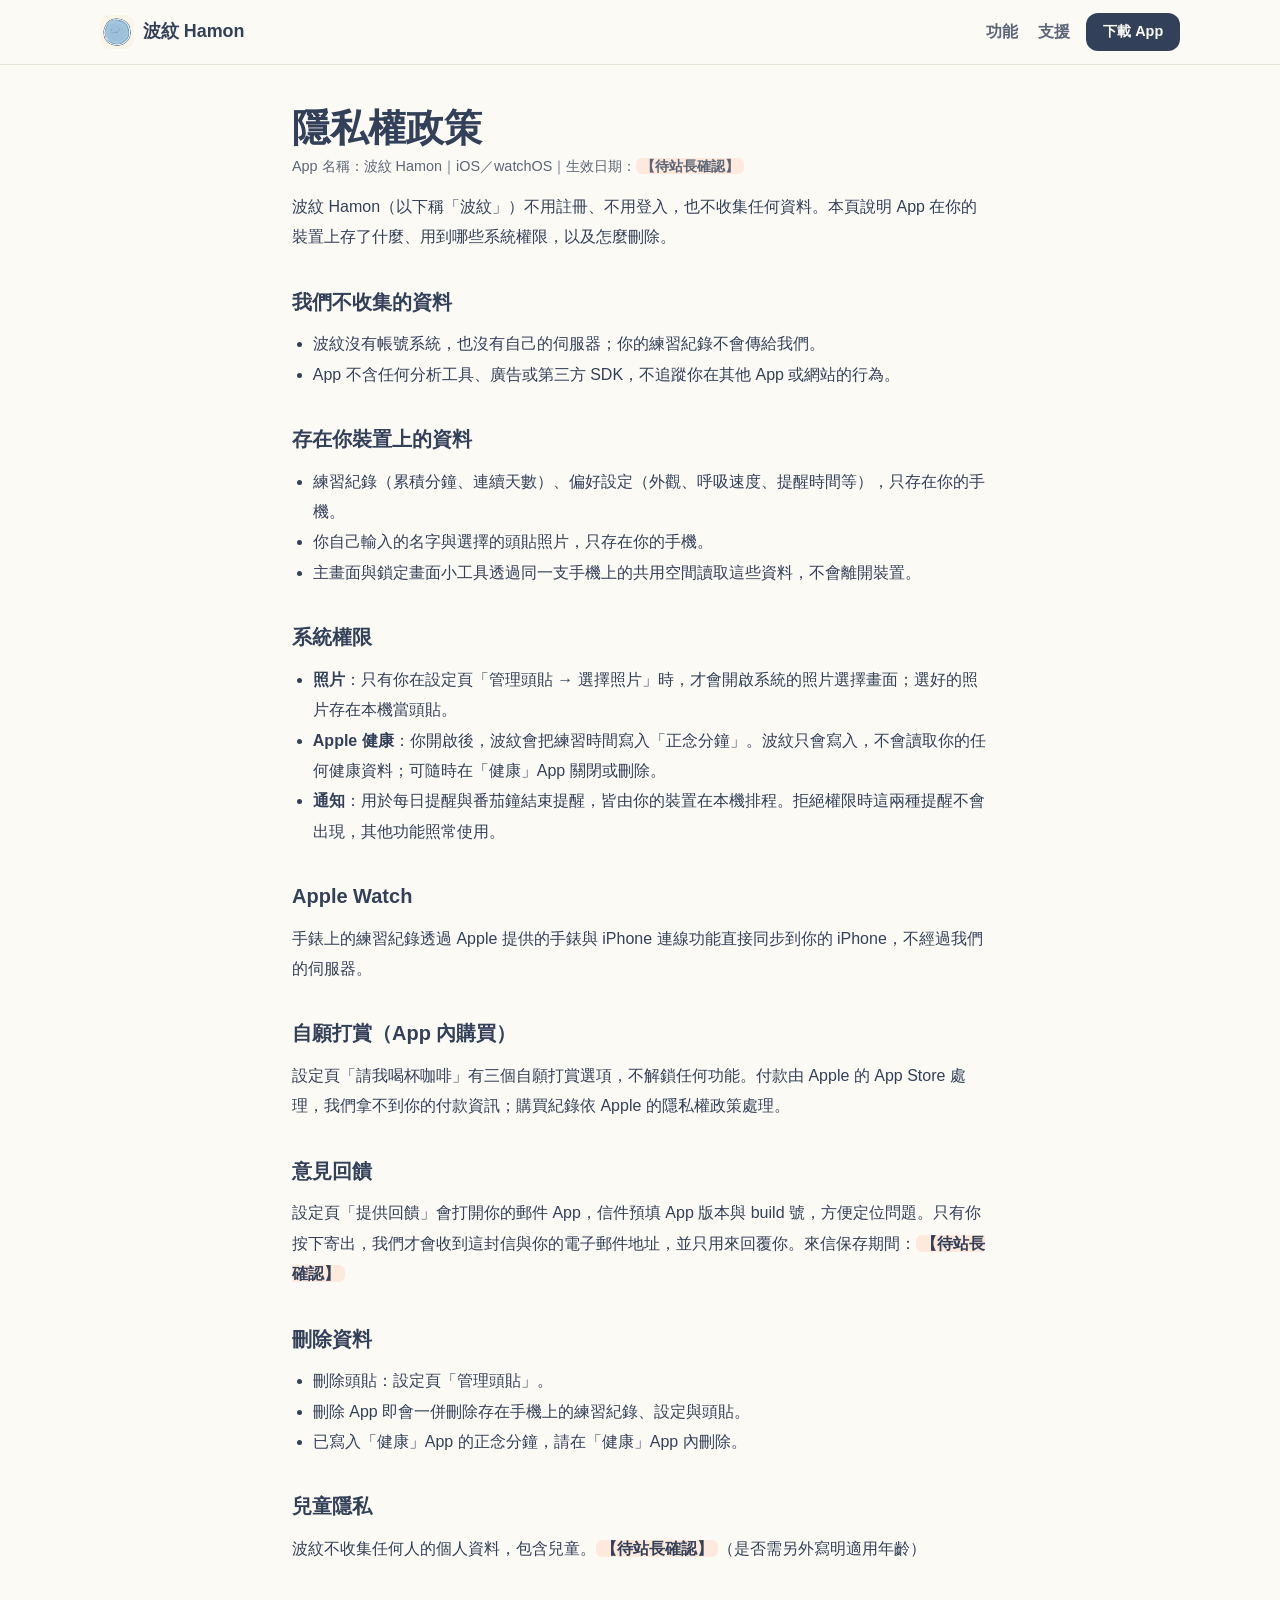
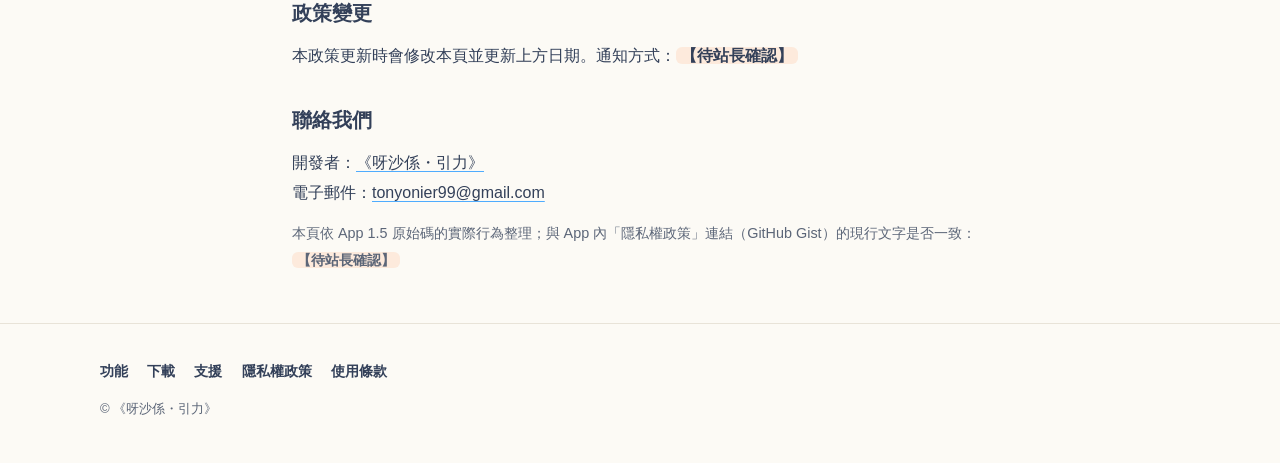
<file: privacy.html>
<!doctype html>
<html lang="zh-Hant-TW">
<head>
<meta charset="utf-8">
<meta name="viewport" content="width=device-width, initial-scale=1">
<title>隱私權政策｜波紋 Hamon</title>
<link rel="canonical" href="https://tonyonier99.github.io/hamon-site/privacy.html">
<meta name="description" content="波紋 Hamon 隱私權政策">
<meta name="color-scheme" content="light">
<meta property="og:title" content="隱私權政策｜波紋 Hamon">
<meta property="og:description" content="波紋 Hamon 隱私權政策">
<meta property="og:image" content="https://tonyonier99.github.io/hamon-site/assets/icon-512.png">
<link rel="icon" type="image/png" sizes="32x32" href="assets/favicon-32.png">
<link rel="icon" type="image/png" sizes="48x48" href="assets/favicon-48.png">
<link rel="icon" type="image/png" sizes="180x180" href="assets/favicon-180.png">
<link rel="apple-touch-icon" href="assets/icon-180.png">
<link rel="stylesheet" href="assets/site.css?v=611fb10f3a">
</head>
<body>
<script>document.documentElement.classList.add('js')</script>
<a class="skip" href="#main">跳到主要內容</a>
<header class="site"><div class="wrap"><a class="logo" href="index.html"><img src="assets/icon-64.png" alt="" width="34" height="34">波紋 Hamon</a><nav class="site-nav" aria-label="主選單"><a href="features.html">功能</a><a href="support.html">支援</a></nav><a class="nav-cta" href="download.html">下載 App</a></div></header>
<main id="main">
<article class="legal"><h1>隱私權政策</h1><p class="muted">App 名稱：波紋 Hamon｜iOS／watchOS｜生效日期：<span class="todo">【待站長確認】</span></p>
<p>波紋 Hamon（以下稱「波紋」）不用註冊、不用登入，也不收集任何資料。本頁說明 App 在你的裝置上存了什麼、用到哪些系統權限，以及怎麼刪除。</p>
<h2>我們不收集的資料</h2>
<ul>
<li>波紋沒有帳號系統，也沒有自己的伺服器；你的練習紀錄不會傳給我們。</li>
<li>App 不含任何分析工具、廣告或第三方 SDK，不追蹤你在其他 App 或網站的行為。</li>
</ul>
<h2>存在你裝置上的資料</h2>
<ul>
<li>練習紀錄（累積分鐘、連續天數）、偏好設定（外觀、呼吸速度、提醒時間等），只存在你的手機。</li>
<li>你自己輸入的名字與選擇的頭貼照片，只存在你的手機。</li>
<li>主畫面與鎖定畫面小工具透過同一支手機上的共用空間讀取這些資料，不會離開裝置。</li>
</ul>
<h2>系統權限</h2>
<ul>
<li><strong>照片</strong>：只有你在設定頁「管理頭貼 → 選擇照片」時，才會開啟系統的照片選擇畫面；選好的照片存在本機當頭貼。</li>
<li><strong>Apple 健康</strong>：你開啟後，波紋會把練習時間寫入「正念分鐘」。波紋只會寫入，不會讀取你的任何健康資料；可隨時在「健康」App 關閉或刪除。</li>
<li><strong>通知</strong>：用於每日提醒與番茄鐘結束提醒，皆由你的裝置在本機排程。拒絕權限時這兩種提醒不會出現，其他功能照常使用。</li>
</ul>
<h2>Apple Watch</h2>
<p>手錶上的練習紀錄透過 Apple 提供的手錶與 iPhone 連線功能直接同步到你的 iPhone，不經過我們的伺服器。</p>
<h2>自願打賞（App 內購買）</h2>
<p>設定頁「請我喝杯咖啡」有三個自願打賞選項，不解鎖任何功能。付款由 Apple 的 App Store 處理，我們拿不到你的付款資訊；購買紀錄依 Apple 的隱私權政策處理。</p>
<h2>意見回饋</h2>
<p>設定頁「提供回饋」會打開你的郵件 App，信件預填 App 版本與 build 號，方便定位問題。只有你按下寄出，我們才會收到這封信與你的電子郵件地址，並只用來回覆你。來信保存期間：<span class="todo">【待站長確認】</span></p>
<h2>刪除資料</h2>
<ul>
<li>刪除頭貼：設定頁「管理頭貼」。</li>
<li>刪除 App 即會一併刪除存在手機上的練習紀錄、設定與頭貼。</li>
<li>已寫入「健康」App 的正念分鐘，請在「健康」App 內刪除。</li>
</ul>
<h2>兒童隱私</h2>
<p>波紋不收集任何人的個人資料，包含兒童。<span class="todo">【待站長確認】</span>（是否需另外寫明適用年齡）</p>
<h2>政策變更</h2>
<p>本政策更新時會修改本頁並更新上方日期。通知方式：<span class="todo">【待站長確認】</span></p>
<h2>聯絡我們</h2>
<p>開發者：<a href="https://yasac.notion.site/2388d795636880929154e21565383382" rel="noopener">《呀沙係・引力》</a><br>電子郵件：<a href="mailto:tonyonier99@gmail.com">tonyonier99@gmail.com</a></p>
<p class="muted">本頁依 App 1.5 原始碼的實際行為整理；與 App 內「隱私權政策」連結（GitHub Gist）的現行文字是否一致：<span class="todo">【待站長確認】</span></p>
</article>
</main>
<footer class="site"><div class="wrap"><div class="foot-links"><a href="features.html">功能</a><a href="download.html">下載</a><a href="support.html">支援</a><a href="privacy.html">隱私權政策</a><a href="terms.html">使用條款</a></div><p class="foot-note">© 《呀沙係・引力》</p></div></footer>
<script>
(function () {
  var reduce = window.matchMedia && matchMedia('(prefers-reduced-motion: reduce)').matches;
  var targets = Array.prototype.slice.call(document.querySelectorAll('[data-reveal], [data-stagger]'));
  function show(el) { el.classList.add('in'); }
  if (reduce || !('IntersectionObserver' in window)) { targets.forEach(show); }
  else {
    var io = new IntersectionObserver(function (entries) {
      entries.forEach(function (e) { if (e.isIntersecting) { show(e.target); io.unobserve(e.target); } });
    }, { threshold: 0.12 });
    targets.forEach(function (el) { io.observe(el); });
    setTimeout(function () { targets.forEach(function (el) {
      var r = el.getBoundingClientRect(); if (r.top < innerHeight && r.bottom > 0) show(el); }); }, 1200);
  }
  document.querySelectorAll('[data-carousel]').forEach(function (box) {
    var imgs = box.querySelectorAll('.screen img'), dots = box.querySelectorAll('.dots button');
    var cap = box.querySelector('.shot-cap'), i = 0, timer = null;
    function go(n) {
      imgs[i].classList.remove('on'); dots[i].classList.remove('on'); dots[i].setAttribute('aria-pressed', 'false');
      i = (n + imgs.length) % imgs.length;
      imgs[i].classList.add('on'); dots[i].classList.add('on'); dots[i].setAttribute('aria-pressed', 'true');
      if (cap) cap.textContent = imgs[i].alt;
    }
    function start() { if (!reduce && !timer) timer = setInterval(function () { go(i + 1); }, 3200); }
    function stop() { clearInterval(timer); timer = null; }
    dots.forEach(function (d, n) { d.addEventListener('click', function () { stop(); go(n); start(); }); });
    box.addEventListener('mouseenter', stop); box.addEventListener('mouseleave', start);
    start();
  });
})();
</script>

</body>
</html>
</file>
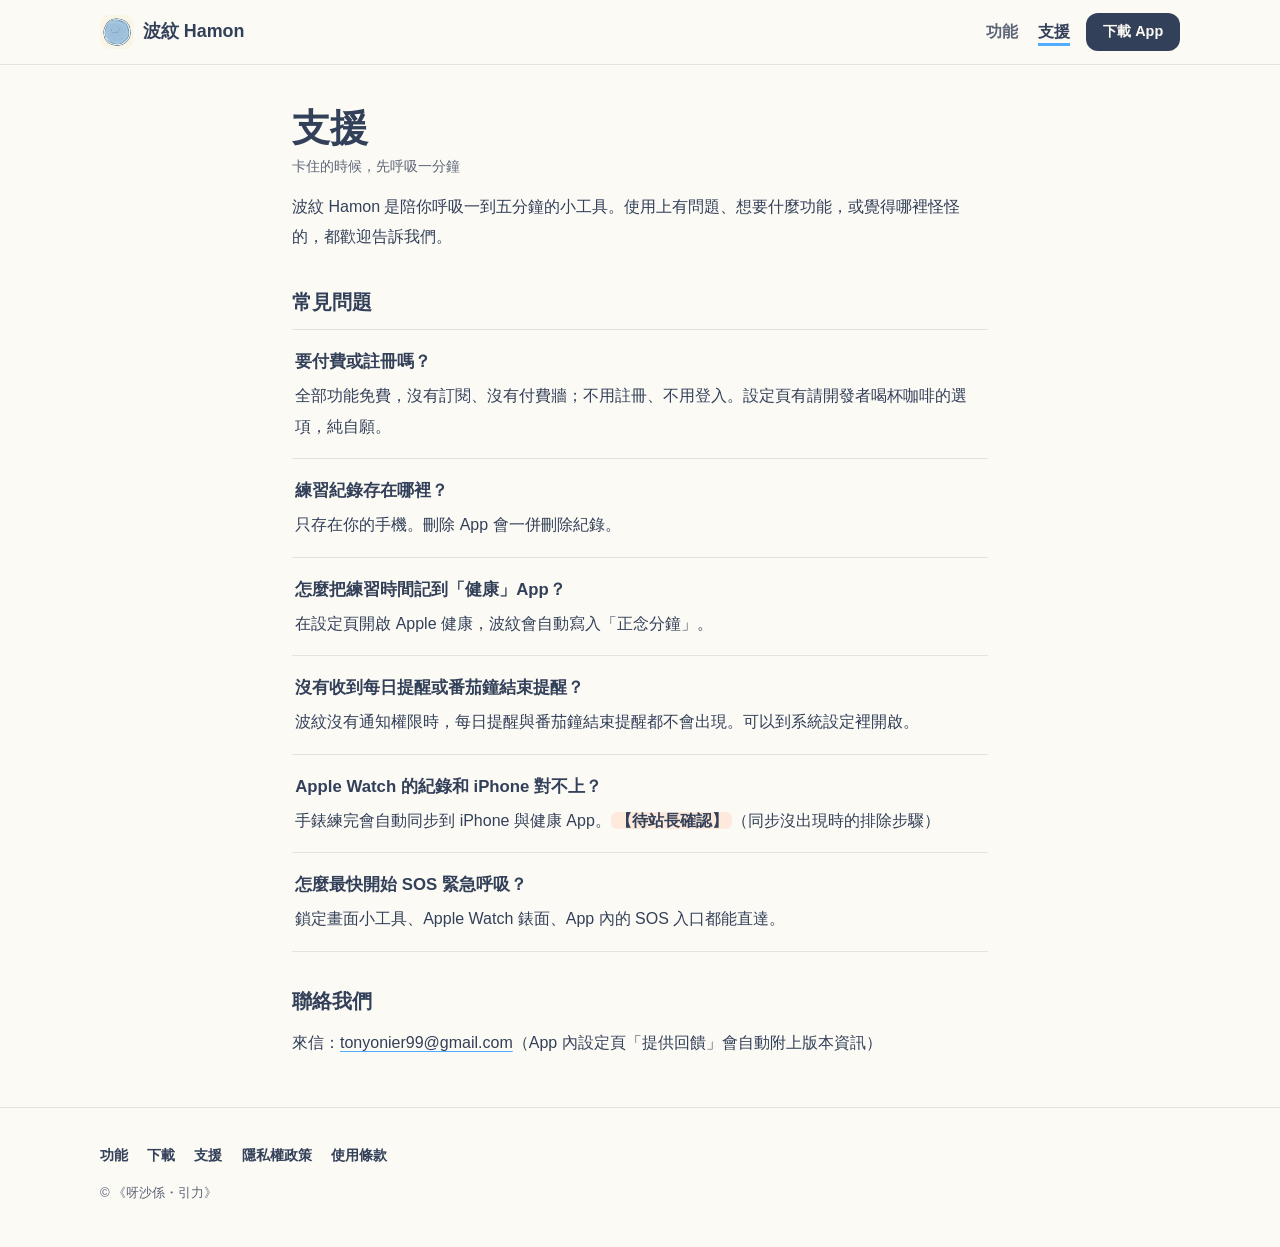
<file: support.html>
<!doctype html>
<html lang="zh-Hant-TW">
<head>
<meta charset="utf-8">
<meta name="viewport" content="width=device-width, initial-scale=1">
<title>支援｜波紋 Hamon</title>
<link rel="canonical" href="https://tonyonier99.github.io/hamon-site/support.html">
<meta name="description" content="波紋 Hamon：卡住的時候，先呼吸一分鐘">
<meta name="color-scheme" content="light">
<meta property="og:title" content="支援｜波紋 Hamon">
<meta property="og:description" content="波紋 Hamon：卡住的時候，先呼吸一分鐘">
<meta property="og:image" content="https://tonyonier99.github.io/hamon-site/assets/icon-512.png">
<link rel="icon" type="image/png" sizes="32x32" href="assets/favicon-32.png">
<link rel="icon" type="image/png" sizes="48x48" href="assets/favicon-48.png">
<link rel="icon" type="image/png" sizes="180x180" href="assets/favicon-180.png">
<link rel="apple-touch-icon" href="assets/icon-180.png">
<link rel="stylesheet" href="assets/site.css?v=611fb10f3a">
</head>
<body>
<script>document.documentElement.classList.add('js')</script>
<a class="skip" href="#main">跳到主要內容</a>
<header class="site"><div class="wrap"><a class="logo" href="index.html"><img src="assets/icon-64.png" alt="" width="34" height="34">波紋 Hamon</a><nav class="site-nav" aria-label="主選單"><a href="features.html">功能</a><a href="support.html" class="on" aria-current="page">支援</a></nav><a class="nav-cta" href="download.html">下載 App</a></div></header>
<main id="main">
<article class="legal"><h1>支援</h1><p class="muted">卡住的時候，先呼吸一分鐘</p>
<p>波紋 Hamon 是陪你呼吸一到五分鐘的小工具。使用上有問題、想要什麼功能，或覺得哪裡怪怪的，都歡迎告訴我們。</p>
<h2>常見問題</h2>
<div class="faq">
<p><strong>要付費或註冊嗎？</strong>全部功能免費，沒有訂閱、沒有付費牆；不用註冊、不用登入。設定頁有請開發者喝杯咖啡的選項，純自願。</p>
<p><strong>練習紀錄存在哪裡？</strong>只存在你的手機。刪除 App 會一併刪除紀錄。</p>
<p><strong>怎麼把練習時間記到「健康」App？</strong>在設定頁開啟 Apple 健康，波紋會自動寫入「正念分鐘」。</p>
<p><strong>沒有收到每日提醒或番茄鐘結束提醒？</strong>波紋沒有通知權限時，每日提醒與番茄鐘結束提醒都不會出現。可以到系統設定裡開啟。</p>
<p><strong>Apple Watch 的紀錄和 iPhone 對不上？</strong>手錶練完會自動同步到 iPhone 與健康 App。<span class="todo">【待站長確認】</span>（同步沒出現時的排除步驟）</p>
<p><strong>怎麼最快開始 SOS 緊急呼吸？</strong>鎖定畫面小工具、Apple Watch 錶面、App 內的 SOS 入口都能直達。</p>
</div>
<h2>聯絡我們</h2>
<p>來信：<a href="mailto:tonyonier99@gmail.com">tonyonier99@gmail.com</a>（App 內設定頁「提供回饋」會自動附上版本資訊）</p>
</article>
</main>
<footer class="site"><div class="wrap"><div class="foot-links"><a href="features.html">功能</a><a href="download.html">下載</a><a href="support.html">支援</a><a href="privacy.html">隱私權政策</a><a href="terms.html">使用條款</a></div><p class="foot-note">© 《呀沙係・引力》</p></div></footer>
<script>
(function () {
  var reduce = window.matchMedia && matchMedia('(prefers-reduced-motion: reduce)').matches;
  var targets = Array.prototype.slice.call(document.querySelectorAll('[data-reveal], [data-stagger]'));
  function show(el) { el.classList.add('in'); }
  if (reduce || !('IntersectionObserver' in window)) { targets.forEach(show); }
  else {
    var io = new IntersectionObserver(function (entries) {
      entries.forEach(function (e) { if (e.isIntersecting) { show(e.target); io.unobserve(e.target); } });
    }, { threshold: 0.12 });
    targets.forEach(function (el) { io.observe(el); });
    setTimeout(function () { targets.forEach(function (el) {
      var r = el.getBoundingClientRect(); if (r.top < innerHeight && r.bottom > 0) show(el); }); }, 1200);
  }
  document.querySelectorAll('[data-carousel]').forEach(function (box) {
    var imgs = box.querySelectorAll('.screen img'), dots = box.querySelectorAll('.dots button');
    var cap = box.querySelector('.shot-cap'), i = 0, timer = null;
    function go(n) {
      imgs[i].classList.remove('on'); dots[i].classList.remove('on'); dots[i].setAttribute('aria-pressed', 'false');
      i = (n + imgs.length) % imgs.length;
      imgs[i].classList.add('on'); dots[i].classList.add('on'); dots[i].setAttribute('aria-pressed', 'true');
      if (cap) cap.textContent = imgs[i].alt;
    }
    function start() { if (!reduce && !timer) timer = setInterval(function () { go(i + 1); }, 3200); }
    function stop() { clearInterval(timer); timer = null; }
    dots.forEach(function (d, n) { d.addEventListener('click', function () { stop(); go(n); start(); }); });
    box.addEventListener('mouseenter', stop); box.addEventListener('mouseleave', start);
    start();
  });
})();
</script>

</body>
</html>
</file>
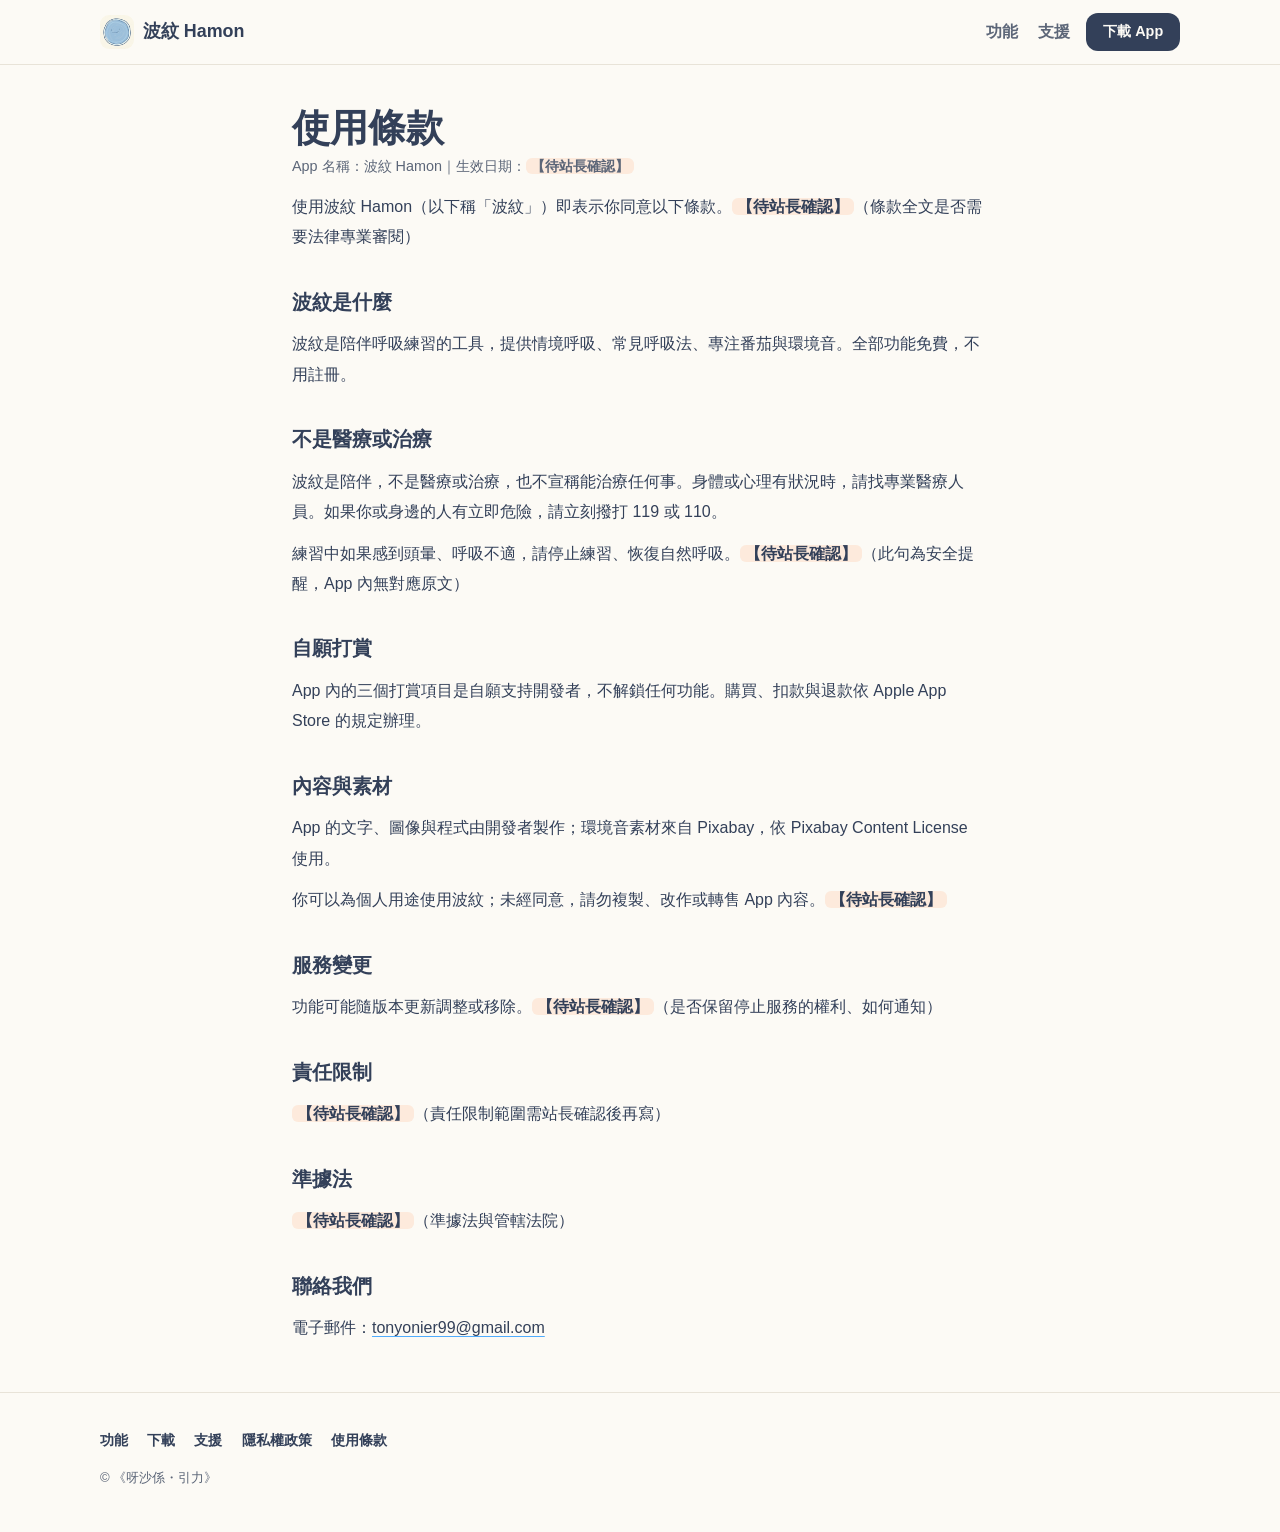
<file: terms.html>
<!doctype html>
<html lang="zh-Hant-TW">
<head>
<meta charset="utf-8">
<meta name="viewport" content="width=device-width, initial-scale=1">
<title>使用條款｜波紋 Hamon</title>
<link rel="canonical" href="https://tonyonier99.github.io/hamon-site/terms.html">
<meta name="description" content="波紋 Hamon 使用條款">
<meta name="color-scheme" content="light">
<meta property="og:title" content="使用條款｜波紋 Hamon">
<meta property="og:description" content="波紋 Hamon 使用條款">
<meta property="og:image" content="https://tonyonier99.github.io/hamon-site/assets/icon-512.png">
<link rel="icon" type="image/png" sizes="32x32" href="assets/favicon-32.png">
<link rel="icon" type="image/png" sizes="48x48" href="assets/favicon-48.png">
<link rel="icon" type="image/png" sizes="180x180" href="assets/favicon-180.png">
<link rel="apple-touch-icon" href="assets/icon-180.png">
<link rel="stylesheet" href="assets/site.css?v=611fb10f3a">
</head>
<body>
<script>document.documentElement.classList.add('js')</script>
<a class="skip" href="#main">跳到主要內容</a>
<header class="site"><div class="wrap"><a class="logo" href="index.html"><img src="assets/icon-64.png" alt="" width="34" height="34">波紋 Hamon</a><nav class="site-nav" aria-label="主選單"><a href="features.html">功能</a><a href="support.html">支援</a></nav><a class="nav-cta" href="download.html">下載 App</a></div></header>
<main id="main">
<article class="legal"><h1>使用條款</h1><p class="muted">App 名稱：波紋 Hamon｜生效日期：<span class="todo">【待站長確認】</span></p>
<p>使用波紋 Hamon（以下稱「波紋」）即表示你同意以下條款。<span class="todo">【待站長確認】</span>（條款全文是否需要法律專業審閱）</p>
<h2>波紋是什麼</h2>
<p>波紋是陪伴呼吸練習的工具，提供情境呼吸、常見呼吸法、專注番茄與環境音。全部功能免費，不用註冊。</p>
<h2>不是醫療或治療</h2>
<p>波紋是陪伴，不是醫療或治療，也不宣稱能治療任何事。身體或心理有狀況時，請找專業醫療人員。如果你或身邊的人有立即危險，請立刻撥打 119 或 110。</p>
<p>練習中如果感到頭暈、呼吸不適，請停止練習、恢復自然呼吸。<span class="todo">【待站長確認】</span>（此句為安全提醒，App 內無對應原文）</p>
<h2>自願打賞</h2>
<p>App 內的三個打賞項目是自願支持開發者，不解鎖任何功能。購買、扣款與退款依 Apple App Store 的規定辦理。</p>
<h2>內容與素材</h2>
<p>App 的文字、圖像與程式由開發者製作；環境音素材來自 Pixabay，依 Pixabay Content License 使用。</p>
<p>你可以為個人用途使用波紋；未經同意，請勿複製、改作或轉售 App 內容。<span class="todo">【待站長確認】</span></p>
<h2>服務變更</h2>
<p>功能可能隨版本更新調整或移除。<span class="todo">【待站長確認】</span>（是否保留停止服務的權利、如何通知）</p>
<h2>責任限制</h2>
<p><span class="todo">【待站長確認】</span>（責任限制範圍需站長確認後再寫）</p>
<h2>準據法</h2>
<p><span class="todo">【待站長確認】</span>（準據法與管轄法院）</p>
<h2>聯絡我們</h2>
<p>電子郵件：<a href="mailto:tonyonier99@gmail.com">tonyonier99@gmail.com</a></p>
</article>
</main>
<footer class="site"><div class="wrap"><div class="foot-links"><a href="features.html">功能</a><a href="download.html">下載</a><a href="support.html">支援</a><a href="privacy.html">隱私權政策</a><a href="terms.html">使用條款</a></div><p class="foot-note">© 《呀沙係・引力》</p></div></footer>
<script>
(function () {
  var reduce = window.matchMedia && matchMedia('(prefers-reduced-motion: reduce)').matches;
  var targets = Array.prototype.slice.call(document.querySelectorAll('[data-reveal], [data-stagger]'));
  function show(el) { el.classList.add('in'); }
  if (reduce || !('IntersectionObserver' in window)) { targets.forEach(show); }
  else {
    var io = new IntersectionObserver(function (entries) {
      entries.forEach(function (e) { if (e.isIntersecting) { show(e.target); io.unobserve(e.target); } });
    }, { threshold: 0.12 });
    targets.forEach(function (el) { io.observe(el); });
    setTimeout(function () { targets.forEach(function (el) {
      var r = el.getBoundingClientRect(); if (r.top < innerHeight && r.bottom > 0) show(el); }); }, 1200);
  }
  document.querySelectorAll('[data-carousel]').forEach(function (box) {
    var imgs = box.querySelectorAll('.screen img'), dots = box.querySelectorAll('.dots button');
    var cap = box.querySelector('.shot-cap'), i = 0, timer = null;
    function go(n) {
      imgs[i].classList.remove('on'); dots[i].classList.remove('on'); dots[i].setAttribute('aria-pressed', 'false');
      i = (n + imgs.length) % imgs.length;
      imgs[i].classList.add('on'); dots[i].classList.add('on'); dots[i].setAttribute('aria-pressed', 'true');
      if (cap) cap.textContent = imgs[i].alt;
    }
    function start() { if (!reduce && !timer) timer = setInterval(function () { go(i + 1); }, 3200); }
    function stop() { clearInterval(timer); timer = null; }
    dots.forEach(function (d, n) { d.addEventListener('click', function () { stop(); go(n); start(); }); });
    box.addEventListener('mouseenter', stop); box.addEventListener('mouseleave', start);
    start();
  });
})();
</script>

</body>
</html>
</file>
<file: assets/site.css>
:root {
  --paper:#FCFAF5; --ink:#334059; --sub:#5C6678; --line:#E8E3D8; --card:#FFFFFF; --tint:#F5F2EA;
  --blue:#4FACFE; --orange:#FF9F68; --purple:#A18CD1; --red:#FF6B6B; --highlight:#FFE666;
  --blue-soft:rgba(79,172,254,0.16); --orange-soft:rgba(255,159,104,0.18); --purple-soft:rgba(161,140,209,0.18);
  --btn-bg:#334059; --btn-fg:#FCFAF5; --shadow:rgba(51,64,89,0.12); --frame:#1F2533;
  color-scheme:light;
}

* { box-sizing:border-box; margin:0; padding:0; }
html { scroll-behavior:smooth; -webkit-text-size-adjust:100%; }
body { background:var(--paper); color:var(--ink); line-height:1.75; overflow-x:hidden;
  font-family:ui-rounded,"SF Pro Rounded",-apple-system,BlinkMacSystemFont,"PingFang TC","Noto Sans TC","Microsoft JhengHei",sans-serif; }
img { max-width:100%; display:block; }
a { color:inherit; text-decoration-color:var(--blue); text-underline-offset:3px; }
a:focus-visible, button:focus-visible { outline:3px solid var(--blue); outline-offset:3px; border-radius:8px; }
.skip { position:absolute; left:-999px; top:0; } .skip:focus { left:1rem; top:1rem; background:var(--card); padding:.5rem 1rem; z-index:20; }
.wrap, .sc-in { max-width:1120px; margin:0 auto; padding:0 1.25rem; }
header.site { position:sticky; top:0; z-index:50; background:color-mix(in srgb,var(--paper) 92%,transparent);
  -webkit-backdrop-filter:blur(10px); backdrop-filter:blur(10px); border-bottom:1px solid var(--line); }
header.site .wrap { display:flex; align-items:center; gap:1rem; min-height:64px; flex-wrap:wrap; }
.logo { display:flex; align-items:center; gap:.55rem; font-weight:800; font-size:1.12rem; text-decoration:none; }
.logo img { width:34px; height:34px; border-radius:9px; }
.site-nav { display:flex; gap:1.3rem; margin-left:auto; }
.site-nav a { text-decoration:none; font-weight:700; color:var(--sub); }
.site-nav a:hover, .site-nav a.on { color:var(--ink); }
.site-nav a.on { box-shadow:inset 0 -3px 0 var(--blue); }
.nav-cta { text-decoration:none; background:var(--btn-bg); color:var(--btn-fg); font-weight:800; font-size:.9rem;
  padding:.42rem 1.05rem; border-radius:12px; white-space:nowrap; }
@media (max-width:700px) {
  header.site .wrap { padding-top:.5rem; padding-bottom:.5rem; gap:.4rem 1rem; }
  .nav-cta { margin-left:auto; }
  .site-nav { order:3; width:100%; margin-left:0; gap:1.1rem; }
}
footer.site { margin-top:3rem; border-top:1px solid var(--line); padding:2.2rem 0 2.6rem; color:var(--sub); font-size:.9rem; }
footer.site .wrap { display:grid; gap:.9rem; }
.foot-links { display:flex; flex-wrap:wrap; gap:.4rem 1.2rem; }
.foot-links a { text-decoration:none; font-weight:700; color:var(--ink); }
.foot-note { font-size:.82rem; }

.sc-split { display:grid; grid-template-columns:minmax(0,1fr); gap:2.4rem; align-items:center; }
@media (min-width:900px) { .sc-split { grid-template-columns:minmax(0,1fr) minmax(0,1fr); gap:3.5rem; } .sc-split.flip > :last-child { order:-1; } }
.sc-hero { padding:3.4rem 0 3.8rem; background:radial-gradient(1100px 480px at 85% 10%,var(--blue-soft) 0%,transparent 60%); }
.sc-eyebrow { display:inline-block; font-size:.88rem; font-weight:800; letter-spacing:.04em; padding:.18rem .7rem;
  border-radius:999px; background:var(--blue-soft); color:var(--ink); }
.sc-copy h1 { font-size:clamp(2rem,5.2vw,3.2rem); line-height:1.3; margin-top:.7rem; font-weight:800; }
.sc-copy h1 em, .sc-copy h2 em { font-style:normal; background:linear-gradient(transparent 62%,var(--highlight) 62%); }
.sc-copy h2 { font-size:clamp(1.6rem,3.6vw,2.3rem); line-height:1.35; margin-top:.6rem; font-weight:800; }
.sc-lead { color:var(--sub); font-size:1.06rem; line-height:1.9; margin-top:1rem; max-width:34rem; }
.sc-actions { display:flex; flex-wrap:wrap; gap:.7rem; margin-top:1.6rem; }
.sc-btn { display:inline-flex; align-items:center; justify-content:center; min-height:50px; padding:0 1.6rem; border-radius:14px;
  background:var(--btn-bg); color:var(--btn-fg); font-weight:800; font-size:1.02rem; text-decoration:none; border:2px solid var(--btn-bg);
  box-shadow:0 6px 0 var(--shadow); transition:transform .2s, box-shadow .2s; }
.sc-btn:hover { transform:translateY(-2px); }
.sc-btn:active { transform:translateY(3px); box-shadow:0 2px 0 var(--shadow); }
.sc-btn.outline { background:transparent; color:var(--ink); border-color:var(--ink); }
.sc-btn.todo { background:var(--tint); color:var(--ink); border:2px dashed var(--orange); box-shadow:none; cursor:not-allowed; }
.sc-proof { color:var(--sub); font-size:.9rem; margin-top:1.1rem; }
.sc-band { padding:4.2rem 0; }
.sc-band.tint { background:var(--tint); }
.sc-points { list-style:none; margin-top:1.3rem; display:grid; gap:.6rem; }
.sc-points li { font-size:1.01rem; line-height:1.7; padding-left:1.6rem; position:relative; }
.sc-points li::before { content:""; position:absolute; left:.15rem; top:.55em; width:.7rem; height:.7rem; border-radius:50%;
  background:var(--blue-soft); box-shadow:inset 0 0 0 3px var(--blue); }
.sc-sec-head { text-align:center; max-width:42rem; margin:0 auto; }
.sc-sec-head h2 { font-size:clamp(1.6rem,3.6vw,2.3rem); font-weight:800; line-height:1.35; }
.sc-sec-head p { color:var(--sub); margin-top:.6rem; font-size:1.03rem; }
.pagehead h1, .sc-copy h1, .sc-copy h2, .sc-sec-head h2, .legal h1, .legal h2, .nf h1 { text-wrap:balance; word-break:keep-all; overflow-wrap:anywhere; }
.sc-lead, .pagehead p.lead, .sc-sec-head p, .tile p, .tile li, .legal p { text-wrap:pretty; }
.pagehead { position:relative; overflow:hidden; padding:3.4rem 0 3rem; }
.pagehead::before { content:""; position:absolute; top:0; right:0; bottom:0; width:min(55vw,720px); pointer-events:none;
  background:url(wash.png) left top/cover no-repeat; transform:scaleX(-1); opacity:.55;
  -webkit-mask-image:linear-gradient(to left,transparent 0%,#000 55%),linear-gradient(to bottom,#000 40%,transparent 100%);
  -webkit-mask-composite:source-in; mask-image:linear-gradient(to left,transparent 0%,#000 55%),linear-gradient(to bottom,#000 40%,transparent 100%);
  mask-composite:intersect; }
@media (max-width:899px) { .pagehead::before { display:none; } }
.pagehead .sc-in { position:relative; }
.jump { display:flex; flex-wrap:wrap; gap:.5rem; margin-top:1.6rem; max-width:44rem; }
.jump a { text-decoration:none; color:var(--ink); font-size:.9rem; font-weight:700; padding:.45rem .95rem; border-radius:999px;
  background:var(--card); border:1px solid var(--line); transition:border-color .2s ease, color .2s ease; }
.jump a:hover { border-color:var(--blue); color:var(--blue); }
.jump a:focus-visible { outline:3px solid var(--blue); outline-offset:2px; }
[id] { scroll-margin-top:5rem; }
.pagehead h1 { font-size:clamp(1.9rem,5vw,2.8rem); font-weight:800; line-height:1.3; margin-top:.6rem; }
.pagehead p.lead { color:var(--sub); font-size:1.05rem; margin-top:.7rem; max-width:40rem; }

.bento { display:grid; grid-template-columns:minmax(0,1fr); gap:1rem; margin-top:2rem; }
@media (min-width:760px) { .bento { grid-template-columns:repeat(2,minmax(0,1fr)); } }
@media (min-width:1000px) { .bento { grid-template-columns:repeat(3,minmax(0,1fr)); } }
.tile { background:var(--card); border:1px solid var(--line); border-radius:24px; padding:1.5rem;
  transition:transform .35s cubic-bezier(.2,.7,.2,1), box-shadow .35s; }
.tile:hover { transform:translateY(-4px); box-shadow:0 18px 40px var(--shadow); }
.tile .t-eyebrow { font-size:.8rem; font-weight:800; letter-spacing:.04em; color:var(--sub); }
.tile h3 { font-size:1.22rem; font-weight:800; line-height:1.45; margin-top:.3rem; }
.tile p, .tile li { color:var(--sub); font-size:.94rem; line-height:1.75; margin-top:.35rem; }
.tile ul { margin:.4rem 0 0 1.1rem; }
.tile .bar { height:6px; width:48px; border-radius:999px; margin-bottom:.9rem; }
.bar.blue { background:var(--blue); } .bar.orange { background:var(--orange); } .bar.purple { background:var(--purple); } .bar.red { background:var(--red); }
.scen-groups { display:grid; grid-template-columns:minmax(0,1fr); gap:1rem; margin-top:2rem; }
@media (min-width:900px) { .scen-groups { grid-template-columns:repeat(2,minmax(0,1fr)); } }
.scen-group h3 { font-size:1.15rem; font-weight:800; margin-bottom:.6rem; }
.scen-more { margin-top:2.4rem; text-align:center; }
.scen-more .scen-groups { text-align:left; }
.scen-more summary { display:inline-flex; cursor:pointer; font-weight:800; color:var(--blue); padding:.6rem 1.1rem; border:1px solid var(--line);
  border-radius:999px; background:var(--card); list-style:none; }
.scen-more summary::-webkit-details-marker { display:none; }
.scen-more summary:focus-visible { outline:3px solid var(--blue); outline-offset:2px; }
.scen-more[open] summary { margin-bottom:.4rem; }
.scen-groups { column-gap:2.5rem; }
.watch-row { display:grid; grid-template-columns:repeat(2,minmax(0,1fr)); gap:1rem; margin-top:2rem; }
@media (min-width:900px) { .watch-row { grid-template-columns:repeat(4,minmax(0,1fr)); } }
.watch-row figure { text-align:center; }
.watch-row img { width:100%; max-width:200px; margin:0 auto; border-radius:34px; border:8px solid var(--frame); }
.watch-row figcaption, .shot-cap { font-size:.86rem; color:var(--sub); margin-top:.6rem; }
.store-big { margin-top:1.6rem; }
.legal { max-width:46rem; margin:0 auto; padding:2.4rem 1.25rem 0; }
.legal h1 { font-size:clamp(1.8rem,4.6vw,2.4rem); font-weight:800; line-height:1.3; }
.legal h2 { font-size:1.25rem; font-weight:800; margin:2rem 0 .6rem; }
.legal p, .legal li { color:var(--ink); font-size:1rem; line-height:1.9; }
.legal p + p { margin-top:.7rem; }
.legal ul { margin:.5rem 0 .8rem 1.3rem; }
.legal .faq { border-top:1px solid var(--line); }
.legal .faq p { margin:0; padding:1rem .2rem; border-bottom:1px solid var(--line); }
.legal .faq strong { display:block; font-size:1.05rem; margin-bottom:.2rem; }
.legal .muted { color:var(--sub); font-size:.9rem; }
.legal .todo { background:var(--orange-soft); border-radius:6px; padding:0 .3rem; font-weight:700; }
.nf { text-align:center; padding:5rem 1.25rem 2rem; }
.nf .sc-lead { margin:1rem auto 0; } .nf .sc-actions { justify-content:center; }
.nf img { width:120px; height:120px; margin:0 auto 1.4rem; border-radius:28px; }

@view-transition { navigation:auto; }
.js [data-reveal] { opacity:0; transform:translateY(28px); transition:opacity .8s cubic-bezier(.2,.7,.2,1), transform .8s cubic-bezier(.2,.7,.2,1); }
.js [data-reveal].in { opacity:1; transform:none; }
.js [data-stagger] > * { opacity:0; transform:translateY(18px); transition:opacity .6s cubic-bezier(.2,.7,.2,1), transform .6s cubic-bezier(.2,.7,.2,1); }
.js [data-stagger].in > * { opacity:1; transform:none; }
.js [data-stagger].in > *:nth-child(2) { transition-delay:.06s; } .js [data-stagger].in > *:nth-child(3) { transition-delay:.12s; }
.js [data-stagger].in > *:nth-child(4) { transition-delay:.18s; } .js [data-stagger].in > *:nth-child(n+5) { transition-delay:.24s; }
.marquee { overflow:hidden; padding:1.1rem 0; border-top:1px solid var(--line); border-bottom:1px solid var(--line); background:var(--card); }
.marquee-row { display:flex; gap:.7rem; width:max-content; animation:marquee 52s linear infinite; }
.marquee-row.rev { animation-direction:reverse; margin-top:.7rem; animation-duration:60s; }
.marquee:hover .marquee-row { animation-play-state:paused; }
.marquee a { flex:none; padding:.45rem 1rem; border-radius:999px; background:var(--paper); border:1px solid var(--line);
  font-weight:700; font-size:.95rem; white-space:nowrap; text-decoration:none; }
.marquee a:hover { border-color:var(--blue); }
@keyframes marquee { to { transform:translateX(-50%); } }
.stage { display:flex; flex-direction:column; align-items:center; }
.phone { position:relative; width:min(300px,78vw); aspect-ratio:1206/2622; border-radius:46px; background:var(--frame);
  padding:11px; box-shadow:0 30px 60px var(--shadow); }
.phone.float { animation:float 7s ease-in-out infinite; }
.phone .screen { position:relative; width:100%; height:100%; border-radius:36px; overflow:hidden; background:var(--paper); }
.phone img { position:absolute; inset:0; width:100%; height:100%; object-fit:cover; opacity:0; transition:opacity .7s ease; }
.phone img.on { opacity:1; }
.phone.single img { opacity:1; }
.dots { display:flex; gap:.45rem; margin-top:1.1rem; flex-wrap:wrap; justify-content:center; }
.dots button { width:10px; height:10px; border-radius:50%; border:0; padding:0; background:var(--line); cursor:pointer; }
.dots button.on { background:var(--blue); width:26px; border-radius:999px; }
.dots button::after { content:""; display:block; width:44px; height:44px; margin:-17px; }
@keyframes float { 0%,100% { transform:translateY(0); } 50% { transform:translateY(-10px); } }
@media (prefers-reduced-motion: reduce) {
  .marquee-row { animation:none; flex-wrap:wrap; width:auto; } .phone.float { animation:none; }
  .js [data-reveal], .js [data-stagger] > * { opacity:1; transform:none; transition:none; }
  .phone img { transition:none; }
}

.sc-stage { display:flex; flex-direction:column; align-items:center; }
.sc-card { /* 站長 2026-11-11：手機不要底圖，跟頁面融合 */
  width:100%; display:flex; flex-direction:column; align-items:center; }
.sc-note { font-size:.78rem; color:var(--sub); margin-top:.8rem; text-align:center; }
.float .hp { animation:float 7s ease-in-out infinite; }
.hp { --hp-paper:#FCFAF5; --hp-ink:#334059; --hp-card:#FFFFFF; --hp-gray:#8E8E93; --hp-line:rgba(51,64,89,.10);
  --hp-soft:rgba(51,64,89,.05); --hp-session:#FAF5F0; --hp-tab:#1A4D80; --hp-tab-off:#808080; --hp-green:#73BF8C;
  --hp-blue:#59A6F2; --hp-pink:#E699B3; --hp-teal:#3399B3; --hp-orange:#FFA633; --hp-focus:#C77559;
  position:relative; width:min(300px,84vw); height:610px; border-radius:46px; background:#1F2533; padding:10px;
  box-shadow:0 24px 50px var(--shadow); font-family:ui-rounded,"SF Pro Rounded",-apple-system,"PingFang TC","Noto Sans TC",sans-serif;
  text-align:left; line-height:1.4; -webkit-user-select:none; user-select:none; }
/* 只用淺色（站長 2026-11-11）：示範手機不提供深色 */
:where(.hp) button { font-family:inherit; border:0; background:none; color:inherit; cursor:pointer; padding:0; text-align:inherit; }
.hp-screen { position:relative; width:100%; height:100%; border-radius:37px; overflow:hidden; background:var(--hp-paper);
  color:var(--hp-ink); display:flex; flex-direction:column; font-size:12px; }
.hp-status { flex:none; height:30px; padding:9px 26px 0; font-size:11.5px; font-weight:700; }
.hp-panes { position:relative; flex:1; overflow:hidden; }
.hp-pane { position:absolute; inset:0; opacity:0; pointer-events:none; transition:opacity .3s; }
.hp-pane.on { opacity:1; pointer-events:auto; }
.hp-scroll { position:absolute; inset:0; overflow-y:auto; overflow-x:hidden; padding:4px 12px 16px; scrollbar-width:none; }
.hp-scroll::-webkit-scrollbar { display:none; }
.hp-tabs { flex:none; display:grid; grid-template-columns:repeat(5,1fr); padding:8px 4px 16px; border-top:1px solid var(--hp-line);
  background:color-mix(in srgb,var(--hp-paper) 85%,transparent); }
.hp-tabs button { text-align:center; font-size:11px; font-weight:700; color:var(--hp-tab-off); min-height:30px; }
.hp-tabs button.on { color:var(--hp-tab); }
.tap { position:absolute; z-index:30; width:36px; height:36px; margin:-18px 0 0 -18px; border-radius:50%;
  background:rgba(89,166,242,.30); border:2px solid rgba(89,166,242,.9); pointer-events:none; animation:tap .65s ease-out forwards; }
@keyframes tap { from { transform:scale(.4); opacity:1; } to { transform:scale(1.5); opacity:0; } }

.hp-head { display:flex; align-items:center; gap:10px; padding:4px 4px 0; }
.hp-avatar { flex:none; width:40px; height:40px; border-radius:50%; background:rgba(89,166,242,.2); border:1.5px solid rgba(89,166,242,.3); }
.hp-avatar.big { width:58px; height:58px; }
.hp-hello { flex:1; min-width:0; }
.hp-hello div { display:flex; align-items:center; gap:4px; }
.hp-hello b { font-size:16px; font-weight:900; }
.hp-hello > span { font-size:10px; color:var(--hp-gray); font-weight:500; }
.hp-badge { font-style:normal; font-size:7.5px; font-weight:700; color:#fff; background:var(--hp-pink); border-radius:5px; padding:1px 4px; white-space:nowrap; }
.hp-stats { display:grid; gap:3px; background:var(--hp-card); border-radius:9px; padding:6px 8px; font-size:8px; font-weight:700; opacity:.9; text-align:right; }
.hp-sec { margin-top:18px; }
.hp-sec-h { display:flex; justify-content:space-between; align-items:center; padding:0 4px; margin-bottom:10px; }
.hp-sec-h h4 { font-size:16px; font-weight:900; }
.hp-all { font-size:10px; font-weight:700; opacity:.6; border:1.5px solid var(--hp-line); border-radius:9px; padding:3px 7px; }
.hp-cards { display:flex; gap:12px; overflow-x:auto; padding:0 4px 10px; scrollbar-width:none; }
.hp-cards::-webkit-scrollbar { display:none; }
.hp-card { position:relative; flex:none; width:158px; height:130px; border-radius:17px; background:var(--c); color:#fff !important;
  padding:14px; display:flex; flex-direction:column; justify-content:flex-end; box-shadow:0 4px 0 color-mix(in srgb,var(--c) 60%,transparent);
  transition:transform .15s; }
.hp-card:active { transform:translateY(3px); }
.hp-pill { position:absolute; top:12px; right:12px; font-size:10px; font-weight:900; background:rgba(255,255,255,.2); border-radius:9px; padding:3px 8px; }
.hp-card strong { font-size:16px; font-weight:900; }
.hp-card-sub { font-size:11px; font-weight:700; opacity:.9; margin-top:2px; }
.hp-more { flex:none; width:72px; height:130px; border-radius:17px; border:2px dashed var(--hp-line); display:flex; align-items:center;
  justify-content:center; font-size:12px; opacity:.6; }
.hp-big { padding:12px 4px 4px; }
.hp-big h3 { font-size:24px; font-weight:800; }
.hp-big p { font-size:11.5px; color:var(--hp-gray); font-weight:500; }
.hp-common { display:flex; width:100%; align-items:center; gap:8px; margin:12px 0 4px; background:rgba(115,191,140,.10); border-radius:16px; padding:10px 13px; }
.hp-common span { flex:1; } .hp-common strong { display:block; font-size:13px; } .hp-common em { font-style:normal; font-size:10.5px; color:var(--hp-gray); }
.hp-chev { color:rgba(142,142,147,.45); font-size:12px; } .hp-common .hp-green { color:var(--hp-green); font-size:14px; }
.hp-grp h5 { display:flex; align-items:center; gap:6px; font-size:13px; font-weight:900; margin:16px 4px 8px; }
.hp-grp h5 span { width:7px; height:7px; border-radius:50%; background:var(--c); }
.hp-row { display:flex; width:100%; align-items:center; gap:12px; background:var(--hp-card); border:1px solid var(--hp-line); border-radius:14px;
  padding:11px; margin-bottom:8px; box-shadow:0 3px 6px color-mix(in srgb,var(--c) 15%,transparent); transition:transform .15s; }
.hp-row:active { transform:scale(.96); }
.hp-dotbig { flex:none; width:40px; height:40px; border-radius:50%; background:color-mix(in srgb,var(--c) 12%,transparent); }
.hp-row-t { flex:1; min-width:0; display:grid; gap:2px; }
.hp-row-t strong { font-size:13px; font-weight:700; }
.hp-row-t em { font-style:normal; font-size:10.5px; color:var(--c); font-weight:500; }
.hp-row-t small { font-size:10px; opacity:.65; line-height:1.45; }
.hp-lbl { font-size:10.5px; font-weight:700; opacity:.55; margin:14px 4px 7px; }
.hp-note { font-size:9.5px; color:var(--hp-gray); margin:6px 4px 0; line-height:1.5; } .hp-note.center { text-align:center; }
.hp-times { display:grid; grid-template-columns:repeat(4,1fr); gap:8px; }
.hp-time { display:grid; justify-items:center; height:70px; align-content:center; border-radius:13px; background:var(--hp-soft); border:1px solid var(--hp-line); }
.hp-time b { font-size:22px; font-weight:900; line-height:1; } .hp-time small { font-size:8px; font-weight:700; } .hp-time span { font-size:8px; opacity:.75; }
.hp-time.on { background:var(--hp-focus); color:#fff; border-color:transparent; }
.hp-rhythm { display:flex; align-items:center; gap:7px; }
.hp-rhythm span { font-size:9.5px; font-weight:700; border-radius:999px; padding:5px 9px; color:var(--hp-focus); background:color-mix(in srgb,var(--hp-focus) 14%,transparent); }
.hp-rhythm span.on { background:var(--hp-focus); color:#fff; } .hp-rhythm i { font-style:normal; opacity:.3; font-weight:900; }
.hp-line { display:flex; justify-content:space-between; align-items:center; gap:8px; } .hp-line .hp-lbl { margin:14px 4px 7px; }
.hp-segc { display:flex; background:var(--hp-soft); border-radius:8px; padding:2px; }
.hp-segc button { font-size:10px; font-weight:600; padding:4px 9px; border-radius:6px; }
.hp-segc button.on { background:var(--hp-card); box-shadow:0 1px 3px rgba(0,0,0,.12); }
.hp-chips { display:flex; gap:7px; overflow-x:auto; scrollbar-width:none; padding-bottom:2px; } .hp-chips::-webkit-scrollbar { display:none; }
.hp-chip { flex:none; font-size:10px; font-weight:700; height:28px; padding:0 12px; border-radius:999px; background:var(--hp-soft); opacity:.85; }
.hp-chip.on { background:var(--hp-focus); color:#fff; opacity:1; }
.hp-input { width:100%; margin-top:12px; font:inherit; font-size:11px; padding:9px; border:0; border-radius:9px; background:var(--hp-soft); color:var(--hp-ink); }
.hp-tg, .hp-set { display:flex; justify-content:space-between; align-items:center; gap:8px; font-size:10.5px; font-weight:500; margin-top:10px; }
.hp-sw { flex:none; width:36px; height:22px; border-radius:999px; background:rgba(120,120,128,.25) !important; position:relative; transition:background .2s; }
.hp-sw::after { content:""; position:absolute; top:2px; left:2px; width:18px; height:18px; border-radius:50%; background:#fff;
  box-shadow:0 1px 3px rgba(0,0,0,.2); transition:transform .2s; }
.hp-sw.on { background:var(--hp-green) !important; } .hp-sw.on::after { transform:translateX(14px); }
.hp-focus .hp-sw.on { background:var(--hp-focus) !important; }
.hp-cta { display:block; width:100%; height:40px; margin-top:16px; border-radius:999px; background:var(--hp-focus) !important; color:#fff !important;
  font-size:12.5px; font-weight:700; text-align:center !important; }
.hp-focus-run, .hp-focus-done { display:none; flex-direction:column; align-items:center; text-align:center; padding-top:28px; gap:14px; }
.hp-focus[data-state="run"] .hp-focus-setup, .hp-focus[data-state="done"] .hp-focus-setup { display:none; }
.hp-focus[data-state="run"] .hp-focus-run, .hp-focus[data-state="done"] .hp-focus-done { display:flex; }
.hp-acc { color:var(--hp-focus); font-weight:700; font-size:12px; }
.hp-intent { font-size:11px; opacity:.6; min-height:1em; }
.hp-ring { position:relative; width:172px; height:172px; }
.hp-ring svg { width:100%; height:100%; transform:rotate(-90deg); }
.hp-ring circle { fill:none; stroke:color-mix(in srgb,var(--hp-focus) 12%,transparent); stroke-width:7; }
.hp-ring circle.arc { stroke:var(--hp-focus); stroke-linecap:round; stroke-dasharray:339.29; transition:stroke-dashoffset 1s linear; }
.hp-clock { position:absolute; inset:0; display:flex; align-items:center; justify-content:center; font-size:37px; font-weight:700; font-variant-numeric:tabular-nums; }
.hp-paused { visibility:hidden; } .hp-focus.paused .hp-paused { visibility:visible; }
.hp-rdots { display:flex; gap:7px; } .hp-rdots i { width:7px; height:7px; border-radius:50%; background:color-mix(in srgb,var(--hp-focus) 15%,transparent); }
.hp-btns { display:flex; gap:10px; margin-top:6px; }
.hp-soft, .hp-ghost { height:34px; padding:0 18px !important; border-radius:999px; font-size:11px; font-weight:700; }
.hp-soft { color:var(--hp-focus) !important; background:color-mix(in srgb,var(--hp-focus) 12%,transparent) !important; }
.hp-ghost { opacity:.55; background:var(--hp-soft) !important; }
.hp-focus-done h3 { font-size:17px; } .hp-focus-done p { font-size:11px; opacity:.6; line-height:1.6; }
.hp-focus-done .hp-cta { width:80%; margin-top:120px; }
.hp-radio-h { display:flex; justify-content:space-between; align-items:center; }
.hp-rbtns { display:flex; gap:6px; }
.hp-rb { font-size:9.5px; font-weight:500; padding:5px 9px; border-radius:999px; background:rgba(142,142,147,.12) !important; color:var(--hp-gray) !important; }
.hp-rb.bg.on { background:rgba(255,166,51,.15) !important; color:var(--hp-orange) !important; }
.hp-rb.zero.on { background:rgba(230,153,179,.15) !important; color:var(--hp-pink) !important; }
.hp-preset { flex:none; font-size:10px; font-weight:500; height:28px; padding:0 11px; border-radius:999px; color:var(--hp-teal) !important;
  background:rgba(51,153,179,.12) !important; }
.hp-mixh { font-size:14px; font-weight:700; opacity:.8; margin:16px 4px 8px; }
.hp-mixgrid { display:grid; grid-template-columns:minmax(0,1fr) minmax(0,1fr); gap:10px; }
.hp-mix { min-width:0; background:var(--hp-card); border:1.5px solid var(--hp-line); border-radius:12px; padding:9px; transition:border-color .2s, background .2s; }
.hp-mix.on { border-color:rgba(51,153,179,.3); }
.hp-mix-top { display:flex; align-items:center; gap:7px; width:100%; }
.hp-mix-ic { flex:none; width:28px; height:28px; border-radius:50%; background:var(--hp-soft); transition:background .2s; }
.hp-mix.on .hp-mix-ic { background:var(--hp-teal); }
.hp-mix-top strong { font-size:11px; font-weight:500; }
.hp-vol { display:flex; align-items:center; gap:6px; margin-top:7px; }
.hp-vol small { flex:none; width:26px; font-size:8.5px; color:var(--hp-teal); }
.hp-vol input { flex:1; min-width:0; width:100%; accent-color:var(--hp-teal); height:16px; }
.hp-profile { display:flex; flex-direction:column; align-items:center; gap:6px; padding-top:10px; }
.hp-profile b { font-size:14px; opacity:.5; } .hp-profile .hp-badge { font-size:8.5px; padding:2px 7px; border-radius:9px; }
.hp-statbox { display:grid; grid-template-columns:1fr 1fr; gap:10px; margin-top:12px; }
.hp-statbox div { background:var(--hp-card); border-radius:12px; padding:9px 11px; }
.hp-statbox b { display:block; font-size:13px; font-weight:900; } .hp-statbox small { font-size:9px; font-weight:700; opacity:.6; }
.hp-group { background:var(--hp-card); border-radius:14px; padding:2px 12px 10px; }
.hp-set.col { flex-direction:column; align-items:flex-start; }

.hp-layer { position:absolute; inset:0; z-index:10; transform:translateY(102%); transition:transform .45s cubic-bezier(.2,.8,.2,1); }
.hp-layer.on { transform:none; }
.hp-sheet { top:14px; border-radius:18px 18px 0 0; background:var(--hp-paper); box-shadow:0 -6px 20px rgba(0,0,0,.12); }
.hp-x { position:absolute; top:12px; right:12px; z-index:2; width:32px; height:32px; border-radius:50%; background:var(--hp-soft) !important; }
.hp-x { display:flex !important; align-items:center; justify-content:center; font-size:14px; color:color-mix(in srgb,var(--hp-ink) 70%,transparent) !important; }
.hp-detail { position:absolute; inset:0; background:var(--c); }
.hp-detail .hp-x { top:30px; width:36px; height:36px; background:none !important; color:rgba(255,255,255,.6) !important; font-size:24px; }
.hp-dsheet { position:absolute; left:0; right:0; bottom:0; height:68%; background:var(--hp-paper); border-radius:29px 29px 0 0;
  padding:0 20px 24px; display:flex; flex-direction:column; align-items:center; text-align:center; }
.hp-dicon { width:72px; height:72px; margin-top:-36px; border-radius:50%; background:var(--hp-card); box-shadow:0 4px 8px rgba(0,0,0,.1);
  border:5px solid color-mix(in srgb,var(--c) 18%,transparent); }
.hp-dsheet h3 { font-size:21px; font-weight:900; margin-top:8px; }
.hp-dsheet h6 { font-size:12px; font-weight:700; opacity:.6; margin-top:2px; }
.hp-dsheet p { font-size:11.5px; font-weight:500; opacity:.6; margin-top:10px; line-height:1.55; }
.hp-modes { display:grid; grid-template-columns:1fr 1fr; gap:10px; width:100%; margin-top:auto; }
.hp-mode { height:50px; border-radius:12px; background:var(--hp-card) !important; border:2px solid transparent !important; text-align:center !important;
  font-size:12px; font-weight:700; color:rgba(142,142,147,.8) !important; transition:border-color .2s, color .2s, transform .2s; }
.hp-mode.on { border-color:var(--c) !important; color:var(--c) !important; transform:scale(1.02); }
.hp-mins { display:flex; gap:6px; justify-content:center; margin-top:10px; min-height:28px; }
.hp-mins button { font-size:11px; font-weight:600; padding:5px 11px; border-radius:999px; background:var(--hp-soft) !important; opacity:.7; }
.hp-mins button.on { background:var(--c) !important; color:#fff !important; opacity:1; }
.hp-start { width:100%; height:44px; margin-top:12px; border-radius:14px; background:var(--c) !important; color:#fff !important; text-align:center !important;
  font-size:14.5px; font-weight:900; box-shadow:0 4px 0 color-mix(in srgb,var(--c) 60%,transparent); }
.hp-session { position:absolute; inset:0; background:var(--hp-session); display:flex; flex-direction:column; align-items:center; overflow:hidden; }
.hp-session::before { content:""; position:absolute; inset:0; background:radial-gradient(circle at 50% 50%,color-mix(in srgb,var(--c) 10%,transparent) 0,transparent 220px); }
.hp-session > * { position:relative; }
.hp-shead { width:100%; display:flex; align-items:center; justify-content:space-between; padding:38px 14px 0; min-height:72px; }
.hp-shead .hp-x { position:relative; top:auto; right:auto; flex:none; background:var(--hp-soft) !important; }
.hp-session.common.done .hp-saym b { color:var(--hp-ink); font-size:21px; }
.hp-session.common.done .hp-timer, .hp-session.common.done > .hp-note, .hp-session.common.done .hp-glow { visibility:hidden; }
.hp-stitle { position:absolute; left:64px; right:64px; text-align:center; font-size:13px; font-weight:700; opacity:.6; top:46px; }
.hp-timer { font-family:ui-monospace,Menlo,monospace; font-size:11.5px; font-weight:700; color:var(--c); background:color-mix(in srgb,var(--c) 15%,transparent);
  border-radius:999px; padding:8px 11px; visibility:hidden; }
.hp-session.run .hp-timer { visibility:visible; }
.hp-bars { display:flex; gap:3px; width:calc(100% - 58px); height:7px; margin-top:12px; visibility:hidden; }
.hp-session.run .hp-bars { visibility:visible; }
.hp-bars i { flex:1; height:3px; border-radius:999px; background:rgba(142,142,147,.3); transition:background .3s; } .hp-bars i.on { background:var(--c); }
.hp-orb { flex:1; position:relative; width:100%; display:flex; align-items:center; justify-content:center; }
.hp-glow, .hp-ball { position:absolute; width:108px; height:108px; border-radius:50%; background:var(--c); transform:scale(var(--s,1));
  transition-property:transform; transition-timing-function:ease-in-out; }
.hp-glow { opacity:.5; transition-delay:.4s; }
.hp-ball { box-shadow:0 7px 10px color-mix(in srgb,var(--c) 30%,transparent); }
.hp-orb-t { position:relative; display:grid; justify-items:center; color:#fff; pointer-events:none; }
.hp-orb-t b { font-size:43px; font-weight:700; line-height:1; font-variant-numeric:tabular-nums; }
.hp-orb-t span { font-size:13px; font-weight:500; opacity:.9; margin-top:3px; }
.hp-session.prep .hp-orb-t b { font-size:32px; }
.hp-session.particles .hp-glow, .hp-session.particles .hp-ball { display:none; }
.hp-session.particles .hp-orb-t { color:var(--c); } .hp-session.particles .hp-orb-t b { font-size:58px; font-weight:900; }
.hp-say { height:100px; padding:0 18px; text-align:center; display:grid; align-content:start; gap:10px; margin-bottom:34px; }
.hp-say b { font-size:17px; font-weight:700; color:var(--c); line-height:1.4; animation:hpfade .5s ease; }
.hp-say span { font-size:12px; opacity:.6; }
@keyframes hpfade { from { opacity:0; } to { opacity:1; } }
.hp-calm { position:absolute; bottom:24px; left:0; right:0; text-align:center; font-size:9.5px; letter-spacing:2px; opacity:.4; display:none; }
.hp-session.particles.run .hp-calm { display:block; }
.hp-finish { position:absolute; left:0; right:0; bottom:0; display:none; flex-direction:column; align-items:center; gap:12px; padding:0 24px 48px;
  background:linear-gradient(transparent,var(--hp-session) 30%); }
.hp-session.done .hp-finish { display:flex; }
.hp-finish p { font-size:11px; opacity:.78; text-align:center; line-height:1.55; }
.hp-pillbtn { height:36px; padding:0 32px !important; border-radius:999px; background:var(--c) !important; color:#fff !important; font-size:12px; font-weight:700; }
.hp-ctrls { display:flex; gap:14px; align-items:center; margin-bottom:46px; }
.hp-ctrls .hp-plain { font-size:12px; font-weight:700; opacity:.6; }
.hp-brief { position:absolute; inset:0; z-index:4; display:flex; align-items:center; justify-content:center; padding:0 14px;
  background:color-mix(in srgb,var(--hp-session) 70%,transparent); -webkit-backdrop-filter:blur(8px); backdrop-filter:blur(8px); }
.hp-bcard { width:100%; background:var(--hp-paper); border-radius:17px; overflow:hidden; box-shadow:0 7px 22px rgba(0,0,0,.15); }
.hp-bcard h6 { background:color-mix(in srgb,var(--c) 10%,transparent); font-size:14px; font-weight:700; text-align:center; padding:13px; }
.hp-bpage { min-height:170px; display:flex; align-items:center; justify-content:center; text-align:center; padding:18px; font-size:14.5px;
  font-weight:500; line-height:1.6; animation:hpfade .4s ease; }
.hp-bdots { display:flex; gap:5px; justify-content:center; }
.hp-bdots i { width:6px; height:6px; border-radius:50%; background:rgba(142,142,147,.3); } .hp-bdots i.on { background:var(--c); }
.hp-bcard .hp-pillbtn { display:block; width:calc(100% - 36px); margin:14px 18px 20px; height:40px; text-align:center !important; }
.hp-confirm { position:absolute; inset:0; z-index:6; display:none; align-items:flex-end; background:rgba(0,0,0,.25); padding:8px; }
.hp-confirm.on { display:flex; }
.hp-confirm div { width:100%; display:grid; gap:7px; }
.hp-confirm section, .hp-confirm button { background:var(--hp-card) !important; border-radius:12px; text-align:center !important; }
.hp-confirm section { padding:11px; font-size:10.5px; } .hp-confirm section b { display:block; font-size:11.5px; margin-bottom:3px; }
.hp-confirm button { height:40px; font-size:13px; font-weight:600; } .hp-confirm .danger { color:#E66666 !important; }
@media (prefers-reduced-motion: reduce) { .hp-layer, .hp-pane { transition:none; } }

.hp-tabs button { display:grid; justify-items:center; gap:2px; font-size:9.5px; }
.hp-tabs .ic { font-size:19px; }
.hp-card-ic { position:absolute; top:14px; left:14px; font-size:20px; color:#fff; }
.hp-all { display:inline-flex; align-items:center; gap:3px; } .hp-all .ic { font-size:10px; }
.hp-more { flex-direction:column; gap:5px; } .hp-more .ic { font-size:20px; }
.hp-avatar { display:flex; align-items:center; justify-content:center; color:var(--hp-blue); font-size:17px; position:relative; }
.hp-avatar.big { font-size:26px; }
.hp-cam { position:absolute; right:-2px; bottom:-2px; width:18px; height:18px; border-radius:50%; background:var(--hp-blue); color:#fff;
  display:flex; align-items:center; justify-content:center; font-size:8px; }
.hp-badge .ic { font-size:7px; margin-left:2px; }
.hp-stats span { display:flex; align-items:center; justify-content:flex-end; gap:3px; } .hp-stats .ic { font-size:9px; }
.hp-stats .leaf { color:var(--hp-green); } .hp-stats .flame { color:var(--hp-orange); }
.hp-dotbig { display:flex; align-items:center; justify-content:center; color:var(--c); font-size:17px; }
.hp-dicon { display:flex; align-items:center; justify-content:center; color:var(--c); font-size:36px; }
.hp-mode { display:flex !important; align-items:center; justify-content:center; gap:7px; } .hp-mode .ic { font-size:14px; }
.hp-rhythm .hp-arrow { opacity:.3; font-size:9px; }
.hp-soft, .hp-pillbtn { display:inline-flex !important; align-items:center; justify-content:center; gap:5px; } .hp-soft .ic, .hp-pillbtn .ic { font-size:10px; }
.hp-check { font-size:39px; }
.hp-mix-ic { display:flex; align-items:center; justify-content:center; font-size:15px; color:var(--hp-gray); }
.hp-mix.on .hp-mix-ic { color:#fff; }
.hp-spk { font-size:8px; color:var(--hp-gray); }
.hp-preset { display:inline-flex !important; align-items:center; gap:4px; } .hp-preset .ic { font-size:9.5px; }
.hp-rb { display:inline-flex !important; align-items:center; gap:3px; } .hp-rb .ic { font-size:10px; }
.hp-rb.bg .on-ic, .hp-rb.bg.on .off-ic { display:none; } .hp-rb.bg.on .on-ic { display:inline-block; }
.hp-li { display:flex; align-items:center; gap:8px; font-size:11.5px; font-weight:700; }
.hp-li .ic { width:17px; font-size:13px; color:var(--c); }
.hp-statbox div { display:grid; grid-template-columns:auto 1fr; column-gap:8px; align-items:center; }
.hp-statbox .ic { grid-row:span 2; font-size:15px; color:var(--c); }

.bh-hero { position:relative; overflow:hidden; padding:2.6rem 0 3.4rem; background:linear-gradient(var(--paper) 70%,var(--tint)); }
.bh-hero::before { content:""; position:absolute; top:0; right:0; bottom:0; width:min(62vw,820px); pointer-events:none;
  background:url(wash.png) left top/cover no-repeat; transform:scaleX(-1); opacity:.7;
  -webkit-mask-image:linear-gradient(to left,transparent 0%,#000 55%),linear-gradient(to bottom,#000 50%,transparent 100%);
  -webkit-mask-composite:source-in; mask-image:linear-gradient(to left,transparent 0%,#000 55%),linear-gradient(to bottom,#000 50%,transparent 100%);
  mask-composite:intersect; }
.bh-hero-in { position:relative; display:grid; grid-template-columns:minmax(0,1fr); gap:1.6rem; align-items:center; }
@media (min-width:900px) { .bh-hero-in { grid-template-columns:minmax(0,1fr) minmax(0,1fr); gap:3rem; min-height:72vh; } }
@media (max-width:899px) { .bh-hero::before { display:none; } .bh-breath { order:-1; } .bh-hero { padding-top:1.4rem; } }
.bh-copy h1 { font-size:clamp(2.1rem,5.6vw,3.5rem); font-weight:800; line-height:1.3; margin-top:.7rem; }
mark { background:linear-gradient(transparent 58%,var(--highlight) 58%); color:inherit; padding:0 .08em; }
.bh-breath { display:flex; flex-direction:column; align-items:center; }
.bh-orb { --w:min(300px,80vw); --u:calc(var(--w) * .4 / 150); position:relative; width:var(--w); aspect-ratio:1; border:0; background:none;
  cursor:pointer; display:flex; align-items:center; justify-content:center; font-family:inherit; -webkit-tap-highlight-color:transparent; }
.bh-ball, .bh-glow { position:absolute; width:40%; aspect-ratio:1; border-radius:50%; background:var(--c); transform:scale(var(--s,1));
  transition-property:transform; transition-timing-function:ease-in-out; }
.bh-glow { opacity:.5; transition-delay:.4s; }
.bh-ball { display:flex; flex-direction:column; align-items:center; justify-content:center; gap:calc(var(--u) * 8);
  box-shadow:0 calc(var(--u) * 10) calc(var(--u) * 10) color-mix(in srgb,var(--c) 30%,transparent); }
.bh-eyes { display:flex; gap:calc(var(--u) * 24); align-items:center; }
.bh-eyes i, .bh-mouth { display:block; border-radius:999px; transition-property:width,height,transform; transition-timing-function:ease-in-out; }
.bh-eyes i { width:calc(var(--u) * 12); background:rgba(255,255,255,.9); }
.bh-mouth { background:rgba(255,255,255,.8); }
.bh-say { font-size:.95rem; color:var(--sub); margin-top:.4rem; text-align:center; }
.bh-say b { display:block; font-size:1.25rem; font-weight:800; color:var(--c); min-height:1.6em; }
.bh-hint { font-size:.82rem; color:var(--sub); margin-top:.3rem; }

.bh-tourwrap { display:grid; grid-template-columns:minmax(0,1fr); gap:2rem; align-items:center; }
@media (min-width:900px) { .bh-tourwrap { grid-template-columns:minmax(0,1.05fr) minmax(0,.95fr); gap:3.5rem; } }
.bh-tour { display:flex; justify-content:center; }
.bh-tour .sc-stage { width:min(420px,100%); }
.bh-steps { list-style:none; display:grid; gap:.55rem; margin-top:1.6rem; counter-reset:st; }
.bh-steps button { width:100%; display:grid; grid-template-columns:auto minmax(0,1fr); gap:.2rem .85rem; align-items:center; text-align:left;
  font:inherit; color:var(--ink); background:transparent; border:1px solid transparent; border-radius:16px; padding:.8rem 1rem; cursor:pointer;
  transition:background .4s ease, border-color .4s ease, box-shadow .4s ease; }
.bh-steps button:hover { background:color-mix(in srgb,var(--card) 60%,transparent); }
.bh-steps button:focus-visible { outline:3px solid var(--blue); outline-offset:2px; }
.bh-steps .tab { display:flex; flex-direction:column; align-items:center; gap:.15rem; min-width:2.6rem;
  font-size:.72rem; font-weight:700; color:var(--sub); transition:color .4s ease; }
.bh-steps .tab .ic { font-size:1.35rem; }
.bh-steps strong { font-size:1.02rem; line-height:1.5; }
.bh-steps button[aria-current="step"] { background:var(--card); border-color:var(--line); box-shadow:0 8px 22px var(--shadow); }
.bh-steps button[aria-current="step"] .tab { color:var(--blue); }
@media (max-width:899px) { .bh-tourwrap > div:first-child { display:contents; } .bh-tourwrap .bh-head { text-align:center; margin:0 auto; }
  .bh-tour { order:1; } .bh-steps { order:2; margin-top:0; } }

.wg-wrap { --pt:min(1px, calc((100vw - 2.5rem) / 364)); display:grid; gap:2rem 3.6rem; justify-items:center; align-items:end; }
@media (min-width:900px) { .wg-wrap { grid-template-columns:auto auto; } }
.wg { position:relative; overflow:hidden; background:#FCFAF5; color:#334059; border-radius:calc(var(--pt) * 22);
  box-shadow:0 10px 30px var(--shadow); text-align:left; font-family:ui-rounded,"SF Pro Rounded",-apple-system,"PingFang TC",sans-serif; }
.wg::before, .wg::after, .wg .rp { content:""; position:absolute; border-radius:50%; border:calc(var(--pt) * 2) solid rgba(51,64,89,.04);
  left:50%; top:50%; transform:translate(-50%,-50%) translate(calc(var(--pt) * 90), calc(var(--pt) * 50)); pointer-events:none; }
.wg::before { width:calc(var(--pt) * var(--r1)); aspect-ratio:1; }
.wg::after { width:calc(var(--pt) * var(--r1) * 1.5); aspect-ratio:1; border-width:calc(var(--pt) * 1.5); }
.wg .rp { width:calc(var(--pt) * var(--r1) * 2); aspect-ratio:1; border-width:var(--pt); }
.wg-m { width:calc(var(--pt) * 364); height:calc(var(--pt) * 170); --r1:272; display:flex; flex-direction:column; }
.wg-s { width:calc(var(--pt) * 170); height:calc(var(--pt) * 170); --r1:272; display:flex; flex-direction:column; }
.wg .brand { font-weight:900; letter-spacing:calc(var(--pt) * 2); opacity:.3; }
.wg-m .top { position:relative; display:flex; justify-content:space-between; padding:calc(var(--pt) * 22) calc(var(--pt) * 22) 0; }
.wg-m .brand { font-size:calc(var(--pt) * 10); }
.wg-m .quote { font-size:calc(var(--pt) * 17); font-weight:800; margin-top:calc(var(--pt) * 4); white-space:nowrap; }
.wg-m .mark { font-size:calc(var(--pt) * 20); opacity:.2; }
.wg-m .row { position:relative; margin-top:auto; display:flex; gap:calc(var(--pt) * 16); padding:0 calc(var(--pt) * 22) calc(var(--pt) * 24); }
.wg .btn { flex:1; display:flex; flex-direction:column; align-items:center; gap:calc(var(--pt) * 10); }
.wg .circ { width:calc(var(--pt) * var(--d)); height:calc(var(--pt) * var(--d)); border-radius:50%; display:flex; align-items:center; justify-content:center;
  background:color-mix(in srgb,var(--c) 12%,transparent); color:var(--c); font-size:calc(var(--pt) * var(--d) * .45); }
.wg-m .lbl { font-size:calc(var(--pt) * 12); font-weight:700; white-space:nowrap; }
.wg-s .brand { position:relative; font-size:calc(var(--pt) * 9); letter-spacing:calc(var(--pt) * 1.5); padding:calc(var(--pt) * 16) 0 0 calc(var(--pt) * 16); }
.wg-s .btn { position:relative; justify-content:center; padding-bottom:calc(var(--pt) * 8); }
.wg-s .lbl { font-size:calc(var(--pt) * 14); font-weight:900; }
.wg-fig { display:flex; flex-direction:column; align-items:center; text-align:center; margin:0; }
.wg-fig figcaption { margin-top:.7rem; font-size:.82rem; line-height:1.55; color:var(--sub); max-width:22rem; }
.wg-fig figcaption b { display:block; color:var(--ink); font-size:.92rem; }
.wg-fig figcaption b span { font-weight:600; color:var(--sub); font-size:.78rem; margin-left:.4rem; }

.bh-band { padding:4.6rem 0; }
.bh-band.tint { background:var(--tint); }
.bh-head { max-width:40rem; }
.bh-head.center { margin:0 auto; text-align:center; }
.bh-head h2 { font-size:clamp(1.6rem,3.8vw,2.3rem); font-weight:800; line-height:1.4; }
.bh-head p { color:var(--sub); font-size:1.04rem; line-height:1.9; margin-top:.7rem; }
.bh-moment { display:grid; grid-template-columns:minmax(0,1fr); gap:2rem; align-items:center; }
.bh-mphone { display:flex; justify-content:center; } .bh-mphone .sc-stage { width:min(420px,100%); }
.bh-mlist { margin-top:1.4rem; }
@media (min-width:900px) { .bh-moment { grid-template-columns:minmax(0,.95fr) minmax(0,1.05fr); gap:3.5rem; } }
@media (max-width:899px) { .bh-mtext { display:contents; } .bh-mphone { order:1; } .bh-mlist { margin-top:0; } }
.bh-seg { display:flex; width:100%; max-width:30rem; gap:2px; background:rgba(118,118,128,.12); border-radius:10px; padding:2px; margin-top:1.6rem; }
.bh-seg button { font:inherit; font-size:.95rem; font-weight:600; color:var(--ink); background:none; border:0; border-radius:8px;
  flex:1; white-space:nowrap; padding:.45rem .3rem; min-height:40px; cursor:pointer; }
@media (max-width:400px) { .bh-seg button { font-size:.86rem; } }
.bh-seg button[aria-selected="true"] { background:#fff; box-shadow:0 1px 3px rgba(0,0,0,.12), 0 1px 1px rgba(0,0,0,.04); }
.bh-seg button:focus-visible { outline:3px solid var(--blue); outline-offset:1px; }
.bh-panel[hidden] { display:none; }
@media (prefers-reduced-motion: no-preference) { .bh-panel { animation:bhIn .45s ease; } }
@keyframes bhIn { from { opacity:0; transform:translateY(8px); } to { opacity:1; transform:none; } }
.bh-list { list-style:none; border-top:1px solid var(--line); }
.bh-list li { display:grid; grid-template-columns:auto minmax(0,1fr); column-gap:1rem; padding:1.15rem .2rem 1.2rem; border-bottom:1px solid var(--line); }
.bh-list li::before { content:""; grid-row:span 3; width:.8rem; height:.8rem; margin-top:.5rem; border-radius:50%; background:var(--c);
  box-shadow:0 0 0 .32rem color-mix(in srgb,var(--c) 18%,transparent); }
.bh-list strong { font-size:1.12rem; font-weight:800; }
.bh-list .sub { font-size:.9rem; font-weight:600; color:var(--c); margin-left:.55rem; filter:brightness(.85); }
.bh-list p { font-size:.97rem; line-height:1.8; margin-top:.2rem; color:var(--ink); }
.bh-rhythm { display:block; font-size:.82rem; color:var(--sub); margin-top:.35rem; letter-spacing:.02em; font-variant-numeric:tabular-nums; }
.bh-all { display:inline-block; margin-top:1.2rem; font-weight:800; }
.bh-any { margin-top:2.2rem; }
.bh-any .sc-points { display:grid; gap:.4rem 2.4rem; max-width:60rem; margin:0 auto; }
@media (min-width:900px) { .bh-any .sc-points { grid-template-columns:repeat(2,minmax(0,1fr)); } }
.bh-watch { display:grid; grid-template-columns:repeat(2,minmax(0,1fr)); gap:1.6rem 1.2rem; margin:2.8rem auto 0; max-width:440px; }
.bh-devices { display:grid; gap:4rem; align-items:center; justify-items:center; margin-top:2.8rem; }
.bh-devices .bh-watch { margin:0; }
@media (min-width:900px) { .bh-devices .bh-watch { grid-template-columns:repeat(4,minmax(0,1fr)); max-width:64rem; column-gap:2.6rem; } }
.bh-one { max-width:none; } .bh-one mark { white-space:nowrap; }
@media (min-width:900px) { .bh-one h2 { white-space:nowrap; font-size:clamp(1.6rem,2.7vw,2.4rem); } }
.bh-watch figure { display:flex; flex-direction:column; align-items:center; text-align:center; }
.bh-watch img { width:100%; max-width:168px; height:auto; aspect-ratio:416/496; object-fit:cover; border-radius:30px; border:7px solid var(--frame); }
.bh-watch figcaption { margin-top:.6rem; font-size:.84rem; line-height:1.5; color:var(--sub); }
.bh-watch figcaption b { display:block; color:var(--ink); font-size:.9rem; }
.bh-close { text-align:center; padding:5rem 1.25rem 4rem; }
.bh-close p.free span { display:block; text-wrap:balance; }
.bh-close p.free { color:var(--sub); max-width:34rem; margin:1rem auto 0; line-height:1.9; }
.bh-close .sc-actions { justify-content:center; }
.js .bh-band [data-reveal], .js .bh-close[data-reveal] { transition-duration:1.4s; }
/* 標題平均分行、內文避免最後一行只剩一兩個字（站長 2026-11-11：孤字斷行） */
.bh-head h2, .bh-close h2, .bh-close p.free span { text-wrap:balance; word-break:keep-all; overflow-wrap:anywhere; }
.bh-head p, .bh-close p.free, .bh-list p, .sc-lead, .sc-proof, .sc-points li { text-wrap:pretty; }
.ic { display:inline-block; flex:none; width:1em; height:1em; background:currentColor; vertical-align:-0.125em; -webkit-mask:var(--i) center/contain no-repeat; mask:var(--i) center/contain no-repeat; font-style:normal; }
.ic-arrow-right { --i:url(icons/arrow-right.svg); }
.ic-arrow-up-right { --i:url(icons/arrow-up-right.svg); }
.ic-bell-fill { --i:url(icons/bell-fill.svg); }
.ic-bird-fill { --i:url(icons/bird-fill.svg); }
.ic-book-fill { --i:url(icons/book-fill.svg); }
.ic-brain { --i:url(icons/brain.svg); }
.ic-broadcast { --i:url(icons/broadcast.svg); }
.ic-camera-fill { --i:url(icons/camera-fill.svg); }
.ic-caret-right { --i:url(icons/caret-right.svg); }
.ic-chats-fill { --i:url(icons/chats-fill.svg); }
.ic-check { --i:url(icons/check.svg); }
.ic-coffee-fill { --i:url(icons/coffee-fill.svg); }
.ic-disc-fill { --i:url(icons/disc-fill.svg); }
.ic-envelope { --i:url(icons/envelope.svg); }
.ic-eye-fill { --i:url(icons/eye-fill.svg); }
.ic-eye-slash { --i:url(icons/eye-slash.svg); }
.ic-eyeglasses { --i:url(icons/eyeglasses.svg); }
.ic-fire-fill { --i:url(icons/fire-fill.svg); }
.ic-gauge { --i:url(icons/gauge.svg); }
.ic-gear-fill { --i:url(icons/gear-fill.svg); }
.ic-hammer-fill { --i:url(icons/hammer-fill.svg); }
.ic-hand-heart-fill { --i:url(icons/hand-heart-fill.svg); }
.ic-hand-palm-fill { --i:url(icons/hand-palm-fill.svg); }
.ic-headphones { --i:url(icons/headphones.svg); }
.ic-heart-fill { --i:url(icons/heart-fill.svg); }
.ic-heartbeat { --i:url(icons/heartbeat.svg); }
.ic-info { --i:url(icons/info.svg); }
.ic-leaf-fill { --i:url(icons/leaf-fill.svg); }
.ic-lightbulb-fill { --i:url(icons/lightbulb-fill.svg); }
.ic-lightning-fill { --i:url(icons/lightning-fill.svg); }
.ic-microphone-fill { --i:url(icons/microphone-fill.svg); }
.ic-moon { --i:url(icons/moon.svg); }
.ic-moon-fill { --i:url(icons/moon-fill.svg); }
.ic-moon-stars-fill { --i:url(icons/moon-stars-fill.svg); }
.ic-paint-brush-fill { --i:url(icons/paint-brush-fill.svg); }
.ic-pause-circle-fill { --i:url(icons/pause-circle-fill.svg); }
.ic-pause-fill { --i:url(icons/pause-fill.svg); }
.ic-pencil-ruler-fill { --i:url(icons/pencil-ruler-fill.svg); }
.ic-person-simple-walk { --i:url(icons/person-simple-walk.svg); }
.ic-play-circle-fill { --i:url(icons/play-circle-fill.svg); }
.ic-play-fill { --i:url(icons/play-fill.svg); }
.ic-shield-warning-fill { --i:url(icons/shield-warning-fill.svg); }
.ic-sparkle { --i:url(icons/sparkle.svg); }
.ic-speaker-high-fill { --i:url(icons/speaker-high-fill.svg); }
.ic-speaker-none-fill { --i:url(icons/speaker-none-fill.svg); }
.ic-square { --i:url(icons/square.svg); }
.ic-stop-circle-fill { --i:url(icons/stop-circle-fill.svg); }
.ic-sun-fill { --i:url(icons/sun-fill.svg); }
.ic-sun-horizon-fill { --i:url(icons/sun-horizon-fill.svg); }
.ic-tag-fill { --i:url(icons/tag-fill.svg); }
.ic-target { --i:url(icons/target.svg); }
.ic-text-align-left { --i:url(icons/text-align-left.svg); }
.ic-timer { --i:url(icons/timer.svg); }
.ic-tram-fill { --i:url(icons/tram-fill.svg); }
.ic-trash-fill { --i:url(icons/trash-fill.svg); }
.ic-umbrella-fill { --i:url(icons/umbrella-fill.svg); }
.ic-users-three-fill { --i:url(icons/users-three-fill.svg); }
.ic-vibrate { --i:url(icons/vibrate.svg); }
.ic-waveform { --i:url(icons/waveform.svg); }
.ic-waves { --i:url(icons/waves.svg); }
.ic-wind { --i:url(icons/wind.svg); }
.ic-x { --i:url(icons/x.svg); }
.ic-x-circle-fill { --i:url(icons/x-circle-fill.svg); }
</file>
